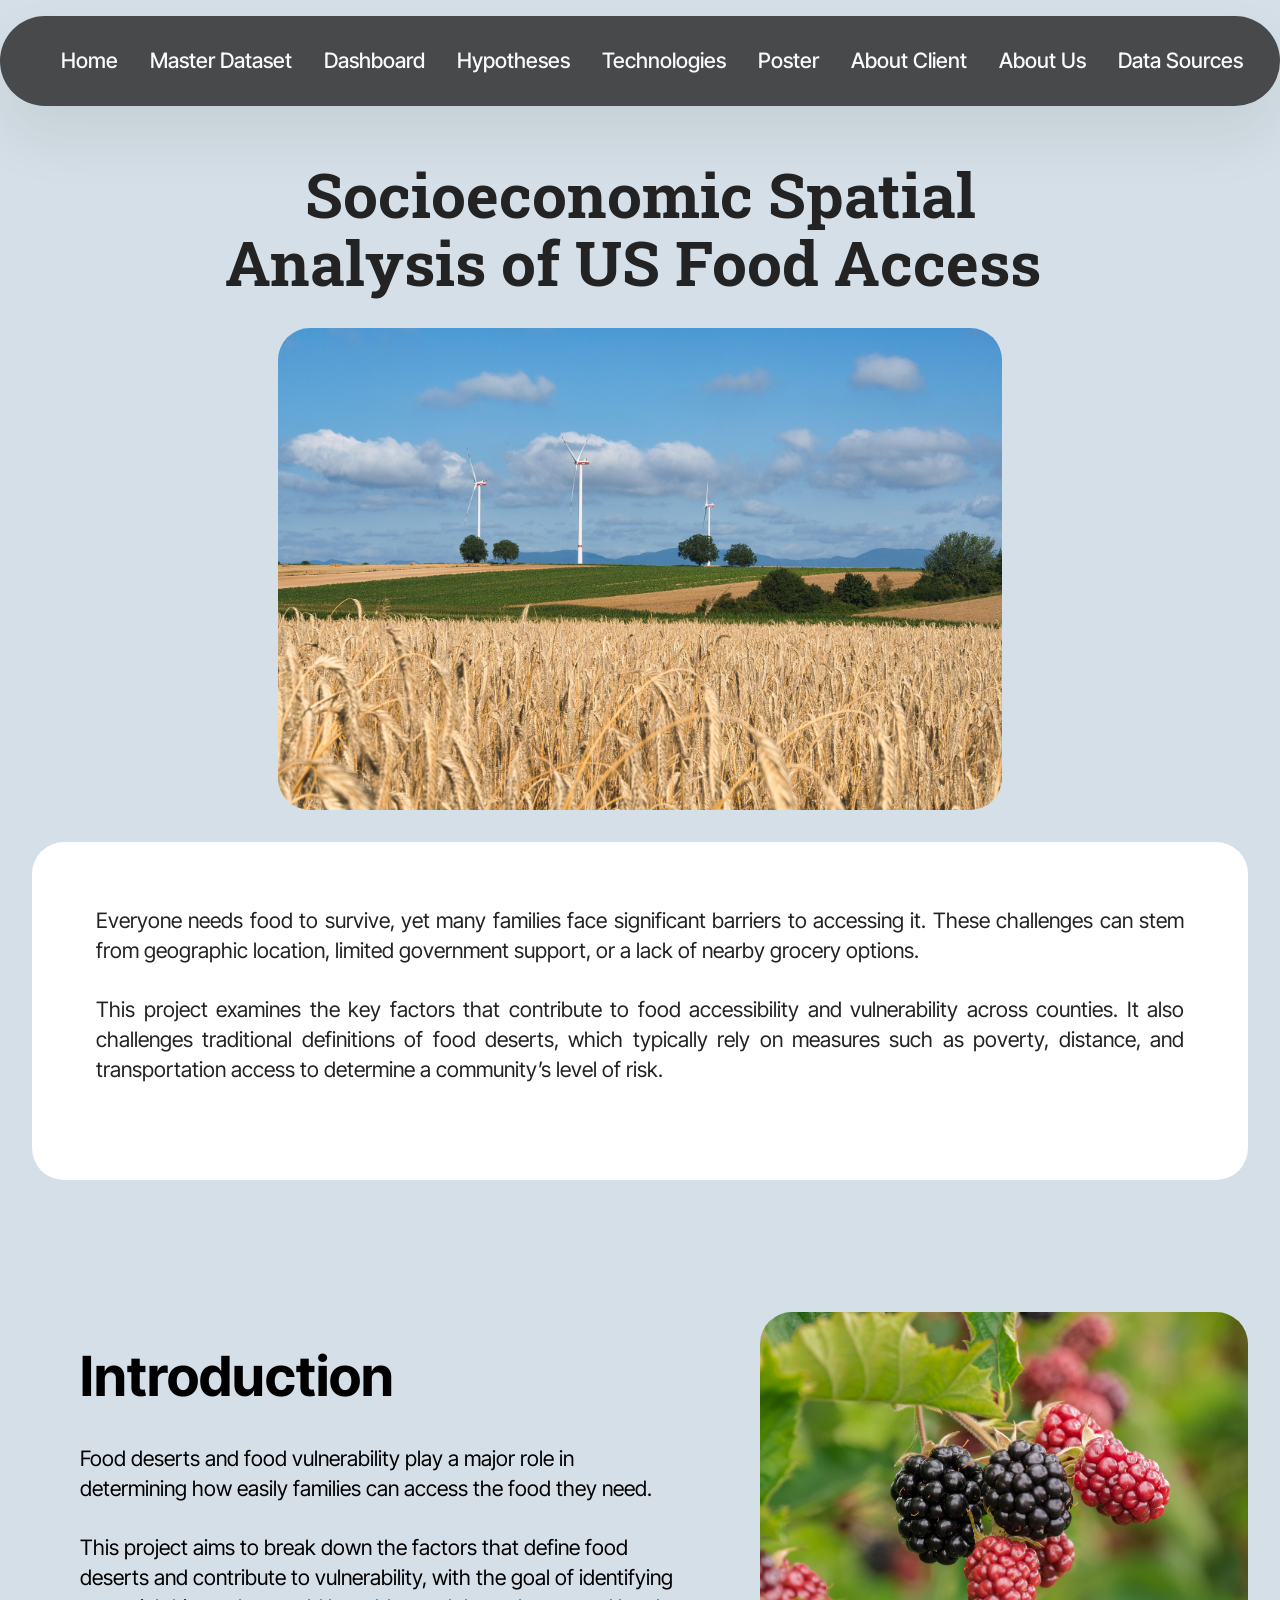
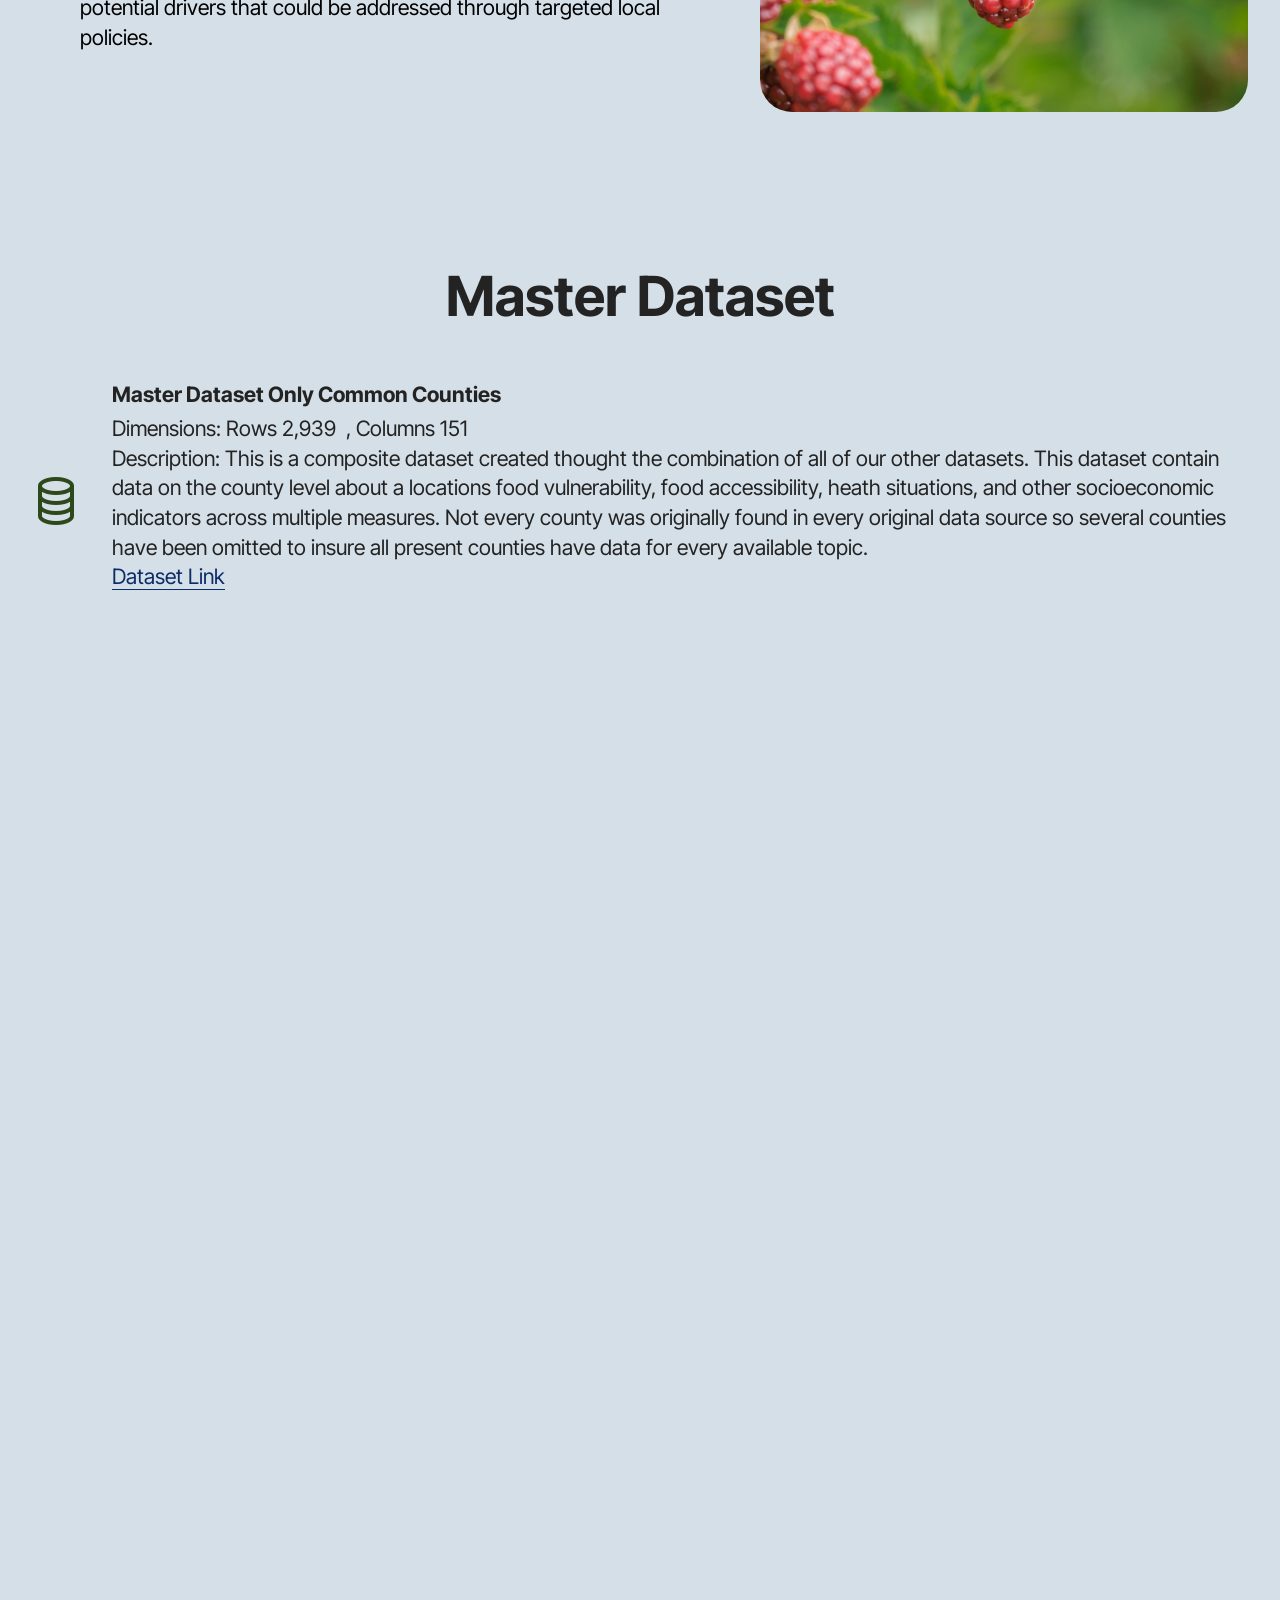
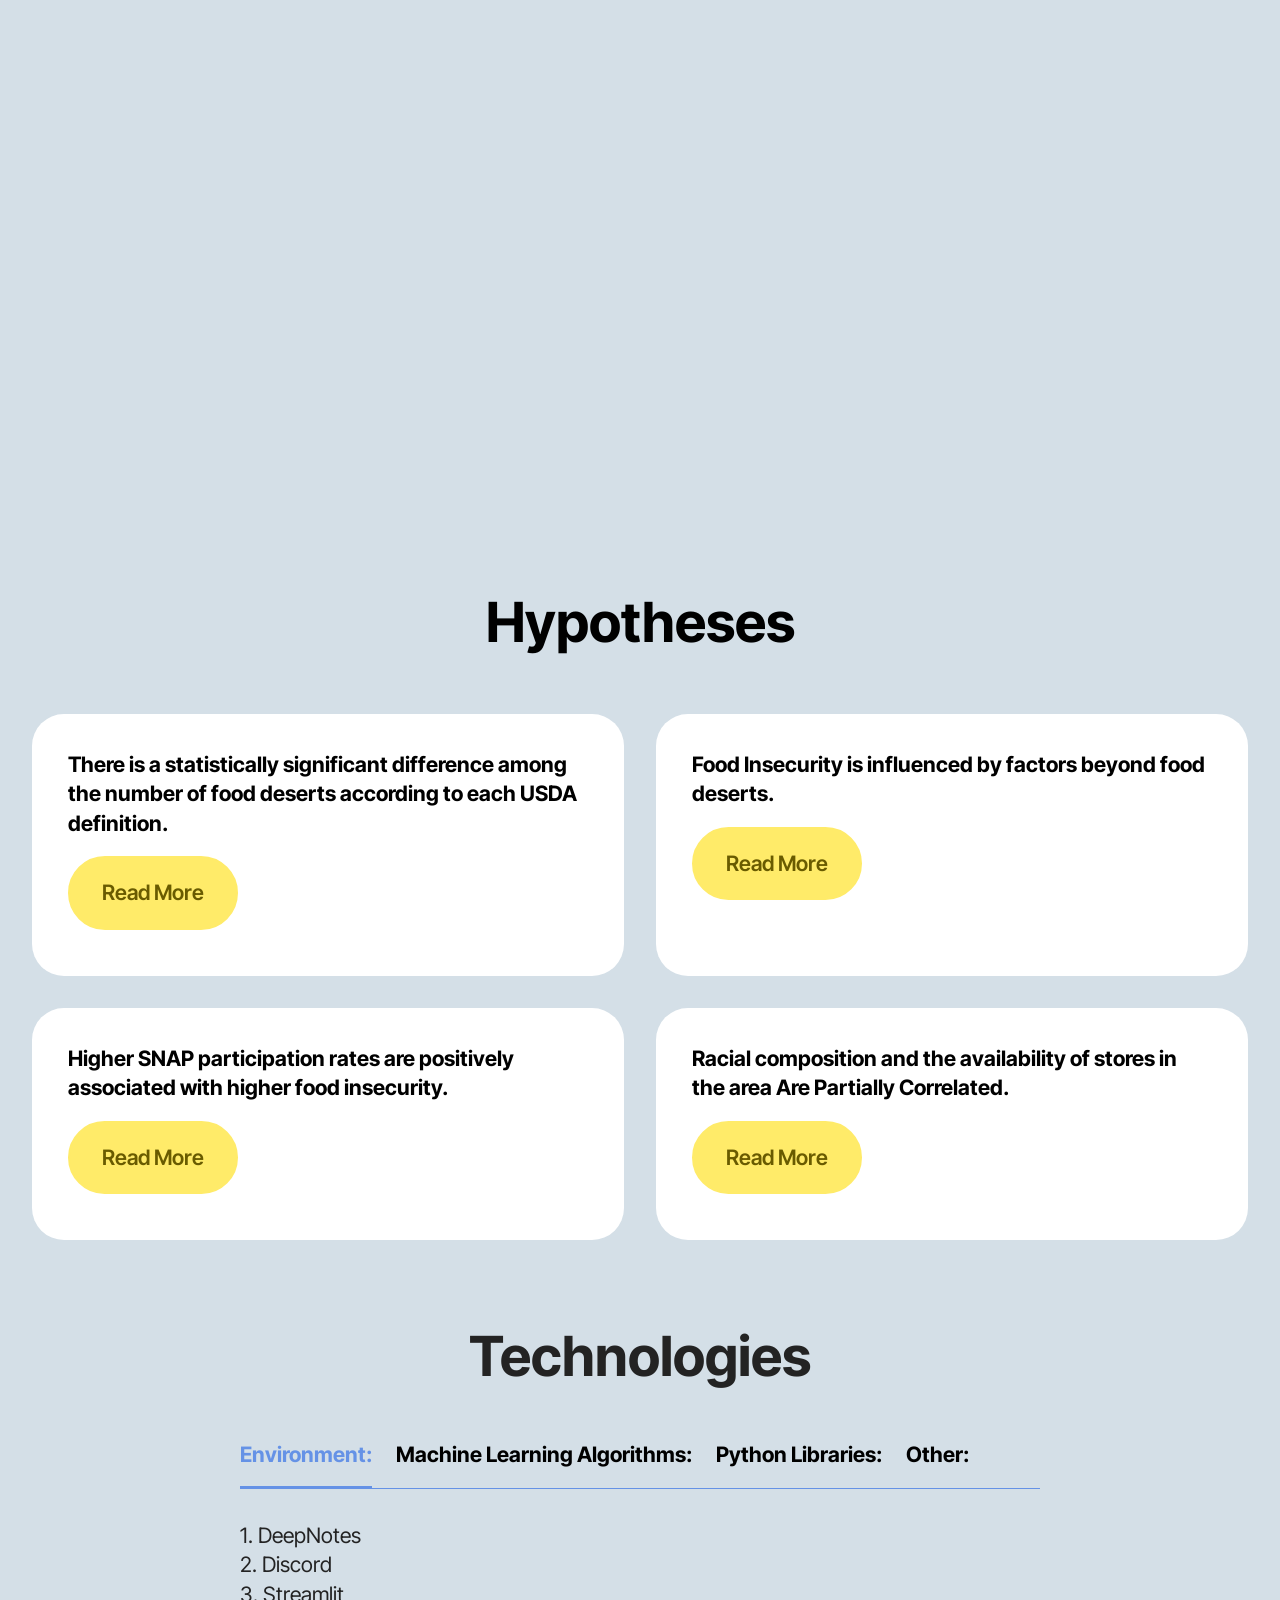
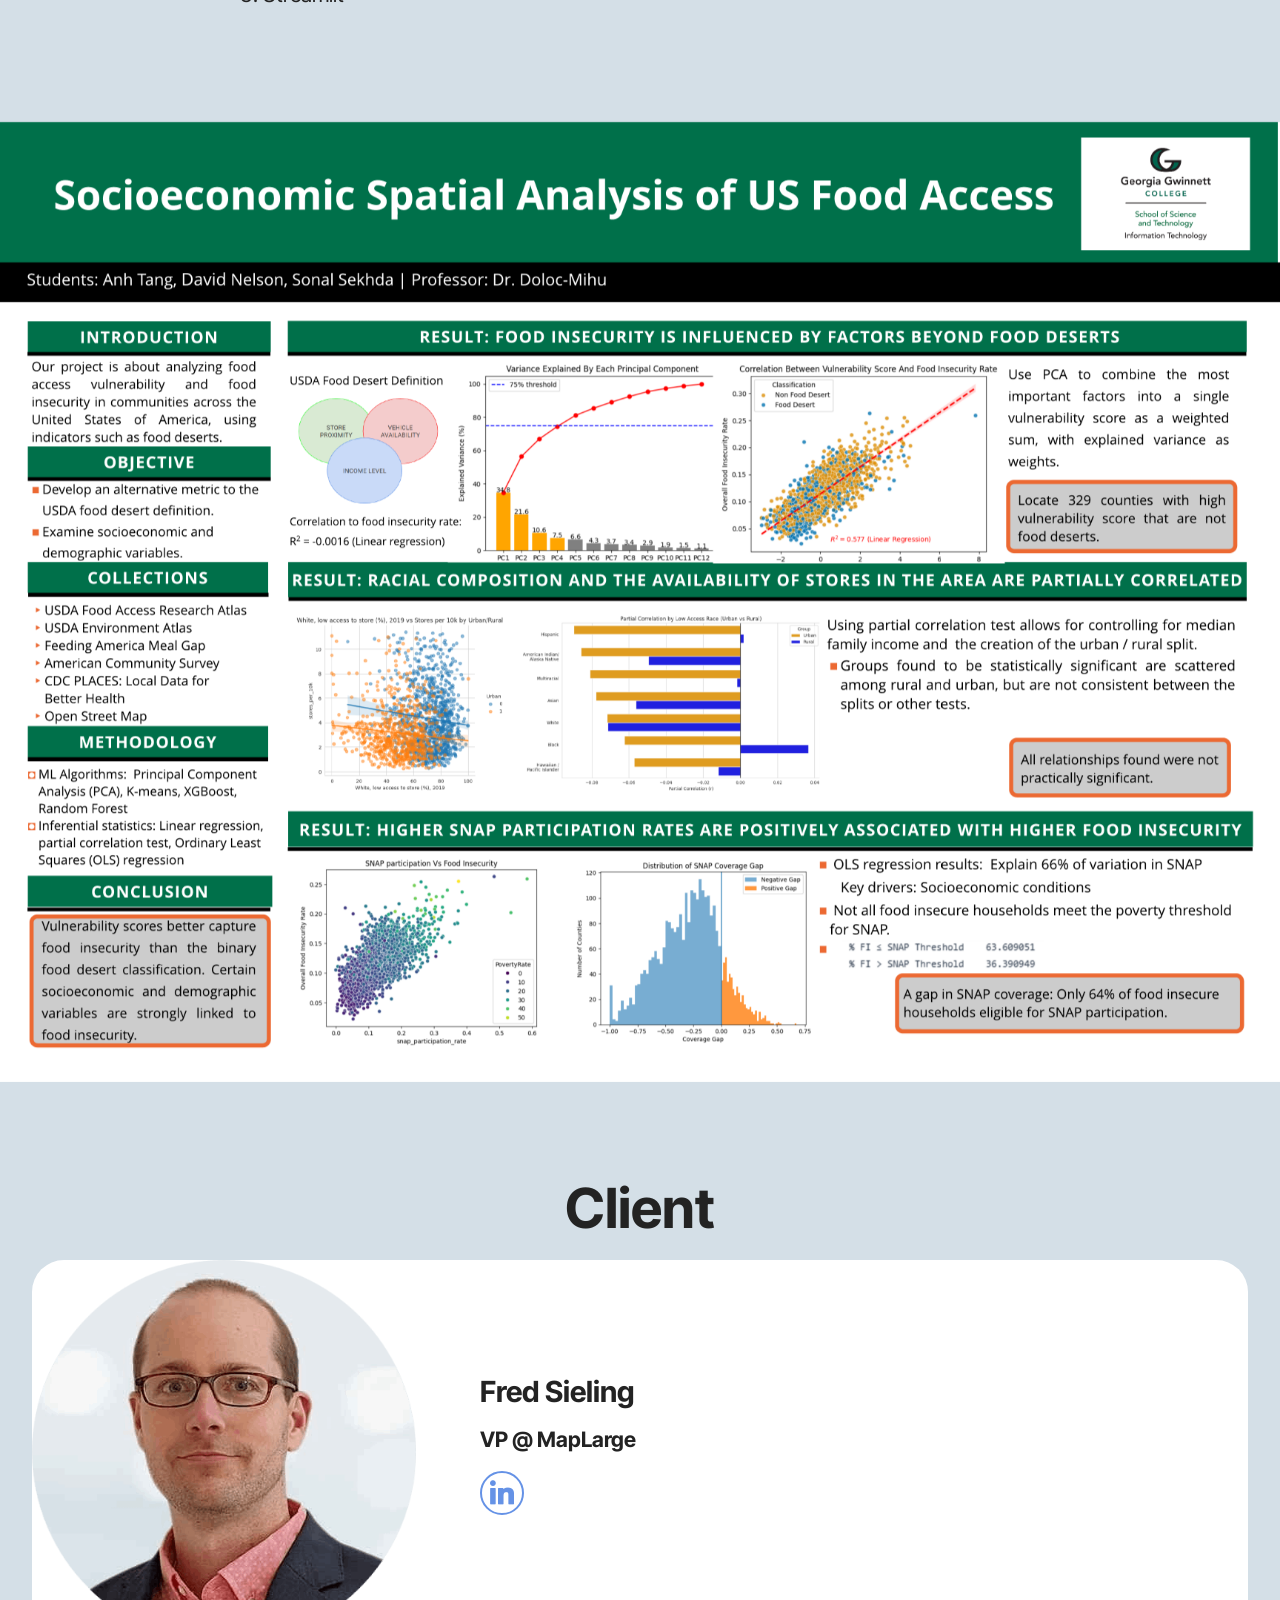
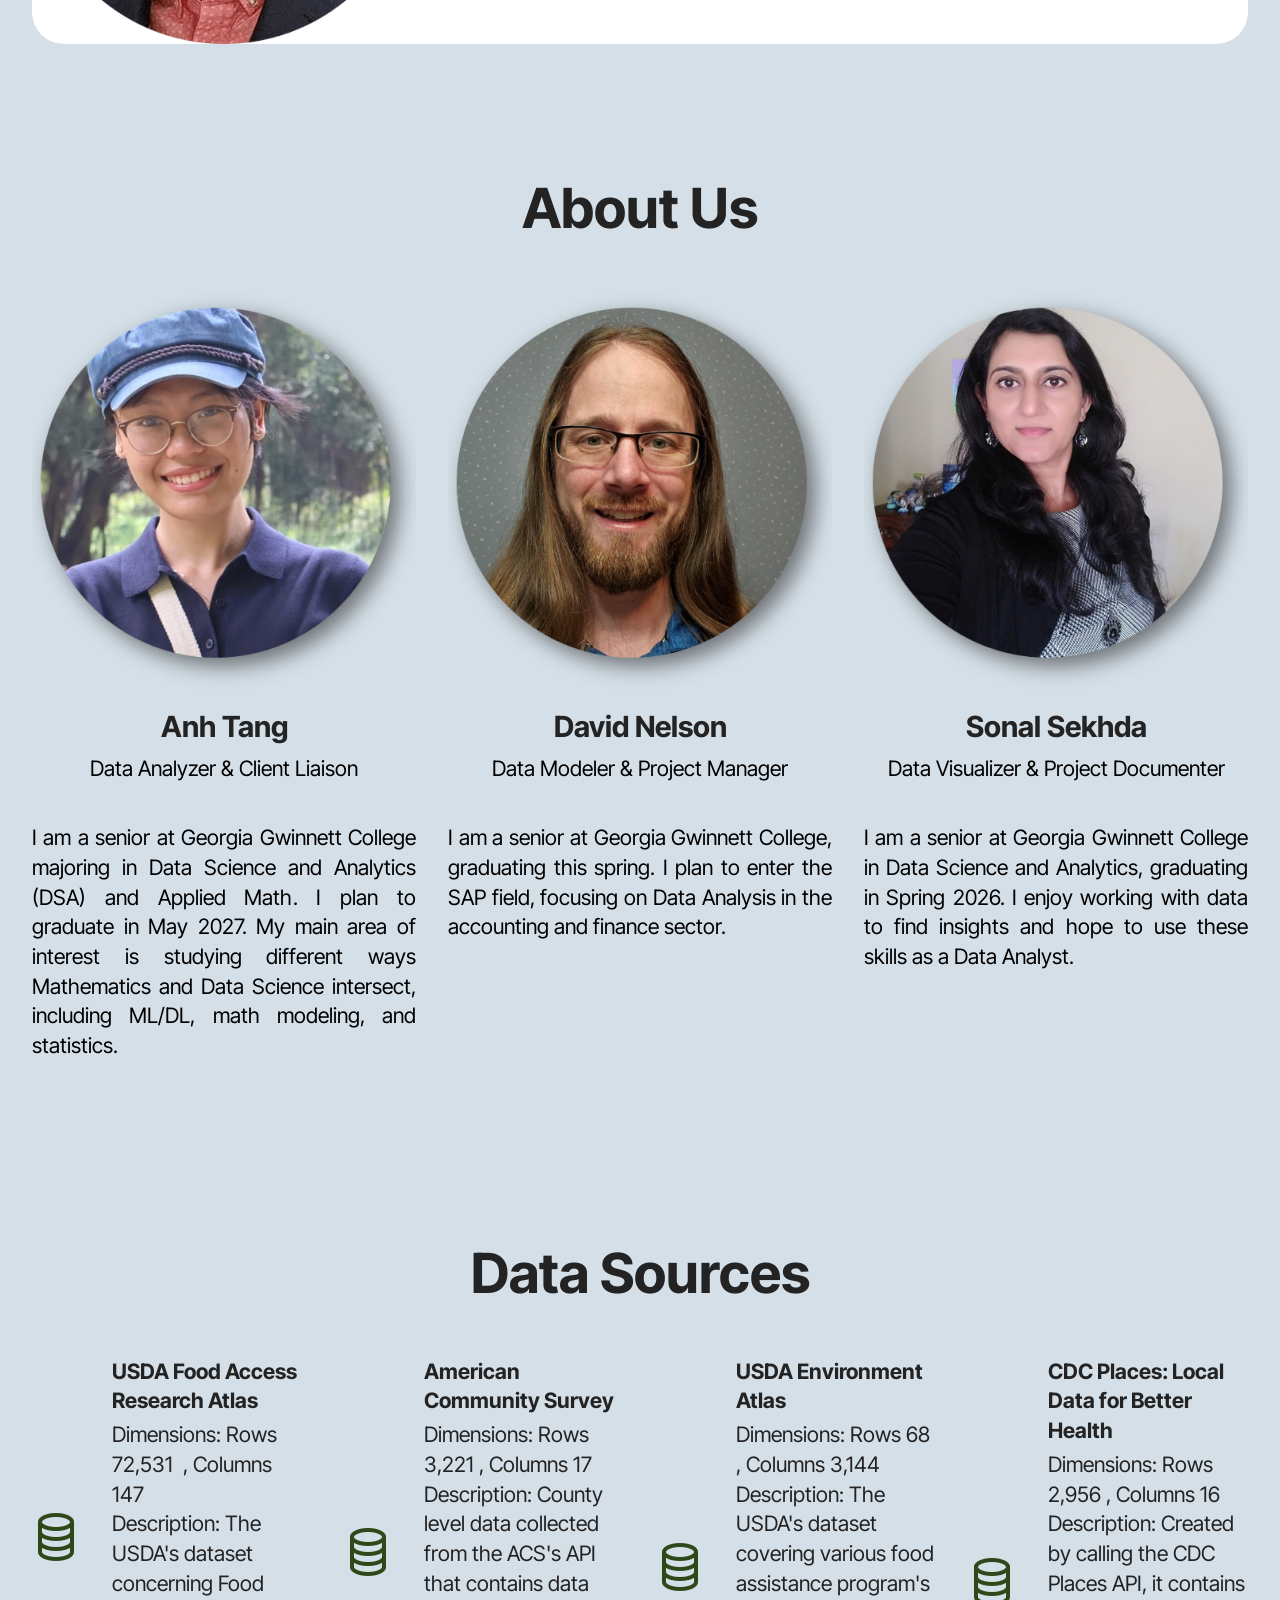
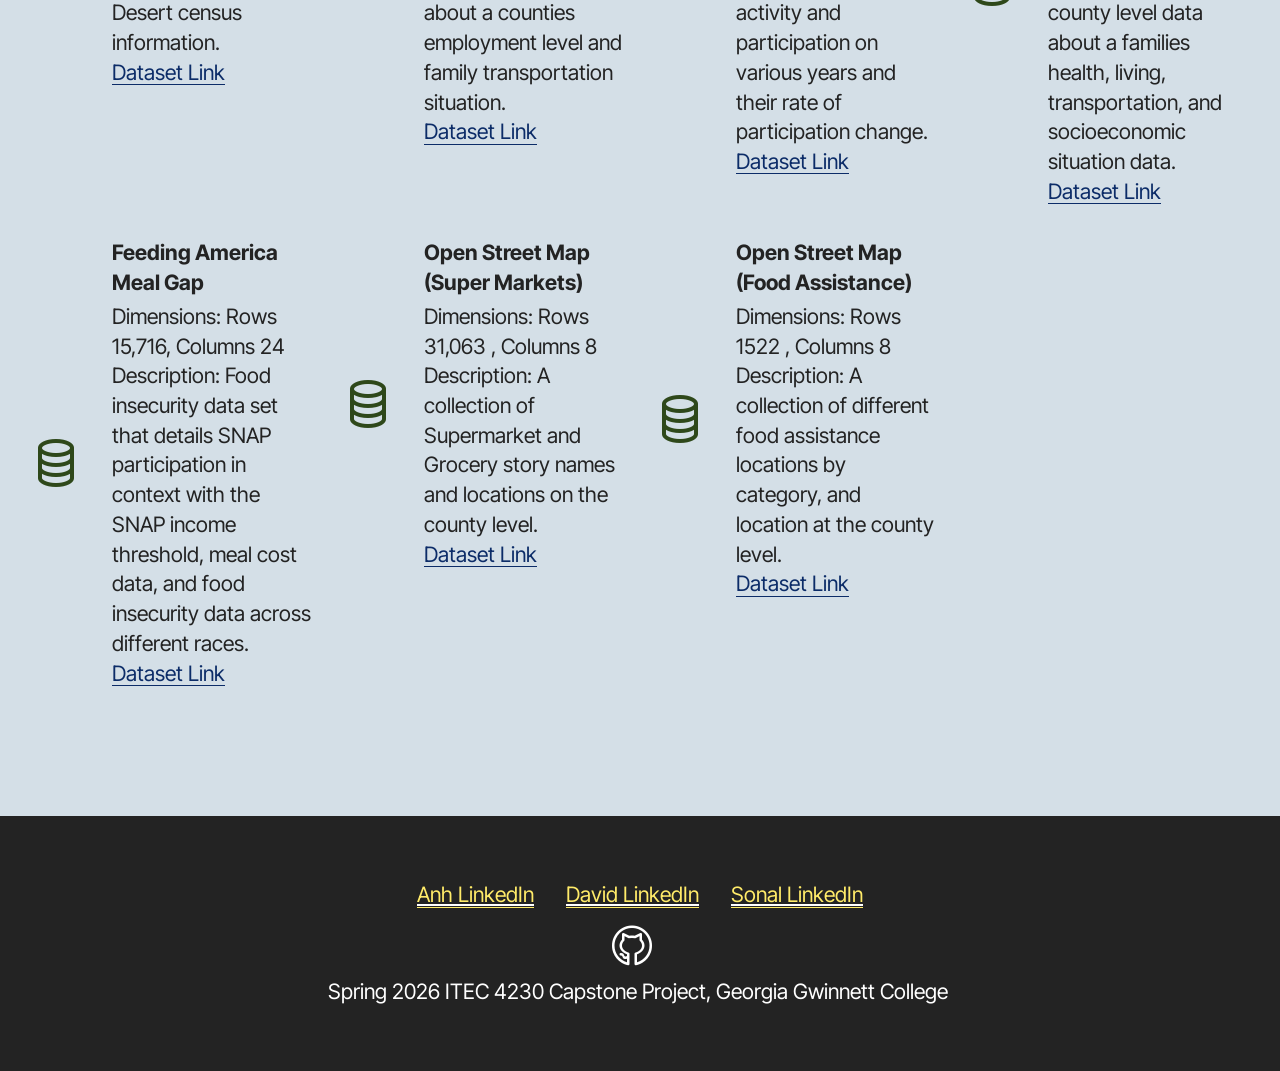
<file: index.html>
<!DOCTYPE html>
<html  >
<head>
  
  <meta charset="UTF-8">
  <meta http-equiv="X-UA-Compatible" content="IE=edge">
  
  <meta name="viewport" content="width=device-width, initial-scale=1, minimum-scale=1">
  <link rel="shortcut icon" href="assets/images/logo.png" type="image/x-icon">
  <meta name="description" content="">
  
  
  <title>Home</title>
  <link rel="stylesheet" href="assets/web/assets/mobirise-icons2/mobirise2.css">
  <link rel="stylesheet" href="assets/web/assets/mobirise-icons-bold/mobirise-icons-bold.css">
  <link rel="stylesheet" href="assets/bootstrap/css/bootstrap.min.css">
  <link rel="stylesheet" href="assets/animatecss/animate.css">
  <link rel="stylesheet" href="assets/dropdown/css/style.css">
  <link rel="stylesheet" href="assets/socicon/css/styles.css">
  <link rel="stylesheet" href="assets/theme/css/style.css">
  <link rel="preload" href="https://fonts.googleapis.com/css?family=Roboto+Slab:100,200,300,400,500,600,700,800,900&display=swap" as="style" onload="this.onload=null;this.rel='stylesheet'">
  <noscript><link rel="stylesheet" href="https://fonts.googleapis.com/css?family=Roboto+Slab:100,200,300,400,500,600,700,800,900&display=swap"></noscript>
  <link rel="preload" href="https://fonts.googleapis.com/css?family=Inter+Tight:100,200,300,400,500,600,700,800,900,100i,200i,300i,400i,500i,600i,700i,800i,900i&display=swap" as="style" onload="this.onload=null;this.rel='stylesheet'">
  <noscript><link rel="stylesheet" href="https://fonts.googleapis.com/css?family=Inter+Tight:100,200,300,400,500,600,700,800,900,100i,200i,300i,400i,500i,600i,700i,800i,900i&display=swap"></noscript>
  <link rel="preload" as="style" href="assets/mobirise/css/mbr-additional.css?v=1D4MXG"><link rel="stylesheet" href="assets/mobirise/css/mbr-additional.css?v=1D4MXG" type="text/css">

  
  
  
</head>
<body>
  
  <section data-bs-version="5.1" class="menu menu1 cid-vgHZ4jY2QE" once="menu" id="menu01-9">
	

	<nav class="navbar navbar-dropdown navbar-fixed-top navbar-expand-lg">
		<div class="container">
			<div class="navbar-brand">
				
				
			</div>
			<button class="navbar-toggler" type="button" data-toggle="collapse" data-bs-toggle="collapse" data-target="#navbarSupportedContent" data-bs-target="#navbarSupportedContent" aria-controls="navbarNavAltMarkup" aria-expanded="false" aria-label="Toggle navigation">
				<div class="hamburger">
					<span></span>
					<span></span>
					<span></span>
					<span></span>
				</div>
			</button>
			<div class="collapse navbar-collapse" id="navbarSupportedContent">
				<ul class="navbar-nav nav-dropdown nav-right navbar-nav-top-padding" data-app-modern-menu="true"><li class="nav-item">
						<a class="nav-link link text-white text-primary display-4" href="index.html#header10-1p">Home</a>
					</li>
					
					<li class="nav-item">
						<a class="nav-link link text-white text-primary display-4" href="index.html#social02-5b">Master Dataset</a>
					</li><li class="nav-item"><a class="nav-link link text-white text-primary display-4" href="index.html#custom-html-5j">Dashboard</a></li><li class="nav-item"><a class="nav-link link text-white text-primary display-4" href="index.html#features026-1x">Hypotheses</a></li><li class="nav-item"><a class="nav-link link text-white text-primary display-4" href="index.html#tabs1-18">Technologies</a></li><li class="nav-item"><a class="nav-link link text-white text-primary display-4" href="index.html#image04-1f">Poster</a></li><li class="nav-item">
						<a class="nav-link link text-white text-primary display-4" href="index.html#team2-4u" aria-expanded="false">About Client</a>
					</li><li class="nav-item"><a class="nav-link link text-white text-primary display-4" href="index.html#people03-k">About Us</a></li><li class="nav-item"><a class="nav-link link text-white text-primary display-4" href="index.html#social02-1k">Data Sources</a></li></ul>
				
				
			</div>
		</div>
	</nav>
</section>

<section data-bs-version="5.1" class="header10 cid-vgUjaOVuVR" id="header10-1p">

    

    
    

    <div class="align-center container-fluid">
        <div class="row justify-content-center">
            <div class="col-md-12 col-lg-9">
                <h1 class="mbr-section-title mbr-fonts-style mb-3 display-1"><strong>Socioeconomic Spatial Analysis of US Food Access&nbsp;</strong></h1>
                
                
                <div class="image-wrap mt-4">
                    <img src="assets/images/mbr-7.jpg" alt="" title="">
                </div>
            </div>
        </div>
    </div>
</section>

<section data-bs-version="5.1" class="header14 cid-vgZqYHCZOK" id="header14-2e">
	

	
	
	<div class="container">
		<div class="row justify-content-center">
			<div class="card col-12 col-md-12 col-lg-12">
				<div class="card-wrapper">
					<div class="card-box align-center">
						
						<p class="mbr-text mbr-fonts-style mb-4 display-7">Everyone needs food to survive, yet many families face significant barriers to accessing it. These challenges can stem from geographic location, limited government support, or a lack of nearby grocery options.<br><br>This project examines the key factors that contribute to food accessibility and vulnerability across counties. It also challenges traditional definitions of food deserts, which typically rely on measures such as poverty, distance, and transportation access to determine a community’s level of risk.</p>
						
					</div>
				</div>
			</div>
		</div>
	</div>
</section>

<section data-bs-version="5.1" class="start article05 cid-vgI6yWr86Y" id="article05-f">
  

  
  

  <div class="container">
    <div class="row justify-content-center align-items-center">
      <div class="col-12">
        <div class="card-wrapper">
          <div class="row">
            <div class="col-12 col-md-12 col-lg-5 image-wrapper">
              <img class="w-100" src="assets/images/mbr-9.jpg" alt="">
            </div>
            <div class="col-12 col-lg col-md-12">
              <div class="text-wrapper align-left">
                <h1 class="mbr-section-title mbr-fonts-style mb-4 display-2">
                  <strong>Introduction</strong></h1>
                <p class="mbr-text mbr-fonts-style mb-4 display-7">Food deserts and food vulnerability play a major role in determining how easily families can access the food they need.<br><br>This project aims to break down the factors that define food deserts and contribute to vulnerability, with the goal of identifying potential drivers that could be addressed through targeted local policies.<br>
                </p>
                
              </div>
            </div>
          </div>
        </div>
      </div>
    </div>
  </div>
</section>

<section data-bs-version="5.1" class="social02 cid-vhRPvIqbJY" id="social02-5b">
	

	
	
	<div class="container">
		<div class="row justify-content-center">
			<div class="col-12 content-head">
				<div class="mb-5">
					<h5 class="mbr-section-title mbr-fonts-style align-center mb-0 display-2">
						<strong>Master Dataset</strong></h5>
					
				</div>
			</div>
		</div>
		<div class="row">
			<div class="item features-without-image col-12 col-md-6 col-lg-12 active">
				<div class="item-wrapper">
					<span class="mbr-iconfont m-auto mobi-mbri-database mobi-mbri"></span>
					<div class="card-box">
						<h4 class="card-title mbr-fonts-style mb-1 display-7">
							<strong>Master Dataset Only Common Counties</strong></h4>
						<h5 class="card-text mbr-fonts-style display-7">Dimensions: Rows 2,939&nbsp; , Columns 151&nbsp;<br>Description: This is a composite dataset created thought the combination of all of our other datasets. This dataset contain data on the county level about a locations food vulnerability, food accessibility, heath situations, and other socioeconomic indicators across multiple measures. Not every county was originally found in every original data source so several counties have been omitted to insure all present counties have data for every available topic.&nbsp;<br><a href="https://github.com/GGC-DSA/SSA-Food/blob/main/code/master_dataset_only_common_counties.csv" class="text-danger">Dataset Link</a>&nbsp;<br><br></h5>
					</div>
				</div>
			</div>
			
			
			
			
			
		</div>
	</div>
</section>

<div id="custom-html-5j"><div class="dashboard-wrapper">
  <div class="dashboard-inner">
    <iframe src="https://food-analysis-btuv6yshbzhlzrejuwccwe.streamlit.app/?embed=true">
    </iframe>
  </div>
</div></div>

<section data-bs-version="5.1" class="features026 cid-vgUkQR6ysO" id="features026-1x">
	

	
	
	<div class="container">
		<div class="row mb-5 justify-content-center">
			<div class="col-12 mb-0 content-head">
				<h3 class="mbr-section-title mbr-fonts-style align-center display-2">
					<strong>Hypotheses</strong>
				</h3>
				
			</div>
		</div>
		<div class="row">
			<div class="item features-without-image col-12 col-md-6 col-lg-6 item-mb">
				<div class="item-wrapper">
					<div class="card-box align-left">
						
						<h5 class="card-title mbr-fonts-style display-7"><strong>There is a statistically significant difference among the number of food deserts according to each USDA definition.</strong></h5>
						
						
						<div class="mbr-section-btn mt-auto"><a class="btn btn-lg btn-primary display-7" href="page4.html#header6-3s">Read More</a></div>
					</div>
				</div>
			</div>
			<div class="item features-without-image col-12 col-md-6 col-lg-6 item-mb">
				<div class="item-wrapper">
					<div class="card-box align-left">
						
						<h5 class="card-title mbr-fonts-style display-7"><strong>Food Insecurity is influenced by factors beyond food deserts.</strong></h5>
						
						
						<div class="mbr-section-btn mt-auto"><a class="btn btn-lg btn-primary display-7" href="page3.html#header13-3a">Read More</a></div>
					</div>
				</div>
			</div>
			<div class="item features-without-image col-12 col-md-6 col-lg-6 item-mb">
				<div class="item-wrapper">
					<div class="card-box align-left">
						
						<h5 class="card-title mbr-fonts-style display-7"><strong>Higher SNAP participation rates are positively associated with higher food insecurity.</strong></h5>
						
						
						<div class="mbr-section-btn mt-auto"><a class="btn btn-lg btn-primary display-7" href="page2.html#header09-3d">Read More</a></div>
					</div>
				</div>
			</div>
			<div class="item features-without-image col-12 col-md-6 col-lg-6 item-mb">
				<div class="item-wrapper">
					<div class="card-box align-left">
						
						<h5 class="card-title mbr-fonts-style display-7"><strong>Racial composition and the availability of stores in the area Are Partially Correlated.</strong></h5>
						
						
						<div class="mbr-section-btn mt-auto"><a class="btn btn-lg btn-primary display-7" href="page1.html#article04-1i">Read More</a></div>
					</div>
				</div>
			</div>
		</div>
	</div>
</section>

<section data-bs-version="5.1" class="tabs content18 cid-vgT50v0sKL" id="tabs1-18">

    

    
    
    <div class="container">
        <div class="row justify-content-center">
            <div class="col-12 col-md-8">
                <h3 class="mbr-section-title mb-0 mbr-fonts-style display-2">
                    <strong>Technologies</strong></h3>
                
            </div>
        </div>
        <div class="row justify-content-center mt-4">
            <div class="col-12 col-md-8">
                <ul class="nav nav-tabs mb-4" role="tablist">
                    <li class="nav-item first mbr-fonts-style"><a class="nav-link mbr-fonts-style show active display-7" role="tab" data-toggle="tab" data-bs-toggle="tab" href="#tabs1-18_tab0" aria-selected="true"><strong>Environment:</strong></a></li>
                    <li class="nav-item"><a class="nav-link mbr-fonts-style active display-7" role="tab" data-toggle="tab" data-bs-toggle="tab" href="#tabs1-18_tab1" aria-selected="true"><strong>Machine Learning Algorithms:</strong></a></li>
                    <li class="nav-item"><a class="nav-link mbr-fonts-style active display-7" role="tab" data-toggle="tab" data-bs-toggle="tab" href="#tabs1-18_tab2" aria-selected="true"><strong>Python Libraries:</strong></a></li>
                    <li class="nav-item"><a class="nav-link mbr-fonts-style active display-7" role="tab" data-toggle="tab" data-bs-toggle="tab" href="#tabs1-18_tab3" aria-selected="true"><strong>Other:</strong></a></li>
                    
                    
                </ul>
                <div class="tab-content">
                    <div id="tab1" class="tab-pane in active" role="tabpanel">
                        <div class="row">
                            <div class="col-md-12">
                                <p class="mbr-text mbr-fonts-style display-7">1. DeepNotes
<br>2. Discord
<br>3. Streamlit</p>
                            </div>
                        </div>
                    </div>
                    <div id="tab2" class="tab-pane" role="tabpanel">
                        <div class="row">
                            <div class="col-md-12">
                                <p class="mbr-text mbr-fonts-style display-7">1. Principle Component Analysis
<br>2. Linear Regression
<br>3. KMeans
<br>4. XGBoost
<br>5. Random Forest
<br>6. Gradient Boosting</p>
                            </div>
                        </div>
                    </div>
                    <div id="tab3" class="tab-pane" role="tabpanel">
                        <div class="row">
                            <div class="col-md-12">
                                <p class="mbr-text mbr-fonts-style display-7">1. Scipy
<br>2. SKLearn
<br>3. Matplotlib
<br>4. SeaBorn
<br>5. Plotly</p>
                            </div>
                        </div>
                    </div>
                    <div id="tab4" class="tab-pane" role="tabpanel">
                        <div class="row">
                            <div class="col-md-12">
                                <p class="mbr-text mbr-fonts-style display-7">1. Google Slides
<br>2. APIs
<br>3. Python
<br>4. Markdown</p>
                            </div>
                        </div>
                    </div>
                    
                    
                </div>
            </div>
        </div>
    </div>
</section>

<section data-bs-version="5.1" class="image03 cid-vgTiqw8buE" id="image04-1f">
    

    <div class="image-block m-auto">
        <img src="assets/images/research.png" alt="">
        
    </div>
</section>

<section data-bs-version="5.1" class="article11 cid-vhyDPUov5L" id="article11-4t">
    

    
    
    <div class="container">
        <div class="row justify-content-center">
            <div class="title col-md-12 col-lg-10">
                <h3 class="mbr-section-title mbr-fonts-style align-center mt-0 mb-0 display-2">
                <strong>Client</strong></h3>
                
                
            </div>
        </div>
    </div>
</section>

<section data-bs-version="5.1" class="team2 cid-vhyEeDlwgU" xmlns="http://www.w3.org/1999/html" id="team2-4u">
    

    
    
    <div class="container">
        <div class="item features-image">
            <div class="item-wrapper">
                <div class="row align-items-center">
                    <div class="col-12 col-md-4">
                        <div class="image-wrapper">
                            <img src="assets/images/picture9-472x472.png" alt="">
                        </div>
                    </div>
                    <div class="col-12 col-md">
                        <div class="card-box">
                            <h5 class="card-title mbr-fonts-style m-0 mb-3 display-5">
                                <strong>Fred Sieling</strong></h5>
                            <h6 class="card-subtitle mbr-fonts-style mb-3 display-4">
                                <strong>VP @ MapLarge</strong></h6>
                            
                            <div class="social-row display-7">
                                <div class="soc-item">
                                    <a href="https://www.linkedin.com/in/fredsieling/" target="_blank">
                                        <span class="mbr-iconfont socicon-linkedin socicon"></span>
                                    </a>
                                </div>
                                
                                
                                
                                
                            </div>
                        </div>
                    </div>
                </div>
            </div>
        </div>
        
        
    </div>
</section>

<section data-bs-version="5.1" class="people03 cid-vgI9QtdBQG" id="people03-k">
	
	
	<div class="container">
		<div class="row justify-content-center">
			<div class="col-12 content-head">
				<div class="mbr-section-head mb-5">
					<h4 class="mbr-section-title mbr-fonts-style align-center mb-0 display-2">
						<strong>About Us</strong></h4>
					
				</div>
			</div>
		</div>
		<div class="row">
			<div class="item features-image col-12 col-md-6 col-lg-4">
				<div class="item-wrapper">
					<div class="item-img mb-3">
						<img src="assets/images/anh.png" alt="Anh Tang" title="">
					</div>
					<div class="item-content align-left">
						<h5 class="item-title mbr-fonts-style display-5"><strong>Anh Tang</strong></h5>
						<h6 class="item-subtitle mbr-fonts-style mb-3 display-7">Data Analyzer &amp; Client Liaison<br><br></h6>
						<p class="mbr-text mbr-fonts-style mt-3 display-7"> I am a senior at Georgia Gwinnett College majoring in Data Science and Analytics (DSA) and Applied Math. I plan to graduate in May 2027. My main area of interest is studying different ways Mathematics and Data Science intersect, including ML/DL, math modeling, and statistics.</p>
					</div>
					
				</div>
			</div>
			<div class="item features-image col-12 col-md-6 col-lg-4">
				<div class="item-wrapper">
					<div class="item-img mb-3">
						<img src="assets/images/david.png" alt="David Nelson" title="">
					</div>
					<div class="item-content align-left">
						<h5 class="item-title mbr-fonts-style display-5"><strong>David Nelson</strong></h5>
						<h6 class="item-subtitle mbr-fonts-style mb-3 display-7">Data Modeler &amp; Project Manager<br><br></h6>
						<p class="mbr-text mbr-fonts-style mt-3 display-7">I am a senior at Georgia Gwinnett College, graduating this spring. I plan to enter the SAP field, focusing on Data Analysis in the accounting and finance sector. </p>
					</div>
					
				</div>
			</div>
			<div class="item features-image col-12 col-md-6 col-lg-4">
				<div class="item-wrapper">
					<div class="item-img mb-3">
						<img src="assets/images/sonel.png" alt="Sonal Sekhda" title="">
					</div>
					<div class="item-content align-left">
						<h5 class="item-title mbr-fonts-style display-5"><strong>Sonal Sekhda</strong></h5>
						<h6 class="item-subtitle mbr-fonts-style mb-3 display-7">Data Visualizer &amp; Project Documenter<br><br></h6>
						<p class="mbr-text mbr-fonts-style mt-3 display-7">I am a senior at Georgia Gwinnett College in Data Science and Analytics, graduating in Spring 2026. I enjoy working with data to find insights and hope to use these skills as a Data Analyst.<br>
						</p>
					</div>
					
				</div>
			</div>
		</div>
	</div>
</section>

<section data-bs-version="5.1" class="social02 cid-vgUd14wXmh" id="social02-1k">
	

	
	
	<div class="container-fluid">
		<div class="row justify-content-center">
			<div class="col-12 content-head">
				<div class="mb-5">
					<h5 class="mbr-section-title mbr-fonts-style align-center mb-0 display-2">
						<strong>Data Sources</strong></h5>
					
				</div>
			</div>
		</div>
		<div class="row">
			<div class="item features-without-image col-12 col-md-6 col-lg-3 active">
				<div class="item-wrapper">
					<span class="mbr-iconfont m-auto mobi-mbri-database mobi-mbri"></span>
					<div class="card-box">
						<h4 class="card-title mbr-fonts-style mb-1 display-7">
							<strong>USDA Food Access Research Atlas</strong></h4>
						<h5 class="card-text mbr-fonts-style display-7">Dimensions: Rows 72,531&nbsp; , Columns 147&nbsp;<br>Description: The USDA's dataset concerning Food Desert census information.&nbsp;<br><a href="https://www.ers.usda.gov/data-products/food-access-research-atlas" class="text-danger">Dataset Link</a>&nbsp;<br><br></h5>
					</div>
				</div>
			</div>
			<div class="item features-without-image col-12 col-md-6 col-lg-3">
				<div class="item-wrapper">
					<span class="mbr-iconfont m-auto mobi-mbri-database mobi-mbri"></span>
					<div class="card-box">
						<h4 class="card-title mbr-fonts-style mb-1 display-7">
							<strong>American Community Survey</strong></h4>
						<h5 class="card-text mbr-fonts-style display-7">
							Dimensions: Rows 3,221 , Columns 17<div>Description: County level data collected from the ACS's API that contains data about a counties employment level and family transportation situation.&nbsp;<br><a href="https://www.census.gov/programs-surveys/acs.html" class="text-danger">Dataset Link</a></div></h5>
					</div>
				</div>
			</div>
			<div class="item features-without-image col-12 col-md-6 col-lg-3">
				<div class="item-wrapper">
					<span class="mbr-iconfont m-auto mobi-mbri-database mobi-mbri"></span>
					<div class="card-box">
						<h4 class="card-title mbr-fonts-style mb-1 display-7">
							<strong>USDA Environment Atlas</strong></h4>
						<h5 class="card-text mbr-fonts-style display-7">
							Dimensions: Rows 68 , Columns 3,144<div>Description: The USDA's dataset covering various food assistance program's activity and participation on various years and their rate of participation change.<br><a href="https://www.ers.usda.gov/data-products/food-environment-atlas" class="text-danger">Dataset Link</a></div></h5>
					</div>
				</div>
			</div>
			<div class="item features-without-image col-12 col-md-6 col-lg-3">
				<div class="item-wrapper">
					<span class="mbr-iconfont m-auto mobi-mbri-database mobi-mbri"></span>
					<div class="card-box">
						<h4 class="card-title mbr-fonts-style mb-1 display-7">
							<strong>CDC Places: Local Data for Better Health</strong></h4>
						<h5 class="card-text mbr-fonts-style display-7">
							Dimensions: Rows 2,956 , Columns 16<div>Description: Created by calling the CDC Places API, it contains county level data about a families health, living, transportation, and socioeconomic situation data.&nbsp;<br><a href="https://www.cdc.gov/places/index.html" class="text-danger">Dataset Link</a></div></h5>
					</div>
				</div>
			</div>
			<div class="item features-without-image col-12 col-md-6 col-lg-3">
				<div class="item-wrapper">
					<span class="mbr-iconfont m-auto mobi-mbri-database mobi-mbri"></span>
					<div class="card-box">
						<h4 class="card-title mbr-fonts-style mb-1 display-7">
							<strong>Feeding America Meal Gap</strong></h4>
						<h5 class="card-text mbr-fonts-style display-7">
							Dimensions: Rows 15,716, Columns 24<div>Description: Food insecurity data set that details SNAP participation in context with the SNAP income threshold, meal cost data, and food insecurity data across different races.&nbsp;<br><a href="https://map.feedingamerica.org/" class="text-danger">Dataset Link</a></div></h5>
					</div>
				</div>
			</div><div class="item features-without-image col-12 col-md-6 col-lg-3">
				<div class="item-wrapper">
					<span class="mbr-iconfont m-auto mobi-mbri-database mobi-mbri"></span>
					<div class="card-box">
						<h4 class="card-title mbr-fonts-style mb-1 display-7">
							<strong>Open Street Map (Super Markets)</strong></h4>
						<h5 class="card-text mbr-fonts-style display-7">
							Dimensions: Rows 31,063 , Columns 8<div>Description: A collection of Supermarket and Grocery story names and locations on the county level.&nbsp;<a href="https://www.openstreetmap.org/#map=13/45.11079/-93.09557&layers=VNDG" class="text-primary"><br></a><a href="https://www.openstreetmap.org/#map=13/45.11079/-93.09557&layers=VNDG" class="text-danger">Dataset Link</a></div></h5>
					</div>
				</div>
			</div><div class="item features-without-image col-12 col-md-6 col-lg-3">
				<div class="item-wrapper">
					<span class="mbr-iconfont m-auto mobi-mbri-database mobi-mbri"></span>
					<div class="card-box">
						<h4 class="card-title mbr-fonts-style mb-1 display-7">
							<strong>Open Street Map (Food Assistance)</strong></h4>
						<h5 class="card-text mbr-fonts-style display-7">
							Dimensions: Rows 1522 , Columns 8<div>Description: A collection of different food assistance locations by category, and location at the county level.&nbsp;<a href="https://www.openstreetmap.org/#map=13/45.11079/-93.09557&layers=VNDG" class="text-primary"><br></a><a href="https://www.openstreetmap.org/#map=13/45.11079/-93.09557&layers=VNDG" class="text-danger">Dataset Link</a></div></h5>
					</div>
				</div>
			</div>
			
		</div>
	</div>
</section>

<section data-bs-version="5.1" class="footer3 cid-vgT35dvvEi" once="footers" id="footer3-17">

    

    

    <div class="container">
        <div class="media-container-row align-center mbr-white">
            <div class="row row-links">
                <ul class="foot-menu">
                    
                    
                    
                    
                    
                <li class="foot-menu-item mbr-fonts-style display-7"><u><a href="https://www.linkedin.com/in/anh-tang-50a4a32ba/" class="text-primary">Anh LinkedIn</a></u></li><li class="foot-menu-item mbr-fonts-style display-7"><u><a href="https://www.linkedin.com/in/david-nelson-43a820298/" class="text-primary">David LinkedIn</a></u></li><li class="foot-menu-item mbr-fonts-style display-7"><u><a href="https://www.linkedin.com/in/sonal-sekhda-14427a347/" class="text-primary">Sonal LinkedIn</a></u></li></ul>
            </div>
            <div class="row social-row">
                <div class="social-list align-right pb-2">
                    
                    
                    
                    
                    
                    
                <div class="soc-item">
                        <a href="https://github.com/GGC-DSA/SSA-Food" target="_blank">
                            <span class="mbr-iconfont mbr-iconfont-social mbrib-github" style="font-size: 40px;"></span>
                        </a>
                    </div></div>
            </div>
            <div class="row row-copirayt">
                <p class="mbr-text mb-0 mbr-fonts-style mbr-white align-center display-7">
                    Spring 2026 ITEC 4230 Capstone Project, Georgia Gwinnett College&nbsp;</p>
            </div>
        </div>
    </div>
</section>


<script src="assets/bootstrap/js/bootstrap.bundle.min.js"></script>
  <script src="assets/smoothscroll/smooth-scroll.js"></script>
  <script src="assets/ytplayer/index.js"></script>
  <script src="assets/dropdown/js/navbar-dropdown.js"></script>
  <script src="assets/mbr-tabs/mbr-tabs.js"></script>
  <script src="assets/theme/js/script.js"></script>
  
  
  
 <div id="scrollToTop" class="scrollToTop mbr-arrow-up"><a style="text-align: center;"><i class="mbr-arrow-up-icon mbr-arrow-up-icon-cm cm-icon cm-icon-smallarrow-up"></i></a></div>
    <input name="animation" type="hidden">
  </body>
</html>
</file>
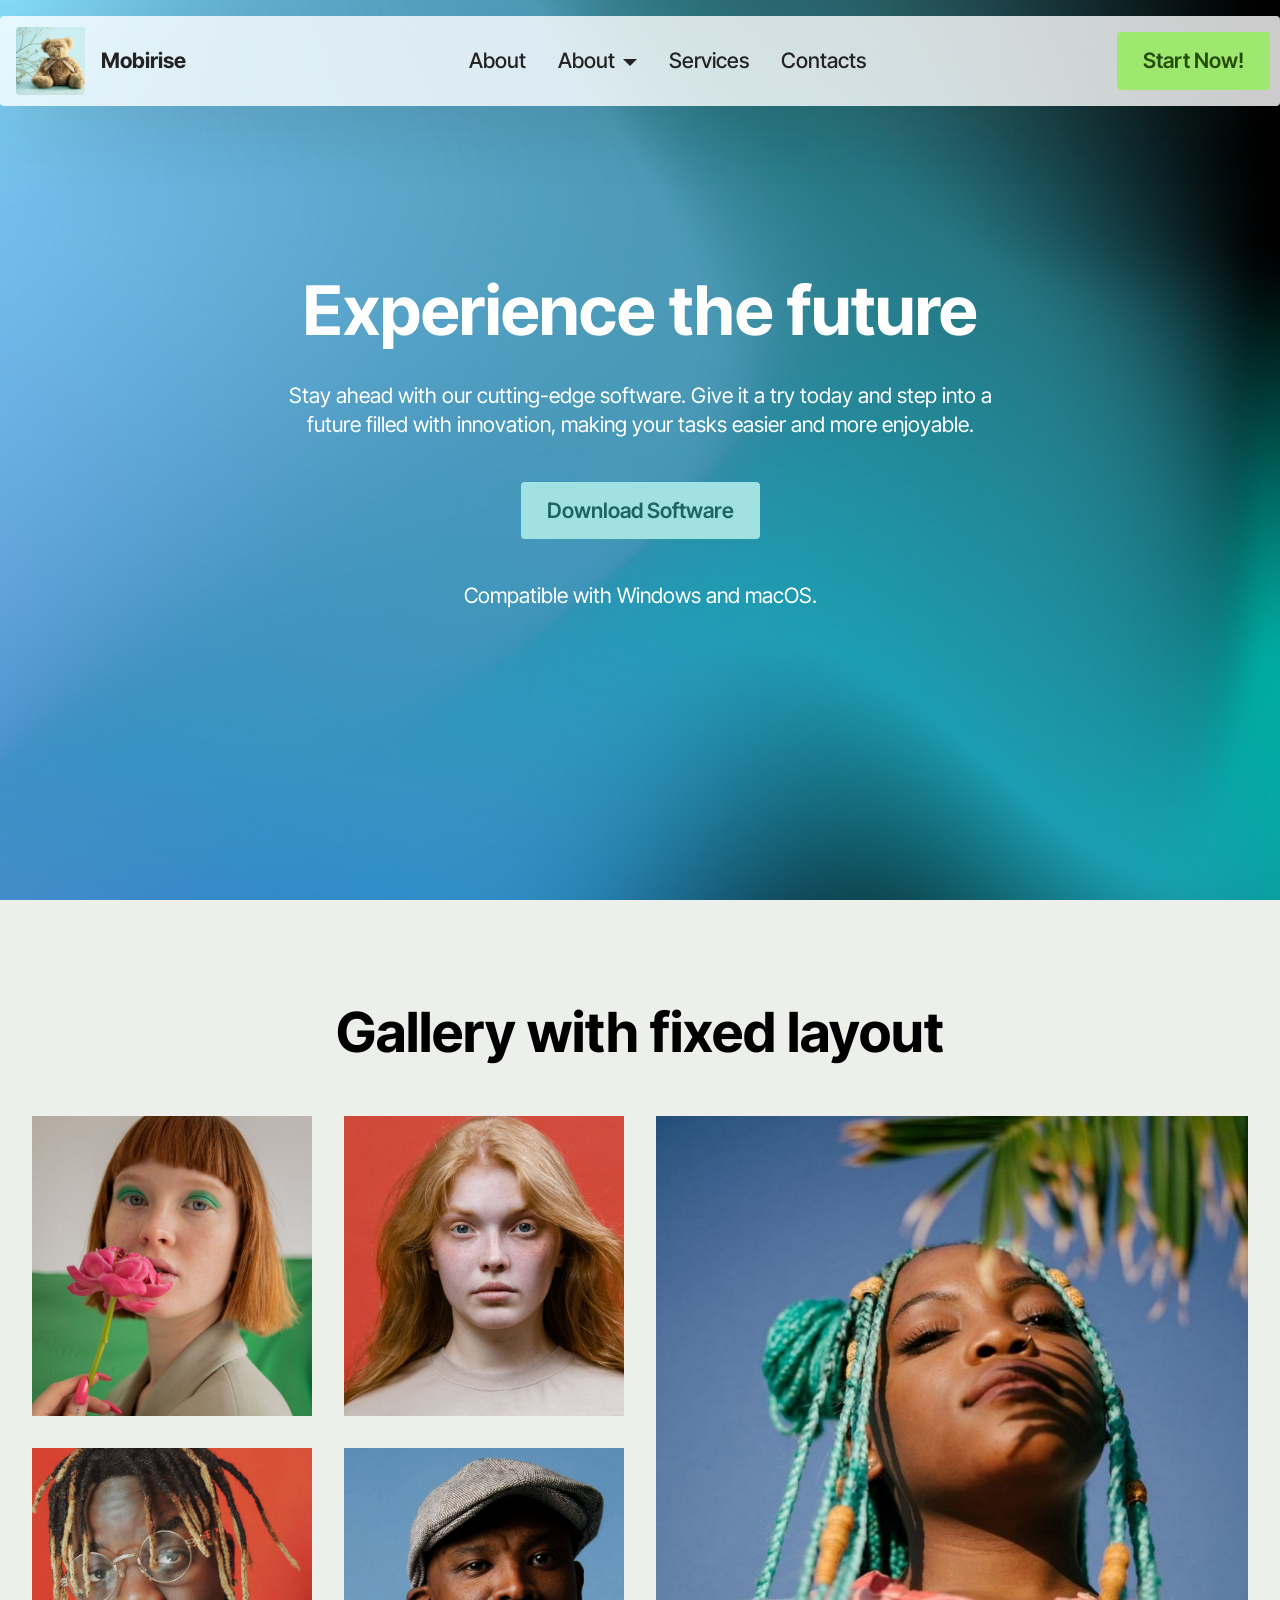
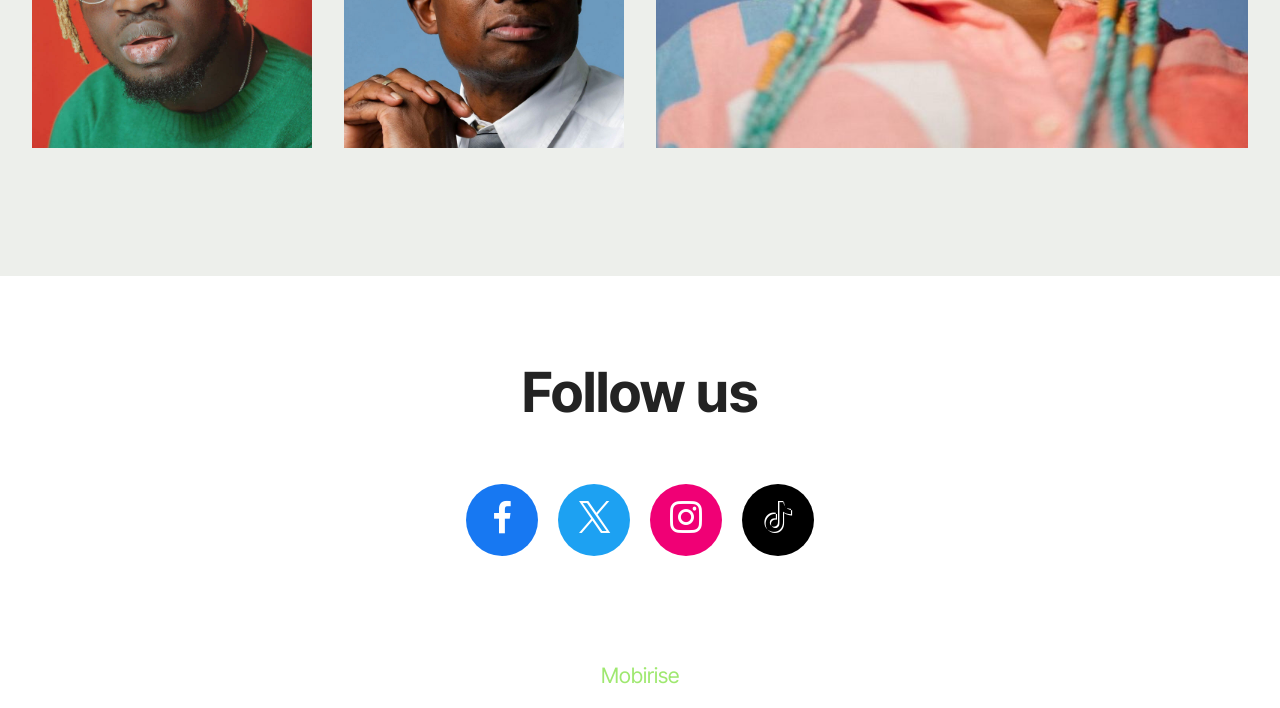
<file: website/index.html>
<!DOCTYPE html>
<html  >
<head>
  <!-- Site made with Mobirise Website Builder v6.1.12, https://mobirise.com -->
  <meta charset="UTF-8">
  <meta http-equiv="X-UA-Compatible" content="IE=edge">
  <meta name="generator" content="Mobirise v6.1.12, mobirise.com">
  <meta name="viewport" content="width=device-width, initial-scale=1, minimum-scale=1">
  <link rel="shortcut icon" href="assets/images/shop3.jpg" type="image/x-icon">
  <meta name="description" content="">
  
  
  <title>Home</title>
  <link rel="stylesheet" href="assets/bootstrap/css/bootstrap.min.css">
  <link rel="stylesheet" href="assets/socicon/css/styles.css">
  <link rel="stylesheet" href="assets/dropdown/css/style.css">
  <link rel="stylesheet" href="assets/theme/css/style.css">
  <link rel="preload" href="https://fonts.googleapis.com/css2?family=Inter+Tight:wght@400;700&display=swap&display=swap" as="style" onload="this.onload=null;this.rel='stylesheet'">
  <noscript><link rel="stylesheet" href="https://fonts.googleapis.com/css2?family=Inter+Tight:wght@400;700&display=swap&display=swap"></noscript>
  <link rel="preload" as="style" href="assets/mobirise/css/mbr-additional.css?v=eO94YC"><link rel="stylesheet" href="assets/mobirise/css/mbr-additional.css?v=eO94YC" type="text/css">

  
  
  
</head>
<body>
  
  <section data-bs-version="5.1" class="menu menu5 cid-vgeD3M16Cp" once="menu" id="menu05-6">
	

	<nav class="navbar navbar-dropdown navbar-fixed-top navbar-expand-lg">
		<div class="container">
			<div class="navbar-brand">
				<span class="navbar-logo">
					<a href="https://mobiri.se">
						<img src="assets/images/shop3.jpg" alt="Mobirise Website Builder" style="height: 4.3rem;">
					</a>
				</span>
				<span class="navbar-caption-wrap"><a class="navbar-caption text-black display-4" href="https://mobiri.se">Mobirise</a></span>
			</div>
			<button class="navbar-toggler" type="button" data-toggle="collapse" data-bs-toggle="collapse" data-target="#navbarSupportedContent" data-bs-target="#navbarSupportedContent" aria-controls="navbarNavAltMarkup" aria-expanded="false" aria-label="Toggle navigation">
				<div class="hamburger">
					<span></span>
					<span></span>
					<span></span>
					<span></span>
				</div>
			</button>
			<div class="collapse navbar-collapse" id="navbarSupportedContent">
				<ul class="navbar-nav nav-dropdown" data-app-modern-menu="true"><li class="nav-item">
						<a class="nav-link link text-black display-4" href="https://mobiri.se">About</a>
					</li><li class="nav-item dropdown"><a class="nav-link link text-black dropdown-toggle display-4" href="https://mobiri.se" data-toggle="dropdown-submenu" data-bs-toggle="dropdown" data-bs-auto-close="outside">About</a><div class="dropdown-menu" data-bs-popper="none" aria-labelledby="dropdown-835"><a class="text-black dropdown-item display-4" href="https://mobiri.se">New Item</a></div></li>
					<li class="nav-item">
						<a class="nav-link link text-black display-4" href="https://mobiri.se" aria-expanded="false">Services</a>
					</li>
					<li class="nav-item">
						<a class="nav-link link text-black display-4" href="https://mobiri.se">Contacts</a>
					</li></ul>
				<div class="navbar-buttons mbr-section-btn">
					<a class="btn btn-primary display-4" href="https://mobiri.se"> Start Now!</a>
				</div>
			</div>
		</div>
	</nav>
</section>

<section data-bs-version="5.1" class="header19 cid-vgeBH131Uy mbr-fullscreen" id="header19-2">
  

  
  
  <div class="container">
    <div class="row">
      <div class="content-wrap col-12 col-md-8">
        <h1 class="mbr-section-title mbr-fonts-style mb-4 display-1">
          <strong>Experience the future</strong>
        </h1>
        <p class="mbr-fonts-style mbr-text mb-4 display-7">
          Stay ahead with our cutting-edge software. Give it a try today and step into a future filled with innovation,
          making your tasks easier and more enjoyable.
        </p>
        <div class="mbr-section-btn">
          <a class="btn btn-warning display-7" href="https://mobiri.se">
            Download Software
          </a>
        </div>
        <p class="mbr-fonts-style mbr-description mt-4 display-7">
          Compatible with Windows and macOS.
        </p>
      </div>
    </div>
  </div>
</section>

<section data-bs-version="5.1" class="gallery05 cid-vgeNjB43Nn" id="gallery05-7">
    

    
    
    <div class="container">
        <div class="row justify-content-center">
            <div class="col-md-12 content-head mb-5">
                <h1 class="mbr-section-title mbr-fonts-style mb-0 display-2">
                    <strong>Gallery with fixed layout</strong>
                </h1>
                
            </div>
        </div>
        <div class="row justify-content-center  blockContent">
            <div class="col-12 col-lg-6">
                <div class="row">
                    <div class="col-xs-12 col-sm-12 col-md-6 col-lg-6 active">
                        <div class="item-wrapper">
                            <div class="item-img">
                                <img src="assets/images/team2.jpg" alt="Mobirise Website Builder" title="" data-slide-to="0" data-bs-slide-to="0" class="smallImage">
                            </div>

                        </div>
                    </div>
                    <div class="col-md-6 col-xs-12 col-sm-12 col-lg-6">
                        <div class="item-wrapper">
                            <div class="item-img">
                                <img src="assets/images/team4.jpg" alt="Mobirise Website Builder" title="" data-slide-to="1" data-bs-slide-to="1" class="smallImage">
                            </div>

                        </div>
                    </div>
                    <div class="col-xs-12 col-sm-12 col-md-6 col-lg-6">
                        <div class="item-wrapper">
                            <div class="item-img">
                                <img src="assets/images/team6.jpg" alt="Mobirise Website Builder" title="" data-slide-to="2" data-bs-slide-to="2" class="smallImage">
                            </div>
                        </div>
                    </div>
                    <div class="col-xs-12 col-sm-12 col-md-6 col-lg-6">
                        <div class="item-wrapper">
                            <div class="item-img">
                                <img src="assets/images/team3.jpg" alt="Mobirise Website Builder" title="" data-slide-to="3" data-bs-slide-to="3" class="smallImage">
                            </div>
                        </div>
                    </div>
                </div>
            </div>
            <div class="col-12 col-lg-6">
                <div class="item-wrapper">
                    <div class="item-img ">
                        <img class="w-100 largeImage" src="assets/images/team5.jpg" alt="Mobirise Website Builder" data-slide-to="3" data-bs-slide-to="3">
                    </div>

                </div>
            </div>
        </div>
    </div>
</section>

<section data-bs-version="5.1" class="social4 cid-vgeBXro9L7" id="social04-3">
    
    
    

    <div class="container">
        <div class="media-container-row">
            <div class="col-12">
                <h3 class="mbr-section-title align-center mb-5 mbr-fonts-style display-2">
                    <strong>Follow us</strong>
                </h3>
                <div class="social-list align-center">
                    <a class="iconfont-wrapper bg-facebook m-2 " target="_blank" href="https://mobiri.se">
                        <span class="socicon-facebook socicon"></span>
                    </a>
                    <a class="iconfont-wrapper bg-twitter m-2" href="https://mobiri.se" target="_blank">
                        <span class="socicon-twitter socicon"></span>
                    </a>
                    <a class="iconfont-wrapper bg-instagram m-2" href="https://mobiri.se" target="_blank">
                        <span class="socicon-instagram socicon"></span>
                    </a>
                    
                    
                    
                    
                    
                    <a class="iconfont-wrapper bg-tiktok m-2" href="https://mobiri.se" target="_blank">
                        <span class="socicon-tiktok socicon"></span>
                    </a>
                    
                    
                </div>
            </div>
        </div>
    </div>
</section><section class="display-7" style="padding: 0;align-items: center;justify-content: center;flex-wrap: wrap;    align-content: center;display: flex;position: relative;height: 4rem;"><a href="https://mobiri.se/4659937" style="flex: 1 1;height: 4rem;position: absolute;width: 100%;z-index: 1;"><img alt="" style="height: 4rem;" src="[data-uri]"></a><p style="margin: 0;text-align: center;" class="display-7">&#8204;</p><a style="z-index:1" href="https://mobirise.com">Mobirise </a></section><script src="assets/bootstrap/js/bootstrap.bundle.min.js"></script>  <script src="assets/smoothscroll/smooth-scroll.js"></script>  <script src="assets/ytplayer/index.js"></script>  <script src="assets/dropdown/js/navbar-dropdown.js"></script>  <script src="assets/theme/js/script.js"></script>  
  
  
 <div id="scrollToTop" class="scrollToTop mbr-arrow-up"><a style="text-align: center;"><i class="mbr-arrow-up-icon mbr-arrow-up-icon-cm cm-icon cm-icon-smallarrow-up"></i></a></div>
  </body>
</html>
</file>
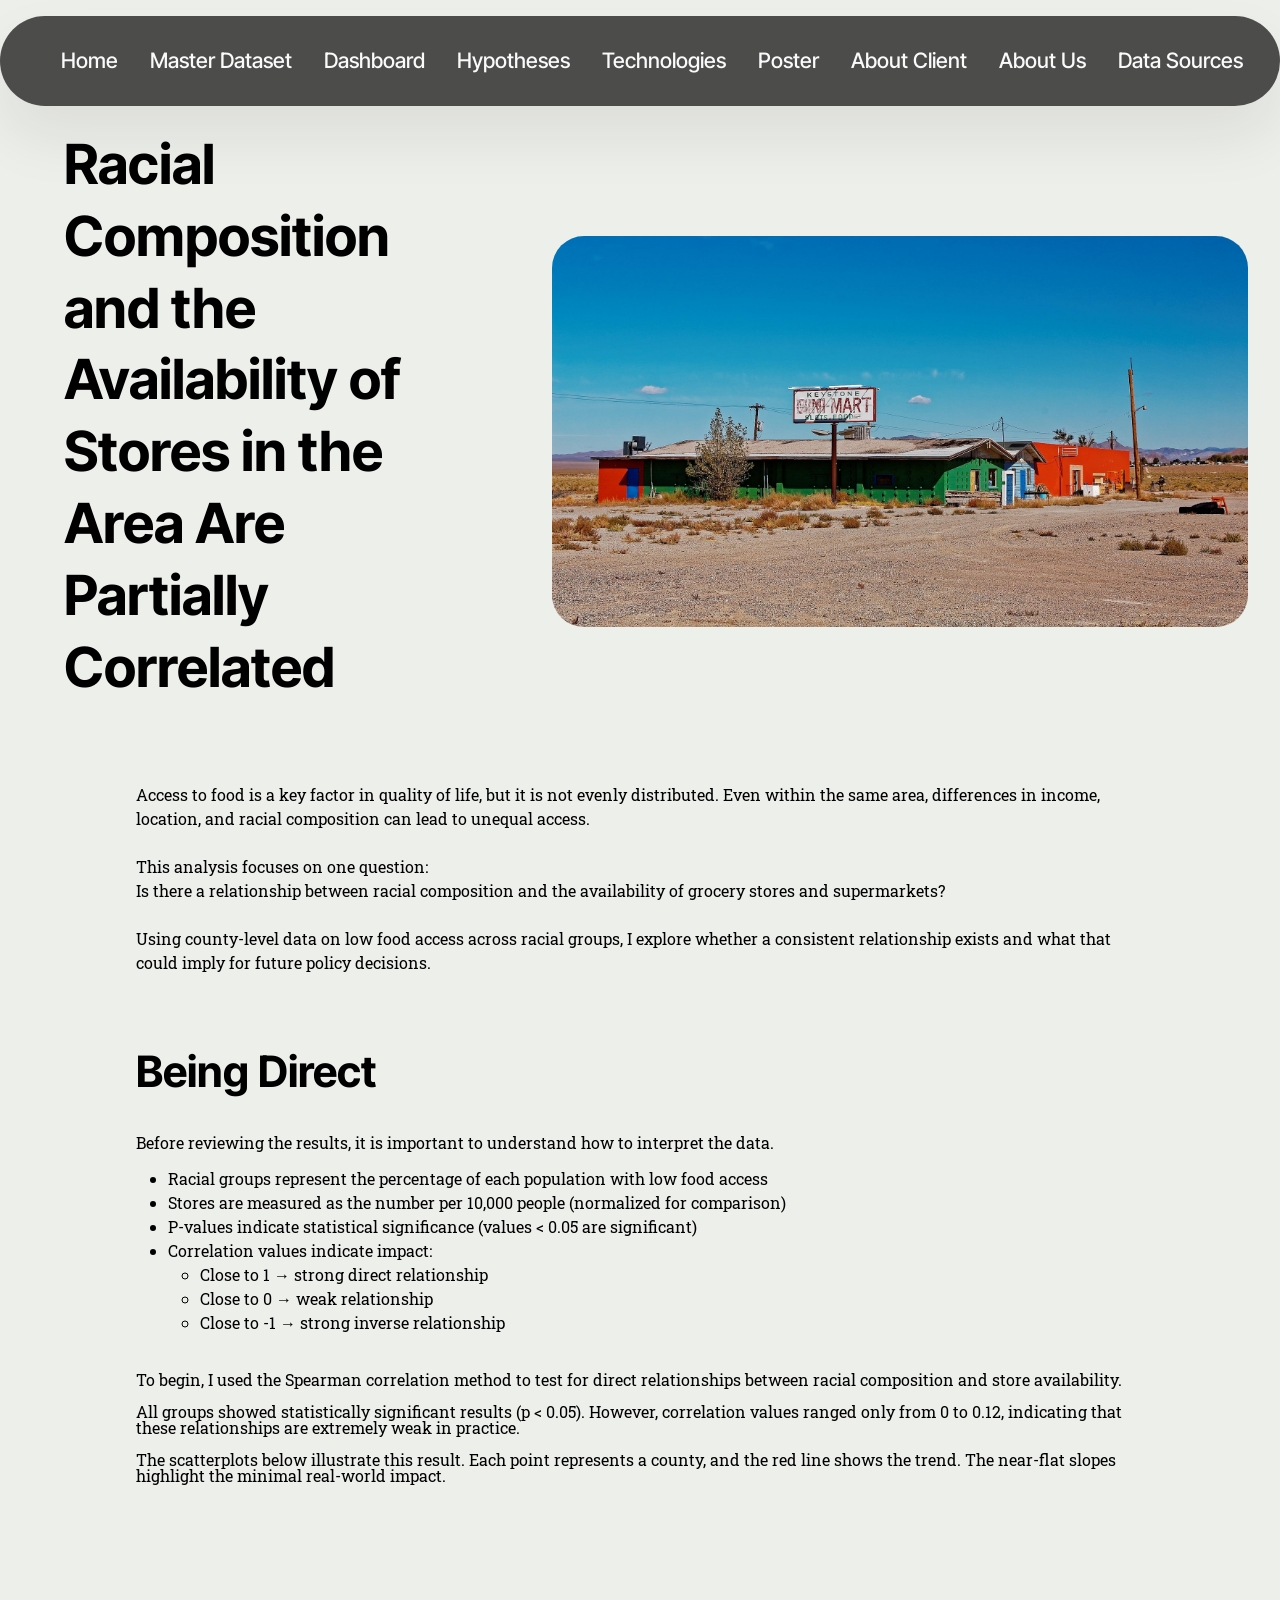
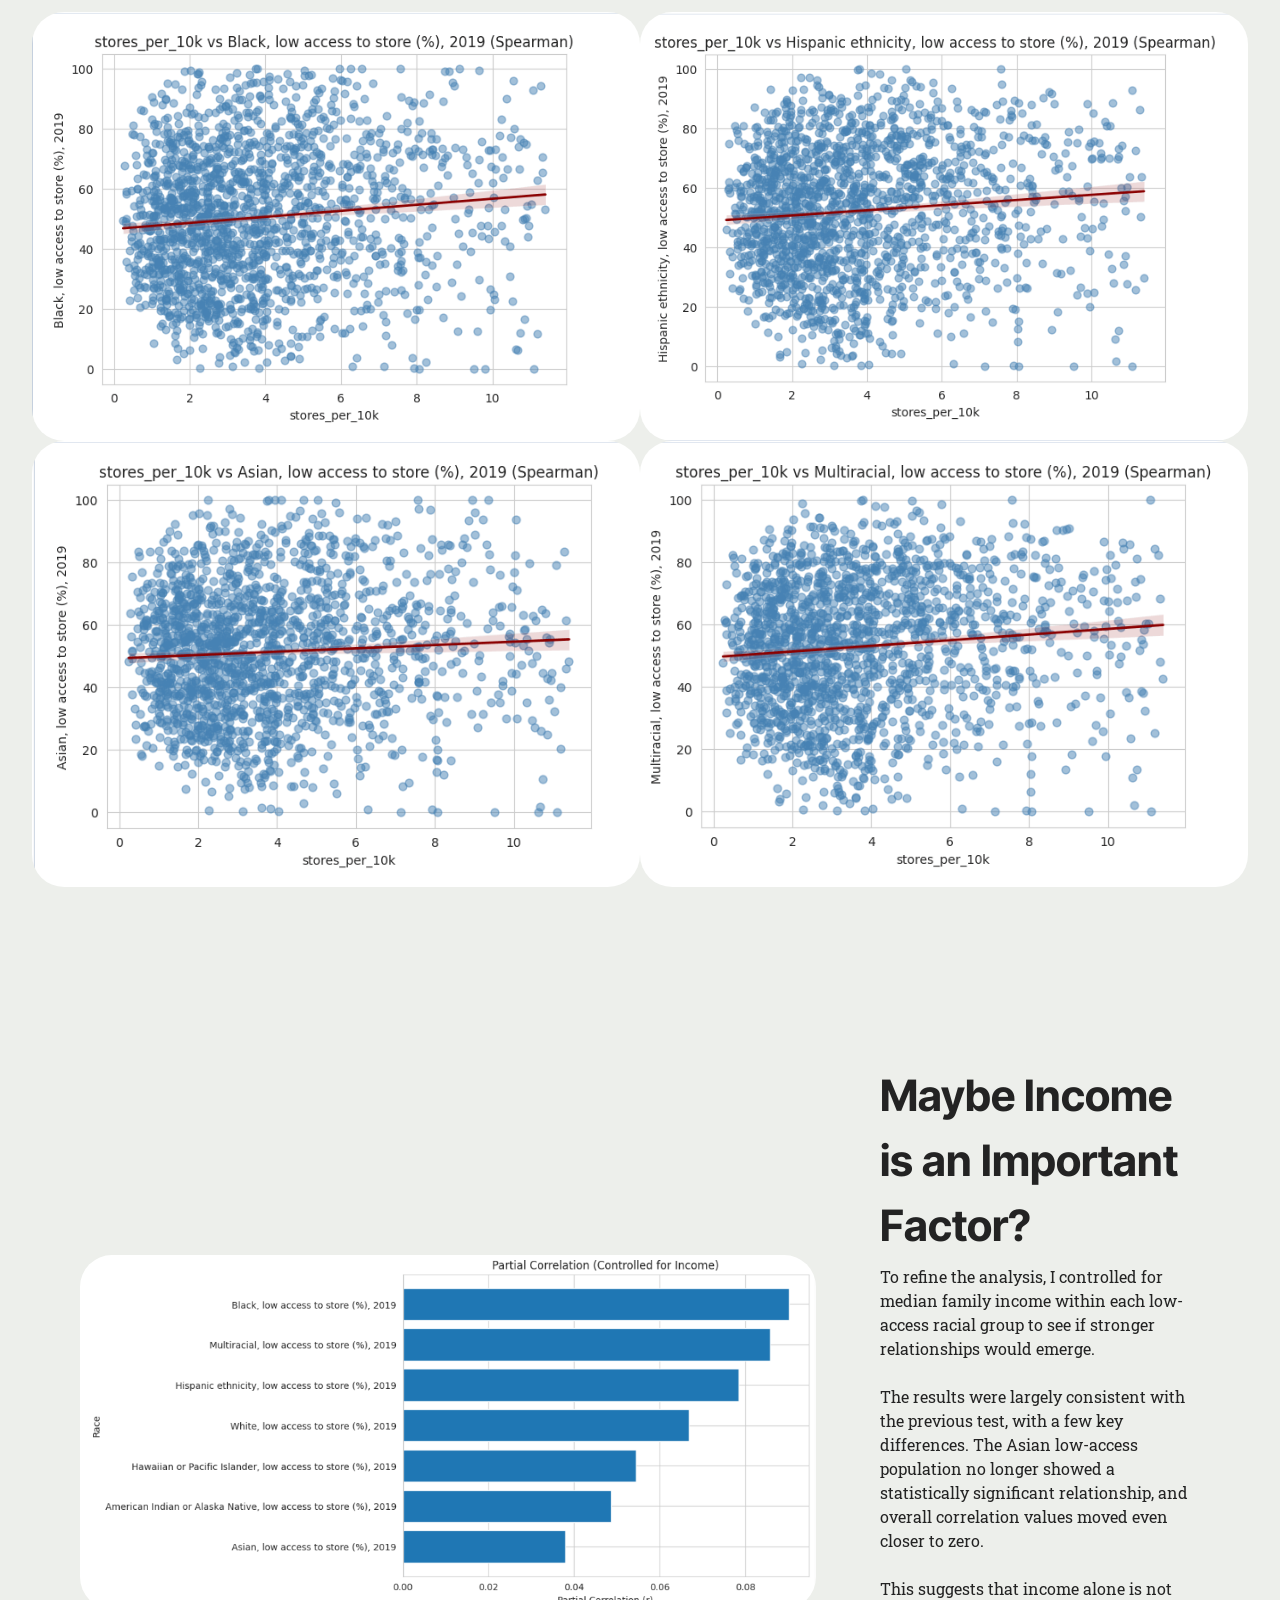
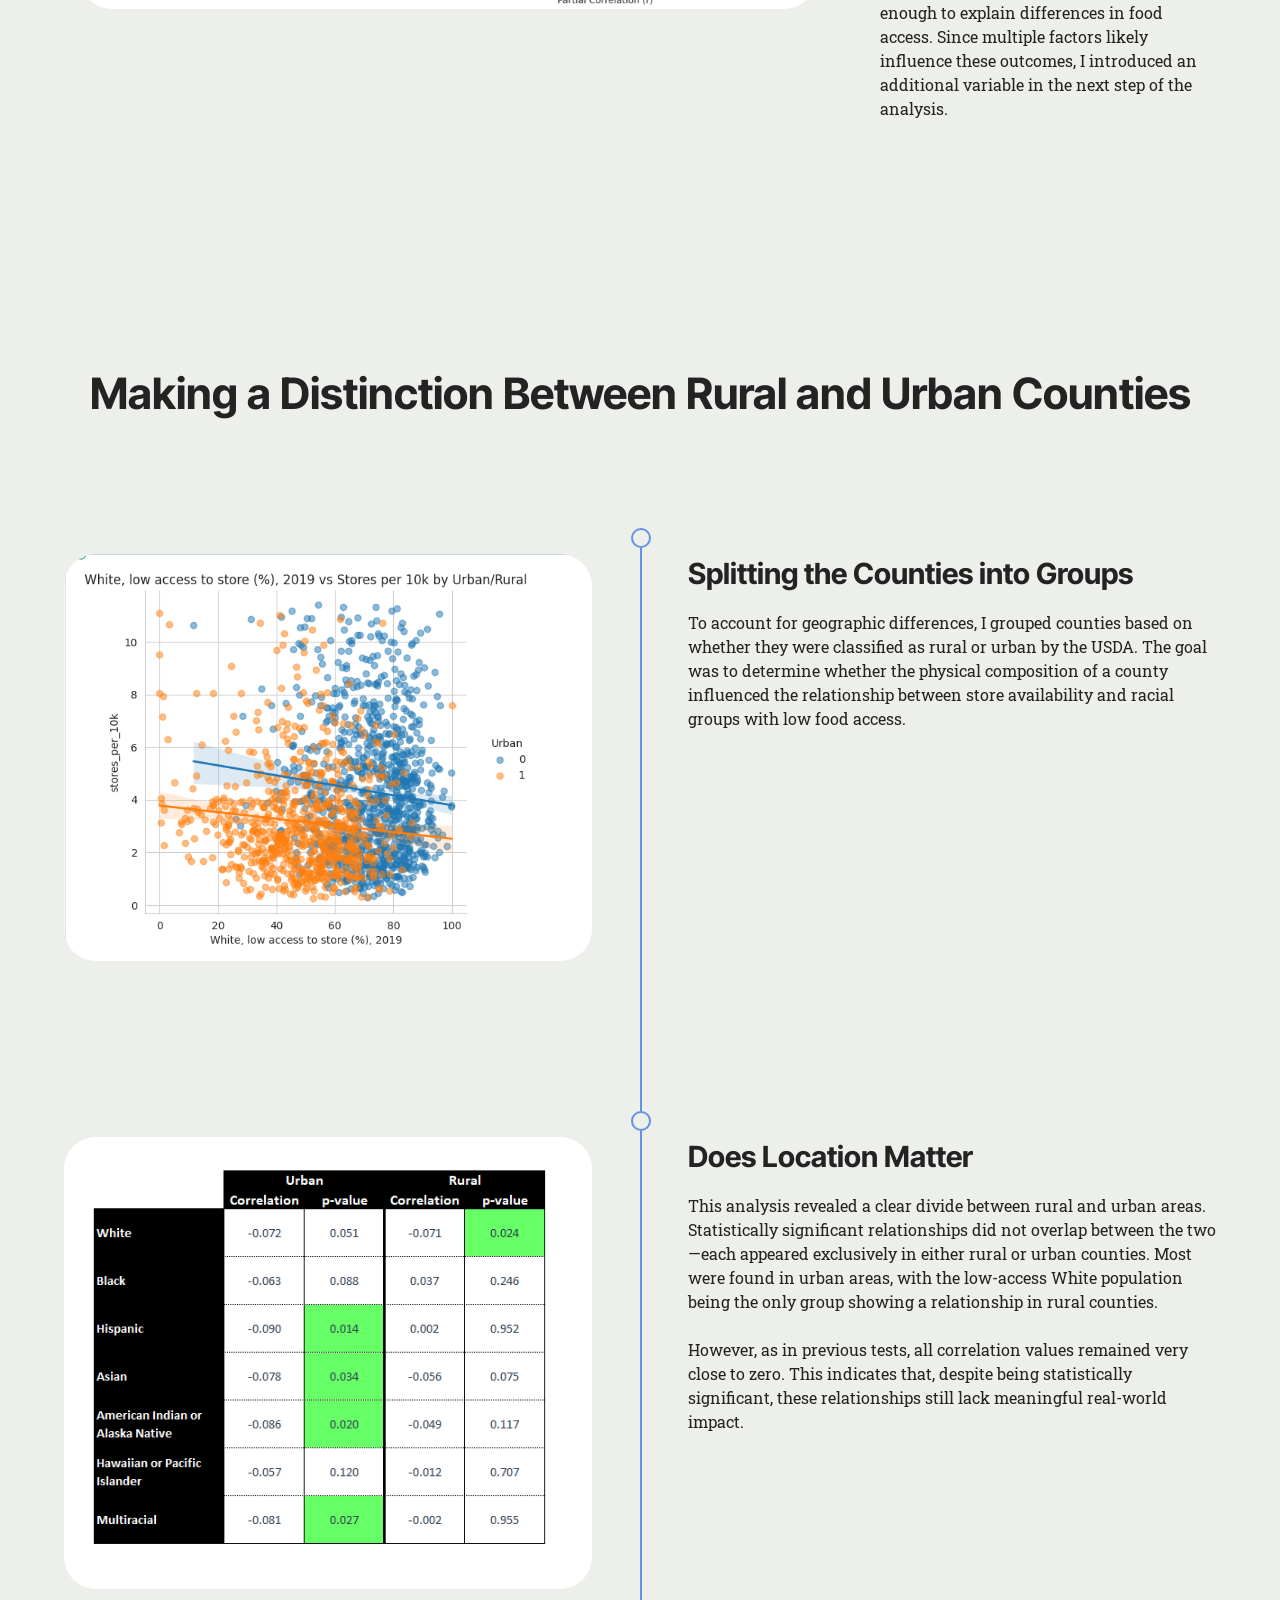
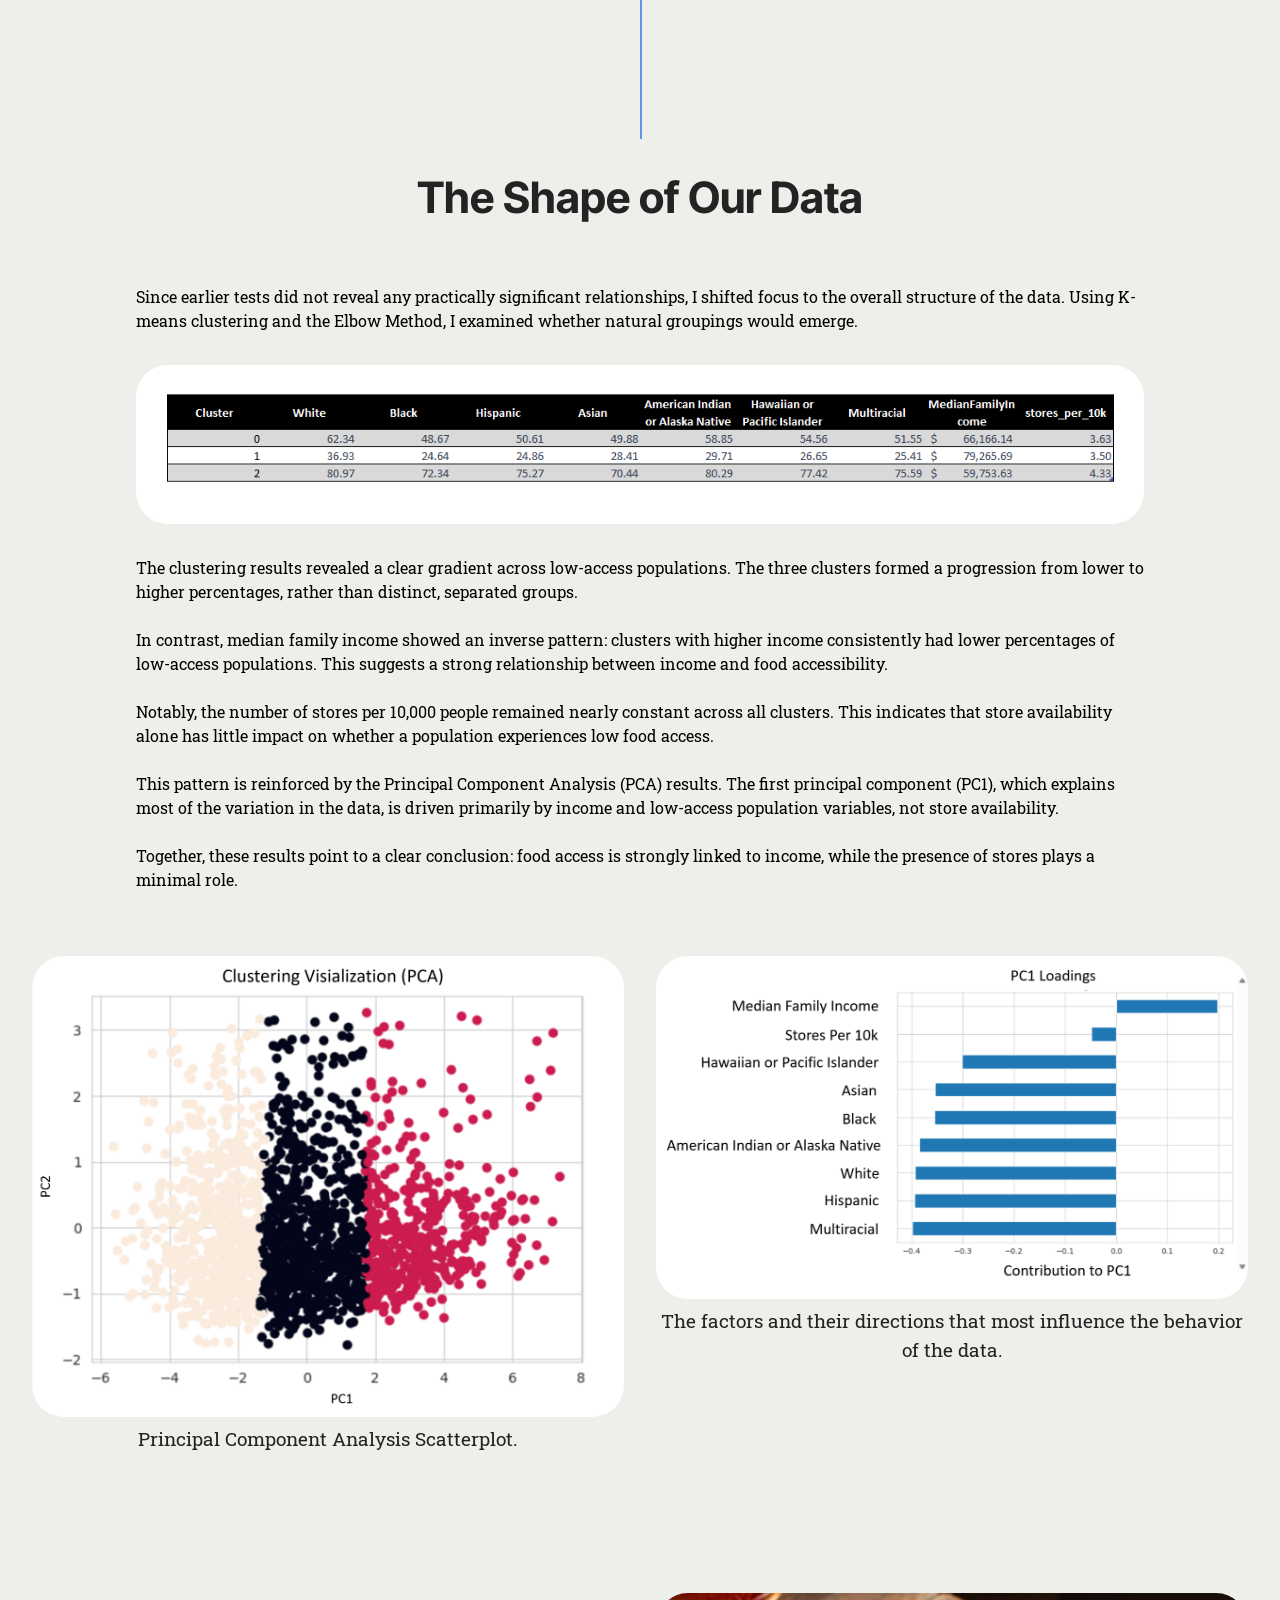
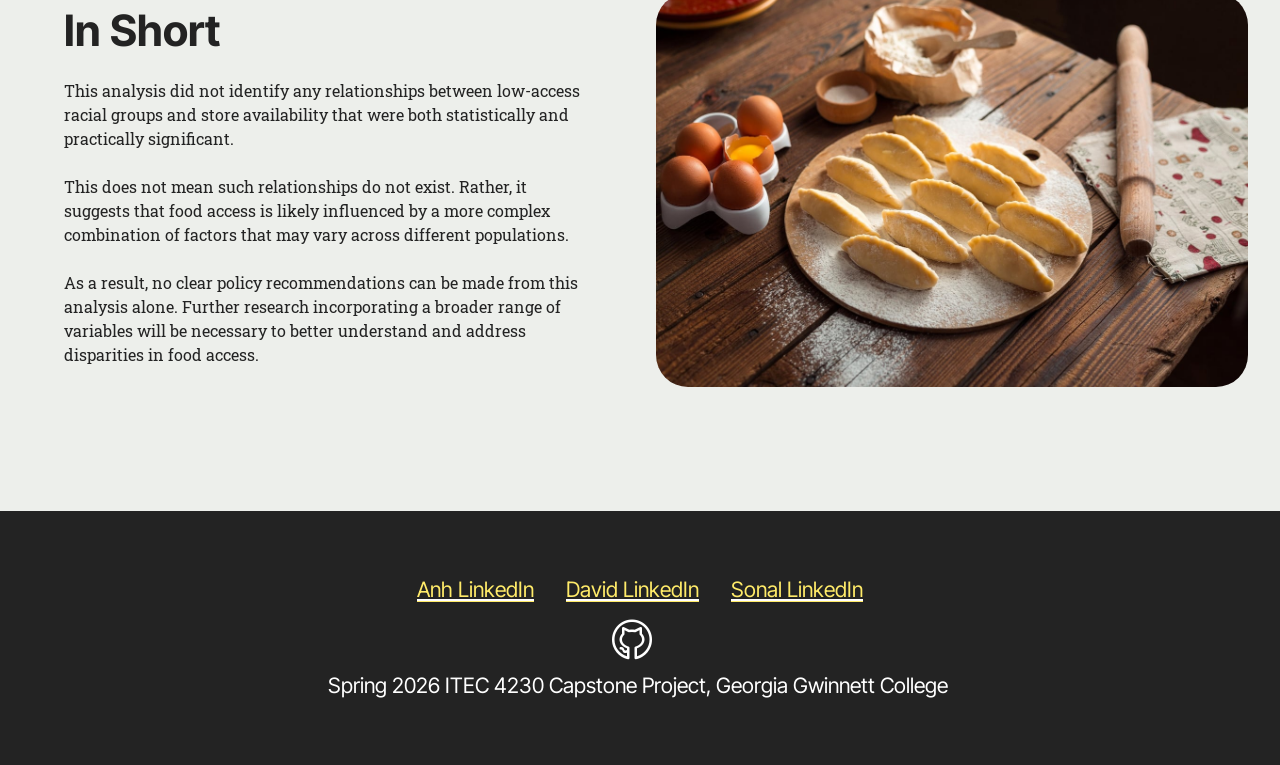
<file: page1.html>
<!DOCTYPE html>
<html  >
<head>
  
  <meta charset="UTF-8">
  <meta http-equiv="X-UA-Compatible" content="IE=edge">
  
  <meta name="viewport" content="width=device-width, initial-scale=1, minimum-scale=1">
  <link rel="shortcut icon" href="assets/images/logo.png" type="image/x-icon">
  <meta name="description" content="">
  
  
  <title>Page 1</title>
  <link rel="stylesheet" href="assets/web/assets/mobirise-icons2/mobirise2.css">
  <link rel="stylesheet" href="assets/web/assets/mobirise-icons-bold/mobirise-icons-bold.css">
  <link rel="stylesheet" href="assets/bootstrap/css/bootstrap.min.css">
  <link rel="stylesheet" href="assets/animatecss/animate.css">
  <link rel="stylesheet" href="assets/dropdown/css/style.css">
  <link rel="stylesheet" href="assets/theme/css/style.css">
  <link rel="preload" href="https://fonts.googleapis.com/css?family=Roboto+Slab:100,200,300,400,500,600,700,800,900&display=swap" as="style" onload="this.onload=null;this.rel='stylesheet'">
  <noscript><link rel="stylesheet" href="https://fonts.googleapis.com/css?family=Roboto+Slab:100,200,300,400,500,600,700,800,900&display=swap"></noscript>
  <link rel="preload" href="https://fonts.googleapis.com/css?family=Inter+Tight:100,200,300,400,500,600,700,800,900,100i,200i,300i,400i,500i,600i,700i,800i,900i&display=swap" as="style" onload="this.onload=null;this.rel='stylesheet'">
  <noscript><link rel="stylesheet" href="https://fonts.googleapis.com/css?family=Inter+Tight:100,200,300,400,500,600,700,800,900,100i,200i,300i,400i,500i,600i,700i,800i,900i&display=swap"></noscript>
  <link rel="preload" as="style" href="assets/mobirise/css/mbr-additional.css?v=biY2q7"><link rel="stylesheet" href="assets/mobirise/css/mbr-additional.css?v=biY2q7" type="text/css">

  
  
  
</head>
<body>
  
  <section data-bs-version="5.1" class="menu menu1 cid-vgHZ4jY2QE" once="menu" id="menu01-1g">
	

	<nav class="navbar navbar-dropdown navbar-fixed-top navbar-expand-lg">
		<div class="container">
			<div class="navbar-brand">
				
				
			</div>
			<button class="navbar-toggler" type="button" data-toggle="collapse" data-bs-toggle="collapse" data-target="#navbarSupportedContent" data-bs-target="#navbarSupportedContent" aria-controls="navbarNavAltMarkup" aria-expanded="false" aria-label="Toggle navigation">
				<div class="hamburger">
					<span></span>
					<span></span>
					<span></span>
					<span></span>
				</div>
			</button>
			<div class="collapse navbar-collapse" id="navbarSupportedContent">
				<ul class="navbar-nav nav-dropdown nav-right navbar-nav-top-padding" data-app-modern-menu="true"><li class="nav-item">
						<a class="nav-link link text-white text-primary display-4" href="index.html#header10-1p">Home</a>
					</li>
					
					<li class="nav-item">
						<a class="nav-link link text-white text-primary display-4" href="index.html#social02-5b">Master Dataset</a>
					</li><li class="nav-item"><a class="nav-link link text-white text-primary display-4" href="index.html#custom-html-5j">Dashboard</a></li><li class="nav-item"><a class="nav-link link text-white text-primary display-4" href="index.html#features026-1x">Hypotheses</a></li><li class="nav-item"><a class="nav-link link text-white text-primary display-4" href="index.html#tabs1-18">Technologies</a></li><li class="nav-item"><a class="nav-link link text-white text-primary display-4" href="index.html#image04-1f">Poster</a></li><li class="nav-item">
						<a class="nav-link link text-white text-primary display-4" href="index.html#team2-4u" aria-expanded="false">About Client</a>
					</li><li class="nav-item"><a class="nav-link link text-white text-primary display-4" href="index.html#people03-k">About Us</a></li><li class="nav-item"><a class="nav-link link text-white text-primary display-4" href="index.html#social02-1k">Data Sources</a></li></ul>
				
				
			</div>
		</div>
	</nav>
</section>

<section data-bs-version="5.1" class="start article4 cid-vgTjZMWC1r" id="article04-1i">
	

	
	

	<div class="container">
		<div class="row justify-content-center">
			<div class="col-12 col-md-12 col-lg-7 image-wrapper">
				<img class="w-100" src="assets/images/mbr.jpg" alt="">
			</div>
			<div class="col-12 col-md-12 col-lg">
				<div class="text-wrapper align-left">
					<h1 class="mbr-section-title mbr-fonts-style mb-4 display-2"><strong>Racial Composition and the Availability of Stores in the Area Are Partially Correlated</strong></h1>
					
					
				</div>
			</div>
		</div>
	</div>
</section>

<section data-bs-version="5.1" class="article12 cid-vhyBDVaef6" id="article12-4j">    
    
    <div class="container">
        <div class="row justify-content-center">
            <div class="col-md-12 col-lg-10">
                
                
                <p class="mbr-text mbr-fonts-style anh-text">Access to food is a key factor in quality of life, but it is not evenly distributed. Even within the same area, differences in income, location, and racial composition can lead to unequal access.<br><br>This analysis focuses on one question:<br>Is there a relationship between racial composition and the availability of grocery stores and supermarkets?<br><br>Using county-level data on low food access across racial groups, I explore whether a consistent relationship exists and what that could imply for future policy decisions.</p>
            </div>
        </div>
    </div>
</section>

<section data-bs-version="5.1" class="article12 cid-vgYsUHDiGy" id="article12-25">    
    
    <div class="container">
        <div class="row justify-content-center">
            <div class="col-md-12 col-lg-10">
                <h3 class="mbr-section-title mbr-fonts-style mb-4 mt-0 anh-med-title">
                <strong>Being Direct</strong></h3>
                
                
                <div class="mbr-text mbr-fonts-style anh-text">
                    <p>Before reviewing the results, it is important to understand how to interpret the data.</p>
                    <ul>
                        <li>Racial groups represent the percentage of each population with low food access</li>
                        <li>Stores are measured as the number per 10,000 people (normalized for comparison)</li>
                        <li>P-values indicate statistical significance (values &lt; 0.05 are significant)</li>
                        <li>Correlation values indicate impact:
                            <ul>
                                <li>Close to 1 → strong direct relationship</li>
                                <li>Close to 0 → weak relationship</li>
                                <li>Close to -1 → strong inverse relationship</li>
                            </ul>
                        </li>
                    </ul>
                    <p>To begin, I used the Spearman correlation method to test for direct relationships between racial composition and store availability.</p>
                    <p>All groups showed statistically significant results (p &lt; 0.05). However, correlation values ranged only from 0 to 0.12, indicating that these relationships are extremely weak in practice.</p>
                    <p>The scatterplots below illustrate this result. Each point represents a county, and the red line shows the trend. The near-flat slopes highlight the minimal real-world impact.</p>
                </div>
            
            </div>
        </div>
    </div>
</section>

<section data-bs-version="5.1" class="gallery4 mbr-gallery cid-vhtYRQak0m" id="gallery4-48">
    

    
    

    <div class="container">
        
        <div class="row mbr-gallery mt-4">
            <div class="col-12 col-md-6 col-lg-6 item gallery-image">
                <div class="item-wrapper" data-toggle="modal" data-bs-toggle="modal" data-target="#vijTIu9iMA-modal" data-bs-target="#vijTIu9iMA-modal">
                    <img class="w-100" src="assets/images/screenshot202026-04-2120201855-710x500.png" alt="" data-slide-to="0" data-bs-slide-to="0" data-target="#lb-vijTIu9iMA" data-bs-target="#lb-vijTIu9iMA">
                    <div class="icon-wrapper">
                        <span class="mobi-mbri mobi-mbri-search mbr-iconfont mbr-iconfont-btn"></span>
                    </div>
                </div>
                
            </div>
            <div class="col-12 col-md-6 col-lg-6 item gallery-image">
                <div class="item-wrapper" data-toggle="modal" data-bs-toggle="modal" data-target="#vijTIu9iMA-modal" data-bs-target="#vijTIu9iMA-modal">
                    <img class="w-100" src="assets/images/screenshot202026-04-2120201915-732x505.png" alt="" data-slide-to="1" data-bs-slide-to="1" data-target="#lb-vijTIu9iMA" data-bs-target="#lb-vijTIu9iMA">
                    <div class="icon-wrapper">
                        <span class="mobi-mbri mobi-mbri-search mbr-iconfont mbr-iconfont-btn"></span>
                    </div>
                </div>
                
            </div>
            <div class="col-12 col-md-6 col-lg-6 item gallery-image">
                <div class="item-wrapper" data-toggle="modal" data-bs-toggle="modal" data-target="#vijTIu9iMA-modal" data-bs-target="#vijTIu9iMA-modal">
                    <img class="w-100" src="assets/images/screenshot202026-04-2120201930-681x500.png" alt="" data-slide-to="2" data-bs-slide-to="2" data-target="#lb-vijTIu9iMA" data-bs-target="#lb-vijTIu9iMA">
                    <div class="icon-wrapper">
                        <span class="mobi-mbri mobi-mbri-search mbr-iconfont mbr-iconfont-btn"></span>
                    </div>
                </div>
                
            </div>
            <div class="col-12 col-md-6 col-lg-6 item gallery-image">
                <div class="item-wrapper" data-toggle="modal" data-bs-toggle="modal" data-target="#vijTIu9iMA-modal" data-bs-target="#vijTIu9iMA-modal">
                    <img class="w-100" src="assets/images/screenshot202026-04-2120202028-706x501.png" alt="" data-slide-to="3" data-bs-slide-to="3" data-target="#lb-vijTIu9iMA" data-bs-target="#lb-vijTIu9iMA">
                    <div class="icon-wrapper">
                        <span class="mobi-mbri mobi-mbri-search mbr-iconfont mbr-iconfont-btn"></span>
                    </div>
                </div>
                
            </div>
        </div>

        <div class="modal mbr-slider" tabindex="-1" role="dialog" aria-hidden="true" id="vijTIu9iMA-modal">
            <div class="modal-dialog" role="document">
                <div class="modal-content">
                    <div class="modal-body">
                        <div class="carousel slide" id="lb-vijTIu9iMA" data-interval="5000" data-bs-interval="5000">
                            <div class="carousel-inner">
                                <div class="carousel-item active">
                                    <img class="d-block w-100" src="assets/images/screenshot202026-04-2120201855-710x500.png" alt="">
                                </div>
                                <div class="carousel-item">
                                    <img class="d-block w-100" src="assets/images/screenshot202026-04-2120201915-732x505.png" alt="">
                                </div>
                                <div class="carousel-item">
                                    <img class="d-block w-100" src="assets/images/screenshot202026-04-2120201930-681x500.png" alt="">
                                </div>
                                <div class="carousel-item">
                                    <img class="d-block w-100" src="assets/images/screenshot202026-04-2120202028-706x501.png" alt="">
                                </div>
                            </div>
                            <ol class="carousel-indicators">
                                <li data-slide-to="0" data-bs-slide-to="0" class="active" data-target="#lb-vijTIu9iMA" data-bs-target="#lb-vijTIu9iMA"></li>
                                <li data-slide-to="1" data-bs-slide-to="1" data-target="#lb-vijTIu9iMA" data-bs-target="#lb-vijTIu9iMA"></li>
                                <li data-slide-to="2" data-bs-slide-to="2" data-target="#lb-vijTIu9iMA" data-bs-target="#lb-vijTIu9iMA"></li>
                                <li data-slide-to="3" data-bs-slide-to="3" data-target="#lb-vijTIu9iMA" data-bs-target="#lb-vijTIu9iMA"></li>
                            </ol>
                            <a role="button" href="" class="close" data-dismiss="modal" data-bs-dismiss="modal" aria-label="Close">
                            </a>
                            <a class="carousel-control-prev carousel-control" role="button" data-slide="prev" data-bs-slide="prev" href="#lb-vijTIu9iMA">
                                <span class="mobi-mbri mobi-mbri-arrow-prev" aria-hidden="true"></span>
                                <span class="sr-only visually-hidden">Previous</span>
                            </a>
                            <a class="carousel-control-next carousel-control" role="button" data-slide="next" data-bs-slide="next" href="#lb-vijTIu9iMA">
                                <span class="mobi-mbri mobi-mbri-arrow-next" aria-hidden="true"></span>
                                <span class="sr-only visually-hidden">Next</span>
                            </a>
                        </div>
                    </div>
                </div>
            </div>
        </div>
    </div>
</section>

<section data-bs-version="5.1" class="features17 cid-vhu2uM0Aol" id="features17-4d">
    

    
    
    <div class="container-fluid">
        <div class="content-wrapper">
            <div class="row align-items-center">
                <div class="col-12 col-lg-8">
                    <div class="image-wrapper">
                        <img src="assets/images/screenshot202026-04-1520161150-1016x489.png" alt="">
                    </div>
                </div>
                <div class="col-12 col-lg">
                    <div class="text-wrapper">
                        <h6 class="card-title mbr-fonts-style anh-med-title">
                            <strong>Maybe Income is an Important Factor?</strong></h6>
                        <p class="mbr-text mbr-fonts-style mb-4 anh-text">To refine the analysis, I controlled for median family income within each low-access racial group to see if stronger relationships would emerge.<br><br>The results were largely consistent with the previous test, with a few key differences. The Asian low-access population no longer showed a statistically significant relationship, and overall correlation values moved even closer to zero.<br><br>This suggests that income alone is not enough to explain differences in food access. Since multiple factors likely influence these outcomes, I introduced an additional variable in the next step of the analysis.<br><br>&nbsp;</p>
                        
                    </div>
                </div>
            </div>
        </div>
    </div>
</section>

<section data-bs-version="5.1" class="timeline3 cid-vhtZwGsI9G" id="timeline3-4a">
    

    
    
    <div class="container">
        <div class="mbr-section-head">
            <h3 class="mbr-section-title mbr-fonts-style align-center mb-0 anh-med-title"><strong>Making a Distinction Between Rural and Urban Counties</strong></h3>
            
        </div>
        <div class="timelines-container mt-4">
            <div class="row timeline-element first-separline mb-5">
                <div class="timeline-date col-12">
                    <div class="timeline-date-wrapper">
                        
                    </div>
                </div>
                <span class="iconBackground"></span>
                <div class="col-12 col-md-6">
                    <div class="image-wrapper">
                        <img src="assets/images/screenshot202026-04-2120202149-698x538.png" alt="" title="">
                    </div>
                </div>
                <div class="col-12 col-md-6">
                    <div class="timeline-text-wrapper">
                        <h4 class="mbr-timeline-title mbr-fonts-style mb-0 display-5">
                            <strong>Splitting the Counties into Groups</strong></h4>
                        <p class="mbr-text mbr-fonts-style mt-3 mb-0 anh-text">To account for geographic differences, I grouped counties based on whether they were classified as rural or urban by the USDA. The goal was to determine whether the physical composition of a county influenced the relationship between store availability and racial groups with low food access.  </p>
                    </div>
                </div>
            </div>
            <div class="row timeline-element first-separline mb-5">
                <div class="timeline-date col-12">
                    <div class="timeline-date-wrapper">
                        
                    </div>
                </div>
                <span class="iconBackground"></span>
                <div class="col-12 col-md-6">
                    <div class="image-wrapper">
                        <img src="assets/images/screenshot202026-04-2120224532-586x501.png" alt="" title="">
                    </div>
                </div>
                <div class="col-12 col-md-6">
                    <div class="timeline-text-wrapper">
                        <h4 class="mbr-timeline-title mbr-fonts-style mb-0 display-5">
                            <strong>Does Location Matter</strong></h4>
                        <p class="mbr-text mbr-fonts-style mt-3 mb-0 anh-text">This analysis revealed a clear divide between rural and urban areas. Statistically significant relationships did not overlap between the two—each appeared exclusively in either rural or urban counties. Most were found in urban areas, with the low-access White population being the only group showing a relationship in rural counties.<br><br>However, as in previous tests, all correlation values remained very close to zero. This indicates that, despite being statistically significant, these relationships still lack meaningful real-world impact.</p>
                    </div>
                </div>
            </div>
            
            
            
            
            
            
            
            
            
            
        </div>
    </div>
</section>

<section data-bs-version="5.1" class="header13 cid-vgYux50lop" id="header13-2a">
  

  
  

  <div class="align-center container">
    <div class="row justify-content-center">
      <div class="col-md-12 mb-5 content-head">
        <h1 class="mbr-section-title mbr-fonts-style anh-med-title">
          <strong>The Shape of Our Data</strong></h1>
        
        
      </div>
    </div>

    <div class="row justify-content-center">
      
    </div>
  </div>
</section>

<section data-bs-version="5.1" class="article12 cid-vgYuHJFXUy" id="article12-2b">    
    
    <div class="container">
        <div class="row justify-content-center">
            <div class="col-md-12 col-lg-10">
                
                
                <p class="mbr-text mbr-fonts-style anh-text">Since earlier tests did not reveal any practically significant relationships, I shifted focus to the overall structure of the data. Using K-means clustering and the Elbow Method, I examined whether natural groupings would emerge.<br></p>
            </div>
        </div>
    </div>
</section>

<section data-bs-version="5.1" class="image3 cid-vhymOyZB2h" id="image3-4i">
    

    
    

    <div class="container">
        <div class="row justify-content-center">
            <div class="col-12 col-lg-10">
                <div class="image-wrapper">
                    <img src="assets/images/screenshot202026-04-2120203512-1172x184.png" alt="">
                    
                </div>
            </div>
        </div>
    </div>
</section>

<section data-bs-version="5.1" class="article12 cid-vhymLG5fQG" id="article12-4h">    
    
    <div class="container">
        <div class="row justify-content-center">
            <div class="col-md-12 col-lg-10">
                
                
                <p class="mbr-text mbr-fonts-style anh-text">The clustering results revealed a clear gradient across low-access populations. The three clusters formed a progression from lower to higher percentages, rather than distinct, separated groups.<br><br>In contrast, median family income showed an inverse pattern: clusters with higher income consistently had lower percentages of low-access populations. This suggests a strong relationship between income and food accessibility.<br><br>Notably, the number of stores per 10,000 people remained nearly constant across all clusters. This indicates that store availability alone has little impact on whether a population experiences low food access.<br><br>This pattern is reinforced by the Principal Component Analysis (PCA) results. The first principal component (PC1), which explains most of the variation in the data, is driven primarily by income and low-access population variables, not store availability.<br><br>Together, these results point to a clear conclusion: food access is strongly linked to income, while the presence of stores plays a minimal role.</p>
            </div>
        </div>
    </div>
</section>

<section data-bs-version="5.1" class="image4 cid-vhu5h9TvgY" id="image4-4f">
    

    
    

    <div class="container">
        <div class="row">
            <div class="col-12 col-lg-6">
                <div class="image-wrapper">
                    <img src="assets/images/picture3-1256x729.png" alt="">
                    <p class="mbr-text mbr-fonts-style mt-2 align-center anh-mini-title">The factors and their directions that most influence the behavior of the data.</p>
                </div>
            </div>
            <div class="col-12 col-lg-6">
                <div class="image-wrapper">
                    <img src="assets/images/picture4-1256x979.png" alt="">
                    <p class="mbr-text mbr-fonts-style mt-2 align-center anh-mini-title">Principal Component Analysis Scatterplot.</p>
                </div>
            </div>
        </div>
    </div>
</section>

<section data-bs-version="5.1" class="image2 cid-vhue3Mlcyp" id="image2-4g">
    

    
    

    <div class="container">
        <div class="row align-items-center">
            <div class="col-12 col-lg-6">
                <div class="image-wrapper">
                    <img src="assets/images/mbr-1256x837.jpg" alt="">
                    
                </div>
            </div>
            <div class="col-12 col-lg">
                <div class="text-wrapper">
                    <h3 class="mbr-section-title mbr-fonts-style mb-3 anh-med-title">
                        <strong>In Short</strong></h3>
                    <p class="mbr-text mbr-fonts-style anh-text">This analysis did not identify any relationships between low-access racial groups and store availability that were both statistically and practically significant.<br><br>This does not mean such relationships do not exist. Rather, it suggests that food access is likely influenced by a more complex combination of factors that may vary across different populations.<br><br>As a result, no clear policy recommendations can be made from this analysis alone. Further research incorporating a broader range of variables will be necessary to better understand and address disparities in food access.</p>
                </div>
            </div>
        </div>
    </div>
</section>

<section data-bs-version="5.1" class="footer3 cid-vgT35dvvEi" once="footers" id="footer3-1h">

    

    

    <div class="container">
        <div class="media-container-row align-center mbr-white">
            <div class="row row-links">
                <ul class="foot-menu">
                    
                    
                    
                    
                    
                <li class="foot-menu-item mbr-fonts-style display-7"><u><a href="https://www.linkedin.com/in/anh-tang-50a4a32ba/" class="text-primary">Anh LinkedIn</a></u></li><li class="foot-menu-item mbr-fonts-style display-7"><u><a href="https://www.linkedin.com/in/david-nelson-43a820298/" class="text-primary">David LinkedIn</a></u></li><li class="foot-menu-item mbr-fonts-style display-7"><u><a href="https://www.linkedin.com/in/sonal-sekhda-14427a347/" class="text-primary">Sonal LinkedIn</a></u></li></ul>
            </div>
            <div class="row social-row">
                <div class="social-list align-right pb-2">
                    
                    
                    
                    
                    
                    
                <div class="soc-item">
                        <a href="https://github.com/GGC-DSA/SSA-Food" target="_blank">
                            <span class="mbr-iconfont mbr-iconfont-social mbrib-github" style="font-size: 40px;"></span>
                        </a>
                    </div></div>
            </div>
            <div class="row row-copirayt">
                <p class="mbr-text mb-0 mbr-fonts-style mbr-white align-center display-7">
                    Spring 2026 ITEC 4230 Capstone Project, Georgia Gwinnett College&nbsp;</p>
            </div>
        </div>
    </div>
</section>


<script src="assets/bootstrap/js/bootstrap.bundle.min.js"></script>
  <script src="assets/smoothscroll/smooth-scroll.js"></script>
  <script src="assets/ytplayer/index.js"></script>
  <script src="assets/dropdown/js/navbar-dropdown.js"></script>
  <script src="assets/theme/js/script.js"></script>
  
  
  
 <div id="scrollToTop" class="scrollToTop mbr-arrow-up"><a style="text-align: center;"><i class="mbr-arrow-up-icon mbr-arrow-up-icon-cm cm-icon cm-icon-smallarrow-up"></i></a></div>
    <input name="animation" type="hidden">
  </body>
</html>
</file>
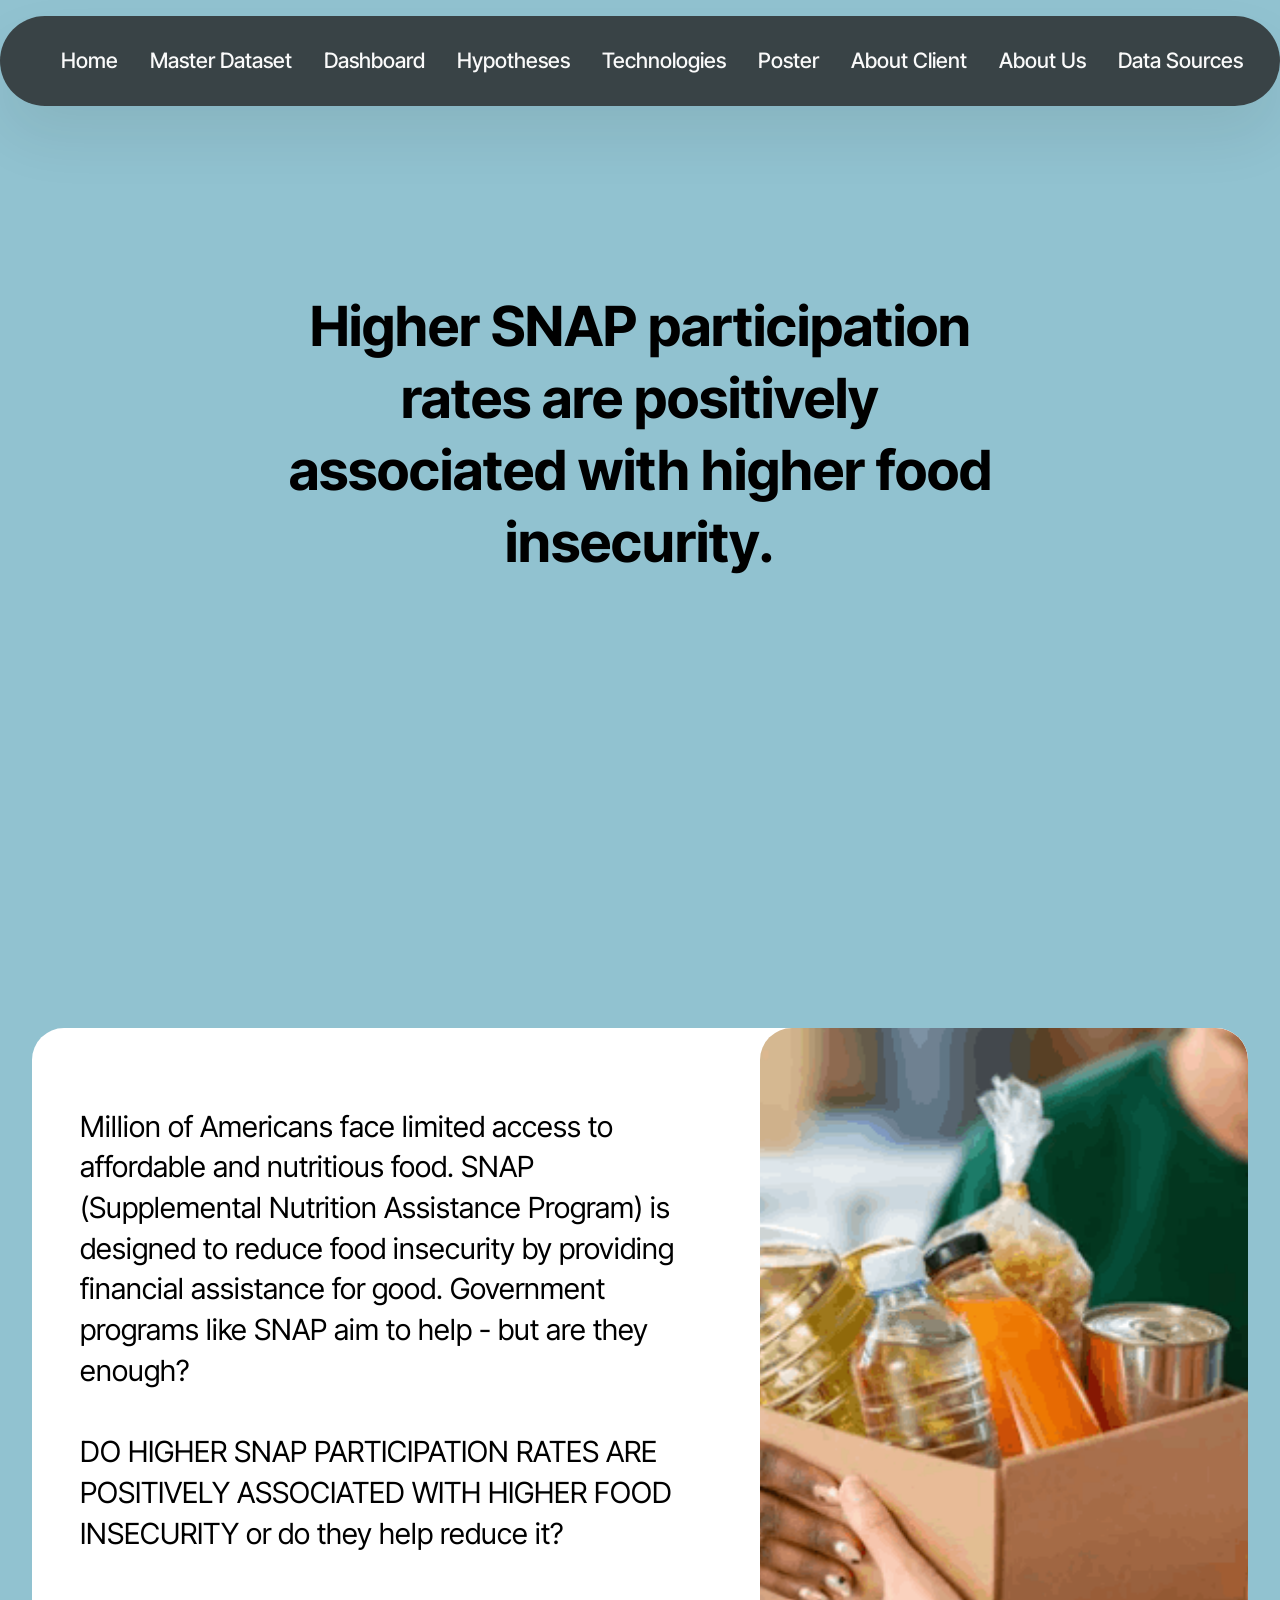
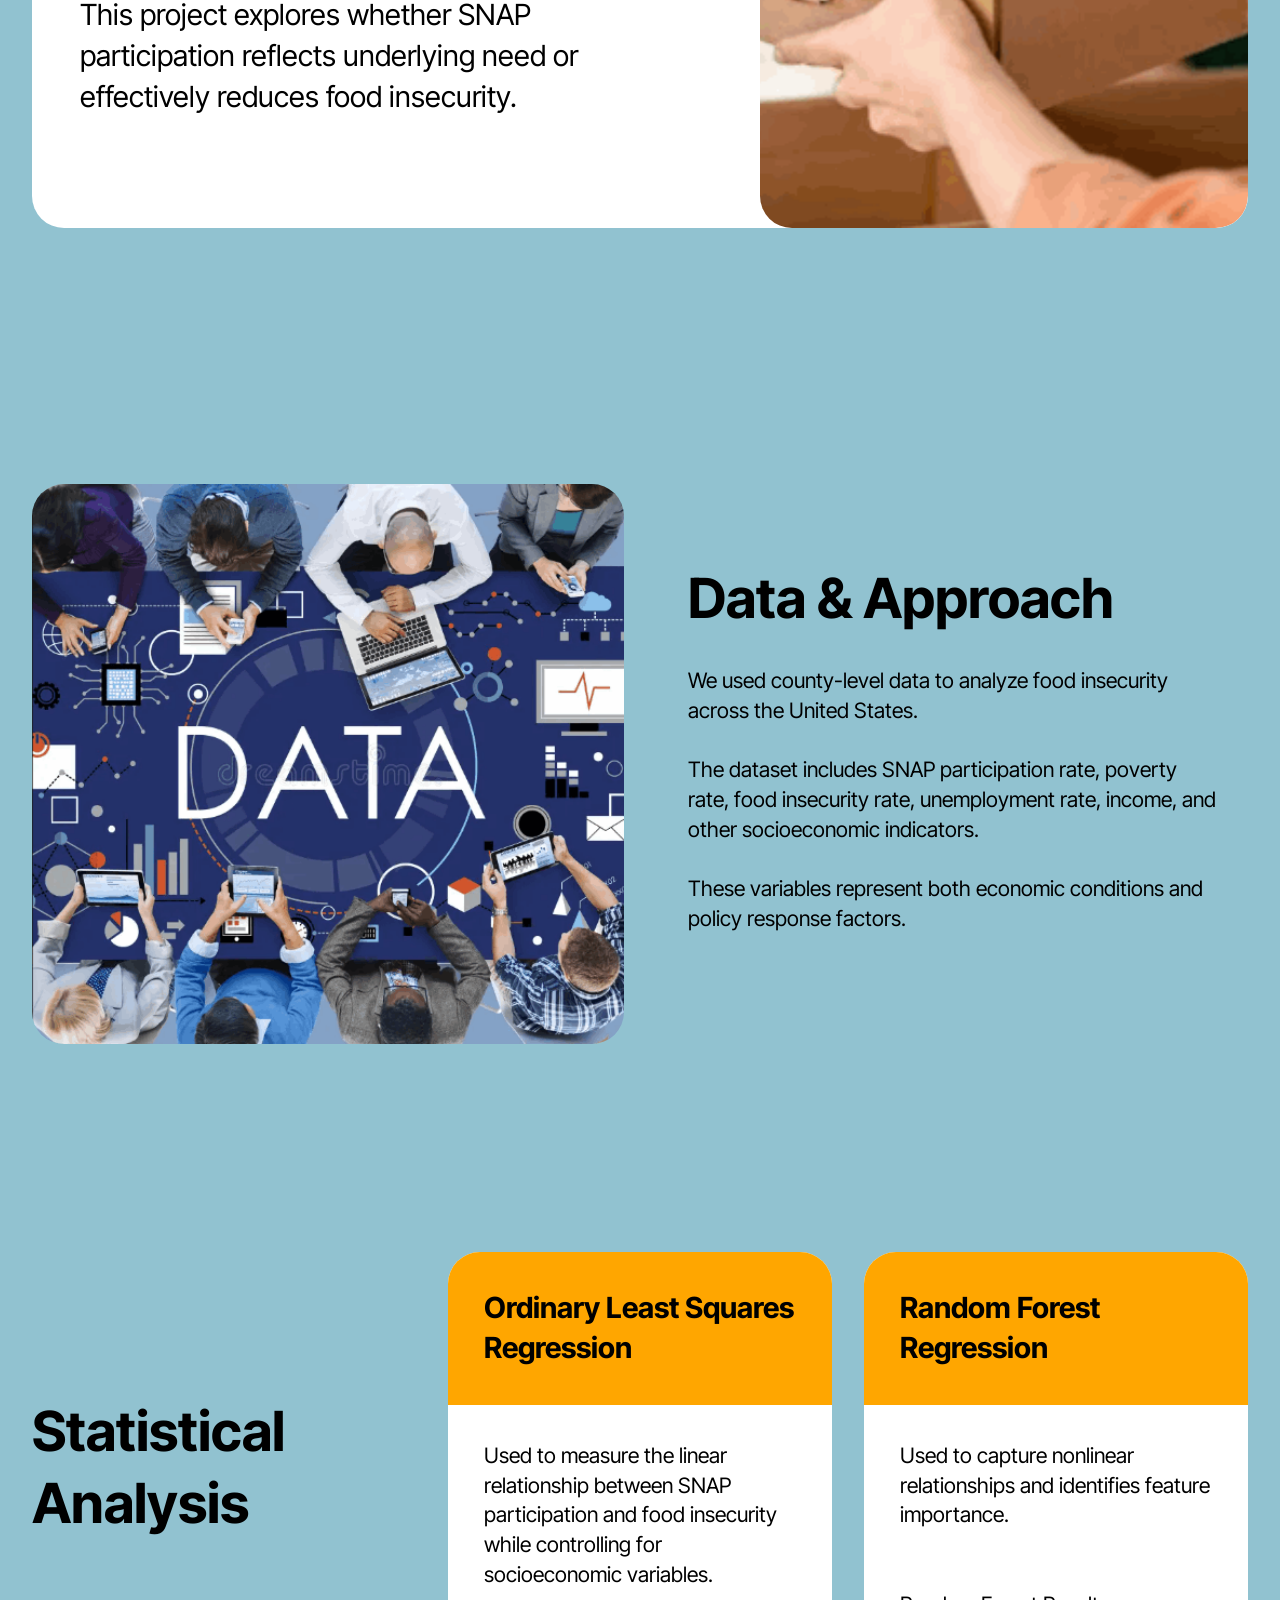
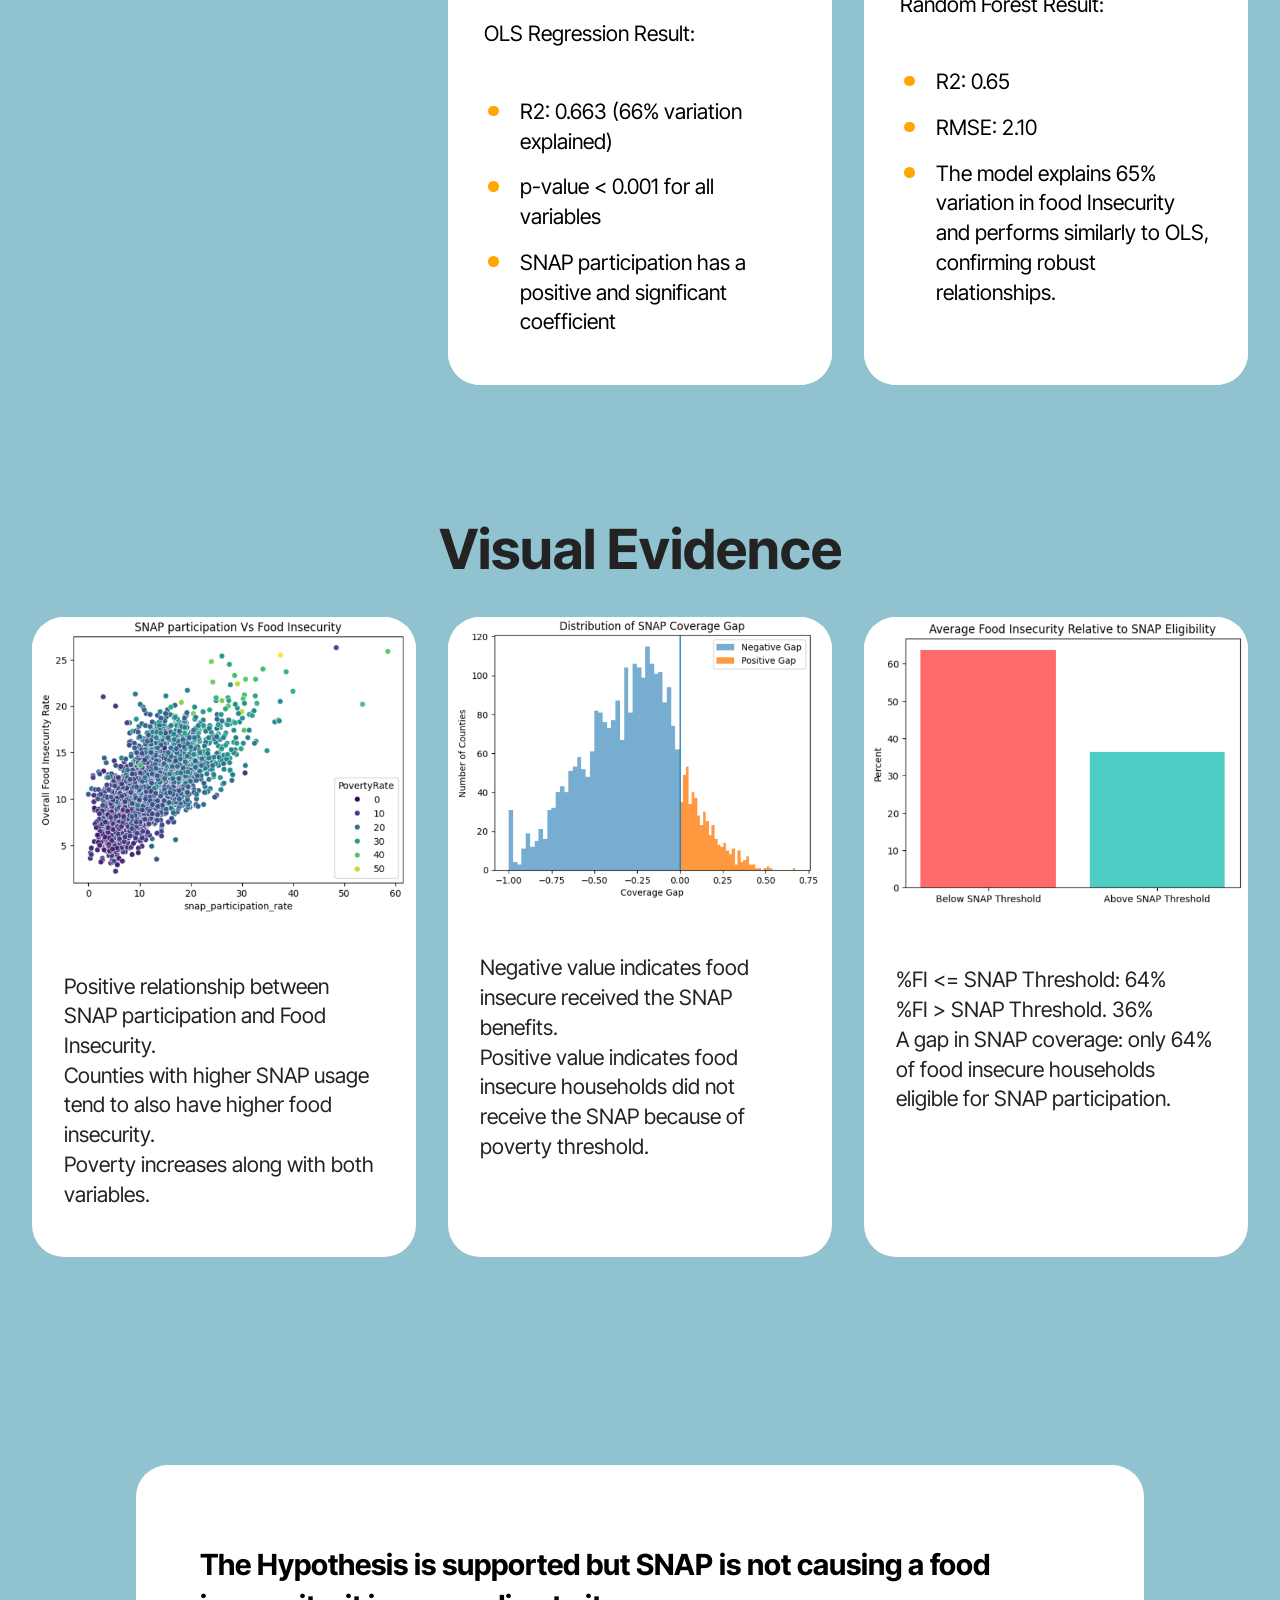
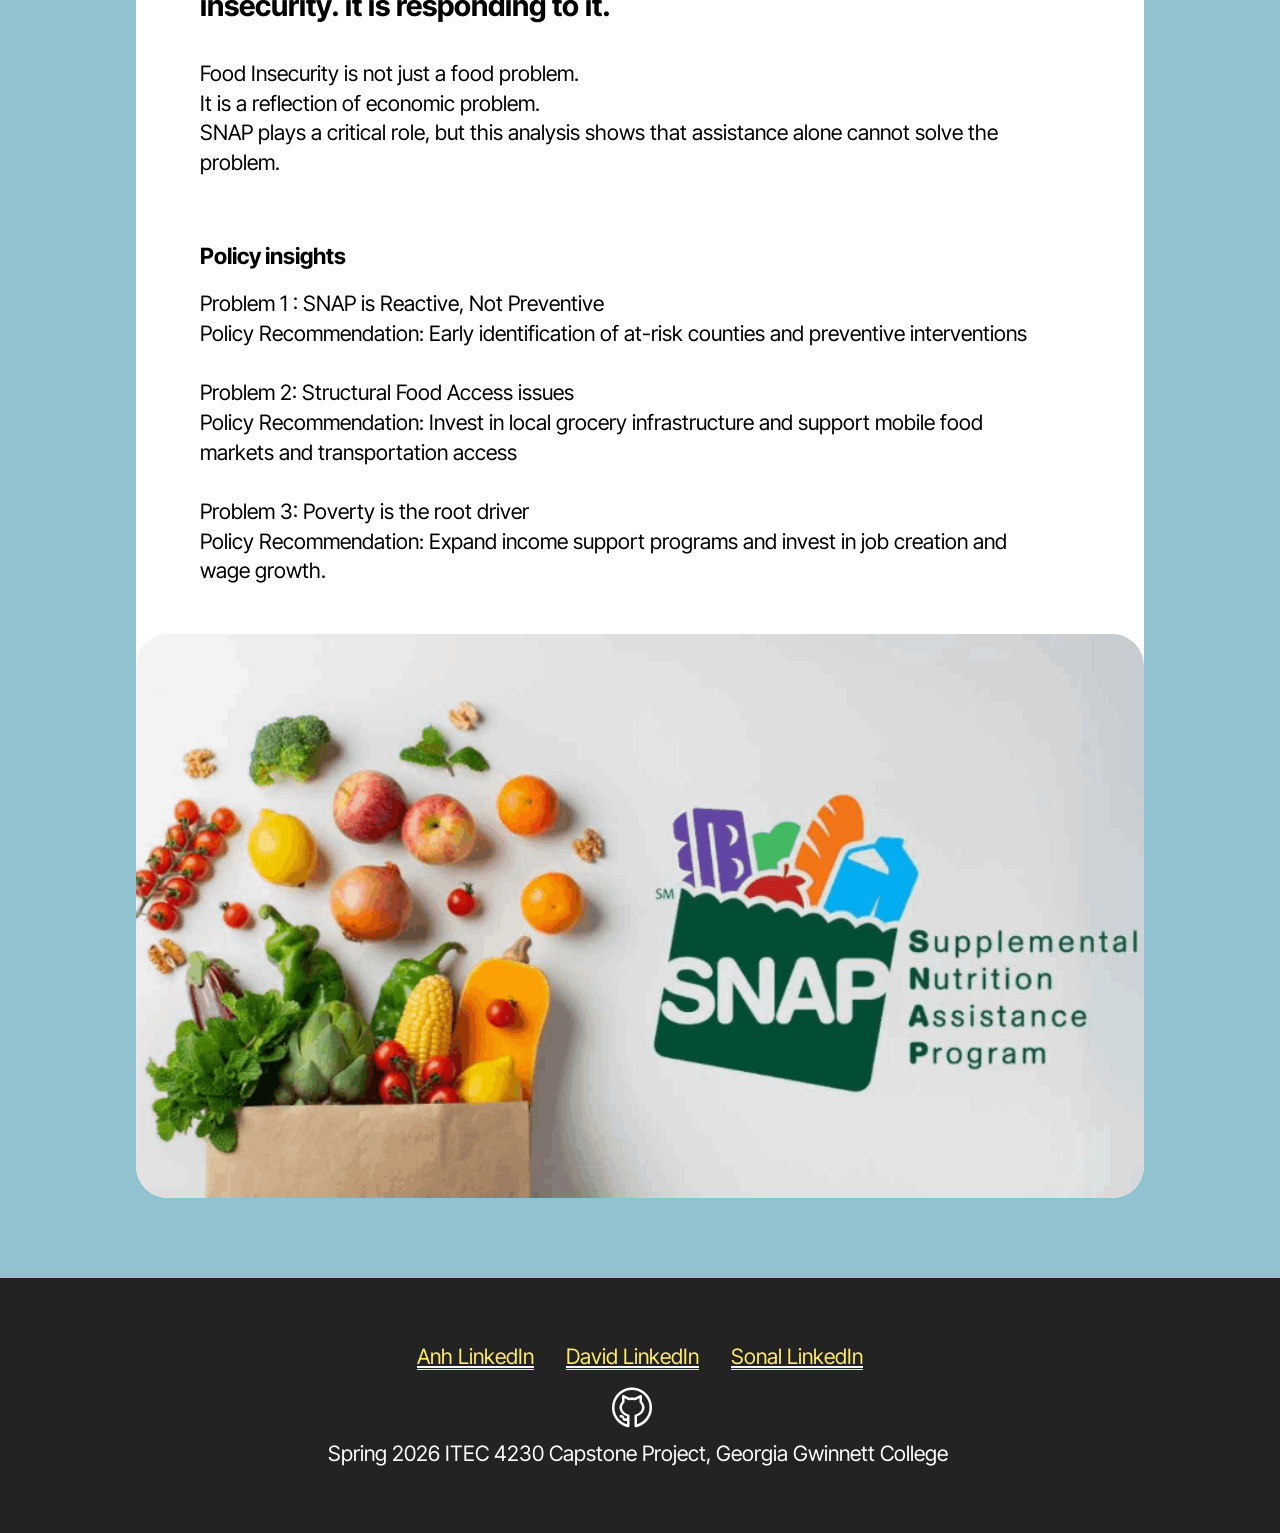
<file: page2.html>
<!DOCTYPE html>
<html  >
<head>
  
  <meta charset="UTF-8">
  <meta http-equiv="X-UA-Compatible" content="IE=edge">
  
  <meta name="viewport" content="width=device-width, initial-scale=1, minimum-scale=1">
  <link rel="shortcut icon" href="assets/images/logo.png" type="image/x-icon">
  <meta name="description" content="">
  
  
  <title>Page 2</title>
  <link rel="stylesheet" href="assets/web/assets/mobirise-icons2/mobirise2.css">
  <link rel="stylesheet" href="assets/web/assets/mobirise-icons-bold/mobirise-icons-bold.css">
  <link rel="stylesheet" href="assets/bootstrap/css/bootstrap.min.css">
  <link rel="stylesheet" href="assets/animatecss/animate.css">
  <link rel="stylesheet" href="assets/dropdown/css/style.css">
  <link rel="stylesheet" href="assets/theme/css/style.css">
  <link rel="preload" href="https://fonts.googleapis.com/css?family=Roboto+Slab:100,200,300,400,500,600,700,800,900&display=swap" as="style" onload="this.onload=null;this.rel='stylesheet'">
  <noscript><link rel="stylesheet" href="https://fonts.googleapis.com/css?family=Roboto+Slab:100,200,300,400,500,600,700,800,900&display=swap"></noscript>
  <link rel="preload" href="https://fonts.googleapis.com/css?family=Inter+Tight:100,200,300,400,500,600,700,800,900,100i,200i,300i,400i,500i,600i,700i,800i,900i&display=swap" as="style" onload="this.onload=null;this.rel='stylesheet'">
  <noscript><link rel="stylesheet" href="https://fonts.googleapis.com/css?family=Inter+Tight:100,200,300,400,500,600,700,800,900,100i,200i,300i,400i,500i,600i,700i,800i,900i&display=swap"></noscript>
  <link rel="preload" as="style" href="assets/mobirise/css/mbr-additional.css?v=Yjj55y"><link rel="stylesheet" href="assets/mobirise/css/mbr-additional.css?v=Yjj55y" type="text/css">

  
  
  
</head>
<body>
  
  <section data-bs-version="5.1" class="menu menu1 cid-vgHZ4jY2QE" once="menu" id="menu01-1y">
	

	<nav class="navbar navbar-dropdown navbar-fixed-top navbar-expand-lg">
		<div class="container">
			<div class="navbar-brand">
				
				
			</div>
			<button class="navbar-toggler" type="button" data-toggle="collapse" data-bs-toggle="collapse" data-target="#navbarSupportedContent" data-bs-target="#navbarSupportedContent" aria-controls="navbarNavAltMarkup" aria-expanded="false" aria-label="Toggle navigation">
				<div class="hamburger">
					<span></span>
					<span></span>
					<span></span>
					<span></span>
				</div>
			</button>
			<div class="collapse navbar-collapse" id="navbarSupportedContent">
				<ul class="navbar-nav nav-dropdown nav-right navbar-nav-top-padding" data-app-modern-menu="true"><li class="nav-item">
						<a class="nav-link link text-white text-primary display-4" href="index.html#header10-1p">Home</a>
					</li>
					
					<li class="nav-item">
						<a class="nav-link link text-white text-primary display-4" href="index.html#social02-5b">Master Dataset</a>
					</li><li class="nav-item"><a class="nav-link link text-white text-primary display-4" href="index.html#custom-html-5j">Dashboard</a></li><li class="nav-item"><a class="nav-link link text-white text-primary display-4" href="index.html#features026-1x">Hypotheses</a></li><li class="nav-item"><a class="nav-link link text-white text-primary display-4" href="index.html#tabs1-18">Technologies</a></li><li class="nav-item"><a class="nav-link link text-white text-primary display-4" href="index.html#image04-1f">Poster</a></li><li class="nav-item">
						<a class="nav-link link text-white text-primary display-4" href="index.html#team2-4u" aria-expanded="false">About Client</a>
					</li><li class="nav-item"><a class="nav-link link text-white text-primary display-4" href="index.html#people03-k">About Us</a></li><li class="nav-item"><a class="nav-link link text-white text-primary display-4" href="index.html#social02-1k">Data Sources</a></li></ul>
				
				
			</div>
		</div>
	</nav>
</section>

<section data-bs-version="5.1" class="header09 startm5 cid-vhmJ6iupNJ mbr-fullscreen" id="header09-3d">	
    
	
	
	<div class="container-fluid">
		<div class="row">
			<div class="content-wrap col-12 col-md-8">
				<h1 class="mbr-section-title mbr-fonts-style mbr-white mb-4 display-2"><strong>Higher SNAP participation rates are positively associated with higher food insecurity.</strong></h1>
				
				
				
			</div>
		</div>
	</div>
</section>

<section data-bs-version="5.1" class="features025 cid-vhmKnlMko2" id="features025-3g">
  

  
  

  <div class="container-fluid">
    <div class="row justify-content-center align-items-center">
      <div class="col-12">
        <div class="card-wrapper">
          <div class="row">
            <div class="col-12 col-md-12 col-lg-5 image-wrapper">
              <img class="w-100" src="assets/images/foodinsecurity-562x398.png" alt="">
            </div>
            <div class="col-12 col-lg col-md-12">
              <div class="text-wrapper align-left">
                
                
                <p class="mbr-text mbr-fonts-style mb-4 display-5">Million of Americans face limited access to affordable and nutritious food. SNAP (Supplemental Nutrition Assistance Program) is designed to reduce food insecurity by providing financial assistance for good. Government programs like SNAP aim to help - but are they enough?
<br>
<br>DO HIGHER SNAP PARTICIPATION RATES ARE POSITIVELY ASSOCIATED WITH HIGHER FOOD INSECURITY or do they help reduce it?
<br>
<br>This project explores whether SNAP participation reflects underlying need or effectively reduces food insecurity.<br>
                </p>
                
              </div>
            </div>
          </div>
        </div>
      </div>
    </div>
  </div>
</section>

<section data-bs-version="5.1" class="start article2 cid-vhRCbKlJZ6" id="article02-50">
	

	
	

	<div class="container">
		<div class="row justify-content-center">
			<div class="col-12 col-md-12 col-lg-6 image-wrapper">
				<img class="w-100" src="assets/images/screenshot202026-04-2320124346-548x518.png" alt="">
			</div>
			<div class="col-12 col-md-12 col-lg">
				<div class="text-wrapper align-left">
					<h1 class="mbr-section-title mbr-fonts-style mb-4 display-2"><strong>Data &amp; Approach</strong></h1>
					<p class="mbr-text align-left mbr-fonts-style mb-4 display-7">We used county-level data to analyze food insecurity across the United States.
<br>
<br>The dataset includes SNAP participation rate, poverty rate, food insecurity rate, unemployment rate, income, and other socioeconomic indicators.
<br>
<br>These variables represent both economic conditions and policy response factors.</p>
					
				</div>
			</div>
		</div>
	</div>
</section>

<section data-bs-version="5.1" class="pricing04 startm5 cid-vhRDxPuQWP" id="pricing04-54">
  
  
  
  <div class="container-fluid">
    <div class="row justify-content-center">
      <div class="col-lg-4">
        <div class="col-12 col-md-12">
          <h5 class="mbr-section-title mbr-fonts-style mt-0 mb-4 display-2"><strong><br></strong><br><strong>Statistical Analysis</strong></h5>
          
         
        </div>
      </div>

      <div class="col-lg-8 side-features">
        <div class="item features-without-image col-12 col-md-6 col-lg-6 item-mb active">
          <div class="item-wrapper">
            <div class="item-head">
              <h5 class="item-title mbr-fonts-style mb-0 display-5"><strong>Ordinary Least Squares Regression</strong></h5>
              
            </div>
            <div class="item-content">
              <p class="mbr-text mbr-fonts-style display-7">Used to measure the linear relationship between SNAP participation and food insecurity while controlling for socioeconomic variables.
<br>
<br>OLS Regression Result:</p>
              <div class="mb-4">
              </div>
              <div class="counter-container mbr-text mbr-fonts-style display-7">
                <ul>
                  <li>R2: 0.663 (66% variation explained)
</li><li>p-value &lt; 0.001 for all variables
</li><li>SNAP participation has a positive and significant coefficient</li>
                </ul>
              </div>
            </div>
            
          </div>
        </div>
        <div class="item features-without-image col-12 col-md-6 col-lg-6 item-mb">
          <div class="item-wrapper">
            <div class="item-head">
              <h5 class="item-title mbr-fonts-style mb-0 display-5"><strong>Random Forest  Regression</strong></h5>
              
            </div>
            <div class="item-content">
              <p class="mbr-text mbr-fonts-style display-7">Used to capture nonlinear relationships and identifies feature importance.
<br>
<br>
<br>Random Forest Result:</p>
              <div class="mb-4">
                </div>
              <div class="counter-container mbr-text mbr-fonts-style display-7">
                <ul>
                  <li>R2: 0.65
</li><li>RMSE: 2.10
</li><li>The model explains 65% variation in food Insecurity and performs similarly to OLS, confirming robust relationships.</li>
                </ul>
              </div>
            </div>
            
          </div>
        </div>
      </div>
    </div>
  </div>
</section>

<section data-bs-version="5.1" class="gallery3 cid-vgUuhJE30c" id="gallery3-20">
    
    
    <div class="container-fluid">
        <div class="mbr-section-head">
            <h4 class="mbr-section-title mbr-fonts-style align-center mb-0 display-2"><strong>Visual Evidence</strong></h4>
            
        </div>
        <div class="row mt-4">
            <div class="item features-image col-12 col-md-6 col-lg-4">
                <div class="item-wrapper">
                    <div class="item-img">
                        <img src="assets/images/screenshot202026-04-1520204429-636x508.png" alt="">
                    </div>
                    <div class="item-content">
                        
                        
                        <p class="mbr-text mbr-fonts-style mt-3 display-7">Positive relationship between SNAP participation and Food Insecurity.
<br>Counties with higher SNAP usage tend to also have higher food insecurity.
<br>Poverty increases along with both variables.<br></p>
                    </div>
                    
                </div>
            </div>
            <div class="item features-image col-12 col-md-6 col-lg-4">
                <div class="item-wrapper">
                    <div class="item-img">
                        <img src="assets/images/screenshot202026-04-1520204450-664x499.png" alt="">
                    </div>
                    <div class="item-content">
                        
                        
                        <p class="mbr-text mbr-fonts-style mt-3 display-7">Negative value indicates food insecure received the SNAP benefits.
<br>Positive value indicates food insecure households did not receive the SNAP because of poverty threshold.<br></p>
                    </div>
                    
                </div>
            </div>
            <div class="item features-image col-12 col-md-6 col-lg-4">
                <div class="item-wrapper">
                    <div class="item-img">
                        <img src="assets/images/screenshot202026-04-1520204505-626x490.png" alt="">
                    </div>
                    <div class="item-content">
                        
                        
                        <p class="mbr-text mbr-fonts-style mt-3 display-7">%FI &lt;= SNAP Threshold: 64%
<br>%FI &gt; SNAP Threshold. 36%
<br>A gap in SNAP coverage: only 64% of food insecure households eligible for SNAP participation.<br></p>
                    </div>
                    
                </div>
            </div>
            
        </div>
    </div>
</section>

<section data-bs-version="5.1" class="article9 cid-vhRExqRw81" id="article09-56">
  

  
  
  <div class="container-fluid">
    <div class="row justify-content-center">
      <div class="card col-md-12 col-lg-10">
        <div class="card-wrapper">
          <div class="card-content-text">
            <h3 class="card-title mbr-fonts-style mbr-white mt-3 mb-4 display-5"><strong>The Hypothesis is supported but SNAP is not causing a food insecurity. it is responding to it.</strong></h3>
          <div class="row card-box align-left">
            <div class="item features-without-image col-12">
              <div class="item-wrapper">
                <h4 class="mbr-section-subtitle mbr-fonts-style mb-3 display-7">Food Insecurity is not just a food problem.
<div>It is a reflection of economic problem.
</div><div>SNAP plays a critical role, but this analysis shows that assistance alone cannot solve the problem.</div></h4>
                <p class="mbr-text mbr-fonts-style display-7"><br>
                </p>
              </div>
            </div>
            <div class="item features-without-image col-12">
              <div class="item-wrapper">
                <h4 class="mbr-section-subtitle mbr-fonts-style mb-3 hypothesis"><strong>Policy insights</strong></h4>
                <p class="mbr-text mbr-fonts-style display-7">Problem 1 : SNAP is Reactive, Not Preventive
<br>Policy Recommendation: Early identification of at-risk counties and preventive interventions
<br>
<br>Problem 2: Structural Food Access issues
<br>Policy Recommendation: Invest in local grocery infrastructure and support mobile food markets and transportation access
<br>
<br>Problem 3: Poverty is the root driver
<br>Policy Recommendation: Expand income support programs and invest in job creation and wage growth.<br>
                </p>
              </div>
            </div>
            
          </div>
          </div>
          <div class="image-wrapper d-flex justify-content-center mt-3">
            <img src="assets/images/screenshot202026-04-2320160729-824x461.png" alt="">
          </div>
        </div>
      </div>
    </div>
  </div>
</section>

<section data-bs-version="5.1" class="footer3 cid-vgT35dvvEi" once="footers" id="footer3-1z">

    

    

    <div class="container">
        <div class="media-container-row align-center mbr-white">
            <div class="row row-links">
                <ul class="foot-menu">
                    
                    
                    
                    
                    
                <li class="foot-menu-item mbr-fonts-style display-7"><u><a href="https://www.linkedin.com/in/anh-tang-50a4a32ba/" class="text-primary">Anh LinkedIn</a></u></li><li class="foot-menu-item mbr-fonts-style display-7"><u><a href="https://www.linkedin.com/in/david-nelson-43a820298/" class="text-primary">David LinkedIn</a></u></li><li class="foot-menu-item mbr-fonts-style display-7"><u><a href="https://www.linkedin.com/in/sonal-sekhda-14427a347/" class="text-primary">Sonal LinkedIn</a></u></li></ul>
            </div>
            <div class="row social-row">
                <div class="social-list align-right pb-2">
                    
                    
                    
                    
                    
                    
                <div class="soc-item">
                        <a href="https://github.com/GGC-DSA/SSA-Food" target="_blank">
                            <span class="mbr-iconfont mbr-iconfont-social mbrib-github" style="font-size: 40px;"></span>
                        </a>
                    </div></div>
            </div>
            <div class="row row-copirayt">
                <p class="mbr-text mb-0 mbr-fonts-style mbr-white align-center display-7">
                    Spring 2026 ITEC 4230 Capstone Project, Georgia Gwinnett College&nbsp;</p>
            </div>
        </div>
    </div>
</section>


<script src="assets/bootstrap/js/bootstrap.bundle.min.js"></script>
  <script src="assets/smoothscroll/smooth-scroll.js"></script>
  <script src="assets/ytplayer/index.js"></script>
  <script src="assets/dropdown/js/navbar-dropdown.js"></script>
  <script src="assets/theme/js/script.js"></script>
  
  
  
 <div id="scrollToTop" class="scrollToTop mbr-arrow-up"><a style="text-align: center;"><i class="mbr-arrow-up-icon mbr-arrow-up-icon-cm cm-icon cm-icon-smallarrow-up"></i></a></div>
    <input name="animation" type="hidden">
  </body>
</html>
</file>
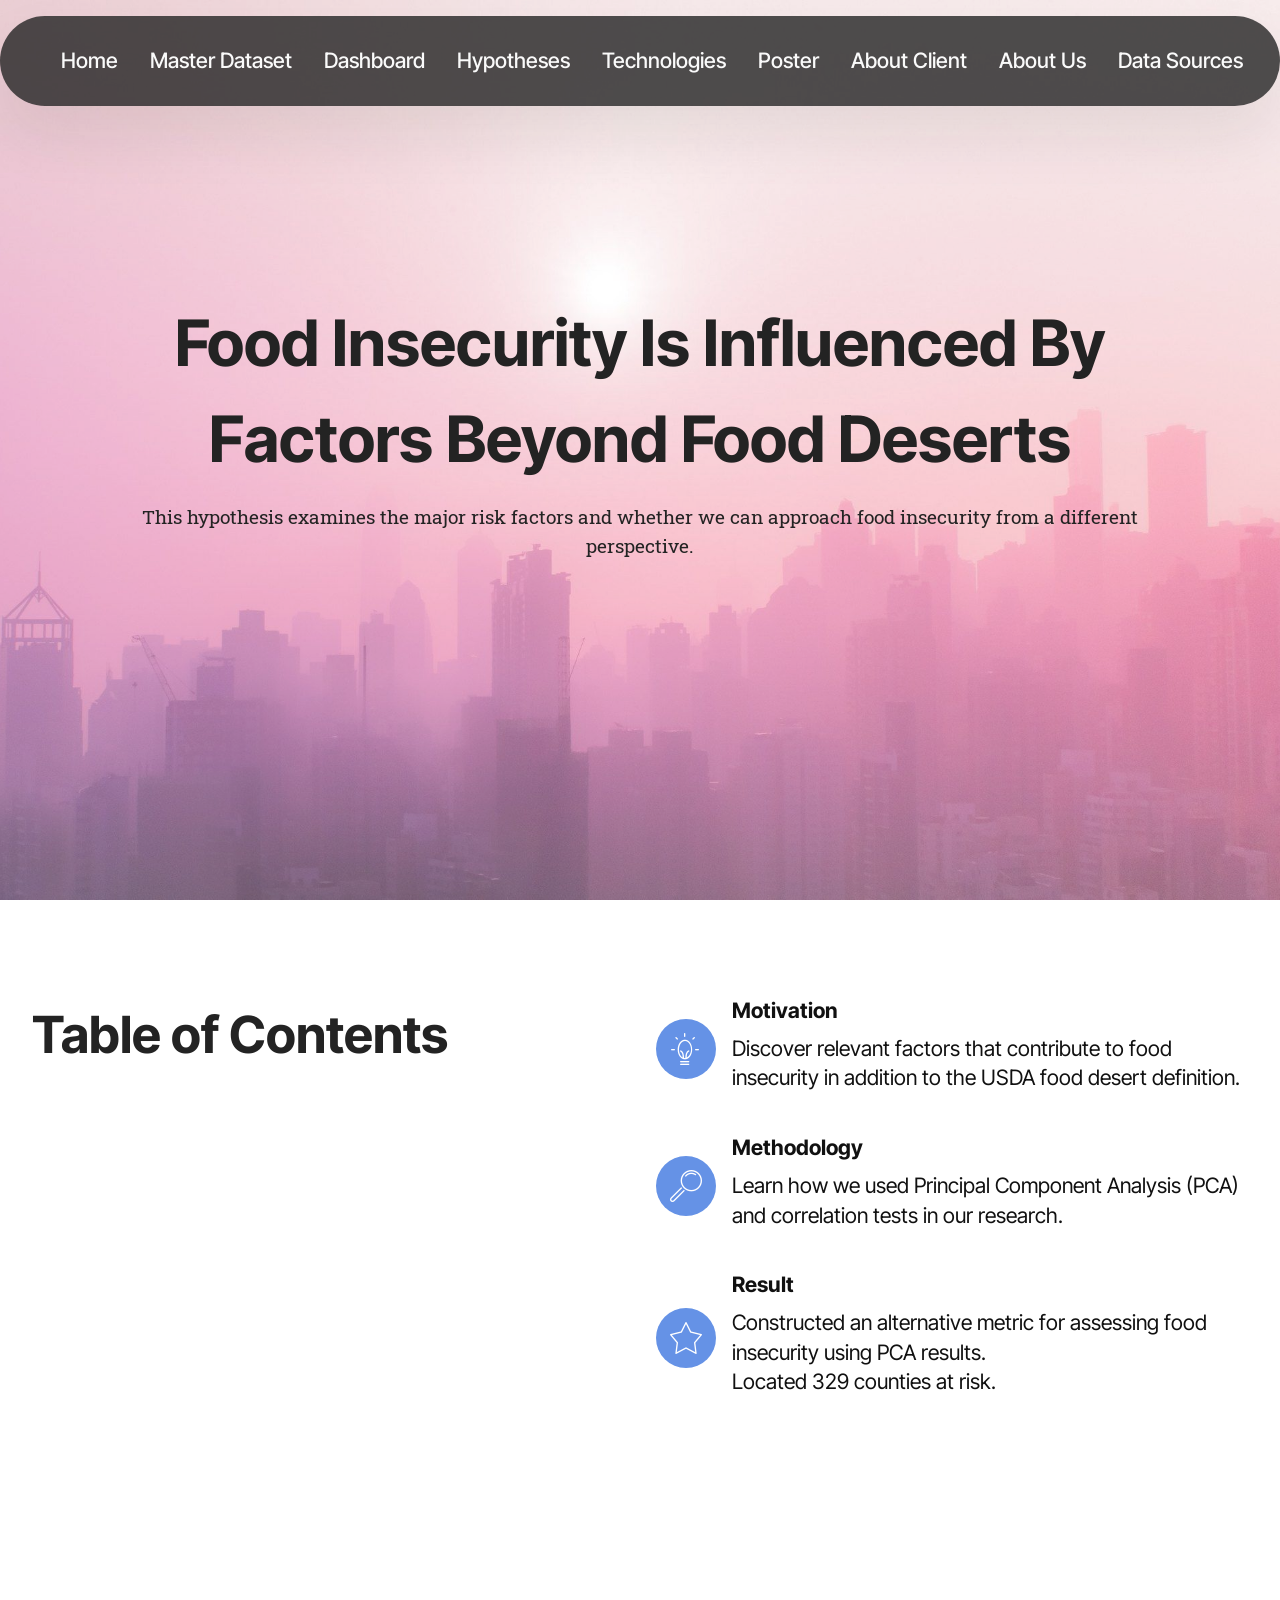
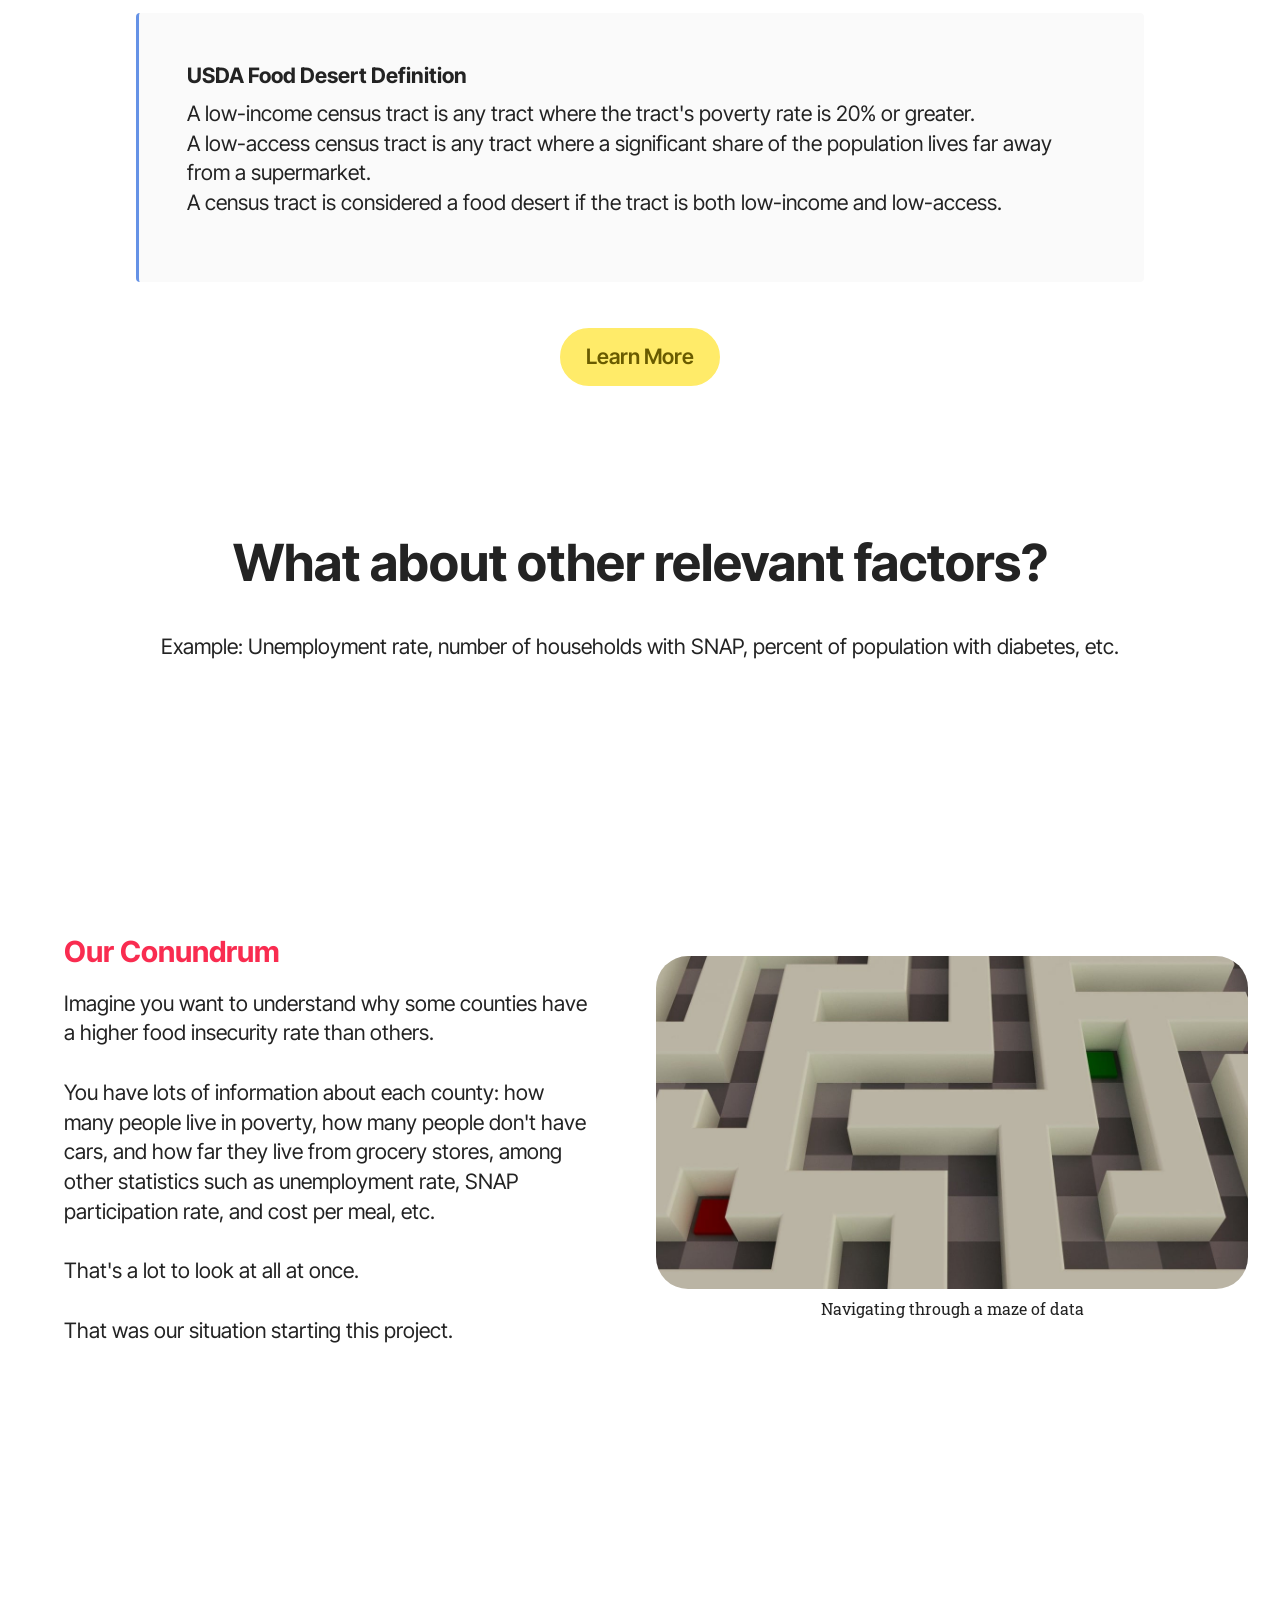
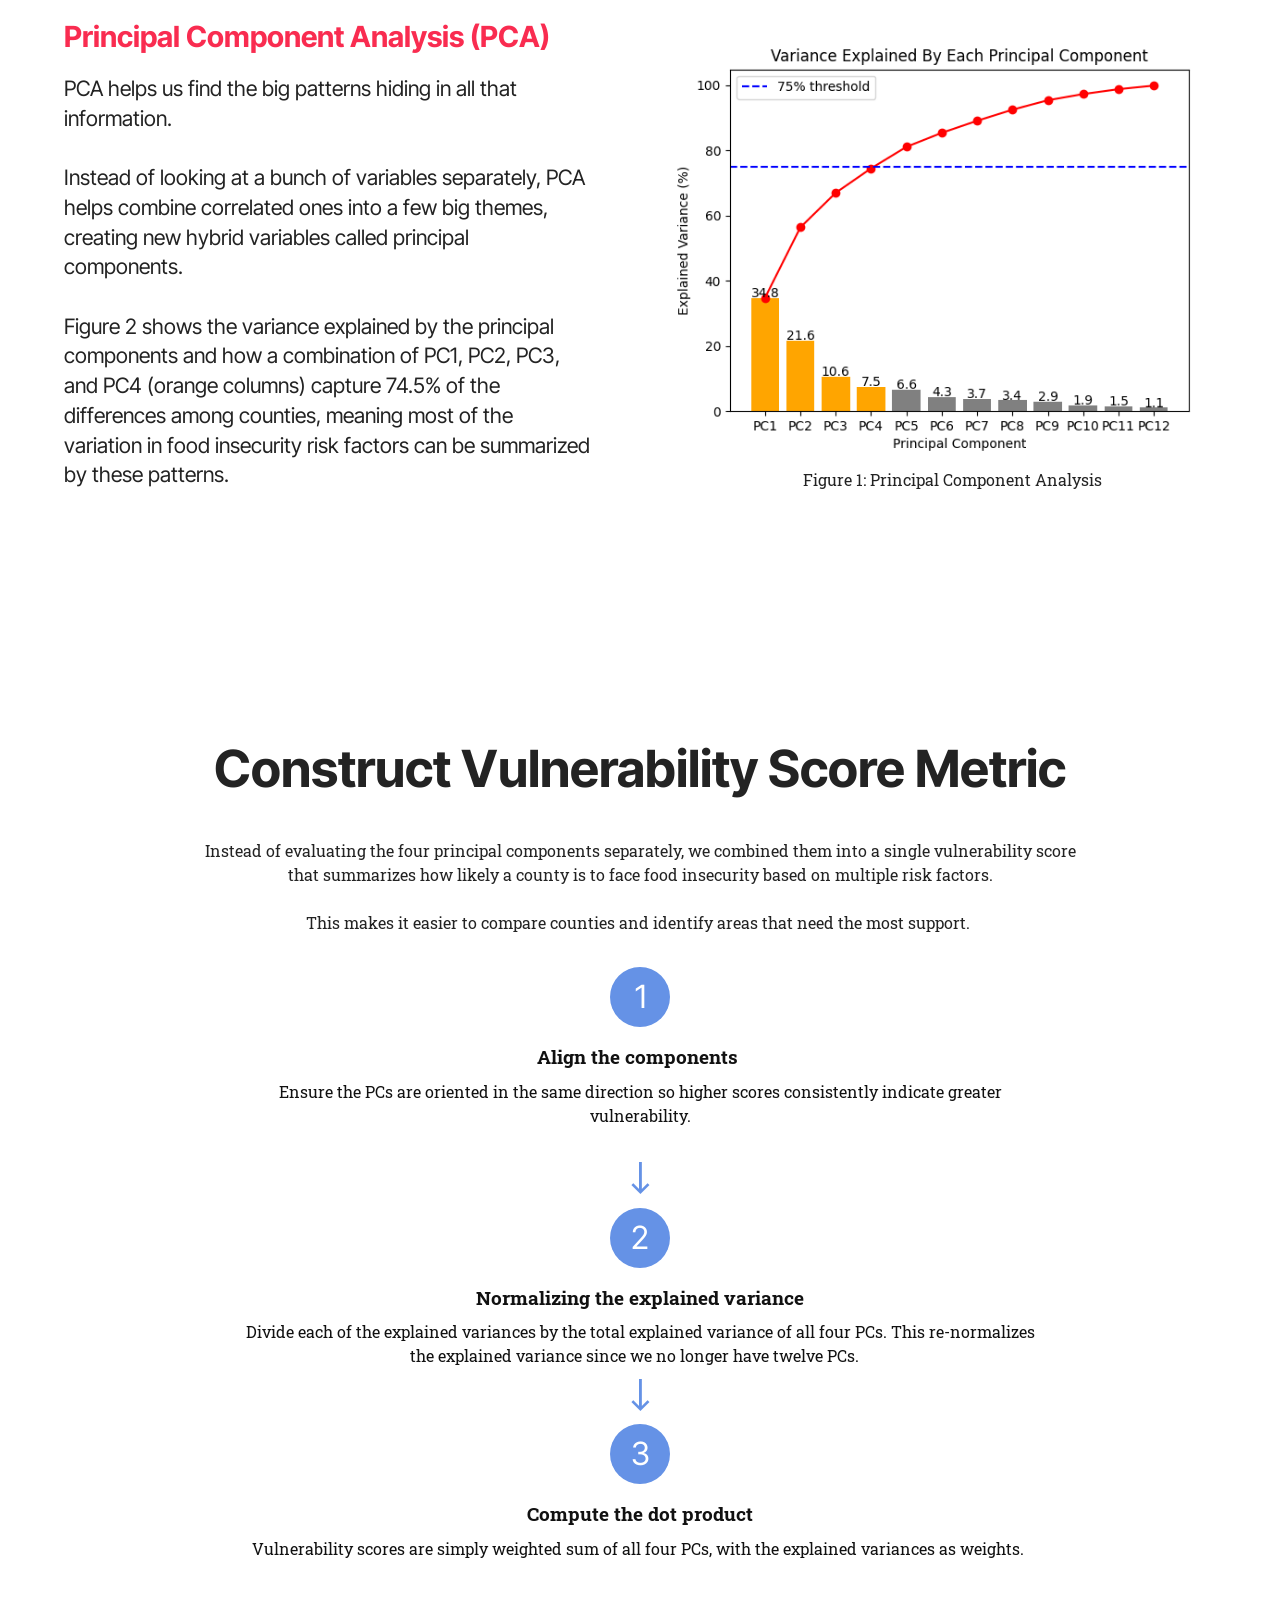
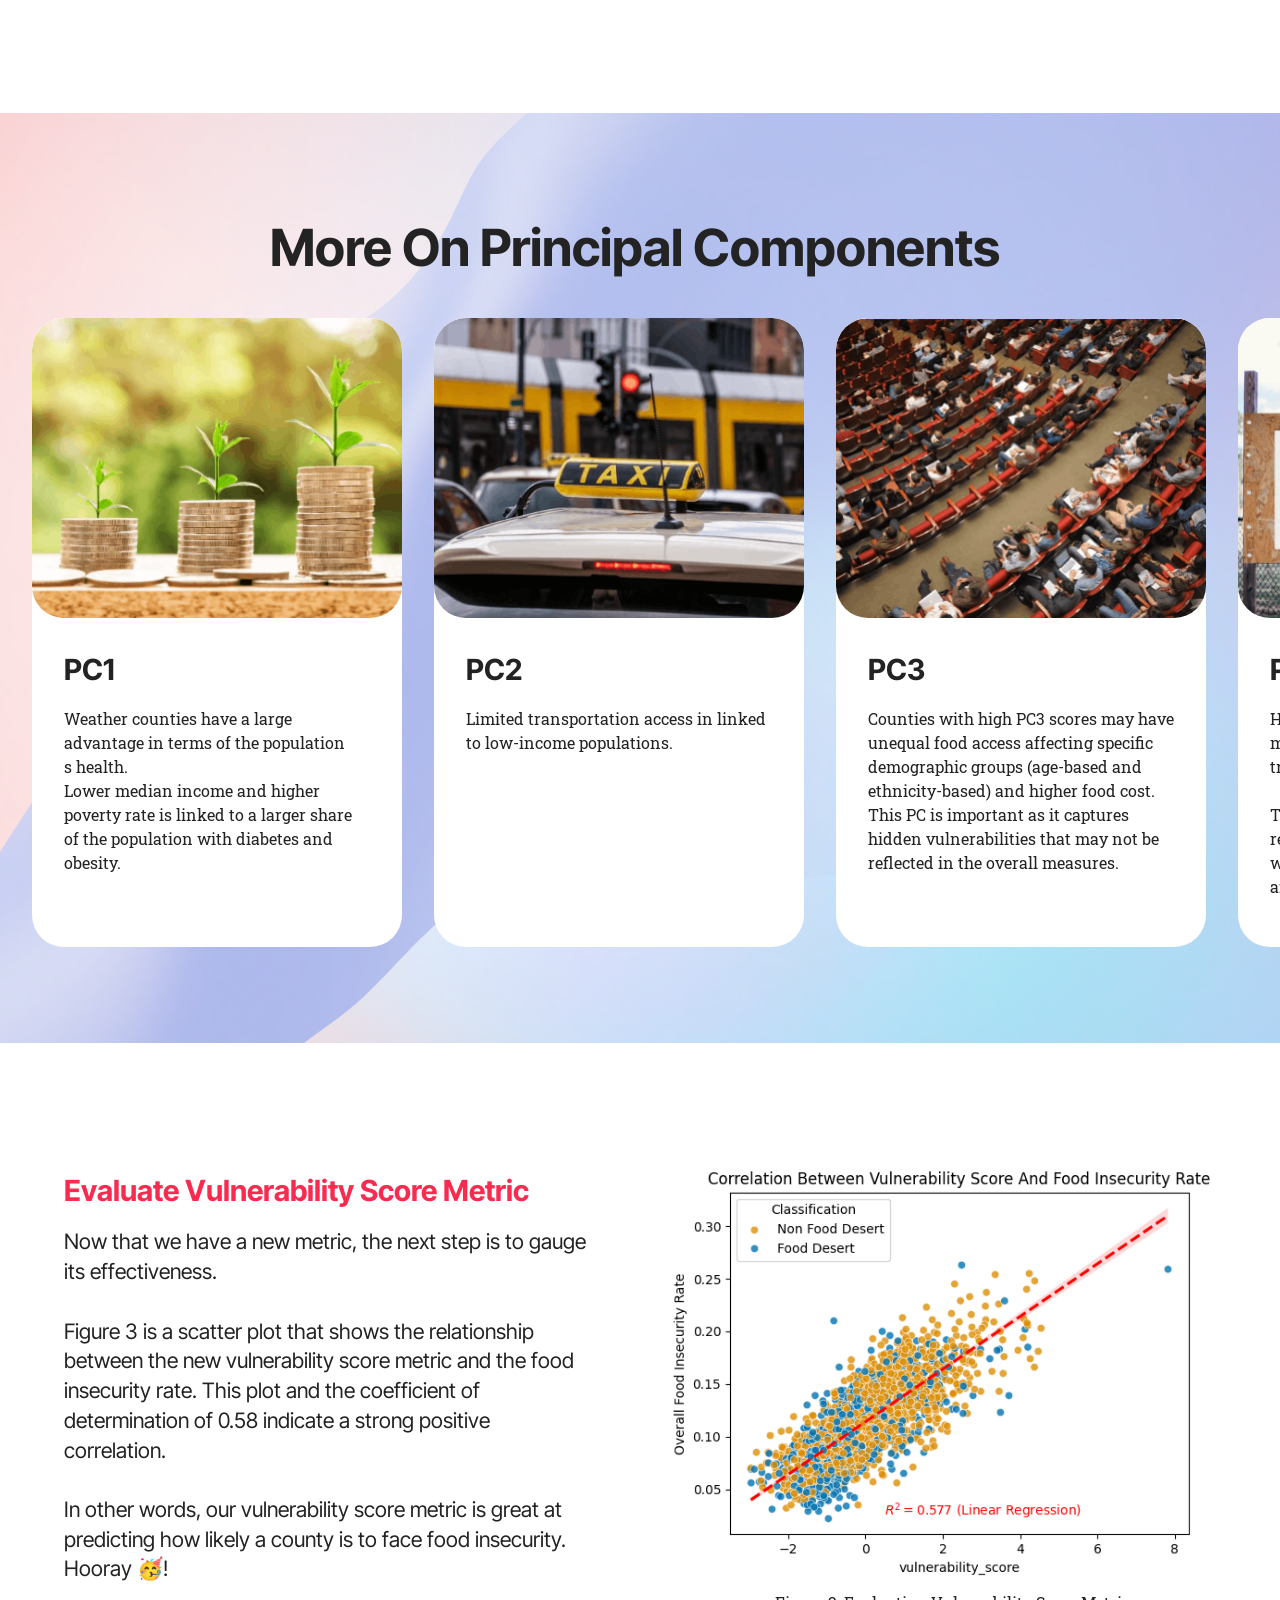
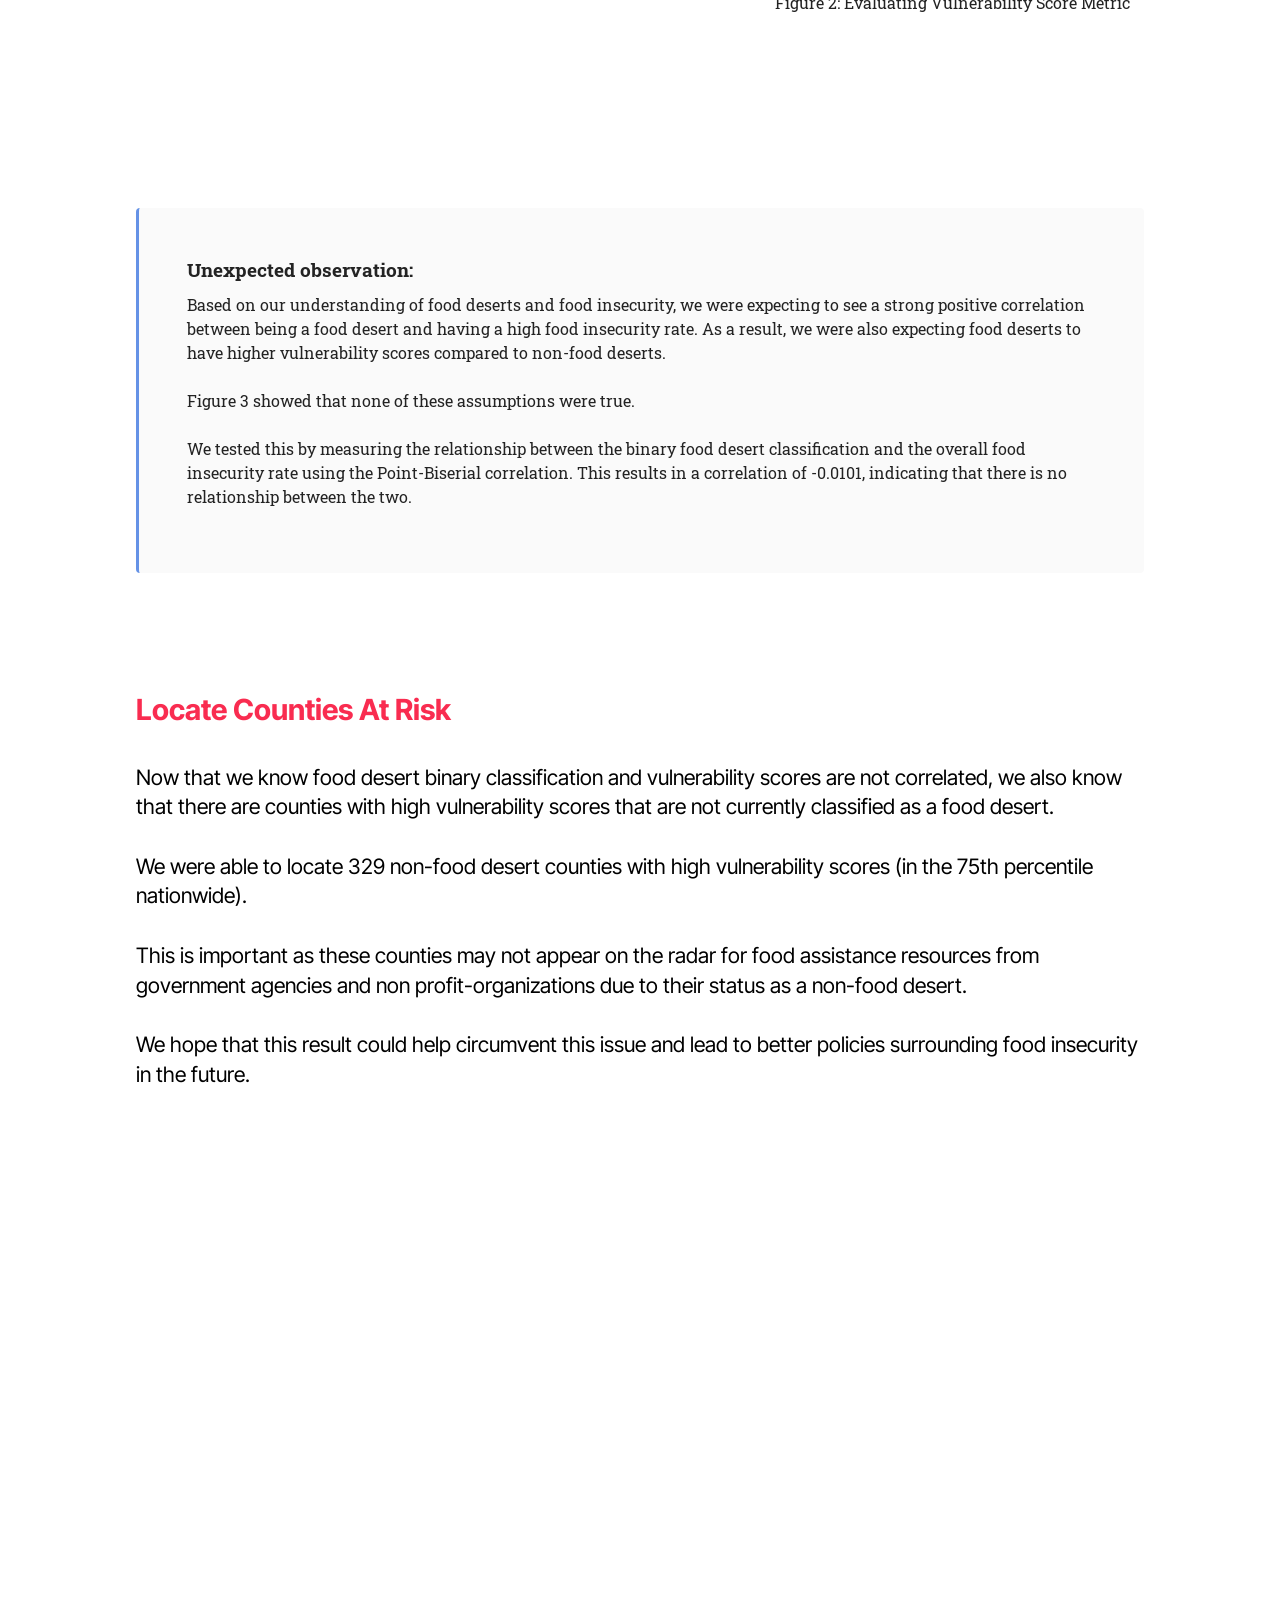
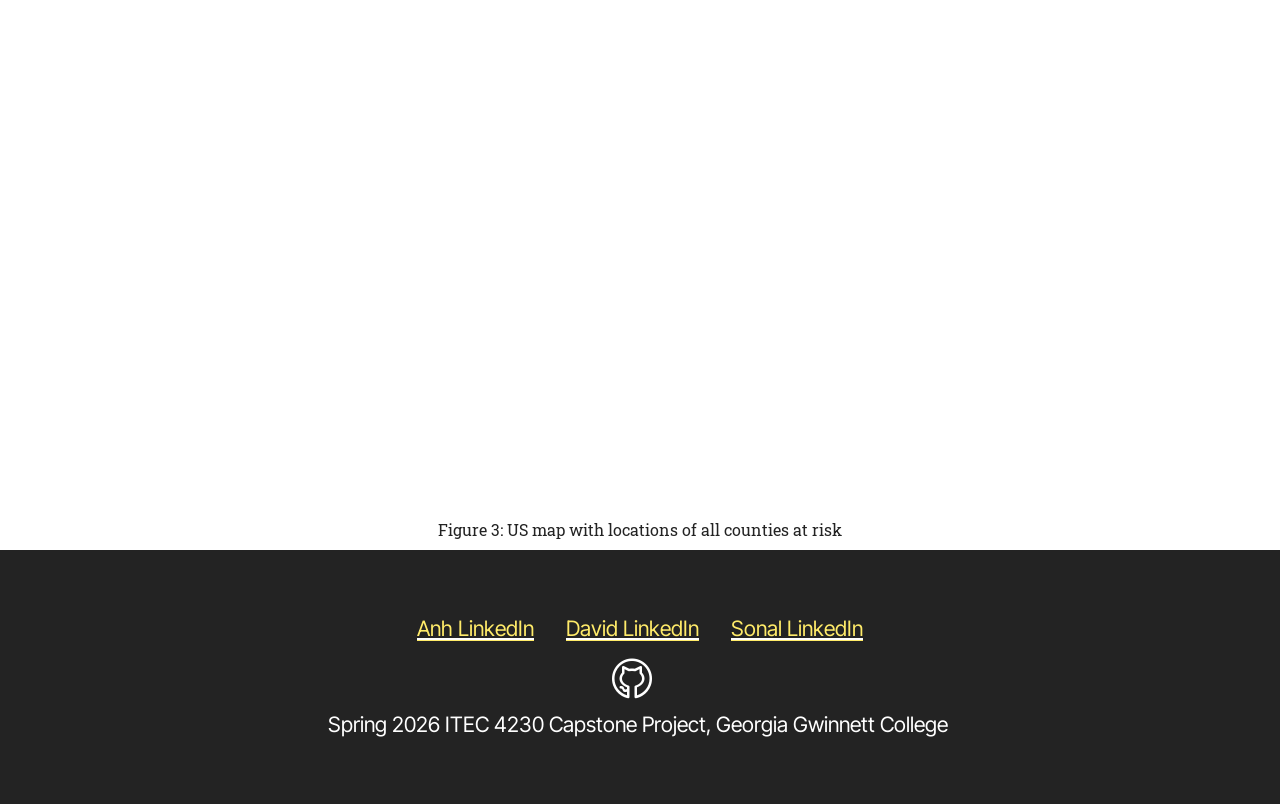
<file: page3.html>
<!DOCTYPE html>
<html  >
<head>
  
  <meta charset="UTF-8">
  <meta http-equiv="X-UA-Compatible" content="IE=edge">
  
  <meta name="viewport" content="width=device-width, initial-scale=1, minimum-scale=1">
  <link rel="shortcut icon" href="assets/images/logo.png" type="image/x-icon">
  <meta name="description" content="">
  
  
  <title>Page 3</title>
  <link rel="stylesheet" href="assets/web/assets/mobirise-icons2/mobirise2.css">
  <link rel="stylesheet" href="assets/web/assets/mobirise-icons/mobirise-icons.css">
  <link rel="stylesheet" href="assets/web/assets/mobirise-icons-bold/mobirise-icons-bold.css">
  <link rel="stylesheet" href="assets/bootstrap/css/bootstrap.min.css">
  <link rel="stylesheet" href="assets/animatecss/animate.css">
  <link rel="stylesheet" href="assets/dropdown/css/style.css">
  <link rel="stylesheet" href="assets/socicon/css/styles.css">
  <link rel="stylesheet" href="assets/theme/css/style.css">
  <link rel="preload" href="https://fonts.googleapis.com/css?family=Roboto+Slab:100,200,300,400,500,600,700,800,900&display=swap" as="style" onload="this.onload=null;this.rel='stylesheet'">
  <noscript><link rel="stylesheet" href="https://fonts.googleapis.com/css?family=Roboto+Slab:100,200,300,400,500,600,700,800,900&display=swap"></noscript>
  <link rel="preload" href="https://fonts.googleapis.com/css?family=Inter+Tight:100,200,300,400,500,600,700,800,900,100i,200i,300i,400i,500i,600i,700i,800i,900i&display=swap" as="style" onload="this.onload=null;this.rel='stylesheet'">
  <noscript><link rel="stylesheet" href="https://fonts.googleapis.com/css?family=Inter+Tight:100,200,300,400,500,600,700,800,900,100i,200i,300i,400i,500i,600i,700i,800i,900i&display=swap"></noscript>
  <link rel="preload" as="style" href="assets/mobirise/css/mbr-additional.css?v=taPmRC"><link rel="stylesheet" href="assets/mobirise/css/mbr-additional.css?v=taPmRC" type="text/css">

  
  
  
</head>
<body>
  
  <section data-bs-version="5.1" class="menu menu1 cid-vgHZ4jY2QE" once="menu" id="menu01-2s">
	

	<nav class="navbar navbar-dropdown navbar-fixed-top navbar-expand-lg">
		<div class="container">
			<div class="navbar-brand">
				
				
			</div>
			<button class="navbar-toggler" type="button" data-toggle="collapse" data-bs-toggle="collapse" data-target="#navbarSupportedContent" data-bs-target="#navbarSupportedContent" aria-controls="navbarNavAltMarkup" aria-expanded="false" aria-label="Toggle navigation">
				<div class="hamburger">
					<span></span>
					<span></span>
					<span></span>
					<span></span>
				</div>
			</button>
			<div class="collapse navbar-collapse" id="navbarSupportedContent">
				<ul class="navbar-nav nav-dropdown nav-right navbar-nav-top-padding" data-app-modern-menu="true"><li class="nav-item">
						<a class="nav-link link text-white text-primary display-4" href="index.html#header10-1p">Home</a>
					</li>
					
					<li class="nav-item">
						<a class="nav-link link text-white text-primary display-4" href="index.html#social02-5b">Master Dataset</a>
					</li><li class="nav-item"><a class="nav-link link text-white text-primary display-4" href="index.html#custom-html-5j">Dashboard</a></li><li class="nav-item"><a class="nav-link link text-white text-primary display-4" href="index.html#features026-1x">Hypotheses</a></li><li class="nav-item"><a class="nav-link link text-white text-primary display-4" href="index.html#tabs1-18">Technologies</a></li><li class="nav-item"><a class="nav-link link text-white text-primary display-4" href="index.html#image04-1f">Poster</a></li><li class="nav-item">
						<a class="nav-link link text-white text-primary display-4" href="index.html#team2-4u" aria-expanded="false">About Client</a>
					</li><li class="nav-item"><a class="nav-link link text-white text-primary display-4" href="index.html#people03-k">About Us</a></li><li class="nav-item"><a class="nav-link link text-white text-primary display-4" href="index.html#social02-1k">Data Sources</a></li></ul>
				
				
			</div>
		</div>
	</nav>
</section>

<section data-bs-version="5.1" class="header13 cid-vhi4b6Nn7b mbr-fullscreen" id="header13-3a">

    

    
    <div class="mbr-overlay" style="opacity: 0.2; background-color: rgb(255, 255, 255);"></div>

    <div class="align-center container">
        <div class="row justify-content-center">
            <div class="col-12 col-lg-10">
                <h1 class="mbr-section-title mbr-fonts-style mb-3 anh-main-title"><strong>Food Insecurity Is Influenced By Factors Beyond Food Deserts</strong></h1>
                
                <p class="mbr-text mbr-fonts-style mb-3 anh-mini-title">This hypothesis examines the major risk factors and whether we can approach food insecurity from a different perspective.
<br>
<br></p>
                
                
            </div>
        </div>
    </div>
</section>

<section data-bs-version="5.1" class="features13 cid-vhhZ47Zscg" id="features13-2y">

    

    
    
    <div class="container">
        <div class="row justify-content-center">
            <div class="col-12 col-lg-6">
                <div class="card-wrapper">
                    <div class="card-box align-left">
                        <h4 class="card-title mbr-fonts-style mb-4 anh-titles"><strong>Table of Contents
</strong><div><strong><br></strong></div></h4>
                        
                        
                    </div>
                </div>
            </div>
            <div class="col-12 col-lg-6">
                <div class="item features-without-image">
                    <div class="item-wrapper mbr-flex">
                        <div class="icon-box">
                            <span class="mbr-iconfont mbri-idea"></span>
                        </div>
                        <div class="text-box">
                            <h4 class="icon-title mbr-black mbr-fonts-style display-7"><strong>Motivation&nbsp; &nbsp;</strong></h4>
                            <h5 class="icon-text mbr-black mbr-fonts-style display-4">Discover relevant factors that contribute to food insecurity in addition to the USDA food desert definition.&nbsp;</h5>
                        </div>
                    </div>
                </div>
                <div class="item features-without-image">
                    <div class="item-wrapper mbr-flex">
                        <div class="icon-box">
                            <span class="mbr-iconfont mbri-search"></span>
                        </div>
                        <div class="text-box">
                            <h4 class="icon-title mbr-black mbr-fonts-style display-7">
                                <strong>Methodology</strong></h4>
                            <h5 class="icon-text mbr-black mbr-fonts-style display-4">Learn how we used Principal Component Analysis (PCA) and correlation tests in our research.&nbsp;</h5>
                        </div>
                    </div>
                </div>
                <div class="item features-without-image">
                    <div class="item-wrapper mbr-flex">
                        <div class="icon-box">
                            <span class="mbr-iconfont mbri-star"></span>
                        </div>
                        <div class="text-box">
                            <h4 class="icon-title mbr-black mbr-fonts-style display-7"><strong>Result&nbsp;</strong></h4>
                            <h5 class="icon-text mbr-black mbr-fonts-style display-4">Constructed an alternative metric for assessing food insecurity using PCA results. 
<div>Located 329 counties at risk.&nbsp;</div></h5>
                        </div>
                    </div>
                </div>
            </div>
        </div>
    </div>
</section>

<section data-bs-version="5.1" class="content7 cid-vhi0OjOfGC" id="content7-31">
    
    <div class="container">
        <div class="row justify-content-center">
            <div class="col-12 col-md-10">
                <blockquote>
                <h5 class="mbr-section-title mbr-fonts-style mb-2 display-7"><strong>USDA Food Desert Definition</strong></h5>
                <p class="mbr-text mbr-fonts-style display-4">A low-income census tract is any tract where the tract's poverty rate is 20% or greater. 
<br>A low-access census tract is any tract where a significant share of the population lives far away from a supermarket. 
<br>A census tract is considered a food desert if the tract is both low-income and low-access.&nbsp;</p></blockquote>
            </div>
        </div>
    </div>
</section>

<section data-bs-version="5.1" class="info1 cid-vhi0XYgJud" id="info1-32">
    

    
    
    <div class="align-center container">
        <div class="row justify-content-center">
            <div class="col-12 col-lg-8">
                
                
                <div class="mbr-section-btn"><a class="btn btn-primary display-4" href="page4.html#header6-3s">Learn More</a></div>
            </div>
        </div>
    </div>
</section>

<section data-bs-version="5.1" class="content4 cid-vhi1j9iIOa" id="content4-33">
    

    
    
    <div class="container">
        <div class="row justify-content-center">
            <div class="title col-md-12 col-lg-10">
                <h3 class="mbr-section-title mbr-fonts-style align-center mb-4 anh-titles"><strong>What about other relevant factors?</strong></h3>
                <h4 class="mbr-section-subtitle align-center mbr-fonts-style mb-4 display-7">Example: Unemployment rate, number of households with SNAP, percent of population with diabetes, etc.
<div><br></div></h4>
                
            </div>
        </div>
    </div>
</section>

<section data-bs-version="5.1" class="image2 cid-vhi26WIRbm" id="image2-35">
    

    
    

    <div class="container">
        <div class="row align-items-center">
            <div class="col-12 col-lg-6">
                <div class="image-wrapper">
                    <img src="assets/images/mbr-1256x707.jpg" alt="">
                    <p class="mbr-description mbr-fonts-style mt-2 align-center anh-text">Navigating through a maze of data  </p>
                </div>
            </div>
            <div class="col-12 col-lg">
                <div class="text-wrapper">
                    <h3 class="mbr-section-title mbr-fonts-style mb-3 display-5"><strong>Our Conundrum&nbsp;</strong></h3>
                    <p class="mbr-text mbr-fonts-style display-7">Imagine you want to understand why some counties have a higher food insecurity rate than others. 
<br>
<br>You have lots of information about each county: how many people live in poverty, how many people don't have cars, and how far they live from grocery stores, among other statistics such as unemployment rate, SNAP participation rate, and cost per meal, etc. 
<br>
<br>That's a lot to look at all at once. 
<br>
<br>That was our situation starting this project.&nbsp;</p>
                </div>
            </div>
        </div>
    </div>
</section>

<section data-bs-version="5.1" class="image2 cid-vhi2HDOVRx" id="image2-36">
    

    
    

    <div class="container">
        <div class="row align-items-center">
            <div class="col-12 col-lg-6">
                <div class="image-wrapper">
                    <img src="assets/images/content-640x480.png" alt="">
                    <p class="mbr-description mbr-fonts-style mt-2 align-center anh-text">
                        Figure 1: Principal Component Analysis   </p>
                </div>
            </div>
            <div class="col-12 col-lg">
                <div class="text-wrapper">
                    <h3 class="mbr-section-title mbr-fonts-style mb-3 display-5"><strong>Principal Component Analysis (PCA)</strong></h3>
                    <p class="mbr-text mbr-fonts-style display-7">PCA helps us find the big patterns hiding in all that information.
<br>
<br>Instead of looking at a bunch of variables separately, PCA helps combine correlated ones into a few big themes, creating new hybrid variables called principal components. 
<br>
<br>Figure 2 shows the variance explained by the principal components and how a combination of PC1, PC2, PC3, and PC4 (orange columns) capture 74.5% of the differences among counties, meaning most of the variation in food insecurity risk factors can be summarized by these patterns.&nbsp;</p>
                </div>
            </div>
        </div>
    </div>
</section>

<section data-bs-version="5.1" class="features21 cid-vhi4WJQw3P" id="features21-3b">

    

    
    
    <div class="container">
        <div class="row justify-content-center">
            <div class="col-md-12 col-lg-9">
                <div class="card-wrapper mb-4">
                    <div class="card-box align-center">
                        <h4 class="card-title mbr-fonts-style mb-4 anh-titles"><strong>Construct Vulnerability Score Metric</strong></h4>
                        <p class="mbr-text mbr-fonts-style mb-4 anh-text">Instead of evaluating the four principal components separately, we combined them into a single vulnerability score that summarizes how likely a county is to face food insecurity based on multiple risk factors. 
<br>
<br>This makes it easier to compare counties and identify areas that need the most support.&nbsp;</p>
                        
                    </div>
                </div>
            </div>
            <div class="col-12 col-md-8">
                <div class="item mbr-flex">
                    <div class="icon-wrap w-100">
                        <div class="icon-box">
                            <span class="step-number mbr-fonts-style display-5">1</span>
                        </div>
                    </div>
                    <div class="text-box">
                        <h4 class="icon-title card-title mbr-black mbr-fonts-style anh-mini-title"><strong>Align the components&nbsp;</strong></h4>
                        <h5 class="icon-text mbr-black mbr-fonts-style anh-text">Ensure the PCs are oriented in the same direction so higher scores consistently indicate greater vulnerability.
<div><br></div></h5>
                    </div>
                </div>
                <div class="item mbr-flex">
                    <div class="icon-wrap w-100">
                        <div class="icon-box">
                            <span class="step-number mbr-fonts-style display-5">2</span>
                        </div>
                    </div>
                    <div class="text-box">
                        <h4 class="icon-title card-title mbr-black mbr-fonts-style anh-mini-title"><strong>Normalizing the explained variance</strong></h4>
                        <h5 class="icon-text mbr-black mbr-fonts-style anh-text">Divide each of the explained variances by the total explained variance of all four PCs. This re-normalizes the explained variance since we no longer have twelve PCs.&nbsp; &nbsp;</h5>
                    </div>
                </div>
                <div class="item mbr-flex last">
                    <div class="icon-wrap w-100">
                        <div class="icon-box">
                            <span class="step-number mbr-fonts-style display-5">3</span>
                        </div>
                    </div>
                    <div class="text-box">
                        <h4 class="icon-title card-title mbr-black mbr-fonts-style anh-mini-title"><strong>Compute the dot product</strong></h4>
                        <h5 class="icon-text mbr-black mbr-fonts-style anh-text">Vulnerability scores are simply weighted sum of all four PCs, with the explained variances as weights.&nbsp;</h5>
                    </div>
                </div>
                
                
                
                
                
                
                
            </div>
        </div>
    </div>
</section>

<section data-bs-version="5.1" class="slider5 mbr-embla cid-vhi5JCVH4s" id="slider5-3c">
    
    <div class="mbr-overlay"></div>
    <div class="position-relative">
        <div class="mbr-section-head">
            <h4 class="mbr-section-title mbr-fonts-style align-center mb-0 anh-titles"><strong>More On Principal Components&nbsp;</strong></h4>
            
        </div>
        <div class="embla mt-4" data-skip-snaps="true" data-align="center" data-contain-scroll="trimSnaps" data-auto-play-interval="5" data-draggable="true">
            <div class="embla__viewport container-fluid">
                <div class="embla__container">
                    <div class="embla__slide slider-image item" style="margin-left: 1rem; margin-right: 1rem;">
                        <div class="slide-content">
                            <div class="item-img">
                                <div class="item-wrapper">
                                    <img src="assets/images/plant-368x297.png" alt="" title="">
                                </div>
                            </div>
                            <div class="item-content">
                                <h5 class="item-title mbr-fonts-style display-5"><strong>PC1</strong></h5>
                                
                                <p class="mbr-text mbr-fonts-style mt-3 anh-text">Weather counties have a large advantage in terms of the population<br>s health.&nbsp;<br>Lower median income and higher poverty rate is linked to a larger share of the population with diabetes and obesity.</p>
                            </div>
                            
                        </div>
                    </div>
                    <div class="embla__slide slider-image item" style="margin-left: 1rem; margin-right: 1rem;">
                        <div class="slide-content">
                            <div class="item-img">
                                <div class="item-wrapper">
                                    <img src="assets/images/taxi-368x297.png" alt="" title="">
                                </div>
                            </div>
                            <div class="item-content">
                                <h5 class="item-title mbr-fonts-style display-5"><strong>PC2</strong></h5>
                                
                                <p class="mbr-text mbr-fonts-style mt-3 anh-text">Limited transportation access in linked to low-income populations.</p>
                            </div>
                            
                        </div>
                    </div>
                    <div class="embla__slide slider-image item" style="margin-left: 1rem; margin-right: 1rem;">
                        <div class="slide-content">
                            <div class="item-img">
                                <div class="item-wrapper">
                                    <img src="assets/images/college-369x301.png" alt="" title="">
                                </div>
                            </div>
                            <div class="item-content">
                                <h5 class="item-title mbr-fonts-style display-5"><strong>PC3</strong></h5>
                                
                                <p class="mbr-text mbr-fonts-style mt-3 anh-text">Counties with high PC3 scores may have unequal food access affecting specific demographic groups (age-based and ethnicity-based) and higher food cost. This PC is important as it captures hidden vulnerabilities that may not be reflected in the overall measures.&nbsp;<br></p>
                            </div>
                            
                        </div>
                    </div>
                    <div class="embla__slide slider-image item" style="margin-left: 1rem; margin-right: 1rem;">
                        <div class="slide-content">
                            <div class="item-img">
                                <div class="item-wrapper">
                                    <img src="assets/images/food20bank-368x299.png" alt="" title="">
                                </div>
                            </div>
                            <div class="item-content">
                                <h5 class="item-title mbr-fonts-style display-5"><strong>PC4</strong></h5>
                                
                                <p class="mbr-text mbr-fonts-style mt-3 anh-text">High PC4 scores mean more food banks, more SNAP households, and less transportation barriers.&nbsp;<br><br>This PC reflects whether an area receives food assistance resources and whether people have the means to go and obtain those resources.&nbsp;</p>
                            </div>
                            
                        </div>
                    </div>
                </div>
            </div>
            <button class="embla__button embla__button--prev">
                <span class="mobi-mbri mobi-mbri-arrow-prev mbr-iconfont" aria-hidden="true"></span>
                <span class="sr-only visually-hidden visually-hidden">Previous</span>
            </button>
            <button class="embla__button embla__button--next">
                <span class="mobi-mbri mobi-mbri-arrow-next mbr-iconfont" aria-hidden="true"></span>
                <span class="sr-only visually-hidden visually-hidden">Next</span>
            </button>
        </div>
    </div>
</section>

<section data-bs-version="5.1" class="image2 cid-vhi2I2GG3u" id="image2-37">
    

    
    

    <div class="container">
        <div class="row align-items-center">
            <div class="col-12 col-lg-6">
                <div class="image-wrapper">
                    <img src="assets/images/content201-640x480.png" alt="">
                    <p class="mbr-description mbr-fonts-style mt-2 align-center anh-text">
                        Figure 2: Evaluating Vulnerability Score Metric  </p>
                </div>
            </div>
            <div class="col-12 col-lg">
                <div class="text-wrapper">
                    <h3 class="mbr-section-title mbr-fonts-style mb-3 display-5"><strong>Evaluate Vulnerability Score Metric&nbsp;</strong></h3>
                    <p class="mbr-text mbr-fonts-style display-7">Now that we have a new metric, the next step is to gauge its effectiveness. 
<br>
<br>Figure 3 is a scatter plot that shows the relationship between the new vulnerability score metric and the food insecurity rate. This plot and the coefficient of determination of 0.58 indicate a strong positive correlation. 
<br>
<br>In other words, our vulnerability score metric is great at predicting how likely a county is to face food insecurity. Hooray 🥳!&nbsp;</p>
                </div>
            </div>
        </div>
    </div>
</section>

<section data-bs-version="5.1" class="content7 cid-vhi3ByScO8" id="content7-39">
    
    <div class="container">
        <div class="row justify-content-center">
            <div class="col-12 col-md-10">
                <blockquote>
                <h5 class="mbr-section-title mbr-fonts-style mb-2 anh-mini-title"><strong>Unexpected observation:</strong></h5>
                <p class="mbr-text mbr-fonts-style anh-text">Based on our understanding of food deserts and food insecurity, we were expecting to see a strong positive correlation between being a food desert and having a high food insecurity rate. As a result, we were also expecting food deserts to have higher vulnerability scores compared to non-food deserts. 
<br>
<br>Figure 3 showed that none of these assumptions were true. 
<br>
<br>We tested this by measuring the relationship between the binary food desert classification and the overall food insecurity rate using the Point-Biserial correlation. This results in a correlation of -0.0101, indicating that there is no relationship between the two.&nbsp;&nbsp;</p></blockquote>
            </div>
        </div>
    </div>
</section>

<section data-bs-version="5.1" class="article12 cid-vi28KMS0cX" id="article12-5g">    
    
    <div class="container">
        <div class="row justify-content-center">
            <div class="col-md-12 col-lg-10">
                <h3 class="mbr-section-title mbr-fonts-style mb-4 mt-0 display-5"><strong>Locate Counties At Risk</strong></h3>
                
                <p class="mbr-text mbr-fonts-style display-7">Now that we know food desert binary classification and vulnerability scores are not correlated, we also know that there are counties with high vulnerability scores that are not currently classified as a food desert.
<br>
<br>We were able to locate 329 non-food desert counties with high vulnerability scores (in the 75th percentile nationwide).
<br>
<br>This is important as these counties may not appear on the radar for food assistance resources from government agencies and non profit-organizations due to their status as a non-food desert.
<br>
<br>We hope that this result could help circumvent this issue and lead to better policies surrounding food insecurity in the future.&nbsp;</p>
            </div>
        </div>
    </div>
</section>

<div id="custom-html-5e"><div class="dashboard-wrapper">
  <div class="dashboard-inner">
    <iframe src="https://ssafoodwebsite-hbqtqqwhzfdxnognyfm2xz.streamlit.app/?embed=true">
    </iframe>
  </div>
</div>
</div>

<section data-bs-version="5.1" class="article11 cid-vi2sbn3vjf" id="article11-5h">
    

    
    
    <div class="container">
        <div class="row justify-content-center">
            <div class="title col-md-12 col-lg-10">
                
                <h4 class="mbr-section-subtitle align-center mbr-fonts-style mt-4 anh-text">Figure 3: US map with locations of all counties at risk</h4>
                
            </div>
        </div>
    </div>
</section>

<section data-bs-version="5.1" class="footer3 cid-vgT35dvvEi" once="footers" id="footer3-2t">

    

    

    <div class="container">
        <div class="media-container-row align-center mbr-white">
            <div class="row row-links">
                <ul class="foot-menu">
                    
                    
                    
                    
                    
                <li class="foot-menu-item mbr-fonts-style display-7"><u><a href="https://www.linkedin.com/in/anh-tang-50a4a32ba/" class="text-primary">Anh LinkedIn</a></u></li><li class="foot-menu-item mbr-fonts-style display-7"><u><a href="https://www.linkedin.com/in/david-nelson-43a820298/" class="text-primary">David LinkedIn</a></u></li><li class="foot-menu-item mbr-fonts-style display-7"><u><a href="https://www.linkedin.com/in/sonal-sekhda-14427a347/" class="text-primary">Sonal LinkedIn</a></u></li></ul>
            </div>
            <div class="row social-row">
                <div class="social-list align-right pb-2">
                    
                    
                    
                    
                    
                    
                <div class="soc-item">
                        <a href="https://github.com/GGC-DSA/SSA-Food" target="_blank">
                            <span class="mbr-iconfont mbr-iconfont-social mbrib-github" style="font-size: 40px;"></span>
                        </a>
                    </div></div>
            </div>
            <div class="row row-copirayt">
                <p class="mbr-text mb-0 mbr-fonts-style mbr-white align-center display-7">
                    Spring 2026 ITEC 4230 Capstone Project, Georgia Gwinnett College&nbsp;</p>
            </div>
        </div>
    </div>
</section>


<script src="assets/bootstrap/js/bootstrap.bundle.min.js"></script>
  <script src="assets/smoothscroll/smooth-scroll.js"></script>
  <script src="assets/ytplayer/index.js"></script>
  <script src="assets/dropdown/js/navbar-dropdown.js"></script>
  <script src="assets/embla/embla.min.js"></script>
  <script src="assets/embla/script.js"></script>
  <script src="assets/theme/js/script.js"></script>
  
  
  
 <div id="scrollToTop" class="scrollToTop mbr-arrow-up"><a style="text-align: center;"><i class="mbr-arrow-up-icon mbr-arrow-up-icon-cm cm-icon cm-icon-smallarrow-up"></i></a></div>
    <input name="animation" type="hidden">
  </body>
</html>
</file>
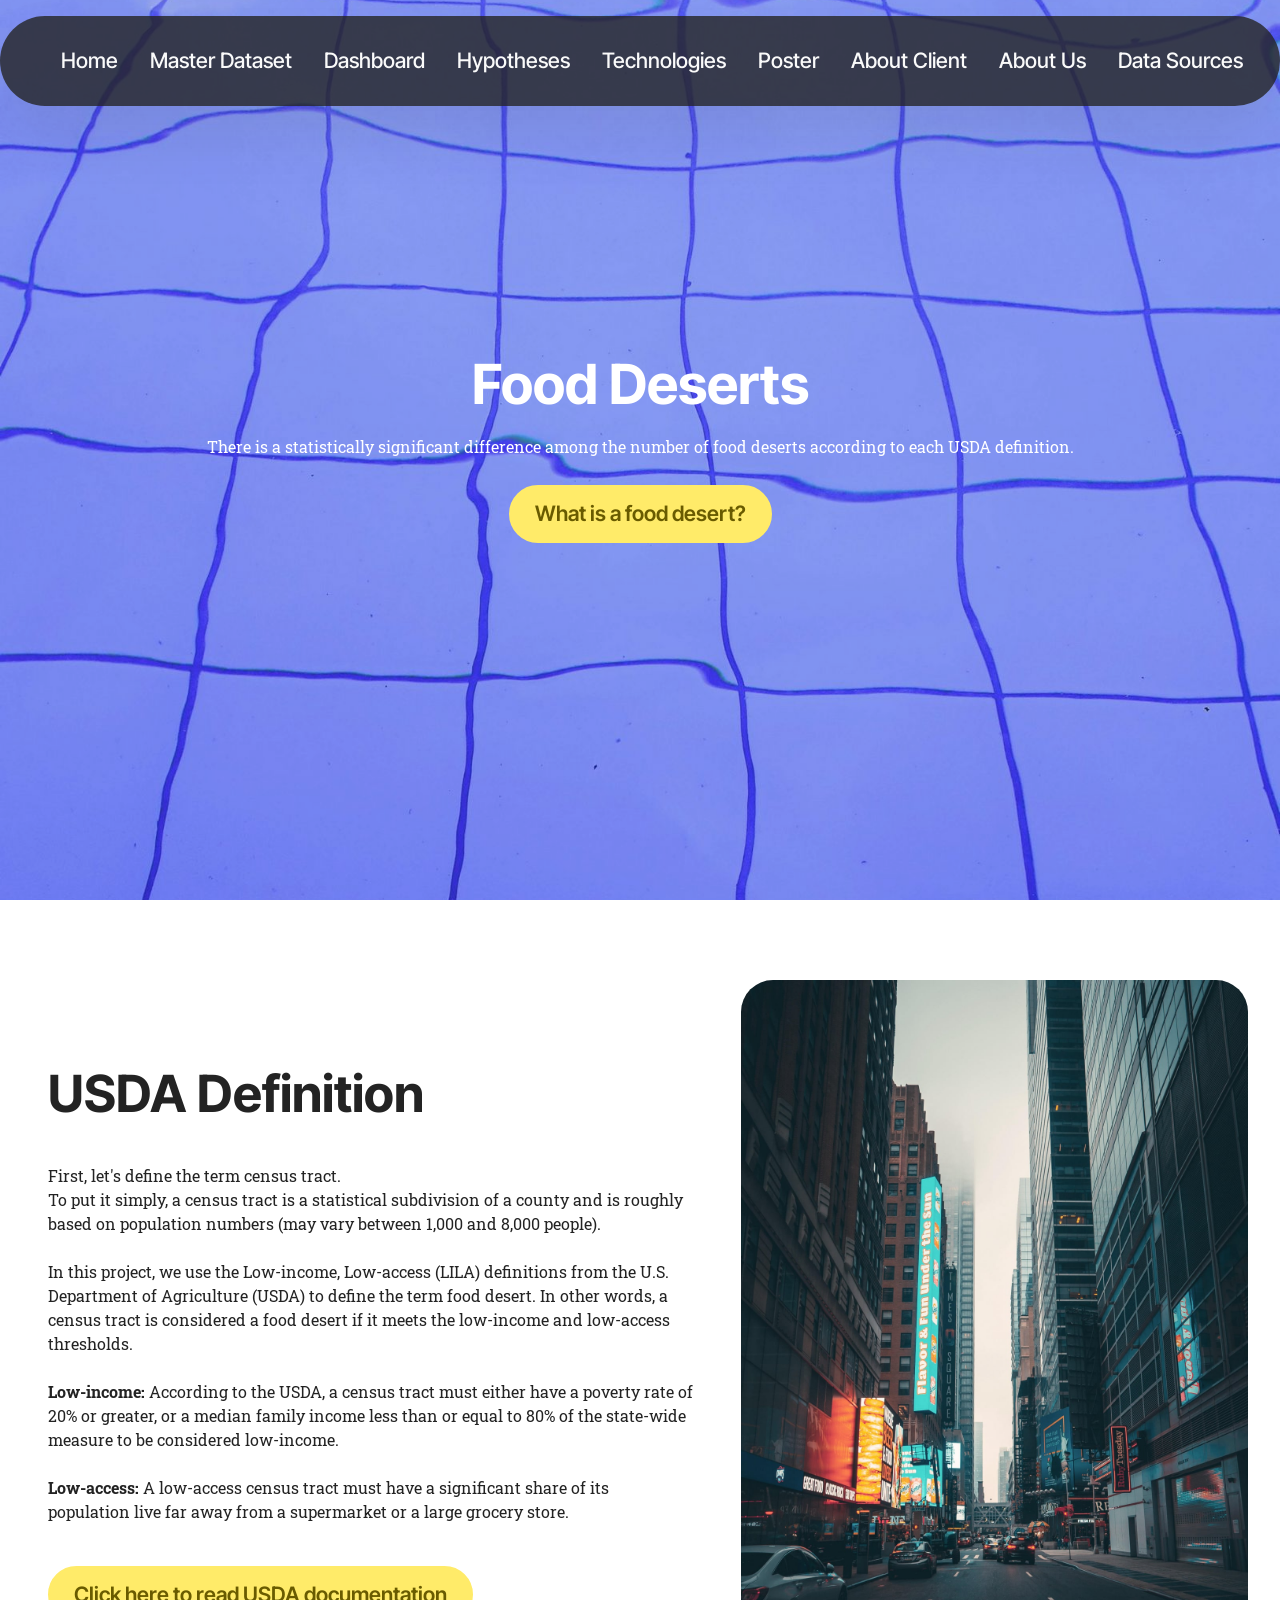
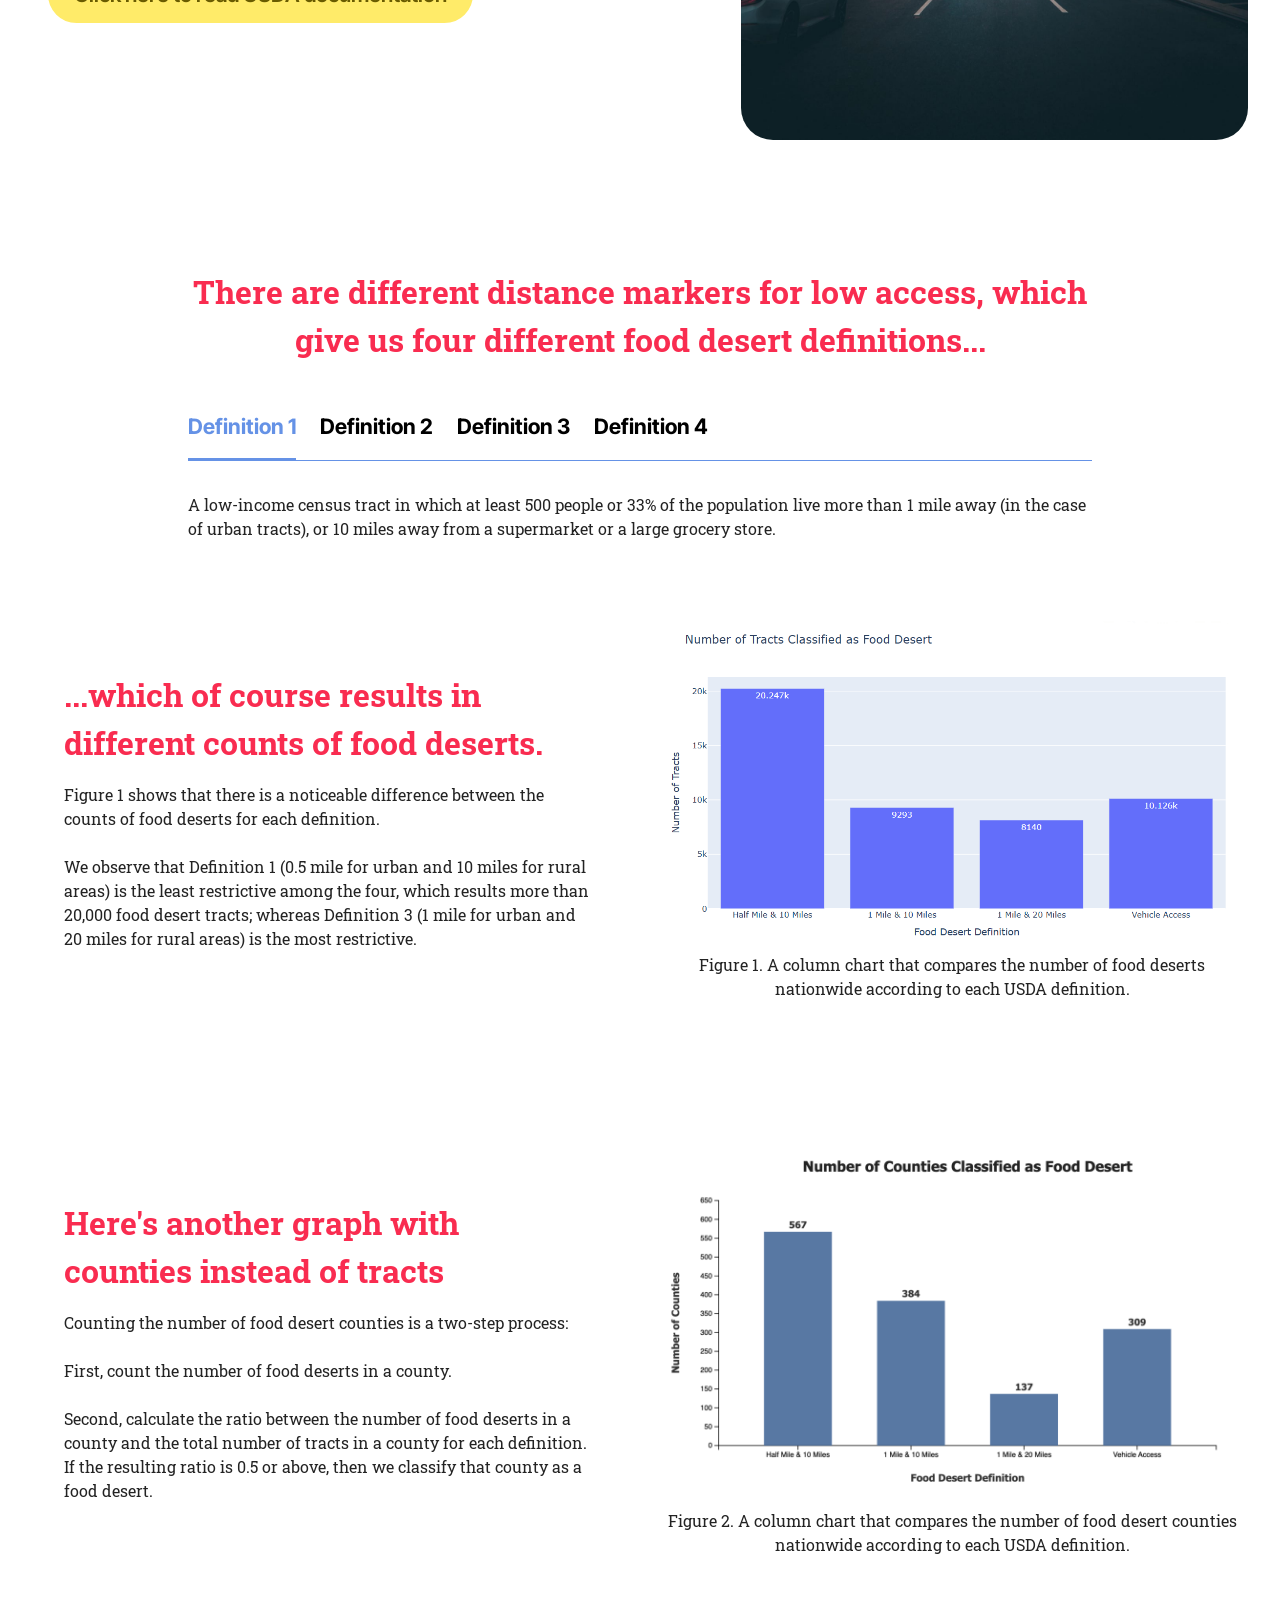
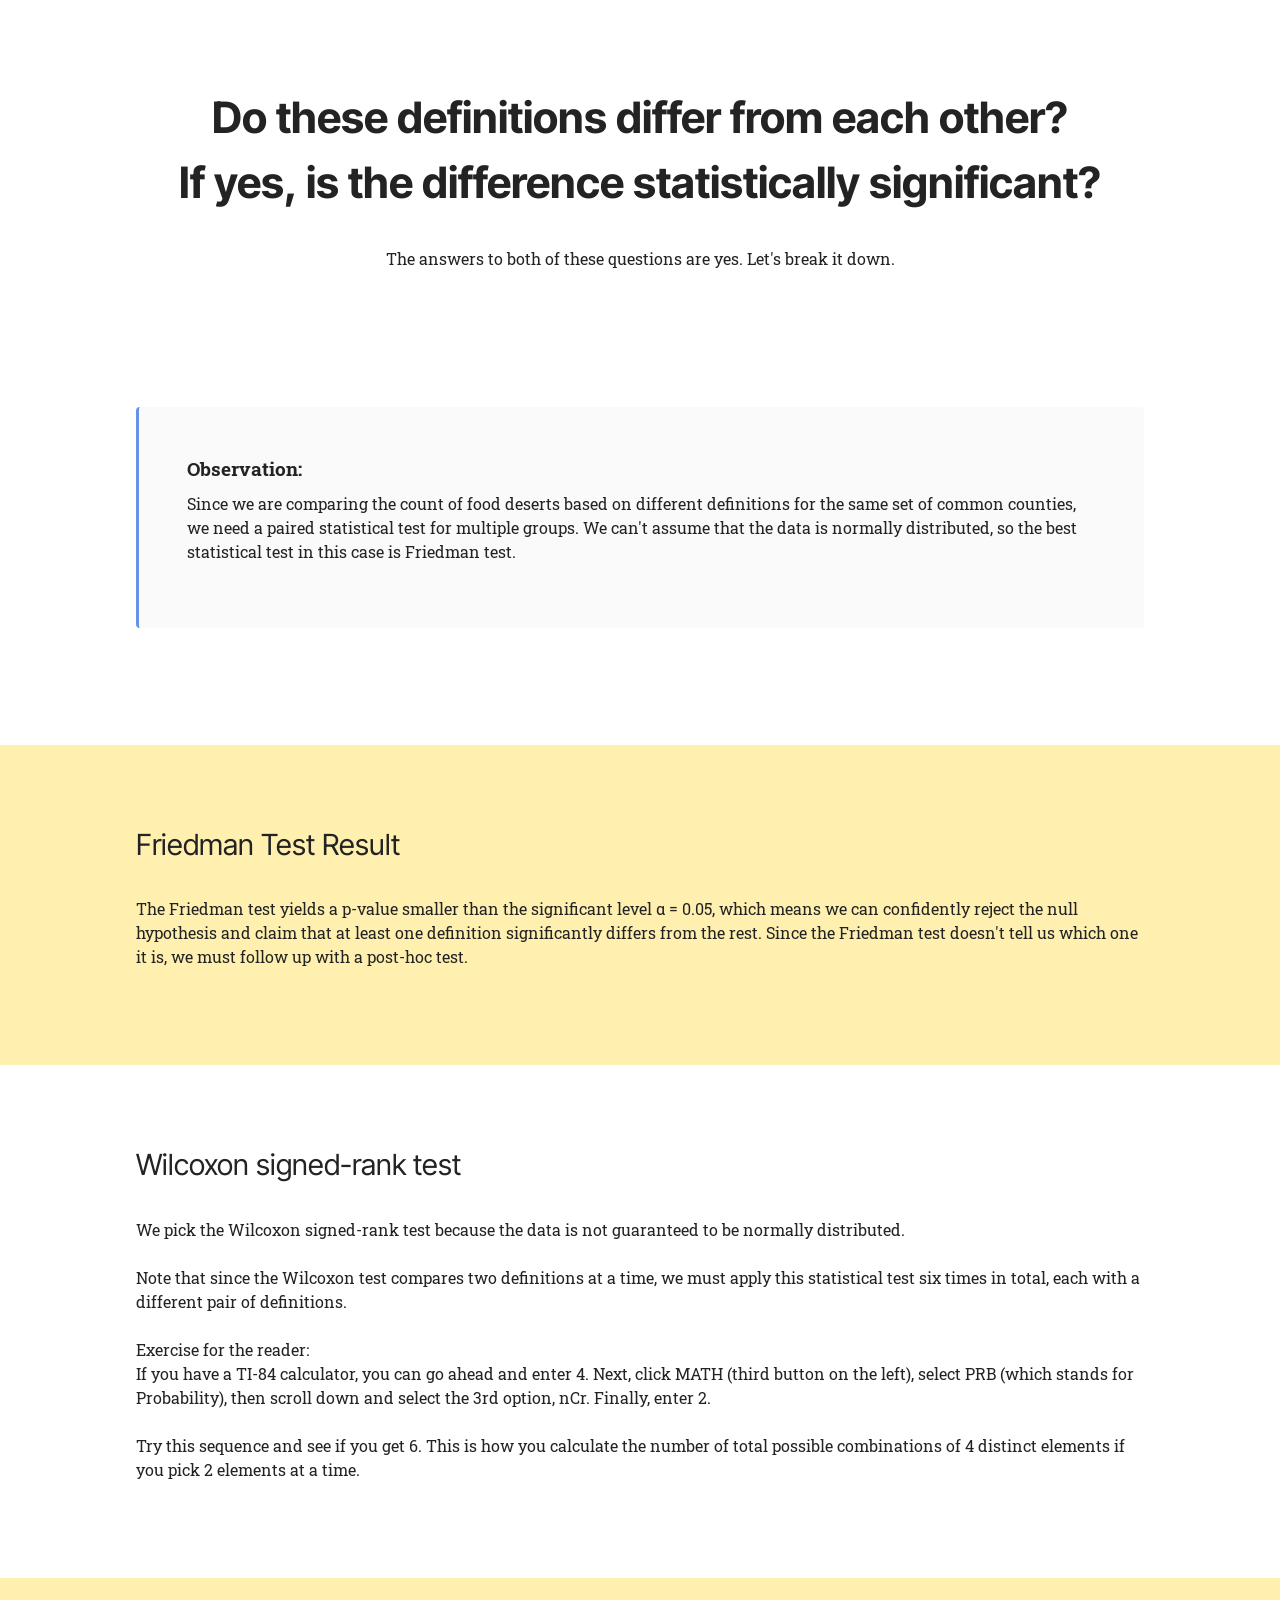
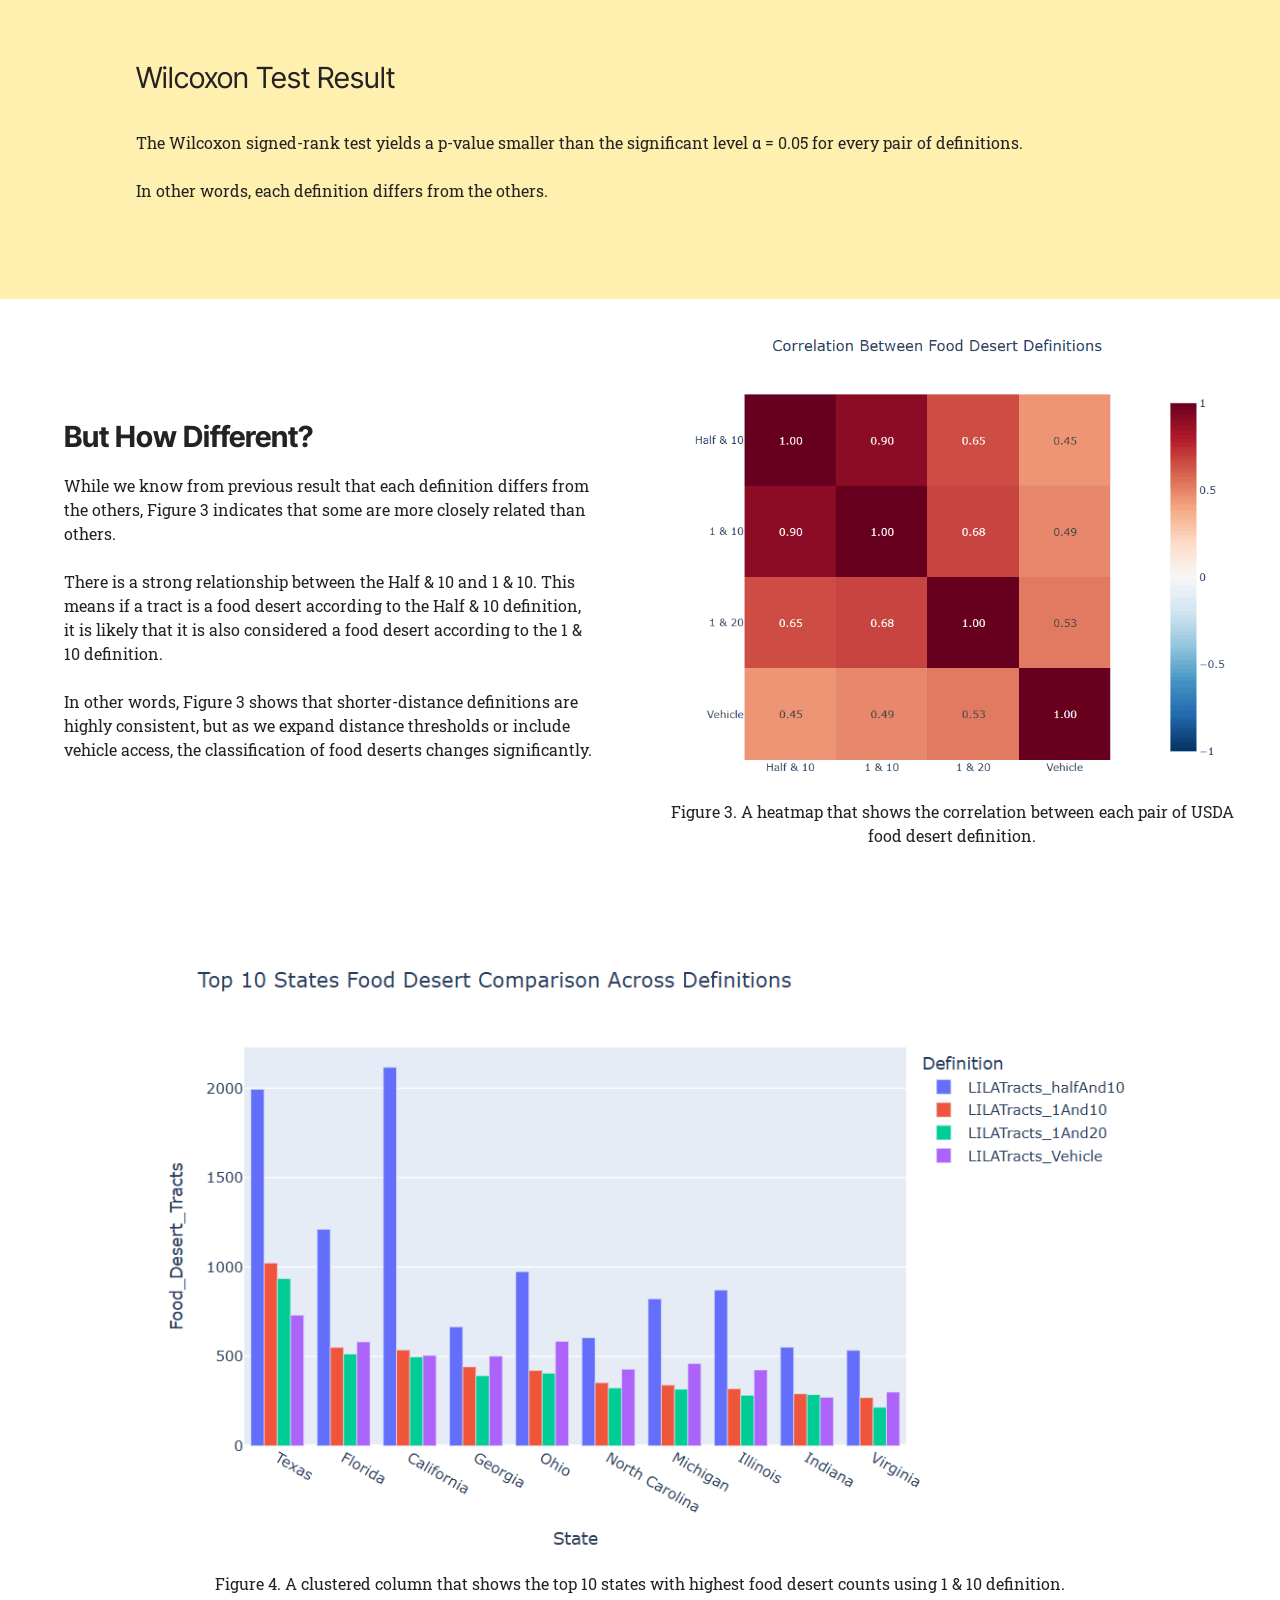
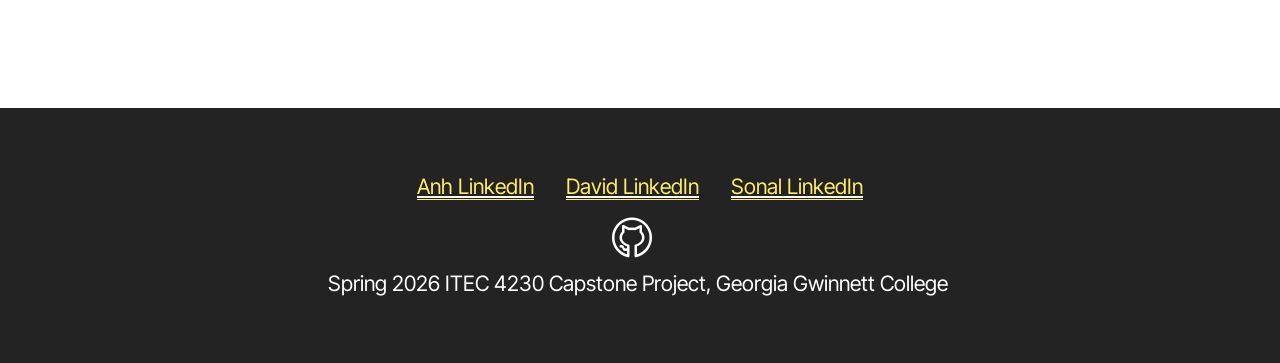
<file: page4.html>
<!DOCTYPE html>
<html  >
<head>
  
  <meta charset="UTF-8">
  <meta http-equiv="X-UA-Compatible" content="IE=edge">
  
  <meta name="viewport" content="width=device-width, initial-scale=1, minimum-scale=1">
  <link rel="shortcut icon" href="assets/images/logo.png" type="image/x-icon">
  <meta name="description" content="">
  
  
  <title>Page 4</title>
  <link rel="stylesheet" href="assets/web/assets/mobirise-icons2/mobirise2.css">
  <link rel="stylesheet" href="assets/web/assets/mobirise-icons-bold/mobirise-icons-bold.css">
  <link rel="stylesheet" href="assets/bootstrap/css/bootstrap.min.css">
  <link rel="stylesheet" href="assets/animatecss/animate.css">
  <link rel="stylesheet" href="assets/dropdown/css/style.css">
  <link rel="stylesheet" href="assets/theme/css/style.css">
  <link rel="preload" href="https://fonts.googleapis.com/css?family=Roboto+Slab:100,200,300,400,500,600,700,800,900&display=swap" as="style" onload="this.onload=null;this.rel='stylesheet'">
  <noscript><link rel="stylesheet" href="https://fonts.googleapis.com/css?family=Roboto+Slab:100,200,300,400,500,600,700,800,900&display=swap"></noscript>
  <link rel="preload" href="https://fonts.googleapis.com/css?family=Inter+Tight:100,200,300,400,500,600,700,800,900,100i,200i,300i,400i,500i,600i,700i,800i,900i&display=swap" as="style" onload="this.onload=null;this.rel='stylesheet'">
  <noscript><link rel="stylesheet" href="https://fonts.googleapis.com/css?family=Inter+Tight:100,200,300,400,500,600,700,800,900,100i,200i,300i,400i,500i,600i,700i,800i,900i&display=swap"></noscript>
  <link rel="preload" as="style" href="assets/mobirise/css/mbr-additional.css?v=jOG1sY"><link rel="stylesheet" href="assets/mobirise/css/mbr-additional.css?v=jOG1sY" type="text/css">

  
  
  
</head>
<body>
  
  <section data-bs-version="5.1" class="menu menu1 cid-vgHZ4jY2QE" once="menu" id="menu01-3q">
	

	<nav class="navbar navbar-dropdown navbar-fixed-top navbar-expand-lg">
		<div class="container">
			<div class="navbar-brand">
				
				
			</div>
			<button class="navbar-toggler" type="button" data-toggle="collapse" data-bs-toggle="collapse" data-target="#navbarSupportedContent" data-bs-target="#navbarSupportedContent" aria-controls="navbarNavAltMarkup" aria-expanded="false" aria-label="Toggle navigation">
				<div class="hamburger">
					<span></span>
					<span></span>
					<span></span>
					<span></span>
				</div>
			</button>
			<div class="collapse navbar-collapse" id="navbarSupportedContent">
				<ul class="navbar-nav nav-dropdown nav-right navbar-nav-top-padding" data-app-modern-menu="true"><li class="nav-item">
						<a class="nav-link link text-white text-primary display-4" href="index.html#header10-1p">Home</a>
					</li>
					
					<li class="nav-item">
						<a class="nav-link link text-white text-primary display-4" href="index.html#social02-5b">Master Dataset</a>
					</li><li class="nav-item"><a class="nav-link link text-white text-primary display-4" href="index.html#custom-html-5j">Dashboard</a></li><li class="nav-item"><a class="nav-link link text-white text-primary display-4" href="index.html#features026-1x">Hypotheses</a></li><li class="nav-item"><a class="nav-link link text-white text-primary display-4" href="index.html#tabs1-18">Technologies</a></li><li class="nav-item"><a class="nav-link link text-white text-primary display-4" href="index.html#image04-1f">Poster</a></li><li class="nav-item">
						<a class="nav-link link text-white text-primary display-4" href="index.html#team2-4u" aria-expanded="false">About Client</a>
					</li><li class="nav-item"><a class="nav-link link text-white text-primary display-4" href="index.html#people03-k">About Us</a></li><li class="nav-item"><a class="nav-link link text-white text-primary display-4" href="index.html#social02-1k">Data Sources</a></li></ul>
				
				
			</div>
		</div>
	</nav>
</section>

<section data-bs-version="5.1" class="header6 cid-vhnNIUe8uA mbr-fullscreen" id="header6-3s">

    

    
    <div class="mbr-overlay" style="opacity: 0.2; background-color: rgb(68, 121, 217);"></div>

    <div class="align-center container">
        <div class="row justify-content-center">
            <div class="col-12 col-lg-10">
                <h1 class="mbr-section-title mbr-fonts-style mbr-white mb-3 display-2"><strong>Food Deserts</strong></h1>
                
                <p class="mbr-text mbr-white mbr-fonts-style anh-text">There is a statistically significant difference among the number of food deserts according to each USDA definition.<br></p>
                <div class="mbr-section-btn mt-3"><a class="btn btn-primary display-4" href="page4.html#features12-3t">What is a food desert?</a></div>
            </div>
        </div>
    </div>
</section>

<section data-bs-version="5.1" class="features12 cid-vhnNMlm0Ko" id="features12-3t">

    

    
    
    <div class="container">
        <div class="m-0 row align-items-center">
            <div class="col-12 col-lg">
                <div class="card-wrapper">
                    <div class="card-box">
                        <h4 class="card-title mbr-fonts-style mb-4 anh-titles"><strong>USDA Definition</strong></h4>
                        <p class="mbr-text mbr-fonts-style mb-4 anh-text">First, let's define the term census tract. 
<br>To put it simply, a census tract is a statistical subdivision of a county and is roughly based on population numbers (may vary between 1,000 and 8,000 people).
<br>
<br>In this project, we use the Low-income, Low-access (LILA) definitions from the U.S. Department of Agriculture (USDA) to define the term food desert. In other words, a census tract is considered a food desert if it meets the low-income and low-access thresholds. 
<br>
<br><strong>Low-income:</strong> According to the USDA, a census tract must either have a poverty rate of 20% or greater, or a median family income less than or equal to 80% of the state-wide measure to be considered low-income. 
<br>
<br><strong>Low-access:</strong> A low-access census tract must have a significant share of its population live far away from a supermarket or a large grocery store.&nbsp;</p>
                        
                        <div class="mbr-section-btn mb-4"><a class="btn btn-primary display-4" href="https://www.ers.usda.gov/data-products/food-access-research-atlas/documentation">Click here to read USDA documentation</a></div>
                    </div>
                </div>
            </div>
            <div class="p-0 col-12 col-lg-5 md-pb">
                <div class="image-wrapper">
                    <img src="assets/images/lenzatic-street-5832394-1288x1932.jpg" alt="">
                </div>
            </div>
        </div>
    </div>
</section>

<section data-bs-version="5.1" class="tabs content18 cid-vhnNSHgtfz" id="tabs1-3u">

    

    
    
    <div class="container">
        <div class="row justify-content-center">
            <div class="col-12 col-md-9">
                <h3 class="mbr-section-title mb-0 mbr-fonts-style sonal-title"><strong>There are different distance markers for low access, which give us four different food desert definitions...</strong></h3>
                
            </div>
        </div>
        <div class="row justify-content-center mt-4">
            <div class="col-12 col-md-9">
                <ul class="nav nav-tabs mb-4" role="tablist">
                    <li class="nav-item first mbr-fonts-style"><a class="nav-link mbr-fonts-style show active display-7" role="tab" data-toggle="tab" data-bs-toggle="tab" href="#tabs1-3u_tab0" aria-selected="true"><strong>Definition 1</strong></a></li>
                    <li class="nav-item"><a class="nav-link mbr-fonts-style active display-7" role="tab" data-toggle="tab" data-bs-toggle="tab" href="#tabs1-3u_tab1" aria-selected="true"><strong>Definition 2</strong></a></li>
                    <li class="nav-item"><a class="nav-link mbr-fonts-style active display-7" role="tab" data-toggle="tab" data-bs-toggle="tab" href="#tabs1-3u_tab2" aria-selected="true"><strong>Definition 3</strong></a></li>
                    <li class="nav-item"><a class="nav-link mbr-fonts-style active display-7" role="tab" data-toggle="tab" data-bs-toggle="tab" href="#tabs1-3u_tab3" aria-selected="true"><strong>Definition 4</strong></a></li>
                    
                    
                </ul>
                <div class="tab-content">
                    <div id="tab1" class="tab-pane in active" role="tabpanel">
                        <div class="row">
                            <div class="col-md-12">
                                <p class="mbr-text mbr-fonts-style anh-text">
                                    A low-income census tract in which at least 500 people or 33% of the population live more than 1 mile away (in the case of urban tracts), or 10 miles away from a supermarket or a large grocery store.  
                                </p>
                            </div>
                        </div>
                    </div>
                    <div id="tab2" class="tab-pane" role="tabpanel">
                        <div class="row">
                            <div class="col-md-12">
                                <p class="mbr-text mbr-fonts-style anh-text">
                                    A low-income census tract in which at least 500 people or 33% of the population live more than 0.5 mile away (in the case of urban tracts), or 10 miles away from a supermarket or a large grocery store.   </p>
                            </div>
                        </div>
                    </div>
                    <div id="tab3" class="tab-pane" role="tabpanel">
                        <div class="row">
                            <div class="col-md-12">
                                <p class="mbr-text mbr-fonts-style anh-text">
                                    A low-income census tract in which at least 500 people or 33% of the population live more than 1 mile away (in the case of urban tracts), or 20 miles away from a supermarket or a large grocery store.  
                                </p>
                            </div>
                        </div>
                    </div>
                    <div id="tab4" class="tab-pane" role="tabpanel">
                        <div class="row">
                            <div class="col-md-12">
                                <p class="mbr-text mbr-fonts-style anh-text">A low-income tract in which at least 100 households live 0.5 mile away from the nearest supermarket or large grocery store and have <strong>no access to vehicle</strong>; or at least 500 people or 33% of the population live more than 20 miles from the nearest supermarket, regardless of vehicle access.</p>
                            </div>
                        </div>
                    </div>
                    
                    
                </div>
            </div>
        </div>
    </div>
</section>

<section data-bs-version="5.1" class="image2 cid-vhnO4vdX8n" id="image2-3v">
    

    
    

    <div class="container">
        <div class="row align-items-center">
            <div class="col-12 col-lg-6">
                <div class="image-wrapper">
                    <img src="assets/images/food-desert-count-1100x603.png" alt="">
                    <p class="mbr-description mbr-fonts-style mt-2 align-center anh-text">
                        Figure 1. A column chart that compares the number of food deserts nationwide according to each USDA definition.</p>
                </div>
            </div>
            <div class="col-12 col-lg">
                <div class="text-wrapper">
                    <h3 class="mbr-section-title mbr-fonts-style mb-3 sonal-title"><strong>...which of course results in different counts of food deserts.</strong></h3>
                    <p class="mbr-text mbr-fonts-style anh-text">Figure 1 shows that there is a noticeable difference between the counts of food deserts for each definition. 
<br>
<br>We observe that Definition 1 (0.5 mile for urban and 10 miles for rural areas) is the least restrictive among the four, which results more than 20,000 food desert tracts; whereas Definition 3 (1 mile for urban and 20 miles for rural areas) is the most restrictive.&nbsp;</p>
                </div>
            </div>
        </div>
    </div>
</section>

<section data-bs-version="5.1" class="image2 cid-vhRHgGMydd" id="image2-57">
    

    
    

    <div class="container">
        <div class="row align-items-center">
            <div class="col-12 col-lg-6">
                <div class="image-wrapper">
                    <img src="assets/images/image.webp" alt="">
                    <p class="mbr-description mbr-fonts-style mt-2 align-center anh-text">
                        Figure 2. A column chart that compares the number of food desert counties nationwide according to each USDA definition.</p>
                </div>
            </div>
            <div class="col-12 col-lg">
                <div class="text-wrapper">
                    <h3 class="mbr-section-title mbr-fonts-style mb-3 sonal-title"><strong>Here's another graph with counties instead of tracts</strong></h3>
                    <p class="mbr-text mbr-fonts-style anh-text">Counting the number of food desert counties is a two-step process: 
<br>
<br>First, count the number of food deserts in a county.
<br>
<br>Second, calculate the ratio between the number of food deserts in a county and the total number of tracts in a county for each definition. 
<br>If the resulting ratio is 0.5 or above, then we classify that county as a food desert.&nbsp;</p>
                </div>
            </div>
        </div>
    </div>
</section>

<section data-bs-version="5.1" class="content4 cid-vhnOa7dAed" id="content4-3x">
    

    
    
    <div class="container">
        <div class="row justify-content-center">
            <div class="title col-md-12 col-lg-10">
                <h3 class="mbr-section-title mbr-fonts-style align-center mb-4 anh-med-title"><strong>Do these definitions differ from each other? 
</strong><div><strong>If yes, is the difference statistically significant?</strong></div></h3>
                <h4 class="mbr-section-subtitle align-center mbr-fonts-style mb-4 anh-text">The answers to both of these questions are yes. Let's break it down. 
<div><br></div></h4>
                
            </div>
        </div>
    </div>
</section>

<section data-bs-version="5.1" class="content7 cid-vhnO9u7GIN" id="content7-3w">
    
    <div class="container">
        <div class="row justify-content-center">
            <div class="col-12 col-md-10">
                <blockquote>
                <h5 class="mbr-section-title mbr-fonts-style mb-2 anh-mini-title"><strong>Observation:&nbsp;</strong></h5>
                <p class="mbr-text mbr-fonts-style anh-text">Since we are comparing the count of food deserts based on different definitions for the same set of common counties, we need a paired statistical test for multiple groups. We can't assume that the data is normally distributed, so the best statistical test in this case is Friedman test.  </p></blockquote>
            </div>
        </div>
    </div>
</section>

<section data-bs-version="5.1" class="content5 cid-vhnOf1RblM" id="content5-3y">
    
    <div class="container">
        <div class="row justify-content-center">
            <div class="col-md-12 col-lg-10">
                
                <h4 class="mbr-section-subtitle mbr-fonts-style mb-4 display-5">Friedman Test Result&nbsp;</h4>
                <p class="mbr-text mbr-fonts-style anh-text">
                    The Friedman test yields a p-value smaller than the significant level α = 0.05, which means we can confidently reject the null hypothesis and claim that at least one definition significantly differs from the rest. Since the Friedman test doesn't tell us which one it is, we must follow up with a post-hoc test.  </p>
            </div>
        </div>
    </div>
</section>

<section data-bs-version="5.1" class="content5 cid-vhnOf4mvs9" id="content5-3z">
    
    <div class="container">
        <div class="row justify-content-center">
            <div class="col-md-12 col-lg-10">
                
                <h4 class="mbr-section-subtitle mbr-fonts-style mb-4 display-5">Wilcoxon signed-rank test&nbsp;</h4>
                <p class="mbr-text mbr-fonts-style anh-text">We pick the Wilcoxon signed-rank test because the data is not guaranteed to be normally distributed.
<br>
<br>Note that since the Wilcoxon test compares two definitions at a time, we must apply this statistical test six times in total, each with a different pair of definitions. 
<br>
<br>Exercise for the reader:
<br>If you have a TI-84 calculator, you can go ahead and enter 4. Next, click MATH (third button on the left), select PRB (which stands for Probability), then scroll down and select the 3rd option, nCr. Finally, enter 2. 
<br>
<br>Try this sequence and see if you get 6. This is how you calculate the number of total possible combinations of 4 distinct elements if you pick 2 elements at a time.&nbsp;</p>
            </div>
        </div>
    </div>
</section>

<section data-bs-version="5.1" class="content5 cid-vhnOfmmHH1" id="content5-40">
    
    <div class="container">
        <div class="row justify-content-center">
            <div class="col-md-12 col-lg-10">
                
                <h4 class="mbr-section-subtitle mbr-fonts-style mb-4 display-5">Wilcoxon Test Result&nbsp;</h4>
                <p class="mbr-text mbr-fonts-style anh-text">The Wilcoxon signed-rank test yields a p-value smaller than the significant level α = 0.05 for every pair of definitions. 
<br>
<br>In other words, each definition differs from the others.&nbsp;</p>
            </div>
        </div>
    </div>
</section>

<section data-bs-version="5.1" class="image2 cid-vhRI7yoZ4k" id="image2-59">
    

    
    

    <div class="container">
        <div class="row align-items-center">
            <div class="col-12 col-lg-6">
                <div class="image-wrapper">
                    <img src="assets/images/correlation2-850x662.png" alt="">
                    <p class="mbr-description mbr-fonts-style mt-2 align-center anh-text">
                        Figure 3. A heatmap that shows the correlation between each pair of USDA food desert definition. </p>
                </div>
            </div>
            <div class="col-12 col-lg">
                <div class="text-wrapper">
                    <h3 class="mbr-section-title mbr-fonts-style mb-3 display-5"><strong>But How Different?</strong></h3>
                    <p class="mbr-text mbr-fonts-style anh-text">While we know from previous result that each definition differs from the others, Figure 3 indicates that some are more closely related than others. 
<br>
<br>There is a strong relationship between the Half &amp; 10 and 1 &amp; 10. This means if a tract is a food desert according to the Half &amp; 10 definition, it is likely that it is also considered a food desert according to the 1 &amp; 10 definition.
<br>
<br>In other words, Figure 3 shows that shorter-distance definitions are highly consistent, but as we expand distance thresholds or include vehicle access, the classification of food deserts changes significantly.</p>
                </div>
            </div>
        </div>
    </div>
</section>

<section data-bs-version="5.1" class="image3 cid-vhRIasQXxG" id="image3-5a">
    

    
    

    <div class="container">
        <div class="row justify-content-center">
            <div class="col-12 col-lg-10">
                <div class="image-wrapper">
                    <img src="assets/images/top10state-1043x642.png" alt="">
                    <p class="mbr-description mbr-fonts-style mt-2 align-center anh-text">
                        Figure 4. A clustered column that shows the top 10 states with highest food desert counts using 1 &amp; 10 definition. </p>
                </div>
            </div>
        </div>
    </div>
</section>

<section data-bs-version="5.1" class="footer3 cid-vgT35dvvEi" once="footers" id="footer3-3r">

    

    

    <div class="container">
        <div class="media-container-row align-center mbr-white">
            <div class="row row-links">
                <ul class="foot-menu">
                    
                    
                    
                    
                    
                <li class="foot-menu-item mbr-fonts-style display-7"><u><a href="https://www.linkedin.com/in/anh-tang-50a4a32ba/" class="text-primary">Anh LinkedIn</a></u></li><li class="foot-menu-item mbr-fonts-style display-7"><u><a href="https://www.linkedin.com/in/david-nelson-43a820298/" class="text-primary">David LinkedIn</a></u></li><li class="foot-menu-item mbr-fonts-style display-7"><u><a href="https://www.linkedin.com/in/sonal-sekhda-14427a347/" class="text-primary">Sonal LinkedIn</a></u></li></ul>
            </div>
            <div class="row social-row">
                <div class="social-list align-right pb-2">
                    
                    
                    
                    
                    
                    
                <div class="soc-item">
                        <a href="https://github.com/GGC-DSA/SSA-Food" target="_blank">
                            <span class="mbr-iconfont mbr-iconfont-social mbrib-github" style="font-size: 40px;"></span>
                        </a>
                    </div></div>
            </div>
            <div class="row row-copirayt">
                <p class="mbr-text mb-0 mbr-fonts-style mbr-white align-center display-7">
                    Spring 2026 ITEC 4230 Capstone Project, Georgia Gwinnett College&nbsp;</p>
            </div>
        </div>
    </div>
</section>


<script src="assets/bootstrap/js/bootstrap.bundle.min.js"></script>
  <script src="assets/smoothscroll/smooth-scroll.js"></script>
  <script src="assets/ytplayer/index.js"></script>
  <script src="assets/dropdown/js/navbar-dropdown.js"></script>
  <script src="assets/mbr-tabs/mbr-tabs.js"></script>
  <script src="assets/theme/js/script.js"></script>
  
  
  
 <div id="scrollToTop" class="scrollToTop mbr-arrow-up"><a style="text-align: center;"><i class="mbr-arrow-up-icon mbr-arrow-up-icon-cm cm-icon cm-icon-smallarrow-up"></i></a></div>
    <input name="animation" type="hidden">
  </body>
</html>
</file>
<file: assets/web/assets/mobirise-icons2/mobirise2.css>
@font-face {
  font-family: 'Moririse2';
  font-display: swap;
  src:  url('mobirise2.eot?f2bix4');
  src:  url('mobirise2.eot?f2bix4#iefix') format('embedded-opentype'),
    url('mobirise2.woff2?f2bix4') format('woff2'),
    url('mobirise2.woff?f2bix4') format('woff'),
    url('mobirise2.ttf?f2bix4') format('truetype'),
    url('mobirise2.svg?f2bix4#mobirise2') format('svg');
  font-weight: normal;
  font-style: normal;
}

[class^="mobi-"], [class*=" mobi-"] {
  /* use !important to prevent issues with browser extensions that change fonts */
  font-family: 'Moririse2' !important;
  speak: none;
  font-style: normal;
  font-weight: normal;
  font-variant: normal;
  text-transform: none;
  line-height: 1;

  /* Better Font Rendering =========== */
  -webkit-font-smoothing: antialiased;
  -moz-osx-font-smoothing: grayscale;
}

.mobi-mbri-add-submenu:before {
  content: "\e900";
}
.mobi-mbri-alert:before {
  content: "\e901";
}
.mobi-mbri-align-center:before {
  content: "\e902";
}
.mobi-mbri-align-justify:before {
  content: "\e903";
}
.mobi-mbri-align-left:before {
  content: "\e904";
}
.mobi-mbri-align-right:before {
  content: "\e905";
}
.mobi-mbri-android:before {
  content: "\e906";
}
.mobi-mbri-apple:before {
  content: "\e907";
}
.mobi-mbri-arrow-down:before {
  content: "\e908";
}
.mobi-mbri-arrow-next:before {
  content: "\e909";
}
.mobi-mbri-arrow-prev:before {
  content: "\e90a";
}
.mobi-mbri-arrow-up:before {
  content: "\e90b";
}
.mobi-mbri-bold:before {
  content: "\e90c";
}
.mobi-mbri-bookmark:before {
  content: "\e90d";
}
.mobi-mbri-bootstrap:before {
  content: "\e90e";
}
.mobi-mbri-briefcase:before {
  content: "\e90f";
}
.mobi-mbri-browse:before {
  content: "\e910";
}
.mobi-mbri-bulleted-list:before {
  content: "\e911";
}
.mobi-mbri-calendar:before {
  content: "\e912";
}
.mobi-mbri-camera:before {
  content: "\e913";
}
.mobi-mbri-cart-add:before {
  content: "\e914";
}
.mobi-mbri-cart-full:before {
  content: "\e915";
}
.mobi-mbri-cash:before {
  content: "\e916";
}
.mobi-mbri-change-style:before {
  content: "\e917";
}
.mobi-mbri-chat:before {
  content: "\e918";
}
.mobi-mbri-clock:before {
  content: "\e919";
}
.mobi-mbri-close:before {
  content: "\e91a";
}
.mobi-mbri-cloud:before {
  content: "\e91b";
}
.mobi-mbri-code:before {
  content: "\e91c";
}
.mobi-mbri-contact-form:before {
  content: "\e91d";
}
.mobi-mbri-credit-card:before {
  content: "\e91e";
}
.mobi-mbri-cursor-click:before {
  content: "\e91f";
}
.mobi-mbri-cust-feedback:before {
  content: "\e920";
}
.mobi-mbri-database:before {
  content: "\e921";
}
.mobi-mbri-delivery:before {
  content: "\e922";
}
.mobi-mbri-desktop:before {
  content: "\e923";
}
.mobi-mbri-devices:before {
  content: "\e924";
}
.mobi-mbri-down:before {
  content: "\e925";
}
.mobi-mbri-download-2:before {
  content: "\e926";
}
.mobi-mbri-download:before {
  content: "\e927";
}
.mobi-mbri-drag-n-drop-2:before {
  content: "\e928";
}
.mobi-mbri-drag-n-drop:before {
  content: "\e929";
}
.mobi-mbri-edit-2:before {
  content: "\e92a";
}
.mobi-mbri-edit:before {
  content: "\e92b";
}
.mobi-mbri-error:before {
  content: "\e92c";
}
.mobi-mbri-extension:before {
  content: "\e92d";
}
.mobi-mbri-features:before {
  content: "\e92e";
}
.mobi-mbri-file:before {
  content: "\e92f";
}
.mobi-mbri-flag:before {
  content: "\e930";
}
.mobi-mbri-folder:before {
  content: "\e931";
}
.mobi-mbri-gift:before {
  content: "\e932";
}
.mobi-mbri-github:before {
  content: "\e933";
}
.mobi-mbri-globe-2:before {
  content: "\e934";
}
.mobi-mbri-globe:before {
  content: "\e935";
}
.mobi-mbri-growing-chart:before {
  content: "\e936";
}
.mobi-mbri-hearth:before {
  content: "\e937";
}
.mobi-mbri-help:before {
  content: "\e938";
}
.mobi-mbri-home:before {
  content: "\e939";
}
.mobi-mbri-hot-cup:before {
  content: "\e93a";
}
.mobi-mbri-idea:before {
  content: "\e93b";
}
.mobi-mbri-image-gallery:before {
  content: "\e93c";
}
.mobi-mbri-image-slider:before {
  content: "\e93d";
}
.mobi-mbri-info:before {
  content: "\e93e";
}
.mobi-mbri-italic:before {
  content: "\e93f";
}
.mobi-mbri-key:before {
  content: "\e940";
}
.mobi-mbri-laptop:before {
  content: "\e941";
}
.mobi-mbri-layers:before {
  content: "\e942";
}
.mobi-mbri-left-right:before {
  content: "\e943";
}
.mobi-mbri-left:before {
  content: "\e944";
}
.mobi-mbri-letter:before {
  content: "\e945";
}
.mobi-mbri-like:before {
  content: "\e946";
}
.mobi-mbri-link:before {
  content: "\e947";
}
.mobi-mbri-lock:before {
  content: "\e948";
}
.mobi-mbri-login:before {
  content: "\e949";
}
.mobi-mbri-logout:before {
  content: "\e94a";
}
.mobi-mbri-magic-stick:before {
  content: "\e94b";
}
.mobi-mbri-map-pin:before {
  content: "\e94c";
}
.mobi-mbri-menu:before {
  content: "\e94d";
}
.mobi-mbri-mobile-2:before {
  content: "\e94e";
}
.mobi-mbri-mobile-horizontal:before {
  content: "\e94f";
}
.mobi-mbri-mobile:before {
  content: "\e950";
}
.mobi-mbri-mobirise:before {
  content: "\e951";
}
.mobi-mbri-more-horizontal:before {
  content: "\e952";
}
.mobi-mbri-more-vertical:before {
  content: "\e953";
}
.mobi-mbri-music:before {
  content: "\e954";
}
.mobi-mbri-new-file:before {
  content: "\e955";
}
.mobi-mbri-numbered-list:before {
  content: "\e956";
}
.mobi-mbri-opened-folder:before {
  content: "\e957";
}
.mobi-mbri-pages:before {
  content: "\e958";
}
.mobi-mbri-paper-plane:before {
  content: "\e959";
}
.mobi-mbri-paperclip:before {
  content: "\e95a";
}
.mobi-mbri-phone:before {
  content: "\e95b";
}
.mobi-mbri-photo:before {
  content: "\e95c";
}
.mobi-mbri-photos:before {
  content: "\e95d";
}
.mobi-mbri-pin:before {
  content: "\e95e";
}
.mobi-mbri-play:before {
  content: "\e95f";
}
.mobi-mbri-plus:before {
  content: "\e960";
}
.mobi-mbri-preview:before {
  content: "\e961";
}
.mobi-mbri-print:before {
  content: "\e962";
}
.mobi-mbri-protect:before {
  content: "\e963";
}
.mobi-mbri-question:before {
  content: "\e964";
}
.mobi-mbri-quote-left:before {
  content: "\e965";
}
.mobi-mbri-quote-right:before {
  content: "\e966";
}
.mobi-mbri-redo:before {
  content: "\e967";
}
.mobi-mbri-refresh:before {
  content: "\e968";
}
.mobi-mbri-responsive-2:before {
  content: "\e969";
}
.mobi-mbri-responsive:before {
  content: "\e96a";
}
.mobi-mbri-right:before {
  content: "\e96b";
}
.mobi-mbri-rocket:before {
  content: "\e96c";
}
.mobi-mbri-sad-face:before {
  content: "\e96d";
}
.mobi-mbri-sale:before {
  content: "\e96e";
}
.mobi-mbri-save:before {
  content: "\e96f";
}
.mobi-mbri-search:before {
  content: "\e970";
}
.mobi-mbri-setting-2:before {
  content: "\e971";
}
.mobi-mbri-setting-3:before {
  content: "\e972";
}
.mobi-mbri-setting:before {
  content: "\e973";
}
.mobi-mbri-share:before {
  content: "\e974";
}
.mobi-mbri-shopping-bag:before {
  content: "\e975";
}
.mobi-mbri-shopping-basket:before {
  content: "\e976";
}
.mobi-mbri-shopping-cart:before {
  content: "\e977";
}
.mobi-mbri-sites:before {
  content: "\e978";
}
.mobi-mbri-smile-face:before {
  content: "\e979";
}
.mobi-mbri-speed:before {
  content: "\e97a";
}
.mobi-mbri-star:before {
  content: "\e97b";
}
.mobi-mbri-success:before {
  content: "\e97c";
}
.mobi-mbri-sun:before {
  content: "\e97d";
}
.mobi-mbri-sun2:before {
  content: "\e97e";
}
.mobi-mbri-tablet-vertical:before {
  content: "\e97f";
}
.mobi-mbri-tablet:before {
  content: "\e980";
}
.mobi-mbri-target:before {
  content: "\e981";
}
.mobi-mbri-timer:before {
  content: "\e982";
}
.mobi-mbri-to-ftp:before {
  content: "\e983";
}
.mobi-mbri-to-local-drive:before {
  content: "\e984";
}
.mobi-mbri-touch-swipe:before {
  content: "\e985";
}
.mobi-mbri-touch:before {
  content: "\e986";
}
.mobi-mbri-trash:before {
  content: "\e987";
}
.mobi-mbri-underline:before {
  content: "\e988";
}
.mobi-mbri-undo:before {
  content: "\e989";
}
.mobi-mbri-unlink:before {
  content: "\e98a";
}
.mobi-mbri-unlock:before {
  content: "\e98b";
}
.mobi-mbri-up-down:before {
  content: "\e98c";
}
.mobi-mbri-up:before {
  content: "\e98d";
}
.mobi-mbri-update:before {
  content: "\e98e";
}
.mobi-mbri-upload-2:before {
  content: "\e98f";
}
.mobi-mbri-upload:before {
  content: "\e990";
}
.mobi-mbri-user-2:before {
  content: "\e991";
}
.mobi-mbri-user:before {
  content: "\e992";
}
.mobi-mbri-users:before {
  content: "\e993";
}
.mobi-mbri-video-play:before {
  content: "\e994";
}
.mobi-mbri-video:before {
  content: "\e995";
}
.mobi-mbri-watch:before {
  content: "\e996";
}
.mobi-mbri-website-theme-2:before {
  content: "\e997";
}
.mobi-mbri-website-theme:before {
  content: "\e998";
}
.mobi-mbri-wifi:before {
  content: "\e999";
}
.mobi-mbri-windows:before {
  content: "\e99a";
}
.mobi-mbri-zoom-in:before {
  content: "\e99b";
}
.mobi-mbri-zoom-out:before {
  content: "\e99c";
}
</file>
<file: assets/web/assets/mobirise-icons-bold/mobirise-icons-bold.css>
@font-face {
  font-family: 'mobirise-icons-bold';
  font-display: swap;
  src:  url('mobirise-icons-bold.eot?m1l4yr');
  src:  url('mobirise-icons-bold.eot?m1l4yr#iefix') format('embedded-opentype'),
    url('mobirise-icons-bold.woff2?m1l4yr') format('woff2'),
    url('mobirise-icons-bold.woff?m1l4yr') format('woff'),
    url('mobirise-icons-bold.ttf?m1l4yr') format('truetype'),
    url('mobirise-icons-bold.svg?m1l4yr#mobirise-icons-bold') format('svg');
  font-weight: normal;
  font-style: normal;
}

[class^="mbrib-"], [class*="mbrib-"] {
  /* use !important to prevent issues with browser extensions that change fonts */
  font-family: 'mobirise-icons-bold' !important;
  speak: none;
  font-style: normal;
  font-weight: normal;
  font-variant: normal;
  text-transform: none;
  line-height: 1;

  /* Better Font Rendering =========== */
  -webkit-font-smoothing: antialiased;
  -moz-osx-font-smoothing: grayscale;
}

.mbrib-add-submenu:before {
  content: "\e900";
}
.mbrib-alert:before {
  content: "\e901";
}
.mbrib-align-center:before {
  content: "\e902";
}
.mbrib-align-justify:before {
  content: "\e903";
}
.mbrib-align-left:before {
  content: "\e904";
}
.mbrib-align-right:before {
  content: "\e905";
}
.mbrib-android:before {
  content: "\e906";
}
.mbrib-apple:before {
  content: "\e907";
}
.mbrib-arrow-down:before {
  content: "\e908";
}
.mbrib-arrow-next:before {
  content: "\e909";
}
.mbrib-arrow-prev:before {
  content: "\e90a";
}
.mbrib-arrow-up:before {
  content: "\e90b";
}
.mbrib-bold:before {
  content: "\e90c";
}
.mbrib-bookmark:before {
  content: "\e90d";
}
.mbrib-bootstrap:before {
  content: "\e90e";
}
.mbrib-briefcase:before {
  content: "\e90f";
}
.mbrib-browse:before {
  content: "\e910";
}
.mbrib-bulleted-list:before {
  content: "\e911";
}
.mbrib-calendar:before {
  content: "\e912";
}
.mbrib-camera:before {
  content: "\e913";
}
.mbrib-cart-add:before {
  content: "\e914";
}
.mbrib-cart-full:before {
  content: "\e915";
}
.mbrib-cash:before {
  content: "\e916";
}
.mbrib-change-style:before {
  content: "\e917";
}
.mbrib-chat:before {
  content: "\e918";
}
.mbrib-clock:before {
  content: "\e919";
}
.mbrib-close:before {
  content: "\e91a";
}
.mbrib-cloud:before {
  content: "\e91b";
}
.mbrib-code:before {
  content: "\e91c";
}
.mbrib-contact-form:before {
  content: "\e91d";
}
.mbrib-credit-card:before {
  content: "\e91e";
}
.mbrib-cursor-click:before {
  content: "\e91f";
}
.mbrib-cust-feedback:before {
  content: "\e920";
}
.mbrib-database:before {
  content: "\e921";
}
.mbrib-delivery:before {
  content: "\e922";
}
.mbrib-desktop:before {
  content: "\e923";
}
.mbrib-devices:before {
  content: "\e924";
}
.mbrib-down:before {
  content: "\e925";
}
.mbrib-download:before {
  content: "\e926";
}
.mbrib-drag-n-drop:before {
  content: "\e927";
}
.mbrib-drag-n-drop2:before {
  content: "\e928";
}
.mbrib-edit:before {
  content: "\e929";
}
.mbrib-edit2:before {
  content: "\e92a";
}
.mbrib-error:before {
  content: "\e92b";
}
.mbrib-extension:before {
  content: "\e92c";
}
.mbrib-features:before {
  content: "\e92d";
}
.mbrib-file:before {
  content: "\e92e";
}
.mbrib-flag:before {
  content: "\e92f";
}
.mbrib-folder:before {
  content: "\e930";
}
.mbrib-gift:before {
  content: "\e931";
}
.mbrib-github:before {
  content: "\e932";
}
.mbrib-globe-2:before {
  content: "\e933";
}
.mbrib-globe:before {
  content: "\e934";
}
.mbrib-growing-chart:before {
  content: "\e935";
}
.mbrib-hearth:before {
  content: "\e936";
}
.mbrib-help:before {
  content: "\e937";
}
.mbrib-home:before {
  content: "\e938";
}
.mbrib-hot-cup:before {
  content: "\e939";
}
.mbrib-idea:before {
  content: "\e93a";
}
.mbrib-image-gallery:before {
  content: "\e93b";
}
.mbrib-image-slider:before {
  content: "\e93c";
}
.mbrib-info:before {
  content: "\e93d";
}
.mbrib-italic:before {
  content: "\e93e";
}
.mbrib-key:before {
  content: "\e93f";
}
.mbrib-laptop:before {
  content: "\e940";
}
.mbrib-layers:before {
  content: "\e941";
}
.mbrib-left-right:before {
  content: "\e942";
}
.mbrib-left:before {
  content: "\e943";
}
.mbrib-letter:before {
  content: "\e944";
}
.mbrib-like:before {
  content: "\e945";
}
.mbrib-link:before {
  content: "\e946";
}
.mbrib-lock:before {
  content: "\e947";
}
.mbrib-login:before {
  content: "\e948";
}
.mbrib-logout:before {
  content: "\e949";
}
.mbrib-magic-stick:before {
  content: "\e94a";
}
.mbrib-map-pin:before {
  content: "\e94b";
}
.mbrib-menu:before {
  content: "\e94c";
}
.mbrib-mobile:before {
  content: "\e94d";
}
.mbrib-mobile2:before {
  content: "\e94e";
}
.mbrib-mobirise:before {
  content: "\e94f";
}
.mbrib-more-horizontal:before {
  content: "\e950";
}
.mbrib-more-vertical:before {
  content: "\e951";
}
.mbrib-music:before {
  content: "\e952";
}
.mbrib-new-file:before {
  content: "\e953";
}
.mbrib-numbered-list:before {
  content: "\e954";
}
.mbrib-opened-folder:before {
  content: "\e955";
}
.mbrib-pages:before {
  content: "\e956";
}
.mbrib-paper-plane:before {
  content: "\e957";
}
.mbrib-paperclip:before {
  content: "\e958";
}
.mbrib-photo:before {
  content: "\e959";
}
.mbrib-photos:before {
  content: "\e95a";
}
.mbrib-pin:before {
  content: "\e95b";
}
.mbrib-play:before {
  content: "\e95c";
}
.mbrib-plus:before {
  content: "\e95d";
}
.mbrib-preview:before {
  content: "\e95e";
}
.mbrib-print:before {
  content: "\e95f";
}
.mbrib-protect:before {
  content: "\e960";
}
.mbrib-question:before {
  content: "\e961";
}
.mbrib-quote-left:before {
  content: "\e962";
}
.mbrib-quote-right:before {
  content: "\e963";
}
.mbrib-redo:before {
  content: "\e964";
}
.mbrib-refresh:before {
  content: "\e965";
}
.mbrib-responsive:before {
  content: "\e966";
}
.mbrib-right:before {
  content: "\e967";
}
.mbrib-rocket:before {
  content: "\e968";
}
.mbrib-sad-face:before {
  content: "\e969";
}
.mbrib-sale:before {
  content: "\e96a";
}
.mbrib-save:before {
  content: "\e96b";
}
.mbrib-search:before {
  content: "\e96c";
}
.mbrib-setting:before {
  content: "\e96d";
}
.mbrib-setting2:before {
  content: "\e96e";
}
.mbrib-setting3:before {
  content: "\e96f";
}
.mbrib-share:before {
  content: "\e970";
}
.mbrib-shopping-bag:before {
  content: "\e971";
}
.mbrib-shopping-basket:before {
  content: "\e972";
}
.mbrib-shopping-cart:before {
  content: "\e973";
}
.mbrib-sites:before {
  content: "\e974";
}
.mbrib-smile-face:before {
  content: "\e975";
}
.mbrib-speed:before {
  content: "\e976";
}
.mbrib-star:before {
  content: "\e977";
}
.mbrib-success:before {
  content: "\e978";
}
.mbrib-sun:before {
  content: "\e979";
}
.mbrib-sun2:before {
  content: "\e97a";
}
.mbrib-tablet-vertical:before {
  content: "\e97b";
}
.mbrib-tablet:before {
  content: "\e97c";
}
.mbrib-target:before {
  content: "\e97d";
}
.mbrib-timer:before {
  content: "\e97e";
}
.mbrib-to-ftp:before {
  content: "\e97f";
}
.mbrib-to-local-drive:before {
  content: "\e980";
}
.mbrib-touch-swipe:before {
  content: "\e981";
}
.mbrib-touch:before {
  content: "\e982";
}
.mbrib-trash:before {
  content: "\e983";
}
.mbrib-underline:before {
  content: "\e984";
}
.mbrib-undo:before {
  content: "\e985";
}
.mbrib-unlink:before {
  content: "\e986";
}
.mbrib-unlock:before {
  content: "\e987";
}
.mbrib-up-down:before {
  content: "\e988";
}
.mbrib-up:before {
  content: "\e989";
}
.mbrib-update:before {
  content: "\e98a";
}
.mbrib-upload:before {
  content: "\e98b";
}
.mbrib-user:before {
  content: "\e98c";
}
.mbrib-user2:before {
  content: "\e98d";
}
.mbrib-users:before {
  content: "\e98e";
}
.mbrib-video-play:before {
  content: "\e98f";
}
.mbrib-video:before {
  content: "\e990";
}
.mbrib-watch:before {
  content: "\e991";
}
.mbrib-website-theme:before {
  content: "\e992";
}
.mbrib-wifi:before {
  content: "\e993";
}
.mbrib-windows:before {
  content: "\e994";
}
.mbrib-zoom-out:before {
  content: "\e995";
}
</file>
<file: assets/dropdown/css/style.css>
.navbar-dropdown {
  left: 0;
  padding: 0;
  position: absolute;
  right: 0;
  top: 0;
  transition: all 0.45s ease;
  z-index: 1030;
  background: #282828; }
  .navbar-dropdown .navbar-logo {
    margin-right: 0.8rem;
    transition: margin 0.3s ease-in-out;
    vertical-align: middle; }
    .navbar-dropdown .navbar-logo img {
      height: 3.125rem;
      transition: all 0.3s ease-in-out; }
    .navbar-dropdown .navbar-logo.mbr-iconfont {
      font-size: 3.125rem;
      line-height: 3.125rem; }
  .navbar-dropdown .navbar-caption {
    font-weight: 700;
    white-space: normal;
    vertical-align: -4px;
    line-height: 3.125rem !important; }
    .navbar-dropdown .navbar-caption, .navbar-dropdown .navbar-caption:hover {
      color: inherit;
      text-decoration: none; }
  .navbar-dropdown .mbr-iconfont + .navbar-caption {
    vertical-align: -1px; }
  .navbar-dropdown.navbar-fixed-top {
    position: fixed; }
  .navbar-dropdown .navbar-brand span {
    vertical-align: -4px; }
  .navbar-dropdown.bg-color.transparent {
    background: none; }
  .navbar-dropdown.navbar-short .navbar-brand {
    padding: 0.625rem 0; }
    .navbar-dropdown.navbar-short .navbar-brand span {
      vertical-align: -1px; }
  .navbar-dropdown.navbar-short .navbar-caption {
    line-height: 2.375rem !important;
    vertical-align: -2px; }
  .navbar-dropdown.navbar-short .navbar-logo {
    margin-right: 0.5rem; }
    .navbar-dropdown.navbar-short .navbar-logo img {
      height: 2.375rem; }
    .navbar-dropdown.navbar-short .navbar-logo.mbr-iconfont {
      font-size: 2.375rem;
      line-height: 2.375rem; }
  .navbar-dropdown.navbar-short .mbr-table-cell {
    height: 3.625rem; }
  .navbar-dropdown .navbar-close {
    left: 0.6875rem;
    position: fixed;
    top: 0.75rem;
    z-index: 1000; }
  .navbar-dropdown .hamburger-icon {
    content: "";
    display: inline-block;
    vertical-align: middle;
    width: 16px;
    -webkit-box-shadow: 0 -6px 0 1px #282828,0 0 0 1px #282828,0 6px 0 1px #282828;
    -moz-box-shadow: 0 -6px 0 1px #282828,0 0 0 1px #282828,0 6px 0 1px #282828;
    box-shadow: 0 -6px 0 1px #282828,0 0 0 1px #282828,0 6px 0 1px #282828; }

.dropdown-menu .dropdown-toggle[data-toggle="dropdown-submenu"]::after {
  border-bottom: 0.35em solid transparent;
  border-left: 0.35em solid;
  border-right: 0;
  border-top: 0.35em solid transparent;
  margin-left: 0.3rem; }

.dropdown-menu .dropdown-item:focus {
  outline: 0; }

.nav-dropdown {
  font-size: 0.75rem;
  font-weight: 500;
  height: auto !important; }
  .nav-dropdown .nav-btn {
    padding-left: 1rem; }
  .nav-dropdown .link {
    margin: .667em 1.667em;
    font-weight: 500;
    padding: 0;
    transition: color .2s ease-in-out; }
    .nav-dropdown .link.dropdown-toggle {
      margin-right: 2.583em; }
      .nav-dropdown .link.dropdown-toggle::after {
        margin-left: .25rem;
        border-top: 0.35em solid;
        border-right: 0.35em solid transparent;
        border-left: 0.35em solid transparent;
        border-bottom: 0; }
      .nav-dropdown .link.dropdown-toggle[aria-expanded="true"] {
        margin: 0;
        padding: 0.667em 3.263em  0.667em 1.667em; }
  .nav-dropdown .link::after,
  .nav-dropdown .dropdown-item::after {
    color: inherit; }
  .nav-dropdown .btn {
    font-size: 0.75rem;
    font-weight: 700;
    letter-spacing: 0;
    margin-bottom: 0;
    padding-left: 1.25rem;
    padding-right: 1.25rem; }
  .nav-dropdown .dropdown-menu {
    border-radius: 0;
    border: 0;
    left: 0;
    margin: 0;
    padding-bottom: 1.25rem;
    padding-top: 1.25rem;
    position: relative; }
  .nav-dropdown .dropdown-submenu {
    margin-left: 0.125rem;
    top: 0; }
  .nav-dropdown .dropdown-item {
    font-weight: 500;
    line-height: 2;
    padding: 0.3846em 4.615em 0.3846em 1.5385em;
    position: relative;
    transition: color .2s ease-in-out, background-color .2s ease-in-out; }
    .nav-dropdown .dropdown-item::after {
      margin-top: -0.3077em;
      position: absolute;
      right: 1.1538em;
      top: 50%; }
    .nav-dropdown .dropdown-item:focus, .nav-dropdown .dropdown-item:hover {
      background: none; }

@media (max-width: 767px) {
  .nav-dropdown.navbar-toggleable-sm {
    bottom: 0;
    display: none;
    left: 0;
    overflow-x: hidden;
    position: fixed;
    top: 0;
    transform: translateX(-100%);
    -ms-transform: translateX(-100%);
    -webkit-transform: translateX(-100%);
    width: 18.75rem;
    z-index: 999; } }
.nav-dropdown.navbar-toggleable-xl {
  bottom: 0;
  display: none;
  left: 0;
  overflow-x: hidden;
  position: fixed;
  top: 0;
  transform: translateX(-100%);
  -ms-transform: translateX(-100%);
  -webkit-transform: translateX(-100%);
  width: 18.75rem;
  z-index: 999; }

.nav-dropdown-sm {
  display: block !important;
  overflow-x: hidden;
  overflow: auto;
  padding-top: 3.875rem; }
  .nav-dropdown-sm::after {
    content: "";
    display: block;
    height: 3rem;
    width: 100%; }
  .nav-dropdown-sm.collapse.in ~ .navbar-close {
    display: block !important; }
  .nav-dropdown-sm.collapsing, .nav-dropdown-sm.collapse.in {
    transform: translateX(0);
    -ms-transform: translateX(0);
    -webkit-transform: translateX(0);
    transition: all 0.25s ease-out;
    -webkit-transition: all 0.25s ease-out;
    background: #282828; }
  .nav-dropdown-sm.collapsing[aria-expanded="false"] {
    transform: translateX(-100%);
    -ms-transform: translateX(-100%);
    -webkit-transform: translateX(-100%); }
  .nav-dropdown-sm .nav-item {
    display: block;
    margin-left: 0 !important;
    padding-left: 0; }
  .nav-dropdown-sm .link,
  .nav-dropdown-sm .dropdown-item {
    border-top: 1px dotted rgba(255, 255, 255, 0.1);
    font-size: 0.8125rem;
    line-height: 1.6;
    margin: 0 !important;
    padding: 0.875rem 2.4rem 0.875rem 1.5625rem !important;
    position: relative;
    white-space: normal; }
    .nav-dropdown-sm .link:focus, .nav-dropdown-sm .link:hover,
    .nav-dropdown-sm .dropdown-item:focus,
    .nav-dropdown-sm .dropdown-item:hover {
      background: rgba(0, 0, 0, 0.2) !important;
      color: #c0a375; }
  .nav-dropdown-sm .nav-btn {
    position: relative;
    padding: 1.5625rem 1.5625rem 0 1.5625rem; }
    .nav-dropdown-sm .nav-btn::before {
      border-top: 1px dotted rgba(255, 255, 255, 0.1);
      content: "";
      left: 0;
      position: absolute;
      top: 0;
      width: 100%; }
    .nav-dropdown-sm .nav-btn + .nav-btn {
      padding-top: 0.625rem; }
      .nav-dropdown-sm .nav-btn + .nav-btn::before {
        display: none; }
  .nav-dropdown-sm .btn {
    padding: 0.625rem 0; }
  .nav-dropdown-sm .dropdown-toggle[data-toggle="dropdown-submenu"]::after {
    margin-left: .25rem;
    border-top: 0.35em solid;
    border-right: 0.35em solid transparent;
    border-left: 0.35em solid transparent;
    border-bottom: 0; }
  .nav-dropdown-sm .dropdown-toggle[data-toggle="dropdown-submenu"][aria-expanded="true"]::after {
    border-top: 0;
    border-right: 0.35em solid transparent;
    border-left: 0.35em solid transparent;
    border-bottom: 0.35em solid; }
  .nav-dropdown-sm .dropdown-menu {
    margin: 0;
    padding: 0;
    position: relative;
    top: 0;
    left: 0;
    width: 100%;
    border: 0;
    float: none;
    border-radius: 0;
    background: none; }
  .nav-dropdown-sm .dropdown-submenu {
    left: 100%;
    margin-left: 0.125rem;
    margin-top: -1.25rem;
    top: 0; }

.navbar-toggleable-sm .nav-dropdown .dropdown-menu {
  position: absolute; }

.navbar-toggleable-sm .nav-dropdown .dropdown-submenu {
  left: 100%;
  margin-left: 0.125rem;
  margin-top: -1.25rem;
  top: 0; }

.navbar-toggleable-sm.opened .nav-dropdown .dropdown-menu {
  position: relative; }

.navbar-toggleable-sm.opened .nav-dropdown .dropdown-submenu {
  left: 0;
  margin-left: 00rem;
  margin-top: 0rem;
  top: 0; }

.is-builder .nav-dropdown.collapsing {
  transition: none !important; }
</file>
<file: assets/socicon/css/styles.css>
@charset "UTF-8";

@font-face {
  font-family: 'Socicon';
  src:  url('../fonts/socicon.eot');
  src:  url('../fonts/socicon.eot?#iefix') format('embedded-opentype'),
    url('../fonts/socicon.woff2') format('woff2'),
    url('../fonts/socicon.ttf') format('truetype'),
    url('../fonts/socicon.woff') format('woff'),
    url('../fonts/socicon.svg#socicon') format('svg');
  font-weight: normal;
  font-style: normal;
  font-display: swap;
}

[data-icon]:before {
  font-family: "socicon" !important;
  content: attr(data-icon);
  font-style: normal !important;
  font-weight: normal !important;
  font-variant: normal !important;
  text-transform: none !important;
  speak: none;
  line-height: 1;
  -webkit-font-smoothing: antialiased;
  -moz-osx-font-smoothing: grayscale;
}

[class^="socicon-"], [class*=" socicon-"] {
  /* use !important to prevent issues with browser extensions that change fonts */
  font-family: 'Socicon' !important;
  speak: none;
  font-style: normal;
  font-weight: normal;
  font-variant: normal;
  text-transform: none;
  line-height: 1;

  /* Better Font Rendering =========== */
  -webkit-font-smoothing: antialiased;
  -moz-osx-font-smoothing: grayscale;
}

.socicon-500px:before {
  content: "\e000";
}
.socicon-8tracks:before {
  content: "\e001";
}
.socicon-airbnb:before {
  content: "\e002";
}
.socicon-alliance:before {
  content: "\e003";
}
.socicon-amazon:before {
  content: "\e004";
}
.socicon-amplement:before {
  content: "\e005";
}
.socicon-android:before {
  content: "\e006";
}
.socicon-angellist:before {
  content: "\e007";
}
.socicon-apple:before {
  content: "\e008";
}
.socicon-appnet:before {
  content: "\e009";
}
.socicon-baidu:before {
  content: "\e00a";
}
.socicon-bandcamp:before {
  content: "\e00b";
}
.socicon-battlenet:before {
  content: "\e00c";
}
.socicon-mixer:before {
  content: "\e00d";
}
.socicon-bebee:before {
  content: "\e00e";
}
.socicon-bebo:before {
  content: "\e00f";
}
.socicon-behance:before {
  content: "\e010";
}
.socicon-blizzard:before {
  content: "\e011";
}
.socicon-blogger:before {
  content: "\e012";
}
.socicon-buffer:before {
  content: "\e013";
}
.socicon-chrome:before {
  content: "\e014";
}
.socicon-coderwall:before {
  content: "\e015";
}
.socicon-curse:before {
  content: "\e016";
}
.socicon-dailymotion:before {
  content: "\e017";
}
.socicon-deezer:before {
  content: "\e018";
}
.socicon-delicious:before {
  content: "\e019";
}
.socicon-deviantart:before {
  content: "\e01a";
}
.socicon-diablo:before {
  content: "\e01b";
}
.socicon-digg:before {
  content: "\e01c";
}
.socicon-discord:before {
  content: "\e01d";
}
.socicon-disqus:before {
  content: "\e01e";
}
.socicon-douban:before {
  content: "\e01f";
}
.socicon-draugiem:before {
  content: "\e020";
}
.socicon-dribbble:before {
  content: "\e021";
}
.socicon-drupal:before {
  content: "\e022";
}
.socicon-ebay:before {
  content: "\e023";
}
.socicon-ello:before {
  content: "\e024";
}
.socicon-endomodo:before {
  content: "\e025";
}
.socicon-envato:before {
  content: "\e026";
}
.socicon-etsy:before {
  content: "\e027";
}
.socicon-facebook:before {
  content: "\e028";
}
.socicon-feedburner:before {
  content: "\e029";
}
.socicon-filmweb:before {
  content: "\e02a";
}
.socicon-firefox:before {
  content: "\e02b";
}
.socicon-flattr:before {
  content: "\e02c";
}
.socicon-flickr:before {
  content: "\e02d";
}
.socicon-formulr:before {
  content: "\e02e";
}
.socicon-forrst:before {
  content: "\e02f";
}
.socicon-foursquare:before {
  content: "\e030";
}
.socicon-friendfeed:before {
  content: "\e031";
}
.socicon-github:before {
  content: "\e032";
}
.socicon-goodreads:before {
  content: "\e033";
}
.socicon-google:before {
  content: "\e034";
}
.socicon-googlescholar:before {
  content: "\e035";
}
.socicon-googlegroups:before {
  content: "\e036";
}
.socicon-googlephotos:before {
  content: "\e037";
}
.socicon-googleplus:before {
  content: "\e038";
}
.socicon-grooveshark:before {
  content: "\e039";
}
.socicon-hackerrank:before {
  content: "\e03a";
}
.socicon-hearthstone:before {
  content: "\e03b";
}
.socicon-hellocoton:before {
  content: "\e03c";
}
.socicon-heroes:before {
  content: "\e03d";
}
.socicon-smashcast:before {
  content: "\e03e";
}
.socicon-horde:before {
  content: "\e03f";
}
.socicon-houzz:before {
  content: "\e040";
}
.socicon-icq:before {
  content: "\e041";
}
.socicon-identica:before {
  content: "\e042";
}
.socicon-imdb:before {
  content: "\e043";
}
.socicon-instagram:before {
  content: "\e044";
}
.socicon-issuu:before {
  content: "\e045";
}
.socicon-istock:before {
  content: "\e046";
}
.socicon-itunes:before {
  content: "\e047";
}
.socicon-keybase:before {
  content: "\e048";
}
.socicon-lanyrd:before {
  content: "\e049";
}
.socicon-lastfm:before {
  content: "\e04a";
}
.socicon-line:before {
  content: "\e04b";
}
.socicon-linkedin:before {
  content: "\e04c";
}
.socicon-livejournal:before {
  content: "\e04d";
}
.socicon-lyft:before {
  content: "\e04e";
}
.socicon-macos:before {
  content: "\e04f";
}
.socicon-mail:before {
  content: "\e050";
}
.socicon-medium:before {
  content: "\e051";
}
.socicon-meetup:before {
  content: "\e052";
}
.socicon-mixcloud:before {
  content: "\e053";
}
.socicon-modelmayhem:before {
  content: "\e054";
}
.socicon-mumble:before {
  content: "\e055";
}
.socicon-myspace:before {
  content: "\e056";
}
.socicon-newsvine:before {
  content: "\e057";
}
.socicon-nintendo:before {
  content: "\e058";
}
.socicon-npm:before {
  content: "\e059";
}
.socicon-odnoklassniki:before {
  content: "\e05a";
}
.socicon-openid:before {
  content: "\e05b";
}
.socicon-opera:before {
  content: "\e05c";
}
.socicon-outlook:before {
  content: "\e05d";
}
.socicon-overwatch:before {
  content: "\e05e";
}
.socicon-patreon:before {
  content: "\e05f";
}
.socicon-paypal:before {
  content: "\e060";
}
.socicon-periscope:before {
  content: "\e061";
}
.socicon-persona:before {
  content: "\e062";
}
.socicon-pinterest:before {
  content: "\e063";
}
.socicon-play:before {
  content: "\e064";
}
.socicon-player:before {
  content: "\e065";
}
.socicon-playstation:before {
  content: "\e066";
}
.socicon-pocket:before {
  content: "\e067";
}
.socicon-qq:before {
  content: "\e068";
}
.socicon-quora:before {
  content: "\e069";
}
.socicon-raidcall:before {
  content: "\e06a";
}
.socicon-ravelry:before {
  content: "\e06b";
}
.socicon-reddit:before {
  content: "\e06c";
}
.socicon-renren:before {
  content: "\e06d";
}
.socicon-researchgate:before {
  content: "\e06e";
}
.socicon-residentadvisor:before {
  content: "\e06f";
}
.socicon-reverbnation:before {
  content: "\e070";
}
.socicon-rss:before {
  content: "\e071";
}
.socicon-sharethis:before {
  content: "\e072";
}
.socicon-skype:before {
  content: "\e073";
}
.socicon-slideshare:before {
  content: "\e074";
}
.socicon-smugmug:before {
  content: "\e075";
}
.socicon-snapchat:before {
  content: "\e076";
}
.socicon-songkick:before {
  content: "\e077";
}
.socicon-soundcloud:before {
  content: "\e078";
}
.socicon-spotify:before {
  content: "\e079";
}
.socicon-stackexchange:before {
  content: "\e07a";
}
.socicon-stackoverflow:before {
  content: "\e07b";
}
.socicon-starcraft:before {
  content: "\e07c";
}
.socicon-stayfriends:before {
  content: "\e07d";
}
.socicon-steam:before {
  content: "\e07e";
}
.socicon-storehouse:before {
  content: "\e07f";
}
.socicon-strava:before {
  content: "\e080";
}
.socicon-streamjar:before {
  content: "\e081";
}
.socicon-stumbleupon:before {
  content: "\e082";
}
.socicon-swarm:before {
  content: "\e083";
}
.socicon-teamspeak:before {
  content: "\e084";
}
.socicon-teamviewer:before {
  content: "\e085";
}
.socicon-technorati:before {
  content: "\e086";
}
.socicon-telegram:before {
  content: "\e087";
}
.socicon-tripadvisor:before {
  content: "\e088";
}
.socicon-tripit:before {
  content: "\e089";
}
.socicon-triplej:before {
  content: "\e08a";
}
.socicon-tumblr:before {
  content: "\e08b";
}
.socicon-twitch:before {
  content: "\e08c";
}
.socicon-twitter:before {
  content: "\e08d";
}
.socicon-uber:before {
  content: "\e08e";
}
.socicon-ventrilo:before {
  content: "\e08f";
}
.socicon-viadeo:before {
  content: "\e090";
}
.socicon-viber:before {
  content: "\e091";
}
.socicon-viewbug:before {
  content: "\e092";
}
.socicon-vimeo:before {
  content: "\e093";
}
.socicon-vine:before {
  content: "\e094";
}
.socicon-vkontakte:before {
  content: "\e095";
}
.socicon-warcraft:before {
  content: "\e096";
}
.socicon-wechat:before {
  content: "\e097";
}
.socicon-weibo:before {
  content: "\e098";
}
.socicon-whatsapp:before {
  content: "\e099";
}
.socicon-wikipedia:before {
  content: "\e09a";
}
.socicon-windows:before {
  content: "\e09b";
}
.socicon-wordpress:before {
  content: "\e09c";
}
.socicon-wykop:before {
  content: "\e09d";
}
.socicon-xbox:before {
  content: "\e09e";
}
.socicon-xing:before {
  content: "\e09f";
}
.socicon-yahoo:before {
  content: "\e0a0";
}
.socicon-yammer:before {
  content: "\e0a1";
}
.socicon-yandex:before {
  content: "\e0a2";
}
.socicon-yelp:before {
  content: "\e0a3";
}
.socicon-younow:before {
  content: "\e0a4";
}
.socicon-youtube:before {
  content: "\e0a5";
}
.socicon-zapier:before {
  content: "\e0a6";
}
.socicon-zerply:before {
  content: "\e0a7";
}
.socicon-zomato:before {
  content: "\e0a8";
}
.socicon-zynga:before {
  content: "\e0a9";
}
.socicon-bluesky:before {
  content: "\e0aa";
}
.socicon-threads:before {
  content: "\e0ab";
}
.socicon-spreadshirt:before {
  content: "\e901";
}
.socicon-gamejolt:before {
  content: "\e902";
}
.socicon-trello:before {
  content: "\e903";
}
.socicon-tunein:before {
  content: "\e904";
}
.socicon-bloglovin:before {
  content: "\e905";
}
.socicon-gamewisp:before {
  content: "\e906";
}
.socicon-messenger:before {
  content: "\e907";
}
.socicon-pandora:before {
  content: "\e908";
}
.socicon-augment:before {
  content: "\e909";
}
.socicon-bitbucket:before {
  content: "\e90a";
}
.socicon-fyuse:before {
  content: "\e90b";
}
.socicon-yt-gaming:before {
  content: "\e90c";
}
.socicon-sketchfab:before {
  content: "\e90d";
}
.socicon-mobcrush:before {
  content: "\e90e";
}
.socicon-microsoft:before {
  content: "\e90f";
}
.socicon-realtor:before {
  content: "\e910";
}
.socicon-tidal:before {
  content: "\e911";
}
.socicon-qobuz:before {
  content: "\e912";
}
.socicon-natgeo:before {
  content: "\e913";
}
.socicon-mastodon:before {
  content: "\e914";
}
.socicon-unsplash:before {
  content: "\e915";
}
.socicon-homeadvisor:before {
  content: "\e916";
}
.socicon-angieslist:before {
  content: "\e917";
}
.socicon-codepen:before {
  content: "\e918";
}
.socicon-slack:before {
  content: "\e919";
}
.socicon-openaigym:before {
  content: "\e91a";
}
.socicon-logmein:before {
  content: "\e91b";
}
.socicon-fiverr:before {
  content: "\e91c";
}
.socicon-gotomeeting:before {
  content: "\e91d";
}
.socicon-aliexpress:before {
  content: "\e91e";
}
.socicon-guru:before {
  content: "\e91f";
}
.socicon-appstore:before {
  content: "\e920";
}
.socicon-homes:before {
  content: "\e921";
}
.socicon-zoom:before {
  content: "\e922";
}
.socicon-alibaba:before {
  content: "\e923";
}
.socicon-craigslist:before {
  content: "\e924";
}
.socicon-wix:before {
  content: "\e925";
}
.socicon-redfin:before {
  content: "\e926";
}
.socicon-googlecalendar:before {
  content: "\e927";
}
.socicon-shopify:before {
  content: "\e928";
}
.socicon-freelancer:before {
  content: "\e929";
}
.socicon-seedrs:before {
  content: "\e92a";
}
.socicon-bing:before {
  content: "\e92b";
}
.socicon-doodle:before {
  content: "\e92c";
}
.socicon-bonanza:before {
  content: "\e92d";
}
.socicon-squarespace:before {
  content: "\e92e";
}
.socicon-toptal:before {
  content: "\e92f";
}
.socicon-gust:before {
  content: "\e930";
}
.socicon-ask:before {
  content: "\e931";
}
.socicon-trulia:before {
  content: "\e932";
}
.socicon-loomly:before {
  content: "\e933";
}
.socicon-ghost:before {
  content: "\e934";
}
.socicon-upwork:before {
  content: "\e935";
}
.socicon-fundable:before {
  content: "\e936";
}
.socicon-booking:before {
  content: "\e937";
}
.socicon-googlemaps:before {
  content: "\e938";
}
.socicon-zillow:before {
  content: "\e939";
}
.socicon-niconico:before {
  content: "\e93a";
}
.socicon-toneden:before {
  content: "\e93b";
}
.socicon-crunchbase:before {
  content: "\e93c";
}
.socicon-homefy:before {
  content: "\e93d";
}
.socicon-calendly:before {
  content: "\e93e";
}
.socicon-livemaster:before {
  content: "\e93f";
}
.socicon-udemy:before {
  content: "\e940";
}
.socicon-codered:before {
  content: "\e941";
}
.socicon-origin:before {
  content: "\e942";
}
.socicon-nextdoor:before {
  content: "\e943";
}
.socicon-portfolio:before {
  content: "\e944";
}
.socicon-instructables:before {
  content: "\e945";
}
.socicon-gitlab:before {
  content: "\e946";
}
.socicon-hackernews:before {
  content: "\e947";
}
.socicon-smashwords:before {
  content: "\e948";
}
.socicon-kobo:before {
  content: "\e949";
}
.socicon-bookbub:before {
  content: "\e94a";
}
.socicon-mailru:before {
  content: "\e94b";
}
.socicon-moddb:before {
  content: "\e94c";
}
.socicon-indiedb:before {
  content: "\e94d";
}
.socicon-traxsource:before {
  content: "\e94e";
}
.socicon-gamefor:before {
  content: "\e94f";
}
.socicon-pixiv:before {
  content: "\e950";
}
.socicon-myanimelist:before {
  content: "\e951";
}
.socicon-blackberry:before {
  content: "\e952";
}
.socicon-wickr:before {
  content: "\e953";
}
.socicon-spip:before {
  content: "\e954";
}
.socicon-napster:before {
  content: "\e955";
}
.socicon-beatport:before {
  content: "\e956";
}
.socicon-hackerone:before {
  content: "\e957";
}
.socicon-internet:before {
  content: "\e958";
}
.socicon-ubuntu:before {
  content: "\e959";
}
.socicon-artstation:before {
  content: "\e95a";
}
.socicon-invision:before {
  content: "\e95b";
}
.socicon-torial:before {
  content: "\e95c";
}
.socicon-collectorz:before {
  content: "\e95d";
}
.socicon-seenthis:before {
  content: "\e95e";
}
.socicon-googleplaymusic:before {
  content: "\e95f";
}
.socicon-debian:before {
  content: "\e960";
}
.socicon-filmfreeway:before {
  content: "\e961";
}
.socicon-gnome:before {
  content: "\e962";
}
.socicon-itchio:before {
  content: "\e963";
}
.socicon-jamendo:before {
  content: "\e964";
}
.socicon-mix:before {
  content: "\e965";
}
.socicon-sharepoint:before {
  content: "\e966";
}
.socicon-tinder:before {
  content: "\e967";
}
.socicon-windguru:before {
  content: "\e968";
}
.socicon-cdbaby:before {
  content: "\e969";
}
.socicon-elementaryos:before {
  content: "\e96a";
}
.socicon-stage32:before {
  content: "\e96b";
}
.socicon-tiktok:before {
  content: "\e96c";
}
.socicon-gitter:before {
  content: "\e96d";
}
.socicon-letterboxd:before {
  content: "\e96e";
}
.socicon-threema:before {
  content: "\e96f";
}
.socicon-splice:before {
  content: "\e970";
}
.socicon-metapop:before {
  content: "\e971";
}
.socicon-naver:before {
  content: "\e972";
}
.socicon-remote:before {
  content: "\e973";
}
.socicon-flipboard:before {
  content: "\e974";
}
.socicon-googlehangouts:before {
  content: "\e975";
}
.socicon-dlive:before {
  content: "\e976";
}
.socicon-vsco:before {
  content: "\e977";
}
.socicon-stitcher:before {
  content: "\e978";
}
.socicon-avvo:before {
  content: "\e979";
}
.socicon-redbubble:before {
  content: "\e97a";
}
.socicon-society6:before {
  content: "\e97b";
}
.socicon-zazzle:before {
  content: "\e97c";
}
.socicon-eitaa:before {
  content: "\e97d";
}
.socicon-soroush:before {
  content: "\e97e";
}
.socicon-bale:before {
  content: "\e97f";
}
</file>
<file: assets/theme/css/style.css>
@charset "UTF-8";
section {
  background-color: #ffffff;
}

body {
  font-style: normal;
  line-height: 1.5;
  font-weight: 400;
  color: #232323;
  position: relative;
}

button {
  background-color: transparent;
  border-color: transparent;
}

.embla__button,
.carousel-control {
  background-color: #edefea !important;
  opacity: 0.8 !important;
  color: #464845 !important;
  border-color: #edefea !important;
}

.carousel .close,
.modalWindow .close {
  background-color: #edefea !important;
  color: #464845 !important;
  border-color: #edefea !important;
  opacity: 0.8 !important;
}

.carousel .close:hover,
.modalWindow .close:hover {
  opacity: 1 !important;
}

.carousel-indicators li {
  background-color: #edefea !important;
  border: 2px solid #464845 !important;
}

.carousel-indicators li:hover,
.carousel-indicators li:active {
  opacity: 0.8 !important;
}

.embla__button:hover,
.carousel-control:hover {
  background-color: #edefea !important;
  opacity: 1 !important;
}

.modalWindow-video-container {
  height: 80%;
}

section,
.container,
.container-fluid {
  position: relative;
  word-wrap: break-word;
}

a.mbr-iconfont:hover {
  text-decoration: none;
}

.article .lead p,
.article .lead ul,
.article .lead ol,
.article .lead pre,
.article .lead blockquote {
  margin-bottom: 0;
}

a {
  font-style: normal;
  font-weight: 400;
  cursor: pointer;
}
a, a:hover {
  text-decoration: none;
}

.mbr-section-title {
  font-style: normal;
  line-height: 1.3;
}

.mbr-section-subtitle {
  line-height: 1.3;
}

.mbr-text {
  font-style: normal;
  line-height: 1.7;
}

h1,
h2,
h3,
h4,
h5,
h6,
.display-1,
.display-2,
.display-4,
.display-5,
.display-7,
span,
p,
a {
  line-height: 1;
  word-break: break-word;
  word-wrap: break-word;
  font-weight: 400;
}

b,
strong {
  font-weight: bold;
}

input:-webkit-autofill, input:-webkit-autofill:hover, input:-webkit-autofill:focus, input:-webkit-autofill:active {
  transition-delay: 9999s;
  -webkit-transition-property: background-color, color;
  transition-property: background-color, color;
}

textarea[type=hidden] {
  display: none;
}

section {
  background-position: 50% 50%;
  background-repeat: no-repeat;
  background-size: cover;
}
section .mbr-background-video,
section .mbr-background-video-preview {
  position: absolute;
  bottom: 0;
  left: 0;
  right: 0;
  top: 0;
}

.hidden {
  visibility: hidden;
}

.mbr-z-index20 {
  z-index: 20;
}

/*! Base colors */
.mbr-white {
  color: #ffffff;
}

.mbr-black {
  color: #111111;
}

.mbr-bg-white {
  background-color: #ffffff;
}

.mbr-bg-black {
  background-color: #000000;
}

/*! Text-aligns */
.align-left {
  text-align: left;
}

.align-center {
  text-align: center;
}

.align-right {
  text-align: right;
}

/*! Font-weight  */
.mbr-light {
  font-weight: 300;
}

.mbr-regular {
  font-weight: 400;
}

.mbr-semibold {
  font-weight: 500;
}

.mbr-bold {
  font-weight: 700;
}

/*! Media  */
.media-content {
  flex-basis: 100%;
}

.media-container-row {
  display: flex;
  flex-direction: row;
  flex-wrap: wrap;
  justify-content: center;
  align-content: center;
  align-items: start;
}
.media-container-row .media-size-item {
  width: 400px;
}

.media-container-column {
  display: flex;
  flex-direction: column;
  flex-wrap: wrap;
  justify-content: center;
  align-content: center;
  align-items: stretch;
}
.media-container-column > * {
  width: 100%;
}

@media (min-width: 992px) {
  .media-container-row {
    flex-wrap: nowrap;
  }
}
figure {
  margin-bottom: 0;
  overflow: hidden;
}

figure[mbr-media-size] {
  transition: width 0.1s;
}

img,
iframe {
  display: block;
  width: 100%;
}

.card {
  background-color: transparent;
  border: none;
}

.card-box {
  width: 100%;
}

.card-img {
  text-align: center;
  flex-shrink: 0;
  -webkit-flex-shrink: 0;
}

.media {
  max-width: 100%;
  margin: 0 auto;
}

.mbr-figure {
  align-self: center;
}

.media-container > div {
  max-width: 100%;
}

.mbr-figure img,
.card-img img {
  width: 100%;
}

@media (max-width: 991px) {
  .media-size-item {
    width: auto !important;
  }
  .media {
    width: auto;
  }
  .mbr-figure {
    width: 100% !important;
  }
}
/*! Buttons */
.mbr-section-btn {
  margin-left: -0.6rem;
  margin-right: -0.6rem;
  font-size: 0;
}

.btn {
  font-weight: 600;
  border-width: 1px;
  font-style: normal;
  margin: 0.6rem 0.6rem;
  white-space: normal;
  transition: all 0.2s ease-in-out;
  display: inline-flex;
  align-items: center;
  justify-content: center;
  word-break: break-word;
}

.btn-sm {
  font-weight: 600;
  letter-spacing: 0px;
  transition: all 0.3s ease-in-out;
}

.btn-md {
  font-weight: 600;
  letter-spacing: 0px;
  transition: all 0.3s ease-in-out;
}

.btn-lg {
  font-weight: 600;
  letter-spacing: 0px;
  transition: all 0.3s ease-in-out;
}

.btn-form {
  margin: 0;
}
.btn-form:hover {
  cursor: pointer;
}

nav .mbr-section-btn {
  margin-left: 0rem;
  margin-right: 0rem;
}

/*! Btn icon margin */
.btn .mbr-iconfont,
.btn.btn-sm .mbr-iconfont {
  order: 1;
  cursor: pointer;
  margin-left: 0.5rem;
  vertical-align: sub;
}

.btn.btn-md .mbr-iconfont,
.btn.btn-md .mbr-iconfont {
  margin-left: 0.8rem;
}

.mbr-regular {
  font-weight: 400;
}

.mbr-semibold {
  font-weight: 500;
}

.mbr-bold {
  font-weight: 700;
}

[type=submit] {
  -webkit-appearance: none;
}

/*! Full-screen */
.mbr-fullscreen .mbr-overlay {
  min-height: 100vh;
}

.mbr-fullscreen {
  display: flex;
  display: -moz-flex;
  display: -ms-flex;
  display: -o-flex;
  align-items: center;
  min-height: 100vh;
  padding-top: 3rem;
  padding-bottom: 3rem;
}

/*! Map */
.map {
  height: 25rem;
  position: relative;
}
.map iframe {
  width: 100%;
  height: 100%;
}

/*! Scroll to top arrow */
.mbr-arrow-up {
  bottom: 25px;
  right: 90px;
  position: fixed;
  text-align: right;
  z-index: 5000;
  color: #ffffff;
  font-size: 22px;
}

.mbr-arrow-up a {
  background: rgba(0, 0, 0, 0.2);
  border-radius: 50%;
  color: #fff;
  display: inline-block;
  height: 60px;
  width: 60px;
  border: 2px solid #fff;
  outline-style: none !important;
  position: relative;
  text-decoration: none;
  transition: all 0.3s ease-in-out;
  cursor: pointer;
  text-align: center;
}
.mbr-arrow-up a:hover {
  background-color: rgba(0, 0, 0, 0.4);
}
.mbr-arrow-up a i {
  line-height: 60px;
}

.mbr-arrow-up-icon {
  display: block;
  color: #fff;
}

.mbr-arrow-up-icon::before {
  content: "›";
  display: inline-block;
  font-family: serif;
  font-size: 22px;
  line-height: 1;
  font-style: normal;
  position: relative;
  top: 6px;
  left: -4px;
  transform: rotate(-90deg);
}

/*! Arrow Down */
.mbr-arrow {
  position: absolute;
  bottom: 45px;
  left: 50%;
  width: 60px;
  height: 60px;
  cursor: pointer;
  background-color: rgba(80, 80, 80, 0.5);
  border-radius: 50%;
  transform: translateX(-50%);
}
@media (max-width: 767px) {
  .mbr-arrow {
    display: none;
  }
}
.mbr-arrow > a {
  display: inline-block;
  text-decoration: none;
  outline-style: none;
  animation: arrowdown 1.7s ease-in-out infinite;
  color: #ffffff;
}
.mbr-arrow > a > i {
  position: absolute;
  top: -2px;
  left: 15px;
  font-size: 2rem;
}

#scrollToTop a i::before {
  content: "";
  position: absolute;
  display: block;
  border-bottom: 2.5px solid #fff;
  border-left: 2.5px solid #fff;
  width: 27.8%;
  height: 27.8%;
  left: 50%;
  top: 51%;
  transform: translateY(-30%) translateX(-50%) rotate(135deg);
}

@keyframes arrowdown {
  0% {
    transform: translateY(0px);
  }
  50% {
    transform: translateY(-5px);
  }
  100% {
    transform: translateY(0px);
  }
}
@media (max-width: 500px) {
  .mbr-arrow-up {
    left: 0;
    right: 0;
    text-align: center;
  }
}
/*Gradients animation*/
@keyframes gradient-animation {
  from {
    background-position: 0% 100%;
    animation-timing-function: ease-in-out;
  }
  to {
    background-position: 100% 0%;
    animation-timing-function: ease-in-out;
  }
}
.bg-gradient {
  background-size: 200% 200%;
  animation: gradient-animation 5s infinite alternate;
  -webkit-animation: gradient-animation 5s infinite alternate;
}

.menu .navbar-brand {
  display: -webkit-flex;
}
.menu .navbar-brand span {
  display: flex;
  display: -webkit-flex;
}
.menu .navbar-brand .navbar-caption-wrap {
  display: -webkit-flex;
}
.menu .navbar-brand .navbar-logo img {
  display: -webkit-flex;
  width: auto;
}
@media (min-width: 768px) and (max-width: 991px) {
  .menu .navbar-toggleable-sm .navbar-nav {
    display: -ms-flexbox;
  }
}
@media (max-width: 991px) {
  .menu .navbar-collapse {
    max-height: 93.5vh;
  }
  .menu .navbar-collapse.show {
    overflow: auto;
  }
}
@media (min-width: 992px) {
  .menu .navbar-nav.nav-dropdown {
    display: -webkit-flex;
  }
  .menu .navbar-toggleable-sm .navbar-collapse {
    display: -webkit-flex !important;
  }
  .menu .collapsed .navbar-collapse {
    max-height: 93.5vh;
  }
  .menu .collapsed .navbar-collapse.show {
    overflow: auto;
  }
}
@media (max-width: 767px) {
  .menu .navbar-collapse {
    max-height: 80vh;
  }
}

.nav-link .mbr-iconfont {
  margin-right: 0.5rem;
}

.navbar {
  display: -webkit-flex;
  -webkit-flex-wrap: wrap;
  -webkit-align-items: center;
  -webkit-justify-content: space-between;
}

.navbar-collapse {
  -webkit-flex-basis: 100%;
  -webkit-flex-grow: 1;
  -webkit-align-items: center;
}

.nav-dropdown .link {
  padding: 0.667em 1.667em !important;
  margin: 0 !important;
}

.nav {
  display: -webkit-flex;
  -webkit-flex-wrap: wrap;
}

.row {
  display: -webkit-flex;
  -webkit-flex-wrap: wrap;
}

.justify-content-center {
  -webkit-justify-content: center;
}

.form-inline {
  display: -webkit-flex;
}

.card-wrapper {
  -webkit-flex: 1;
}

.carousel-control {
  z-index: 10;
  display: -webkit-flex;
}

.carousel-controls {
  display: -webkit-flex;
}

.media {
  display: -webkit-flex;
}

.form-group:focus {
  outline: none;
}

.jq-selectbox__select {
  padding: 7px 0;
  position: relative;
}

.jq-selectbox__dropdown {
  overflow: hidden;
  border-radius: 10px;
  position: absolute;
  top: 100%;
  left: 0 !important;
  width: 100% !important;
}

.jq-selectbox__trigger-arrow {
  right: 0;
  transform: translateY(-50%);
}

.jq-selectbox li {
  padding: 1.07em 0.5em;
}

input[type=range] {
  padding-left: 0 !important;
  padding-right: 0 !important;
}

.modal-dialog,
.modal-content {
  height: 100%;
}

.modal-dialog .carousel-inner {
  height: calc(100vh - 1.75rem);
}
@media (max-width: 575px) {
  .modal-dialog .carousel-inner {
    height: calc(100vh - 1rem);
  }
}

.carousel-item {
  text-align: center;
}

.carousel-item img {
  margin: auto;
}

.navbar-toggler {
  align-self: flex-start;
  padding: 0.25rem 0.75rem;
  font-size: 1.25rem;
  line-height: 1;
  background: transparent;
  border: 1px solid transparent;
  border-radius: 0.25rem;
}

.navbar-toggler:focus,
.navbar-toggler:hover {
  text-decoration: none;
  box-shadow: none;
}

.navbar-toggler-icon {
  display: inline-block;
  width: 1.5em;
  height: 1.5em;
  vertical-align: middle;
  content: "";
  background: no-repeat center center;
  background-size: 100% 100%;
}

.navbar-toggler-left {
  position: absolute;
  left: 1rem;
}

.navbar-toggler-right {
  position: absolute;
  right: 1rem;
}

.card-img {
  width: auto;
}

.menu .navbar.collapsed:not(.beta-menu) {
  flex-direction: column;
}

.carousel-item.active,
.carousel-item-next,
.carousel-item-prev {
  display: flex;
}

.note-air-layout .dropup .dropdown-menu,
.note-air-layout .navbar-fixed-bottom .dropdown .dropdown-menu {
  bottom: initial !important;
}

html,
body {
  height: auto;
  min-height: 100vh;
}

.dropup .dropdown-toggle::after {
  display: none;
}

.form-asterisk {
  font-family: initial;
  position: absolute;
  top: -2px;
  font-weight: normal;
}

.form-control-label {
  position: relative;
  cursor: pointer;
  margin-bottom: 0.357em;
  padding: 0;
}

.alert {
  color: #ffffff;
  border-radius: 0;
  border: 0;
  font-size: 1.1rem;
  line-height: 1.5;
  margin-bottom: 1.875rem;
  padding: 1.25rem;
  position: relative;
  text-align: center;
}
.alert.alert-form::after {
  background-color: inherit;
  bottom: -7px;
  content: "";
  display: block;
  height: 14px;
  left: 50%;
  margin-left: -7px;
  position: absolute;
  transform: rotate(45deg);
  width: 14px;
}

.form-control {
  background-color: #ffffff;
  background-clip: border-box;
  color: #232323;
  line-height: 1rem !important;
  height: auto;
  padding: 1.2rem 2rem;
  transition: border-color 0.25s ease 0s;
  border: 1px solid transparent !important;
  border-radius: 4px;
  box-shadow: rgba(0, 0, 0, 0.07) 0px 1px 1px 0px, rgba(0, 0, 0, 0.07) 0px 1px 3px 0px, rgba(0, 0, 0, 0.03) 0px 0px 0px 1px;
}
.form-active .form-control:invalid {
  border-color: red;
}

.row > * {
  padding-right: 1rem;
  padding-left: 1rem;
}

form .row {
  margin-left: -0.6rem;
  margin-right: -0.6rem;
}
form .row [class*=col] {
  padding-left: 0.6rem;
  padding-right: 0.6rem;
}

form .mbr-section-btn {
  padding-left: 0.6rem;
  padding-right: 0.6rem;
}

form .form-check-input {
  margin-top: 0.5;
}

textarea.form-control {
  line-height: 1.5rem !important;
}

.form-group {
  margin-bottom: 1.2rem;
}

.form-control,
form .btn {
  min-height: 48px;
}

.gdpr-block label span.textGDPR input[name=gdpr] {
  top: 7px;
}

.form-control:focus {
  box-shadow: none;
}

:focus {
  outline: none;
}

.mbr-overlay {
  background-color: #000;
  bottom: 0;
  left: 0;
  opacity: 0.5;
  position: absolute;
  right: 0;
  top: 0;
  z-index: 0;
  pointer-events: none;
}

blockquote {
  font-style: italic;
  padding: 3rem;
  font-size: 1.09rem;
  position: relative;
  border-left: 3px solid;
}

ul,
ol,
pre,
blockquote {
  margin-bottom: 2.3125rem;
}

.mt-4 {
  margin-top: 2rem !important;
}

.mb-4 {
  margin-bottom: 2rem !important;
}

.container,
.container-fluid {
  padding-left: 16px;
  padding-right: 16px;
}

.row {
  margin-left: -16px;
  margin-right: -16px;
}
.row > [class*=col] {
  padding-left: 16px;
  padding-right: 16px;
}

@media (min-width: 992px) {
  .container-fluid {
    padding-left: 32px;
    padding-right: 32px;
  }
}
@media (max-width: 991px) {
  .mbr-container {
    padding-left: 16px;
    padding-right: 16px;
  }
}
.app-video-wrapper > img {
  opacity: 1;
}

.app-video-wrapper {
  background: transparent;
}

.item {
  position: relative;
}

.dropdown-menu .dropdown-menu {
  left: 100%;
}

.dropdown-item + .dropdown-menu {
  display: none;
}

.dropdown-item:hover + .dropdown-menu,
.dropdown-menu:hover {
  display: block;
}

@media (min-aspect-ratio: 16/9) {
  .mbr-video-foreground {
    height: 300% !important;
    top: -100% !important;
  }
}
@media (max-aspect-ratio: 16/9) {
  .mbr-video-foreground {
    width: 300% !important;
    left: -100% !important;
  }
}
</file>
<file: assets/mobirise/css/mbr-additional.css>
.btn {
  border-width: 2px;
}
img,
.card-wrap,
.card-wrapper,
.video-wrapper,
.mbr-figure iframe,
.google-map iframe,
.slide-content,
.plan,
.card,
.item-wrapper,
.item-wrapper .mbr-overlay {
  border-radius: 2rem !important;
}
.video-wrapper {
  overflow: hidden;
}
body {
  font-family: Inter Tight;
}
.display-1 {
  font-family: 'Roboto Slab', serif;
  font-size: 4.5rem;
  line-height: 1;
}
.display-1 > .mbr-iconfont {
  font-size: 5.625rem;
}
.display-2 {
  font-family: 'Inter Tight', sans-serif;
  font-size: 4rem;
  line-height: 1;
}
.display-2 > .mbr-iconfont {
  font-size: 5rem;
}
.display-4 {
  font-family: 'Inter Tight', sans-serif;
  font-size: 1.4rem;
  line-height: 1.5;
}
.display-4 > .mbr-iconfont {
  font-size: 1.75rem;
}
.display-5 {
  font-family: 'Inter Tight', sans-serif;
  font-size: 2rem;
  line-height: 1.5;
}
.display-5 > .mbr-iconfont {
  font-size: 2.5rem;
}
.display-7 {
  font-family: 'Inter Tight', sans-serif;
  font-size: 1.4rem;
  line-height: 1.3;
}
.display-7 > .mbr-iconfont {
  font-size: 1.75rem;
}
/* ---- Fluid typography for mobile devices ---- */
/* 1.4 - font scale ratio ( bootstrap == 1.42857 ) */
/* 100vw - current viewport width */
/* (48 - 20)  48 == 48rem == 768px, 20 == 20rem == 320px(minimal supported viewport) */
/* 0.65 - min scale variable, may vary */
@media (max-width: 992px) {
  .display-1 {
    font-size: 3.6rem;
  }
}
@media (max-width: 768px) {
  .display-1 {
    font-size: 3.15rem;
    font-size: calc( 2.225rem + (4.5 - 2.225) * ((100vw - 20rem) / (48 - 20)));
    line-height: calc( 1.1 * (2.225rem + (4.5 - 2.225) * ((100vw - 20rem) / (48 - 20))));
  }
  .display-2 {
    font-size: 3.2rem;
    font-size: calc( 2.05rem + (4 - 2.05) * ((100vw - 20rem) / (48 - 20)));
    line-height: calc( 1.3 * (2.05rem + (4 - 2.05) * ((100vw - 20rem) / (48 - 20))));
  }
  .display-4 {
    font-size: 1.12rem;
    font-size: calc( 1.14rem + (1.4 - 1.14) * ((100vw - 20rem) / (48 - 20)));
    line-height: calc( 1.4 * (1.14rem + (1.4 - 1.14) * ((100vw - 20rem) / (48 - 20))));
  }
  .display-5 {
    font-size: 1.6rem;
    font-size: calc( 1.35rem + (2 - 1.35) * ((100vw - 20rem) / (48 - 20)));
    line-height: calc( 1.4 * (1.35rem + (2 - 1.35) * ((100vw - 20rem) / (48 - 20))));
  }
  .display-7 {
    font-size: 1.12rem;
    font-size: calc( 1.14rem + (1.4 - 1.14) * ((100vw - 20rem) / (48 - 20)));
    line-height: calc( 1.4 * (1.14rem + (1.4 - 1.14) * ((100vw - 20rem) / (48 - 20))));
  }
}
@media (min-width: 992px) and (max-width: 1400px) {
  .display-1 {
    font-size: 3.15rem;
    font-size: calc( 2.225rem + (4.5 - 2.225) * ((100vw - 62rem) / (87 - 62)));
    line-height: calc( 1.1 * (2.225rem + (4.5 - 2.225) * ((100vw - 62rem) / (87 - 62))));
  }
  .display-2 {
    font-size: 3.2rem;
    font-size: calc( 2.05rem + (4 - 2.05) * ((100vw - 62rem) / (87 - 62)));
    line-height: calc( 1.3 * (2.05rem + (4 - 2.05) * ((100vw - 62rem) / (87 - 62))));
  }
  .display-4 {
    font-size: 1.12rem;
    font-size: calc( 1.14rem + (1.4 - 1.14) * ((100vw - 62rem) / (87 - 62)));
    line-height: calc( 1.4 * (1.14rem + (1.4 - 1.14) * ((100vw - 62rem) / (87 - 62))));
  }
  .display-5 {
    font-size: 1.6rem;
    font-size: calc( 1.35rem + (2 - 1.35) * ((100vw - 62rem) / (87 - 62)));
    line-height: calc( 1.4 * (1.35rem + (2 - 1.35) * ((100vw - 62rem) / (87 - 62))));
  }
  .display-7 {
    font-size: 1.12rem;
    font-size: calc( 1.14rem + (1.4 - 1.14) * ((100vw - 62rem) / (87 - 62)));
    line-height: calc( 1.4 * (1.14rem + (1.4 - 1.14) * ((100vw - 62rem) / (87 - 62))));
  }
}
/* Buttons */
.btn {
  padding: 1.25rem 2rem;
  border-radius: 4px;
  padding: 0.75rem 1.5rem;
}
.btn-sm {
  padding: 0.6rem 1.2rem;
  border-radius: 4px;
}
.btn-md {
  padding: 0.6rem 1.2rem;
  border-radius: 4px;
}
.btn-lg {
  padding: 1.25rem 2rem;
  border-radius: 4px;
}
.bg-primary {
  background-color: #ffeb69 !important;
}
.bg-success {
  background-color: #3a341c !important;
}
.bg-info {
  background-color: #9fe870 !important;
}
.bg-warning {
  background-color: #a0e2e1 !important;
}
.bg-danger {
  background-color: #0c2c68 !important;
}
.btn-primary,
.btn-primary:active {
  background-color: #ffeb69 !important;
  border-color: #ffeb69 !important;
  color: #695b00 !important;
  box-shadow: none;
}
.btn-primary:hover,
.btn-primary:focus,
.btn-primary.focus,
.btn-primary.active {
  color: inherit;
  background-color: #fff29c !important;
  border-color: #fff29c !important;
  box-shadow: none;
}
.btn-primary.disabled,
.btn-primary:disabled {
  color: #695b00 !important;
  background-color: #fff29c !important;
  border-color: #fff29c !important;
}
.btn-secondary,
.btn-secondary:active {
  background-color: #ffeb69 !important;
  border-color: #ffeb69 !important;
  color: #695b00 !important;
  box-shadow: none;
}
.btn-secondary:hover,
.btn-secondary:focus,
.btn-secondary.focus,
.btn-secondary.active {
  color: inherit;
  background-color: #fff29c !important;
  border-color: #fff29c !important;
  box-shadow: none;
}
.btn-secondary.disabled,
.btn-secondary:disabled {
  color: #695b00 !important;
  background-color: #fff29c !important;
  border-color: #fff29c !important;
}
.btn-info,
.btn-info:active {
  background-color: #9fe870 !important;
  border-color: #9fe870 !important;
  color: #264d0c !important;
  box-shadow: none;
}
.btn-info:hover,
.btn-info:focus,
.btn-info.focus,
.btn-info.active {
  color: inherit;
  background-color: #bcef9c !important;
  border-color: #bcef9c !important;
  box-shadow: none;
}
.btn-info.disabled,
.btn-info:disabled {
  color: #264d0c !important;
  background-color: #bcef9c !important;
  border-color: #bcef9c !important;
}
.btn-success,
.btn-success:active {
  background-color: #3a341c !important;
  border-color: #3a341c !important;
  color: #ffffff !important;
  box-shadow: none;
}
.btn-success:hover,
.btn-success:focus,
.btn-success.focus,
.btn-success.active {
  color: inherit;
  background-color: #5c532d !important;
  border-color: #5c532d !important;
  box-shadow: none;
}
.btn-success.disabled,
.btn-success:disabled {
  color: #ffffff !important;
  background-color: #5c532d !important;
  border-color: #5c532d !important;
}
.btn-warning,
.btn-warning:active {
  background-color: #a0e2e1 !important;
  border-color: #a0e2e1 !important;
  color: #1f6463 !important;
  box-shadow: none;
}
.btn-warning:hover,
.btn-warning:focus,
.btn-warning.focus,
.btn-warning.active {
  color: inherit;
  background-color: #c7eeed !important;
  border-color: #c7eeed !important;
  box-shadow: none;
}
.btn-warning.disabled,
.btn-warning:disabled {
  color: #1f6463 !important;
  background-color: #c7eeed !important;
  border-color: #c7eeed !important;
}
.btn-danger,
.btn-danger:active {
  background-color: #0c2c68 !important;
  border-color: #0c2c68 !important;
  color: #ffffff !important;
  box-shadow: none;
}
.btn-danger:hover,
.btn-danger:focus,
.btn-danger.focus,
.btn-danger.active {
  color: inherit;
  background-color: #113f96 !important;
  border-color: #113f96 !important;
  box-shadow: none;
}
.btn-danger.disabled,
.btn-danger:disabled {
  color: #ffffff !important;
  background-color: #113f96 !important;
  border-color: #113f96 !important;
}
.btn-white,
.btn-white:active {
  background-color: #eff0ec !important;
  border-color: #eff0ec !important;
  color: #757b62 !important;
  box-shadow: none;
}
.btn-white:hover,
.btn-white:focus,
.btn-white.focus,
.btn-white.active {
  color: inherit;
  background-color: #ffffff !important;
  border-color: #ffffff !important;
  box-shadow: none;
}
.btn-white.disabled,
.btn-white:disabled {
  color: #757b62 !important;
  background-color: #ffffff !important;
  border-color: #ffffff !important;
}
.btn-black,
.btn-black:active {
  background-color: #232323 !important;
  border-color: #232323 !important;
  color: #ffffff !important;
  box-shadow: none;
}
.btn-black:hover,
.btn-black:focus,
.btn-black.focus,
.btn-black.active {
  color: inherit;
  background-color: #3d3d3d !important;
  border-color: #3d3d3d !important;
  box-shadow: none;
}
.btn-black.disabled,
.btn-black:disabled {
  color: #ffffff !important;
  background-color: #3d3d3d !important;
  border-color: #3d3d3d !important;
}
.btn-primary-outline,
.btn-primary-outline:active {
  background-color: transparent !important;
  border-color: #ffeb69;
  color: #ffeb69;
}
.btn-primary-outline:hover,
.btn-primary-outline:focus,
.btn-primary-outline.focus,
.btn-primary-outline.active {
  color: #ffdf12 !important;
  background-color: transparent !important;
  border-color: #ffdf12 !important;
  box-shadow: none !important;
}
.btn-primary-outline.disabled,
.btn-primary-outline:disabled {
  color: #695b00 !important;
  background-color: #ffeb69 !important;
  border-color: #ffeb69 !important;
}
.btn-secondary-outline,
.btn-secondary-outline:active {
  background-color: transparent !important;
  border-color: #ffeb69;
  color: #ffeb69;
}
.btn-secondary-outline:hover,
.btn-secondary-outline:focus,
.btn-secondary-outline.focus,
.btn-secondary-outline.active {
  color: #ffdf12 !important;
  background-color: transparent !important;
  border-color: #ffdf12 !important;
  box-shadow: none !important;
}
.btn-secondary-outline.disabled,
.btn-secondary-outline:disabled {
  color: #695b00 !important;
  background-color: #ffeb69 !important;
  border-color: #ffeb69 !important;
}
.btn-info-outline,
.btn-info-outline:active {
  background-color: transparent !important;
  border-color: #9fe870;
  color: #9fe870;
}
.btn-info-outline:hover,
.btn-info-outline:focus,
.btn-info-outline.focus,
.btn-info-outline.active {
  color: #6ddc25 !important;
  background-color: transparent !important;
  border-color: #6ddc25 !important;
  box-shadow: none !important;
}
.btn-info-outline.disabled,
.btn-info-outline:disabled {
  color: #264d0c !important;
  background-color: #9fe870 !important;
  border-color: #9fe870 !important;
}
.btn-success-outline,
.btn-success-outline:active {
  background-color: transparent !important;
  border-color: #3a341c;
  color: #3a341c;
}
.btn-success-outline:hover,
.btn-success-outline:focus,
.btn-success-outline.focus,
.btn-success-outline.active {
  color: #000000 !important;
  background-color: transparent !important;
  border-color: #000000 !important;
  box-shadow: none !important;
}
.btn-success-outline.disabled,
.btn-success-outline:disabled {
  color: #ffffff !important;
  background-color: #3a341c !important;
  border-color: #3a341c !important;
}
.btn-warning-outline,
.btn-warning-outline:active {
  background-color: transparent !important;
  border-color: #a0e2e1;
  color: #a0e2e1;
}
.btn-warning-outline:hover,
.btn-warning-outline:focus,
.btn-warning-outline.focus,
.btn-warning-outline.active {
  color: #5ececc !important;
  background-color: transparent !important;
  border-color: #5ececc !important;
  box-shadow: none !important;
}
.btn-warning-outline.disabled,
.btn-warning-outline:disabled {
  color: #1f6463 !important;
  background-color: #a0e2e1 !important;
  border-color: #a0e2e1 !important;
}
.btn-danger-outline,
.btn-danger-outline:active {
  background-color: transparent !important;
  border-color: #0c2c68;
  color: #0c2c68;
}
.btn-danger-outline:hover,
.btn-danger-outline:focus,
.btn-danger-outline.focus,
.btn-danger-outline.active {
  color: #030b1a !important;
  background-color: transparent !important;
  border-color: #030b1a !important;
  box-shadow: none !important;
}
.btn-danger-outline.disabled,
.btn-danger-outline:disabled {
  color: #ffffff !important;
  background-color: #0c2c68 !important;
  border-color: #0c2c68 !important;
}
.btn-black-outline,
.btn-black-outline:active {
  background-color: transparent !important;
  border-color: #232323;
  color: #232323;
}
.btn-black-outline:hover,
.btn-black-outline:focus,
.btn-black-outline.focus,
.btn-black-outline.active {
  color: #000000 !important;
  background-color: transparent !important;
  border-color: #000000 !important;
  box-shadow: none !important;
}
.btn-black-outline.disabled,
.btn-black-outline:disabled {
  color: #ffffff !important;
  background-color: #232323 !important;
  border-color: #232323 !important;
}
.btn-white-outline,
.btn-white-outline:active {
  background-color: transparent !important;
  border-color: #fafafa;
  color: #fafafa;
}
.btn-white-outline:hover,
.btn-white-outline:focus,
.btn-white-outline.focus,
.btn-white-outline.active {
  color: #cfcfcf !important;
  background-color: transparent !important;
  border-color: #cfcfcf !important;
  box-shadow: none !important;
}
.btn-white-outline.disabled,
.btn-white-outline:disabled {
  color: #7a7a7a !important;
  background-color: #fafafa !important;
  border-color: #fafafa !important;
}
.text-primary {
  color: #ffeb69 !important;
}
.text-secondary {
  color: #ffeb69 !important;
}
.text-success {
  color: #3a341c !important;
}
.text-info {
  color: #9fe870 !important;
}
.text-warning {
  color: #a0e2e1 !important;
}
.text-danger {
  color: #0c2c68 !important;
}
.text-white {
  color: #fafafa !important;
}
.text-black {
  color: #232323 !important;
}
a.text-primary:hover,
a.text-primary:focus,
a.text-primary.active {
  color: #ffdd03 !important;
}
a.text-secondary:hover,
a.text-secondary:focus,
a.text-secondary.active {
  color: #ffdd03 !important;
}
a.text-success:hover,
a.text-success:focus,
a.text-success.active {
  color: #000000 !important;
}
a.text-info:hover,
a.text-info:focus,
a.text-info.active {
  color: #66d022 !important;
}
a.text-warning:hover,
a.text-warning:focus,
a.text-warning.active {
  color: #52cac8 !important;
}
a.text-danger:hover,
a.text-danger:focus,
a.text-danger.active {
  color: #01050d !important;
}
a.text-white:hover,
a.text-white:focus,
a.text-white.active {
  color: #c7c7c7 !important;
}
a.text-black:hover,
a.text-black:focus,
a.text-black.active {
  color: #000000 !important;
}
a[class*="text-"]:not(.nav-link):not(.dropdown-item):not([role]):not(.navbar-caption) {
  transition: 0.2s;
  position: relative;
  background-image: linear-gradient(currentColor 50%, currentColor 50%);
  background-size: 10000px 2px;
  background-repeat: no-repeat;
  background-position: 0 1.2em;
}
.nav-tabs .nav-link.active {
  color: #ffeb69;
}
.nav-tabs .nav-link:not(.active) {
  color: #232323;
}
.alert-success {
  background-color: #70c770;
}
.alert-info {
  background-color: #9fe870;
}
.alert-warning {
  background-color: #a0e2e1;
}
.alert-danger {
  background-color: #0c2c68;
}
.mbr-section-btn .btn:not(.btn-form) {
  border-radius: 100px;
}
.mbr-gallery-filter li a {
  border-radius: 100px !important;
}
.mbr-gallery-filter li.active .btn {
  background-color: #ffeb69;
  border-color: #ffeb69;
  color: #827100;
}
.mbr-gallery-filter li.active .btn:focus {
  box-shadow: none;
}
.nav-tabs .nav-link {
  border-radius: 100px !important;
}
a,
a:hover {
  color: #ffeb69;
}
.mbr-plan-header.bg-primary .mbr-plan-subtitle,
.mbr-plan-header.bg-primary .mbr-plan-price-desc {
  color: #ffffff;
}
.mbr-plan-header.bg-success .mbr-plan-subtitle,
.mbr-plan-header.bg-success .mbr-plan-price-desc {
  color: #c0b27c;
}
.mbr-plan-header.bg-info .mbr-plan-subtitle,
.mbr-plan-header.bg-info .mbr-plan-price-desc {
  color: #ffffff;
}
.mbr-plan-header.bg-warning .mbr-plan-subtitle,
.mbr-plan-header.bg-warning .mbr-plan-price-desc {
  color: #ffffff;
}
.mbr-plan-header.bg-danger .mbr-plan-subtitle,
.mbr-plan-header.bg-danger .mbr-plan-price-desc {
  color: #195cda;
}
/* Scroll to top button*/
#scrollToTop a {
  border-radius: 100px;
}
.form-control {
  font-family: 'Inter Tight', sans-serif;
  font-size: 1.4rem;
  line-height: 1.3;
  font-weight: 400;
  border-radius: 40px !important;
}
.form-control > .mbr-iconfont {
  font-size: 1.75rem;
}
.form-control:hover,
.form-control:focus {
  box-shadow: rgba(0, 0, 0, 0.07) 0px 1px 1px 0px, rgba(0, 0, 0, 0.07) 0px 1px 3px 0px, rgba(0, 0, 0, 0.03) 0px 0px 0px 1px;
  border-color: #ffeb69 !important;
}
.form-control:-webkit-input-placeholder {
  font-family: 'Inter Tight', sans-serif;
  font-size: 1.4rem;
  line-height: 1.3;
  font-weight: 400;
}
.form-control:-webkit-input-placeholder > .mbr-iconfont {
  font-size: 1.75rem;
}
blockquote {
  border-color: #ffeb69;
}
/* Forms */
.mbr-form .input-group-btn .btn {
  border-radius: 100px !important;
}
.mbr-form .input-group-btn .btn:hover {
  box-shadow: 0 10px 40px 0 rgba(0, 0, 0, 0.2);
}
.mbr-form .input-group-btn button[type="submit"] {
  border-radius: 100px !important;
  padding: 1rem 3rem;
}
.mbr-form .input-group-btn button[type="submit"]:hover {
  box-shadow: 0 10px 40px 0 rgba(0, 0, 0, 0.2);
}
.jq-selectbox li:hover,
.jq-selectbox li.selected {
  background-color: #ffeb69;
  color: #000000;
}
.jq-number__spin {
  transition: 0.25s ease;
}
.jq-number__spin:hover {
  border-color: #ffeb69;
}
.jq-selectbox .jq-selectbox__trigger-arrow,
.jq-number__spin.minus:after,
.jq-number__spin.plus:after {
  transition: 0.4s;
  border-top-color: #232323;
  border-bottom-color: #232323;
}
.jq-selectbox:hover .jq-selectbox__trigger-arrow,
.jq-number__spin.minus:hover:after,
.jq-number__spin.plus:hover:after {
  border-top-color: #ffeb69;
  border-bottom-color: #ffeb69;
}
.xdsoft_datetimepicker .xdsoft_calendar td.xdsoft_default,
.xdsoft_datetimepicker .xdsoft_calendar td.xdsoft_current,
.xdsoft_datetimepicker .xdsoft_timepicker .xdsoft_time_box > div > div.xdsoft_current {
  color: #000000 !important;
  background-color: #ffeb69 !important;
  box-shadow: none !important;
}
.xdsoft_datetimepicker .xdsoft_calendar td:hover,
.xdsoft_datetimepicker .xdsoft_timepicker .xdsoft_time_box > div > div:hover {
  color: #000000 !important;
  background: #ffeb69 !important;
  box-shadow: none !important;
}
.lazy-bg {
  background-image: none !important;
}
.lazy-placeholder:not(section),
.lazy-none {
  display: block;
  position: relative;
  padding-bottom: 56.25%;
  width: 100%;
  height: auto;
}
iframe.lazy-placeholder,
.lazy-placeholder:after {
  content: '';
  position: absolute;
  width: 200px;
  height: 200px;
  background: transparent no-repeat center;
  background-size: contain;
  top: 50%;
  left: 50%;
  transform: translateX(-50%) translateY(-50%);
  background-image: url("data:image/svg+xml;charset=UTF-8,%3csvg width='32' height='32' viewBox='0 0 64 64' xmlns='http://www.w3.org/2000/svg' stroke='%23ffeb69' %3e%3cg fill='none' fill-rule='evenodd'%3e%3cg transform='translate(16 16)' stroke-width='2'%3e%3ccircle stroke-opacity='.5' cx='16' cy='16' r='16'/%3e%3cpath d='M32 16c0-9.94-8.06-16-16-16'%3e%3canimateTransform attributeName='transform' type='rotate' from='0 16 16' to='360 16 16' dur='1s' repeatCount='indefinite'/%3e%3c/path%3e%3c/g%3e%3c/g%3e%3c/svg%3e");
}
section.lazy-placeholder:after {
  opacity: 0.5;
}
body {
  overflow-x: hidden;
}
a {
  transition: color 0.6s;
}
@media (max-width: 1400px) {
  .container {
    max-width: 100%;
  }
}
@media (max-width: 1400px) and (min-width: 768px) {
  .container {
    padding-left: 32px;
    padding-right: 32px;
  }
}
@media (max-width: 1400px) and (min-width: 768px) {
  .container-fluid {
    padding-left: 32px;
    padding-right: 32px;
  }
}
@media (max-width: 767px) {
  .container-fluid {
    padding-left: 16px;
    padding-right: 16px;
  }
}
*:focus-visible {
  outline: red solid 2px !important;
  outline-offset: 2px !important;
  transition: outline 0.2s ease-in-out;
}
.hypothesis {
  font-family: 'Inter Tight', sans-serif;
  font-size: 1.4rem;
  line-height: 1.5;
}
.hypothesis > .mbr-iconfont {
  font-size: 1.4rem;
}
.anh-titles {
  font-family: 'Inter Tight', sans-serif;
  font-size: 3.2rem;
  line-height: 1.5;
}
.anh-titles > .mbr-iconfont {
  font-size: 3.2rem;
}
.anh-text {
  font-family: 'Roboto Slab', serif;
  font-size: 1rem;
  line-height: 1.5;
}
.anh-text > .mbr-iconfont {
  font-size: 1rem;
}
.anh-mini-title {
  font-family: 'Roboto Slab', serif;
  font-size: 1.2rem;
  line-height: 1.5;
}
.anh-mini-title > .mbr-iconfont {
  font-size: 1.2rem;
}
.anh-main-title {
  font-family: 'Inter Tight', sans-serif;
  font-size: 4rem;
  line-height: 1.5;
}
.anh-main-title > .mbr-iconfont {
  font-size: 4rem;
}
.sonal-title {
  font-family: 'Roboto Slab', serif;
  font-size: 2rem;
  line-height: 1.5;
}
.sonal-title > .mbr-iconfont {
  font-size: 2rem;
}
.anh-med-title {
  font-family: 'Inter Tight', sans-serif;
  font-size: 2.7rem;
  line-height: 1.5;
}
.anh-med-title > .mbr-iconfont {
  font-size: 2.7rem;
}
.cid-vgHZ4jY2QE {
  z-index: 1000;
  width: 100%;
  position: relative;
}
.cid-vgHZ4jY2QE .dropdown-item:before {
  font-family: Moririse2 !important;
  content: "\e966";
  display: inline-block;
  width: 0;
  position: absolute;
  left: 1rem;
  top: 0.5rem;
  margin-right: 0.5rem;
  line-height: 1;
  font-size: inherit;
  vertical-align: middle;
  text-align: center;
  overflow: hidden;
  transform: scale(0, 1);
  transition: all 0.25s ease-in-out;
}
@media (max-width: 767px) {
  .cid-vgHZ4jY2QE .navbar-toggler {
    transform: scale(0.8);
  }
}
.cid-vgHZ4jY2QE .navbar-brand {
  flex-shrink: 0;
  align-items: center;
  margin-right: 0;
  padding: 10px 0;
  transition: all 0.3s;
  word-break: break-word;
  z-index: 1;
}
.cid-vgHZ4jY2QE .navbar-brand img {
  max-width: 100%;
  max-height: 100%;
  border-radius: 0px !important;
}
.cid-vgHZ4jY2QE .navbar-brand .navbar-caption {
  line-height: inherit !important;
}
.cid-vgHZ4jY2QE .navbar-brand .navbar-logo a {
  outline: none;
}
.cid-vgHZ4jY2QE .navbar-nav {
  margin: auto;
  margin-left: 0;
  margin-left: auto;
}
.cid-vgHZ4jY2QE .navbar-nav .nav-item {
  padding: 0 !important;
  transition: .3s all !important;
}
.cid-vgHZ4jY2QE .navbar-nav .nav-item .nav-link {
  padding: 16px !important;
  margin: 0 !important;
  border-radius: 1rem !important;
  transition: .3s all !important;
}
.cid-vgHZ4jY2QE .navbar-nav .nav-item .nav-link:hover {
  background-color: rgba(27, 31, 10, 0.06);
}
.cid-vgHZ4jY2QE .navbar-nav .open .nav-link::after {
  transform: rotate(180deg);
}
@media (min-width: 992px) {
  .cid-vgHZ4jY2QE .navbar-nav .open .nav-link::before {
    content: "";
    width: 100%;
    height: 20px;
    top: 100%;
    background: transparent;
    position: absolute;
  }
}
.cid-vgHZ4jY2QE .navbar-nav .dropdown-item {
  padding: 12px !important;
  border-radius: 0.5rem !important;
  margin: 0 8px !important;
  transition: .3s all !important;
}
.cid-vgHZ4jY2QE .navbar-nav .dropdown-item:hover {
  background-color: rgba(27, 31, 10, 0.06);
}
@media (min-width: 992px) {
  .cid-vgHZ4jY2QE .navbar-nav {
    padding-left: 1.5rem;
  }
}
@media (min-width: 992px) {
  .cid-vgHZ4jY2QE .navbar-nav {
    padding-left: 1.5rem;
  }
}
.cid-vgHZ4jY2QE .nav-link {
  width: fit-content;
  position: relative;
}
.cid-vgHZ4jY2QE .navbar-logo {
  padding-left: 2rem;
  margin: 0 !important;
}
@media (max-width: 767px) {
  .cid-vgHZ4jY2QE .navbar-logo {
    padding-left: 1rem;
  }
}
.cid-vgHZ4jY2QE .navbar-caption {
  padding-left: 1rem;
  padding-right: .5rem;
}
@media (min-width: 767px) {
  .cid-vgHZ4jY2QE .navbar-caption {
    padding-left: 2rem;
  }
}
@media (max-width: 767px) {
  .cid-vgHZ4jY2QE .nav-dropdown {
    padding-bottom: 0.5rem;
  }
}
.cid-vgHZ4jY2QE .nav-dropdown .link.dropdown-toggle::after {
  margin-left: 0.5rem;
  margin-top: 0.2rem;
  transition: .3s all;
}
.cid-vgHZ4jY2QE .container {
  display: flex;
  height: 90px;
  padding: 0.5rem 0.6rem;
  flex-wrap: nowrap;
  background: rgba(35, 35, 35, 0.8) !important;
  left: 0;
  right: 0;
  -webkit-box-pack: justify;
  -ms-flex-pack: justify;
  justify-content: flex-end;
  -webkit-box-align: center;
  -webkit-align-items: center;
  -ms-flex-align: center;
  align-items: center;
  border-radius: 100vw;
  margin-top: 1rem;
  background-color: #232323;
  box-shadow: 0 30px 60px 0 rgba(27, 31, 10, 0.08);
}
@media (max-width: 992px) {
  .cid-vgHZ4jY2QE .container {
    padding-right: 2rem;
  }
}
@media (max-width: 767px) {
  .cid-vgHZ4jY2QE .container {
    width: 95%;
    height: 56px !important;
    padding-right: 1rem;
    margin-top: 0rem;
  }
}
.cid-vgHZ4jY2QE .iconfont-wrapper {
  color: #000000 !important;
  font-size: 1.5rem;
  padding-right: 0.5rem;
}
.cid-vgHZ4jY2QE .dropdown-menu {
  flex-wrap: wrap;
  flex-direction: column;
  max-width: 100%;
  padding: 12px 4px !important;
  border-radius: 1.5rem;
  transition: .3s all !important;
  min-width: auto;
  background: #232323;
  background: rgba(35, 35, 35, 0.8) !important;
}
.cid-vgHZ4jY2QE .nav-item:focus,
.cid-vgHZ4jY2QE .nav-link:focus {
  outline: none;
}
.cid-vgHZ4jY2QE .dropdown .dropdown-menu .dropdown-item {
  width: auto;
  transition: all 0.25s ease-in-out;
}
.cid-vgHZ4jY2QE .dropdown .dropdown-menu .dropdown-item::after {
  right: 0.5rem;
}
.cid-vgHZ4jY2QE .dropdown .dropdown-menu .dropdown-item .mbr-iconfont {
  margin-right: 0.5rem;
  vertical-align: sub;
}
.cid-vgHZ4jY2QE .dropdown .dropdown-menu .dropdown-item .mbr-iconfont:before {
  display: inline-block;
  transform: scale(1, 1);
  transition: all 0.25s ease-in-out;
}
.cid-vgHZ4jY2QE .collapsed .dropdown-menu .dropdown-item:before {
  display: none;
}
.cid-vgHZ4jY2QE .collapsed .dropdown .dropdown-menu .dropdown-item {
  padding: 0.235em 1.5em 0.235em 1.5em !important;
  transition: none;
  margin: 0 !important;
}
.cid-vgHZ4jY2QE .navbar {
  min-height: 90px;
  transition: all 0.3s;
  border-bottom: 1px solid transparent;
  background: transparent !important;
  padding: 0 !important;
  border: none !important;
  box-shadow: none !important;
  border-radius: 0 !important;
}
.cid-vgHZ4jY2QE .navbar.opened {
  transition: all 0.3s;
}
.cid-vgHZ4jY2QE .navbar .dropdown-item {
  padding: 0.5rem 1.8rem;
}
.cid-vgHZ4jY2QE .navbar .navbar-logo img {
  width: auto;
}
.cid-vgHZ4jY2QE .navbar .navbar-collapse {
  z-index: 1;
  justify-content: flex-end;
}
.cid-vgHZ4jY2QE .navbar.collapsed {
  justify-content: center;
}
.cid-vgHZ4jY2QE .navbar.collapsed .nav-item .nav-link::before {
  display: none;
}
.cid-vgHZ4jY2QE .navbar.collapsed.opened .dropdown-menu {
  top: 0;
}
.cid-vgHZ4jY2QE .navbar.collapsed .dropdown-menu .dropdown-submenu {
  left: 0 !important;
}
.cid-vgHZ4jY2QE .navbar.collapsed .dropdown-menu .dropdown-item:after {
  right: auto;
}
.cid-vgHZ4jY2QE .navbar.collapsed .dropdown-menu .dropdown-toggle[data-toggle="dropdown-submenu"]:after {
  margin-left: 0.5rem;
  margin-top: 0.2rem;
  border-top: 0.35em solid;
  border-right: 0.35em solid transparent;
  border-left: 0.35em solid transparent;
  border-bottom: 0;
  top: 41%;
}
.cid-vgHZ4jY2QE .navbar.collapsed ul.navbar-nav li {
  margin: auto;
}
.cid-vgHZ4jY2QE .navbar.collapsed .dropdown-menu .dropdown-item {
  padding: 0.25rem 1.5rem;
  text-align: center;
}
.cid-vgHZ4jY2QE .navbar.collapsed .icons-menu {
  padding-left: 0;
  padding-right: 0;
  padding-top: 0.5rem;
  padding-bottom: 0.5rem;
}
@media (max-width: 767px) {
  .cid-vgHZ4jY2QE .navbar {
    min-height: 72px;
  }
  .cid-vgHZ4jY2QE .navbar .navbar-logo img {
    height: 2rem !important;
  }
}
@media (max-width: 991px) {
  .cid-vgHZ4jY2QE .navbar .nav-item .nav-link::before {
    display: none;
  }
  .cid-vgHZ4jY2QE .navbar.opened .dropdown-menu {
    top: 0;
  }
  .cid-vgHZ4jY2QE .navbar .dropdown-menu .dropdown-submenu {
    left: 0 !important;
  }
  .cid-vgHZ4jY2QE .navbar .dropdown-menu .dropdown-item:after {
    right: auto;
  }
  .cid-vgHZ4jY2QE .navbar .dropdown-menu .dropdown-toggle[data-toggle="dropdown-submenu"]:after {
    margin-left: 0.5rem;
    margin-top: 0.2rem;
    border-top: 0.35em solid;
    border-right: 0.35em solid transparent;
    border-left: 0.35em solid transparent;
    border-bottom: 0;
    top: 40%;
  }
  .cid-vgHZ4jY2QE .navbar .dropdown-menu .dropdown-item {
    padding: 0.25rem 1.5rem !important;
    text-align: center;
  }
  .cid-vgHZ4jY2QE .navbar .navbar-brand {
    flex-shrink: initial;
    flex-basis: auto;
    word-break: break-word;
    padding-right: 10px;
  }
  .cid-vgHZ4jY2QE .navbar .navbar-toggler {
    flex-basis: auto;
  }
  .cid-vgHZ4jY2QE .navbar .icons-menu {
    padding-left: 0;
    padding-top: 0.5rem;
    padding-bottom: 0.5rem;
  }
}
.cid-vgHZ4jY2QE .navbar.navbar-short .navbar-logo img {
  height: 2rem;
}
.cid-vgHZ4jY2QE .dropdown-item.active,
.cid-vgHZ4jY2QE .dropdown-item:active {
  background-color: transparent;
}
.cid-vgHZ4jY2QE .navbar-expand-lg .navbar-nav .nav-link {
  padding: 0;
}
.cid-vgHZ4jY2QE .nav-dropdown .link.dropdown-toggle {
  margin-right: 1.667em;
}
.cid-vgHZ4jY2QE .nav-dropdown .link.dropdown-toggle[aria-expanded="true"] {
  margin-right: 0;
  padding: 0.667em 1.667em;
}
.cid-vgHZ4jY2QE .navbar.navbar-expand-lg .dropdown .dropdown-menu {
  background: #232323;
}
.cid-vgHZ4jY2QE .navbar.navbar-expand-lg .dropdown .dropdown-menu .dropdown-submenu {
  margin: 0;
  left: 105%;
  transform: none;
  top: -12px;
}
.cid-vgHZ4jY2QE .navbar .dropdown.open > .dropdown-menu {
  display: flex;
}
.cid-vgHZ4jY2QE ul.navbar-nav {
  flex-wrap: wrap;
}
.cid-vgHZ4jY2QE .navbar-buttons {
  text-align: center;
  min-width: 140px;
}
@media (max-width: 992px) {
  .cid-vgHZ4jY2QE .navbar-buttons {
    text-align: left;
  }
}
.cid-vgHZ4jY2QE button.navbar-toggler {
  outline: none;
  width: 31px;
  height: 20px;
  cursor: pointer;
  transition: all 0.2s;
  position: relative;
  align-self: center;
}
.cid-vgHZ4jY2QE button.navbar-toggler .hamburger span {
  position: absolute;
  right: 0;
  width: 30px;
  height: 2px;
  border-right: 5px;
  background-color: #0c2c68;
}
.cid-vgHZ4jY2QE button.navbar-toggler .hamburger span:nth-child(1) {
  top: 0;
  transition: all 0.2s;
}
.cid-vgHZ4jY2QE button.navbar-toggler .hamburger span:nth-child(2) {
  top: 8px;
  transition: all 0.15s;
}
.cid-vgHZ4jY2QE button.navbar-toggler .hamburger span:nth-child(3) {
  top: 8px;
  transition: all 0.15s;
}
.cid-vgHZ4jY2QE button.navbar-toggler .hamburger span:nth-child(4) {
  top: 16px;
  transition: all 0.2s;
}
.cid-vgHZ4jY2QE nav.opened .hamburger span:nth-child(1) {
  top: 8px;
  width: 0;
  opacity: 0;
  right: 50%;
  transition: all 0.2s;
}
.cid-vgHZ4jY2QE nav.opened .hamburger span:nth-child(2) {
  transform: rotate(45deg);
  transition: all 0.25s;
}
.cid-vgHZ4jY2QE nav.opened .hamburger span:nth-child(3) {
  transform: rotate(-45deg);
  transition: all 0.25s;
}
.cid-vgHZ4jY2QE nav.opened .hamburger span:nth-child(4) {
  top: 8px;
  width: 0;
  opacity: 0;
  right: 50%;
  transition: all 0.2s;
}
.cid-vgHZ4jY2QE .navbar-dropdown {
  padding: 0 1rem;
}
.cid-vgHZ4jY2QE a.nav-link {
  display: flex;
  align-items: center;
  justify-content: center;
}
.cid-vgHZ4jY2QE .icons-menu {
  flex-wrap: nowrap;
  display: flex;
  justify-content: center;
  padding-left: 1rem;
  padding-right: 1rem;
  padding-top: 0.3rem;
  text-align: center;
}
@media (max-width: 992px) {
  .cid-vgHZ4jY2QE .icons-menu {
    justify-content: flex-start;
    margin-bottom: .5rem;
  }
}
@media screen and (-ms-high-contrast: active), (-ms-high-contrast: none) {
  .cid-vgHZ4jY2QE .navbar {
    height: 70px;
  }
  .cid-vgHZ4jY2QE .navbar.opened {
    height: auto;
  }
  .cid-vgHZ4jY2QE .nav-item .nav-link:hover::before {
    width: 175%;
    max-width: calc(100% + 2rem);
    left: -1rem;
  }
}
.cid-vgHZ4jY2QE .navbar .dropdown > .dropdown-menu {
  display: none;
  width: max-content;
  max-width: 500px !important;
  transform: translateX(-50%);
  top: calc(100% + 20px);
  left: 50%;
}
.cid-vgHZ4jY2QE .navbar .dropdown > .dropdown-menu .dropdown-item {
  line-height: 1 !important;
}
.cid-vgHZ4jY2QE .navbar .dropdown > .dropdown-menu .dropdown .dropdown-item {
  align-items: center;
  display: flex;
  height: max-content !important;
  min-height: max-content !important;
}
.cid-vgHZ4jY2QE .navbar .dropdown > .dropdown-menu .dropdown .dropdown-item::after {
  display: inline-block;
  position: static;
  margin-left: 0.5rem;
  margin-top: 0;
  margin-right: 0;
  margin-bottom: 0;
  transition: .3s all;
  transform: rotate(-90deg);
}
.cid-vgHZ4jY2QE .navbar .dropdown > .dropdown-menu .dropdown.open .dropdown-item::after {
  transform: rotate(0deg);
}
.cid-vgHZ4jY2QE .mbr-section-btn {
  margin: -0.6rem -0.6rem;
}
.cid-vgHZ4jY2QE .navbar-toggler {
  margin-left: 12px;
  margin-right: 8px;
  order: 1000;
}
@media (max-width: 991px) {
  .cid-vgHZ4jY2QE .navbar-brand {
    margin-right: auto;
  }
  .cid-vgHZ4jY2QE .navbar-collapse {
    z-index: -1 !important;
    position: absolute;
    top: 110%;
    left: 0;
    width: 100%;
    padding: 1rem;
    border-radius: 1.5rem;
    background: #232323;
    opacity: 1;
    border-color: rgba(35, 35, 35, 0.8) !important;
    background: rgba(35, 35, 35, 0.8) !important;
    backdrop-filter: blur(8px);
  }
  .cid-vgHZ4jY2QE .navbar-nav .nav-item .nav-link::after {
    margin-left: 10px;
  }
  .cid-vgHZ4jY2QE .navbar-nav .dropdown-item:hover {
    background-color: rgba(27, 31, 10, 0.06);
  }
  .cid-vgHZ4jY2QE .navbar .dropdown > .dropdown-menu {
    max-width: 100% !important;
    transform: translateX(0);
    top: 10px;
    left: 0;
    padding: 8px !important;
    border-radius: 1rem;
    background-color: rgba(27, 31, 10, 0.04) !important;
  }
  .cid-vgHZ4jY2QE .navbar .dropdown > .dropdown-menu .dropdown-item {
    padding: 8px !important;
    line-height: 1 !important;
    margin-bottom: 4px !important;
  }
  .cid-vgHZ4jY2QE .navbar .dropdown > .dropdown-menu .dropdown .dropdown-item {
    align-items: center;
    display: flex;
    height: max-content !important;
    min-height: max-content !important;
  }
  .cid-vgHZ4jY2QE .navbar .dropdown > .dropdown-menu .dropdown .dropdown-item::after {
    display: inline-block;
    position: static;
    margin-left: 0.5rem;
    margin-top: 0;
    margin-right: 0;
    margin-bottom: 0;
    transition: .3s all;
    transform: rotate(0deg);
  }
  .cid-vgHZ4jY2QE .navbar .dropdown > .dropdown-menu .dropdown.open .dropdown-item::after {
    transform: rotate(180deg);
  }
  .cid-vgHZ4jY2QE .navbar .dropdown > .dropdown-menu .dropdown-submenu {
    position: static;
    width: 100%;
    max-width: 100% !important;
    transform: translateX(0) !important;
    top: 0;
    left: 0;
    padding: 8px !important;
    border-radius: 1rem;
    background-color: rgba(27, 31, 10, 0.04) !important;
  }
  .cid-vgHZ4jY2QE .navbar .dropdown.open > .dropdown-menu {
    display: flex !important;
    flex-direction: column;
    align-items: flex-start;
  }
}
@media (max-width: 575px) {
  .cid-vgHZ4jY2QE .navbar-collapse {
    padding: 1rem;
  }
}
.cid-vgUjaOVuVR {
  padding-top: 10rem;
  padding-bottom: 0rem;
  background-color: #d4dfe7;
}
.cid-vgUjaOVuVR .mbr-fallback-image.disabled {
  display: none;
}
.cid-vgUjaOVuVR .mbr-fallback-image {
  display: block;
  background-size: cover;
  background-position: center center;
  width: 100%;
  height: 100%;
  position: absolute;
  top: 0;
}
.cid-vgUjaOVuVR .image-wrap img {
  width: 100%;
}
@media (min-width: 992px) {
  .cid-vgUjaOVuVR .image-wrap img {
    display: block;
    margin: auto;
    width: 80%;
  }
}
.cid-vgZqYHCZOK {
  padding-top: 2rem;
  padding-bottom: 0rem;
  background-color: #d4dfe7;
}
.cid-vgZqYHCZOK .mbr-fallback-image.disabled {
  display: none;
}
.cid-vgZqYHCZOK .mbr-fallback-image {
  display: block;
  background-size: cover;
  background-position: center center;
  width: 100%;
  height: 100%;
  position: absolute;
  top: 0;
}
.cid-vgZqYHCZOK .card-wrapper {
  background: #ffffff;
}
@media (max-width: 767px) {
  .cid-vgZqYHCZOK .card-wrapper {
    padding: 2rem 1.5rem;
    margin-bottom: 1rem;
  }
}
@media (min-width: 768px) and (max-width: 991px) {
  .cid-vgZqYHCZOK .card-wrapper {
    padding: 2.25rem;
  }
}
@media (min-width: 992px) {
  .cid-vgZqYHCZOK .card-wrapper {
    padding: 4rem;
  }
}
.cid-vgZqYHCZOK .mbr-text,
.cid-vgZqYHCZOK .mbr-section-btn {
  text-align: justify;
}
.cid-vgI6yWr86Y {
  padding-top: 6rem;
  padding-bottom: 5rem;
  background-color: #d4dfe7;
}
.cid-vgI6yWr86Y .mbr-fallback-image.disabled {
  display: none;
}
.cid-vgI6yWr86Y .mbr-fallback-image {
  display: block;
  background-size: cover;
  background-position: center center;
  width: 100%;
  height: 100%;
  position: absolute;
  top: 0;
}
.cid-vgI6yWr86Y .card-wrapper {
  overflow: hidden;
  background: #d4dfe7;
}
.cid-vgI6yWr86Y .text-wrapper {
  padding: 4rem 3rem;
}
@media (min-width: 768px) and (max-width: 991px) {
  .cid-vgI6yWr86Y .text-wrapper {
    padding: 2.25rem;
  }
}
@media (max-width: 767px) {
  .cid-vgI6yWr86Y .text-wrapper {
    padding: 1.5rem;
  }
}
.cid-vgI6yWr86Y .row {
  align-items: center;
  margin-right: -1rem;
  margin-left: -1rem;
}
.cid-vgI6yWr86Y .row {
  flex-direction: row-reverse;
}
.cid-vgI6yWr86Y .image-wrapper {
  padding: 0 1rem;
}
.cid-vgI6yWr86Y img,
.cid-vgI6yWr86Y .image-wrapper {
  height: 400px;
  object-fit: cover;
}
@media (max-width: 767px) {
  .cid-vgI6yWr86Y img,
  .cid-vgI6yWr86Y .image-wrapper {
    max-height: 350px;
  }
}
.cid-vgI6yWr86Y .mbr-section-title {
  color: #000000;
}
.cid-vgI6yWr86Y .mbr-text {
  color: #000000;
}
.cid-vhRPvIqbJY {
  padding-top: 2rem;
  padding-bottom: 0rem;
  background-color: #d4dfe7;
}
.cid-vhRPvIqbJY .mbr-fallback-image.disabled {
  display: none;
}
.cid-vhRPvIqbJY .mbr-fallback-image {
  display: block;
  background-size: cover;
  background-position: center center;
  width: 100%;
  height: 100%;
  position: absolute;
  top: 0;
}
.cid-vhRPvIqbJY .item-wrapper {
  display: flex;
  margin-bottom: 2rem;
  border-radius: 0 !important;
}
@media (max-width: 767px) {
  .cid-vhRPvIqbJY .item-wrapper {
    margin-bottom: 1rem;
  }
}
.cid-vhRPvIqbJY .mbr-iconfont {
  font-size: 3rem;
  color: #2e481a;
  padding-right: 2rem;
}
.cid-vhRPvIqbJY .content-head {
  max-width: 800px;
}
#custom-html-5j .dashboard-wrapper {
  height: 1500px;
  /* same as before */
  background-color: #d4dfe7;
  /* 👈 your background fill */
  display: flex;
  justify-content: center;
  /* center horizontally */
  align-items: flex-start;
  /* align to top */
  overflow: hidden;
}
#custom-html-5j .dashboard-inner {
  transform: scale(0.95);
  /* 👈 adjust this (0.9, 0.85, etc.) */
  transform-origin: top center;
  width: 105%;
  /* 👈 MUST be inverse of scale (1 / 0.8 = 1.25) */
}
#custom-html-5j .dashboard-inner iframe {
  width: 100%;
  height: 1800px;
  border: none;
}
.cid-vgUkQR6ysO {
  padding-top: 2rem;
  padding-bottom: 2rem;
  background-color: #d4dfe7;
}
.cid-vgUkQR6ysO .mbr-fallback-image.disabled {
  display: none;
}
.cid-vgUkQR6ysO .item-wrapper img {
  width: 80px;
  height: 80px;
  object-fit: cover;
  border-radius: 50% !important;
}
.cid-vgUkQR6ysO .item-mb {
  margin-bottom: 2rem;
}
@media (max-width: 767px) {
  .cid-vgUkQR6ysO .item-mb {
    margin-bottom: 1rem;
  }
}
.cid-vgUkQR6ysO .mbr-fallback-image {
  display: block;
  background-size: cover;
  background-position: center center;
  width: 100%;
  height: 100%;
  position: absolute;
  top: 0;
}
.cid-vgUkQR6ysO .item-wrapper {
  background: #ffffff;
  padding: 2.25rem;
  height: 100%;
}
@media (min-width: 992px) and (max-width: 1200px) {
  .cid-vgUkQR6ysO .item-wrapper {
    padding: 2rem 1.5rem;
  }
}
@media (max-width: 767px) {
  .cid-vgUkQR6ysO .item-wrapper {
    padding: 2rem 1.5rem;
  }
}
.cid-vgUkQR6ysO .card-title,
.cid-vgUkQR6ysO .iconfont-wrapper {
  color: #000000;
}
.cid-vgUkQR6ysO .card-text {
  color: #000000;
}
.cid-vgUkQR6ysO .content-head {
  max-width: 800px;
}
.cid-vgUkQR6ysO .mbr-section-title {
  color: #000000;
}
.cid-vgT50v0sKL {
  padding-top: 1rem;
  padding-bottom: 6rem;
  background-color: #d4dfe7;
}
.cid-vgT50v0sKL .mbr-fallback-image.disabled {
  display: none;
}
.cid-vgT50v0sKL .mbr-fallback-image {
  display: block;
  background-size: cover;
  background-position: center center;
  width: 100%;
  height: 100%;
  position: absolute;
  top: 0;
}
.cid-vgT50v0sKL .nav-tabs .nav-item.open .nav-link:focus,
.cid-vgT50v0sKL .nav-tabs .nav-link.active:focus {
  outline: none;
}
.cid-vgT50v0sKL .nav-tabs {
  flex-wrap: wrap;
  border-bottom: 1px solid #6592e6;
}
@media (max-width: 767px) {
  .cid-vgT50v0sKL .nav-item {
    width: 100%;
    margin: 0;
  }
}
.cid-vgT50v0sKL .nav-tabs .nav-link {
  transition: all .5s;
  border: none;
  border-bottom: 3px solid transparent;
  border-radius: 0 !important;
}
.cid-vgT50v0sKL .nav-tabs .nav-link:not(.active) {
  color: #000000;
}
.cid-vgT50v0sKL .nav-tabs .nav-item {
  margin-right: 1.5rem;
}
.cid-vgT50v0sKL .nav-link,
.cid-vgT50v0sKL .nav-link.active {
  padding: 1rem 0;
  background-color: transparent;
}
.cid-vgT50v0sKL .nav-tabs .nav-link.active {
  color: #6592e6;
  border-bottom: 3px solid #6592e6;
}
.cid-vgT50v0sKL .mbr-section-subtitle {
  text-align: center;
}
.cid-vgT50v0sKL .mbr-section-title {
  text-align: center;
}
.cid-vgTiqw8buE {
  background-color: #d4dfe7;
  padding-top: 0px;
  padding-bottom: 90px;
}
.cid-vgTiqw8buE .image-block {
  max-width: 1900px;
  margin: 0 auto;
}
.cid-vgTiqw8buE .image-block img {
  width: 100%;
  height: auto;
  object-fit: contain;
  border-radius: 0 !important;
}
.cid-vhyDPUov5L {
  padding-top: 0rem;
  padding-bottom: 0rem;
  background-color: #d4dfe7;
}
.cid-vhyDPUov5L .mbr-fallback-image.disabled {
  display: none;
}
.cid-vhyDPUov5L .mbr-fallback-image {
  display: block;
  background-size: cover;
  background-position: center center;
  width: 100%;
  height: 100%;
  position: absolute;
  top: 0;
}
.cid-vhyEeDlwgU {
  padding-top: 1rem;
  padding-bottom: 6rem;
  background-color: #d4dfe7;
}
.cid-vhyEeDlwgU .mbr-fallback-image.disabled {
  display: none;
}
.cid-vhyEeDlwgU .mbr-fallback-image {
  display: block;
  background-size: cover;
  background-position: center center;
  width: 100%;
  height: 100%;
  position: absolute;
  top: 0;
}
.cid-vhyEeDlwgU .item:not(:nth-last-child(1)) {
  margin-bottom: 2rem;
}
.cid-vhyEeDlwgU .item-wrapper {
  background-color: #ffffff;
  border-radius: 4px;
}
.cid-vhyEeDlwgU .image-wrapper img {
  width: 100%;
  object-fit: cover;
}
.cid-vhyEeDlwgU .social-row .soc-item {
  display: inline-block;
  text-align: center;
  border-radius: 50%;
  margin-right: 0.6rem;
  margin-bottom: 1rem;
  padding: 0.5rem;
  border: 2px solid #6592e6;
  transition: all 0.3s;
}
.cid-vhyEeDlwgU .social-row .soc-item .mbr-iconfont {
  display: flex;
  justify-content: center;
  align-content: center;
  color: #6592e6;
  font-size: 1.5rem;
  transition: all 0.3s;
}
.cid-vhyEeDlwgU .social-row .soc-item:hover {
  background-color: #6592e6;
}
.cid-vhyEeDlwgU .social-row .soc-item:hover .mbr-iconfont {
  color: #ffffff;
}
@media (max-width: 767px) {
  .cid-vhyEeDlwgU .card-box {
    padding: 1rem;
  }
}
@media (min-width: 768px) {
  .cid-vhyEeDlwgU .card-box {
    padding-right: 2rem;
  }
}
@media (min-width: 992px) {
  .cid-vhyEeDlwgU .card-box {
    padding-left: 2rem;
    padding-right: 4rem;
  }
}
.cid-vgI9QtdBQG {
  padding-top: 2rem;
  padding-bottom: 2rem;
  background-color: #d4dfe7;
}
.cid-vgI9QtdBQG .item-subtitle {
  line-height: 1.2;
  color: #000000;
  text-align: center;
}
.cid-vgI9QtdBQG img,
.cid-vgI9QtdBQG .item-img {
  width: 100%;
  height: 100%;
  height: 400px;
  object-fit: cover;
}
.cid-vgI9QtdBQG .item:focus,
.cid-vgI9QtdBQG span:focus {
  outline: none;
}
.cid-vgI9QtdBQG .item {
  margin-bottom: 2rem;
}
@media (max-width: 767px) {
  .cid-vgI9QtdBQG .item {
    margin-bottom: 1rem;
  }
}
.cid-vgI9QtdBQG .item-wrapper {
  position: relative;
  border-radius: 4px;
  display: flex;
  flex-flow: column nowrap;
}
.cid-vgI9QtdBQG .mbr-section-btn {
  margin-top: auto !important;
}
.cid-vgI9QtdBQG .mbr-section-title {
  color: #232323;
}
.cid-vgI9QtdBQG .mbr-text,
.cid-vgI9QtdBQG .mbr-section-btn {
  color: #000000;
  text-align: justify;
}
.cid-vgI9QtdBQG .item-title {
  color: #232323;
  text-align: center;
}
.cid-vgI9QtdBQG .content-head {
  max-width: 800px;
}
.cid-vgUd14wXmh {
  padding-top: 6rem;
  padding-bottom: 6rem;
  background-color: #d4dfe7;
}
.cid-vgUd14wXmh .mbr-fallback-image.disabled {
  display: none;
}
.cid-vgUd14wXmh .mbr-fallback-image {
  display: block;
  background-size: cover;
  background-position: center center;
  width: 100%;
  height: 100%;
  position: absolute;
  top: 0;
}
.cid-vgUd14wXmh .item-wrapper {
  display: flex;
  margin-bottom: 2rem;
  border-radius: 0 !important;
}
@media (max-width: 767px) {
  .cid-vgUd14wXmh .item-wrapper {
    margin-bottom: 1rem;
  }
}
.cid-vgUd14wXmh .mbr-iconfont {
  font-size: 3rem;
  color: #2e481a;
  padding-right: 2rem;
}
.cid-vgUd14wXmh .content-head {
  max-width: 800px;
}
.cid-vgT35dvvEi {
  padding-top: 4rem;
  padding-bottom: 4rem;
  background-color: #232323;
}
.cid-vgT35dvvEi .row-links {
  width: 100%;
  justify-content: center;
}
.cid-vgT35dvvEi .social-row {
  width: 100%;
  justify-content: center;
}
.cid-vgT35dvvEi .media-container-row {
  flex-direction: column;
  justify-content: center;
  align-items: center;
}
.cid-vgT35dvvEi .media-container-row .foot-menu {
  list-style: none;
  display: flex;
  justify-content: center;
  flex-wrap: wrap;
  padding: 0;
  margin-bottom: 0;
}
.cid-vgT35dvvEi .media-container-row .foot-menu li {
  padding: 0 1rem 1rem 1rem;
}
.cid-vgT35dvvEi .media-container-row .foot-menu li p {
  margin: 0;
}
.cid-vgT35dvvEi .media-container-row .social-list {
  width: auto;
  padding-left: 0;
  margin-bottom: 0;
  list-style: none;
  display: flex;
  flex-wrap: wrap;
  justify-content: flex-end;
}
.cid-vgT35dvvEi .media-container-row .social-list .mbr-iconfont-social {
  font-size: 1.5rem;
  color: #ffffff;
}
.cid-vgT35dvvEi .media-container-row .social-list .soc-item {
  margin: 0 .5rem;
}
.cid-vgT35dvvEi .media-container-row .social-list a {
  margin: 0;
  opacity: .5;
  transition: .2s linear;
}
.cid-vgT35dvvEi .media-container-row .social-list a:hover {
  opacity: 1;
}
@media (max-width: 767px) {
  .cid-vgT35dvvEi .media-container-row .social-list {
    -webkit-justify-content: center;
    justify-content: center;
  }
}
.cid-vgT35dvvEi .media-container-row .row-copirayt {
  word-break: break-word;
  width: 100%;
}
.cid-vgT35dvvEi .media-container-row .row-copirayt p {
  width: 100%;
}
.cid-vgHZ4jY2QE {
  z-index: 1000;
  width: 100%;
  position: relative;
}
.cid-vgHZ4jY2QE .dropdown-item:before {
  font-family: Moririse2 !important;
  content: "\e966";
  display: inline-block;
  width: 0;
  position: absolute;
  left: 1rem;
  top: 0.5rem;
  margin-right: 0.5rem;
  line-height: 1;
  font-size: inherit;
  vertical-align: middle;
  text-align: center;
  overflow: hidden;
  transform: scale(0, 1);
  transition: all 0.25s ease-in-out;
}
@media (max-width: 767px) {
  .cid-vgHZ4jY2QE .navbar-toggler {
    transform: scale(0.8);
  }
}
.cid-vgHZ4jY2QE .navbar-brand {
  flex-shrink: 0;
  align-items: center;
  margin-right: 0;
  padding: 10px 0;
  transition: all 0.3s;
  word-break: break-word;
  z-index: 1;
}
.cid-vgHZ4jY2QE .navbar-brand img {
  max-width: 100%;
  max-height: 100%;
  border-radius: 0px !important;
}
.cid-vgHZ4jY2QE .navbar-brand .navbar-caption {
  line-height: inherit !important;
}
.cid-vgHZ4jY2QE .navbar-brand .navbar-logo a {
  outline: none;
}
.cid-vgHZ4jY2QE .navbar-nav {
  margin: auto;
  margin-left: 0;
  margin-left: auto;
}
.cid-vgHZ4jY2QE .navbar-nav .nav-item {
  padding: 0 !important;
  transition: .3s all !important;
}
.cid-vgHZ4jY2QE .navbar-nav .nav-item .nav-link {
  padding: 16px !important;
  margin: 0 !important;
  border-radius: 1rem !important;
  transition: .3s all !important;
}
.cid-vgHZ4jY2QE .navbar-nav .nav-item .nav-link:hover {
  background-color: rgba(27, 31, 10, 0.06);
}
.cid-vgHZ4jY2QE .navbar-nav .open .nav-link::after {
  transform: rotate(180deg);
}
@media (min-width: 992px) {
  .cid-vgHZ4jY2QE .navbar-nav .open .nav-link::before {
    content: "";
    width: 100%;
    height: 20px;
    top: 100%;
    background: transparent;
    position: absolute;
  }
}
.cid-vgHZ4jY2QE .navbar-nav .dropdown-item {
  padding: 12px !important;
  border-radius: 0.5rem !important;
  margin: 0 8px !important;
  transition: .3s all !important;
}
.cid-vgHZ4jY2QE .navbar-nav .dropdown-item:hover {
  background-color: rgba(27, 31, 10, 0.06);
}
@media (min-width: 992px) {
  .cid-vgHZ4jY2QE .navbar-nav {
    padding-left: 1.5rem;
  }
}
@media (min-width: 992px) {
  .cid-vgHZ4jY2QE .navbar-nav {
    padding-left: 1.5rem;
  }
}
.cid-vgHZ4jY2QE .nav-link {
  width: fit-content;
  position: relative;
}
.cid-vgHZ4jY2QE .navbar-logo {
  padding-left: 2rem;
  margin: 0 !important;
}
@media (max-width: 767px) {
  .cid-vgHZ4jY2QE .navbar-logo {
    padding-left: 1rem;
  }
}
.cid-vgHZ4jY2QE .navbar-caption {
  padding-left: 1rem;
  padding-right: .5rem;
}
@media (min-width: 767px) {
  .cid-vgHZ4jY2QE .navbar-caption {
    padding-left: 2rem;
  }
}
@media (max-width: 767px) {
  .cid-vgHZ4jY2QE .nav-dropdown {
    padding-bottom: 0.5rem;
  }
}
.cid-vgHZ4jY2QE .nav-dropdown .link.dropdown-toggle::after {
  margin-left: 0.5rem;
  margin-top: 0.2rem;
  transition: .3s all;
}
.cid-vgHZ4jY2QE .container {
  display: flex;
  height: 90px;
  padding: 0.5rem 0.6rem;
  flex-wrap: nowrap;
  background: rgba(35, 35, 35, 0.8) !important;
  left: 0;
  right: 0;
  -webkit-box-pack: justify;
  -ms-flex-pack: justify;
  justify-content: flex-end;
  -webkit-box-align: center;
  -webkit-align-items: center;
  -ms-flex-align: center;
  align-items: center;
  border-radius: 100vw;
  margin-top: 1rem;
  background-color: #232323;
  box-shadow: 0 30px 60px 0 rgba(27, 31, 10, 0.08);
}
@media (max-width: 992px) {
  .cid-vgHZ4jY2QE .container {
    padding-right: 2rem;
  }
}
@media (max-width: 767px) {
  .cid-vgHZ4jY2QE .container {
    width: 95%;
    height: 56px !important;
    padding-right: 1rem;
    margin-top: 0rem;
  }
}
.cid-vgHZ4jY2QE .iconfont-wrapper {
  color: #000000 !important;
  font-size: 1.5rem;
  padding-right: 0.5rem;
}
.cid-vgHZ4jY2QE .dropdown-menu {
  flex-wrap: wrap;
  flex-direction: column;
  max-width: 100%;
  padding: 12px 4px !important;
  border-radius: 1.5rem;
  transition: .3s all !important;
  min-width: auto;
  background: #232323;
  background: rgba(35, 35, 35, 0.8) !important;
}
.cid-vgHZ4jY2QE .nav-item:focus,
.cid-vgHZ4jY2QE .nav-link:focus {
  outline: none;
}
.cid-vgHZ4jY2QE .dropdown .dropdown-menu .dropdown-item {
  width: auto;
  transition: all 0.25s ease-in-out;
}
.cid-vgHZ4jY2QE .dropdown .dropdown-menu .dropdown-item::after {
  right: 0.5rem;
}
.cid-vgHZ4jY2QE .dropdown .dropdown-menu .dropdown-item .mbr-iconfont {
  margin-right: 0.5rem;
  vertical-align: sub;
}
.cid-vgHZ4jY2QE .dropdown .dropdown-menu .dropdown-item .mbr-iconfont:before {
  display: inline-block;
  transform: scale(1, 1);
  transition: all 0.25s ease-in-out;
}
.cid-vgHZ4jY2QE .collapsed .dropdown-menu .dropdown-item:before {
  display: none;
}
.cid-vgHZ4jY2QE .collapsed .dropdown .dropdown-menu .dropdown-item {
  padding: 0.235em 1.5em 0.235em 1.5em !important;
  transition: none;
  margin: 0 !important;
}
.cid-vgHZ4jY2QE .navbar {
  min-height: 90px;
  transition: all 0.3s;
  border-bottom: 1px solid transparent;
  background: transparent !important;
  padding: 0 !important;
  border: none !important;
  box-shadow: none !important;
  border-radius: 0 !important;
}
.cid-vgHZ4jY2QE .navbar.opened {
  transition: all 0.3s;
}
.cid-vgHZ4jY2QE .navbar .dropdown-item {
  padding: 0.5rem 1.8rem;
}
.cid-vgHZ4jY2QE .navbar .navbar-logo img {
  width: auto;
}
.cid-vgHZ4jY2QE .navbar .navbar-collapse {
  z-index: 1;
  justify-content: flex-end;
}
.cid-vgHZ4jY2QE .navbar.collapsed {
  justify-content: center;
}
.cid-vgHZ4jY2QE .navbar.collapsed .nav-item .nav-link::before {
  display: none;
}
.cid-vgHZ4jY2QE .navbar.collapsed.opened .dropdown-menu {
  top: 0;
}
.cid-vgHZ4jY2QE .navbar.collapsed .dropdown-menu .dropdown-submenu {
  left: 0 !important;
}
.cid-vgHZ4jY2QE .navbar.collapsed .dropdown-menu .dropdown-item:after {
  right: auto;
}
.cid-vgHZ4jY2QE .navbar.collapsed .dropdown-menu .dropdown-toggle[data-toggle="dropdown-submenu"]:after {
  margin-left: 0.5rem;
  margin-top: 0.2rem;
  border-top: 0.35em solid;
  border-right: 0.35em solid transparent;
  border-left: 0.35em solid transparent;
  border-bottom: 0;
  top: 41%;
}
.cid-vgHZ4jY2QE .navbar.collapsed ul.navbar-nav li {
  margin: auto;
}
.cid-vgHZ4jY2QE .navbar.collapsed .dropdown-menu .dropdown-item {
  padding: 0.25rem 1.5rem;
  text-align: center;
}
.cid-vgHZ4jY2QE .navbar.collapsed .icons-menu {
  padding-left: 0;
  padding-right: 0;
  padding-top: 0.5rem;
  padding-bottom: 0.5rem;
}
@media (max-width: 767px) {
  .cid-vgHZ4jY2QE .navbar {
    min-height: 72px;
  }
  .cid-vgHZ4jY2QE .navbar .navbar-logo img {
    height: 2rem !important;
  }
}
@media (max-width: 991px) {
  .cid-vgHZ4jY2QE .navbar .nav-item .nav-link::before {
    display: none;
  }
  .cid-vgHZ4jY2QE .navbar.opened .dropdown-menu {
    top: 0;
  }
  .cid-vgHZ4jY2QE .navbar .dropdown-menu .dropdown-submenu {
    left: 0 !important;
  }
  .cid-vgHZ4jY2QE .navbar .dropdown-menu .dropdown-item:after {
    right: auto;
  }
  .cid-vgHZ4jY2QE .navbar .dropdown-menu .dropdown-toggle[data-toggle="dropdown-submenu"]:after {
    margin-left: 0.5rem;
    margin-top: 0.2rem;
    border-top: 0.35em solid;
    border-right: 0.35em solid transparent;
    border-left: 0.35em solid transparent;
    border-bottom: 0;
    top: 40%;
  }
  .cid-vgHZ4jY2QE .navbar .dropdown-menu .dropdown-item {
    padding: 0.25rem 1.5rem !important;
    text-align: center;
  }
  .cid-vgHZ4jY2QE .navbar .navbar-brand {
    flex-shrink: initial;
    flex-basis: auto;
    word-break: break-word;
    padding-right: 10px;
  }
  .cid-vgHZ4jY2QE .navbar .navbar-toggler {
    flex-basis: auto;
  }
  .cid-vgHZ4jY2QE .navbar .icons-menu {
    padding-left: 0;
    padding-top: 0.5rem;
    padding-bottom: 0.5rem;
  }
}
.cid-vgHZ4jY2QE .navbar.navbar-short .navbar-logo img {
  height: 2rem;
}
.cid-vgHZ4jY2QE .dropdown-item.active,
.cid-vgHZ4jY2QE .dropdown-item:active {
  background-color: transparent;
}
.cid-vgHZ4jY2QE .navbar-expand-lg .navbar-nav .nav-link {
  padding: 0;
}
.cid-vgHZ4jY2QE .nav-dropdown .link.dropdown-toggle {
  margin-right: 1.667em;
}
.cid-vgHZ4jY2QE .nav-dropdown .link.dropdown-toggle[aria-expanded="true"] {
  margin-right: 0;
  padding: 0.667em 1.667em;
}
.cid-vgHZ4jY2QE .navbar.navbar-expand-lg .dropdown .dropdown-menu {
  background: #232323;
}
.cid-vgHZ4jY2QE .navbar.navbar-expand-lg .dropdown .dropdown-menu .dropdown-submenu {
  margin: 0;
  left: 105%;
  transform: none;
  top: -12px;
}
.cid-vgHZ4jY2QE .navbar .dropdown.open > .dropdown-menu {
  display: flex;
}
.cid-vgHZ4jY2QE ul.navbar-nav {
  flex-wrap: wrap;
}
.cid-vgHZ4jY2QE .navbar-buttons {
  text-align: center;
  min-width: 140px;
}
@media (max-width: 992px) {
  .cid-vgHZ4jY2QE .navbar-buttons {
    text-align: left;
  }
}
.cid-vgHZ4jY2QE button.navbar-toggler {
  outline: none;
  width: 31px;
  height: 20px;
  cursor: pointer;
  transition: all 0.2s;
  position: relative;
  align-self: center;
}
.cid-vgHZ4jY2QE button.navbar-toggler .hamburger span {
  position: absolute;
  right: 0;
  width: 30px;
  height: 2px;
  border-right: 5px;
  background-color: #0c2c68;
}
.cid-vgHZ4jY2QE button.navbar-toggler .hamburger span:nth-child(1) {
  top: 0;
  transition: all 0.2s;
}
.cid-vgHZ4jY2QE button.navbar-toggler .hamburger span:nth-child(2) {
  top: 8px;
  transition: all 0.15s;
}
.cid-vgHZ4jY2QE button.navbar-toggler .hamburger span:nth-child(3) {
  top: 8px;
  transition: all 0.15s;
}
.cid-vgHZ4jY2QE button.navbar-toggler .hamburger span:nth-child(4) {
  top: 16px;
  transition: all 0.2s;
}
.cid-vgHZ4jY2QE nav.opened .hamburger span:nth-child(1) {
  top: 8px;
  width: 0;
  opacity: 0;
  right: 50%;
  transition: all 0.2s;
}
.cid-vgHZ4jY2QE nav.opened .hamburger span:nth-child(2) {
  transform: rotate(45deg);
  transition: all 0.25s;
}
.cid-vgHZ4jY2QE nav.opened .hamburger span:nth-child(3) {
  transform: rotate(-45deg);
  transition: all 0.25s;
}
.cid-vgHZ4jY2QE nav.opened .hamburger span:nth-child(4) {
  top: 8px;
  width: 0;
  opacity: 0;
  right: 50%;
  transition: all 0.2s;
}
.cid-vgHZ4jY2QE .navbar-dropdown {
  padding: 0 1rem;
}
.cid-vgHZ4jY2QE a.nav-link {
  display: flex;
  align-items: center;
  justify-content: center;
}
.cid-vgHZ4jY2QE .icons-menu {
  flex-wrap: nowrap;
  display: flex;
  justify-content: center;
  padding-left: 1rem;
  padding-right: 1rem;
  padding-top: 0.3rem;
  text-align: center;
}
@media (max-width: 992px) {
  .cid-vgHZ4jY2QE .icons-menu {
    justify-content: flex-start;
    margin-bottom: .5rem;
  }
}
@media screen and (-ms-high-contrast: active), (-ms-high-contrast: none) {
  .cid-vgHZ4jY2QE .navbar {
    height: 70px;
  }
  .cid-vgHZ4jY2QE .navbar.opened {
    height: auto;
  }
  .cid-vgHZ4jY2QE .nav-item .nav-link:hover::before {
    width: 175%;
    max-width: calc(100% + 2rem);
    left: -1rem;
  }
}
.cid-vgHZ4jY2QE .navbar .dropdown > .dropdown-menu {
  display: none;
  width: max-content;
  max-width: 500px !important;
  transform: translateX(-50%);
  top: calc(100% + 20px);
  left: 50%;
}
.cid-vgHZ4jY2QE .navbar .dropdown > .dropdown-menu .dropdown-item {
  line-height: 1 !important;
}
.cid-vgHZ4jY2QE .navbar .dropdown > .dropdown-menu .dropdown .dropdown-item {
  align-items: center;
  display: flex;
  height: max-content !important;
  min-height: max-content !important;
}
.cid-vgHZ4jY2QE .navbar .dropdown > .dropdown-menu .dropdown .dropdown-item::after {
  display: inline-block;
  position: static;
  margin-left: 0.5rem;
  margin-top: 0;
  margin-right: 0;
  margin-bottom: 0;
  transition: .3s all;
  transform: rotate(-90deg);
}
.cid-vgHZ4jY2QE .navbar .dropdown > .dropdown-menu .dropdown.open .dropdown-item::after {
  transform: rotate(0deg);
}
.cid-vgHZ4jY2QE .mbr-section-btn {
  margin: -0.6rem -0.6rem;
}
.cid-vgHZ4jY2QE .navbar-toggler {
  margin-left: 12px;
  margin-right: 8px;
  order: 1000;
}
@media (max-width: 991px) {
  .cid-vgHZ4jY2QE .navbar-brand {
    margin-right: auto;
  }
  .cid-vgHZ4jY2QE .navbar-collapse {
    z-index: -1 !important;
    position: absolute;
    top: 110%;
    left: 0;
    width: 100%;
    padding: 1rem;
    border-radius: 1.5rem;
    background: #232323;
    opacity: 1;
    border-color: rgba(35, 35, 35, 0.8) !important;
    background: rgba(35, 35, 35, 0.8) !important;
    backdrop-filter: blur(8px);
  }
  .cid-vgHZ4jY2QE .navbar-nav .nav-item .nav-link::after {
    margin-left: 10px;
  }
  .cid-vgHZ4jY2QE .navbar-nav .dropdown-item:hover {
    background-color: rgba(27, 31, 10, 0.06);
  }
  .cid-vgHZ4jY2QE .navbar .dropdown > .dropdown-menu {
    max-width: 100% !important;
    transform: translateX(0);
    top: 10px;
    left: 0;
    padding: 8px !important;
    border-radius: 1rem;
    background-color: rgba(27, 31, 10, 0.04) !important;
  }
  .cid-vgHZ4jY2QE .navbar .dropdown > .dropdown-menu .dropdown-item {
    padding: 8px !important;
    line-height: 1 !important;
    margin-bottom: 4px !important;
  }
  .cid-vgHZ4jY2QE .navbar .dropdown > .dropdown-menu .dropdown .dropdown-item {
    align-items: center;
    display: flex;
    height: max-content !important;
    min-height: max-content !important;
  }
  .cid-vgHZ4jY2QE .navbar .dropdown > .dropdown-menu .dropdown .dropdown-item::after {
    display: inline-block;
    position: static;
    margin-left: 0.5rem;
    margin-top: 0;
    margin-right: 0;
    margin-bottom: 0;
    transition: .3s all;
    transform: rotate(0deg);
  }
  .cid-vgHZ4jY2QE .navbar .dropdown > .dropdown-menu .dropdown.open .dropdown-item::after {
    transform: rotate(180deg);
  }
  .cid-vgHZ4jY2QE .navbar .dropdown > .dropdown-menu .dropdown-submenu {
    position: static;
    width: 100%;
    max-width: 100% !important;
    transform: translateX(0) !important;
    top: 0;
    left: 0;
    padding: 8px !important;
    border-radius: 1rem;
    background-color: rgba(27, 31, 10, 0.04) !important;
  }
  .cid-vgHZ4jY2QE .navbar .dropdown.open > .dropdown-menu {
    display: flex !important;
    flex-direction: column;
    align-items: flex-start;
  }
}
@media (max-width: 575px) {
  .cid-vgHZ4jY2QE .navbar-collapse {
    padding: 1rem;
  }
}
.cid-vgTjZMWC1r {
  padding-top: 8rem;
  padding-bottom: 0rem;
  background-color: #edefeb;
}
.cid-vgTjZMWC1r .mbr-fallback-image.disabled {
  display: none;
}
.cid-vgTjZMWC1r .mbr-fallback-image {
  display: block;
  background-size: cover;
  background-position: center center;
  width: 100%;
  height: 100%;
  position: absolute;
  top: 0;
}
@media (max-width: 991px) {
  .cid-vgTjZMWC1r .image-wrapper {
    margin-bottom: 1rem;
  }
}
.cid-vgTjZMWC1r .row {
  flex-direction: row-reverse;
}
.cid-vgTjZMWC1r .row {
  align-items: center;
}
@media (max-width: 991px) {
  .cid-vgTjZMWC1r .image-wrapper {
    padding: 1rem;
  }
}
@media (min-width: 992px) {
  .cid-vgTjZMWC1r .text-wrapper {
    padding: 0 2rem;
  }
}
.cid-vgTjZMWC1r .mbr-section-title {
  color: #000000;
}
.cid-vgTjZMWC1r .mbr-text,
.cid-vgTjZMWC1r .mbr-section-btn {
  color: #000000;
}
.cid-vhyBDVaef6 {
  padding-top: 3rem;
  padding-bottom: 0rem;
  background-color: #edefeb;
}
.cid-vhyBDVaef6 .mbr-text {
  color: #000000;
}
.cid-vhyBDVaef6 .mbr-section-subtitle {
  color: #000000;
}
.cid-vhyBDVaef6 .mbr-section-title {
  color: #000000;
}
.cid-vgYsUHDiGy {
  padding-top: 3rem;
  padding-bottom: 4rem;
  background-color: #edefeb;
}
.cid-vgYsUHDiGy .mbr-text {
  color: #000000;
}
.cid-vgYsUHDiGy .mbr-section-subtitle {
  color: #000000;
}
.cid-vgYsUHDiGy .mbr-section-title {
  color: #000000;
}
.cid-vhtYRQak0m {
  padding-top: 1rem;
  padding-bottom: 6rem;
  background-color: #edefeb;
}
.cid-vhtYRQak0m .mbr-fallback-image.disabled {
  display: none;
}
.cid-vhtYRQak0m .mbr-fallback-image {
  display: block;
  background-size: cover;
  background-position: center center;
  width: 100%;
  height: 100%;
  position: absolute;
  top: 0;
}
.cid-vhtYRQak0m .row {
  margin-left: 0;
  margin-right: 0;
}
.cid-vhtYRQak0m .item {
  padding-left: 0;
  padding-right: 0;
}
.cid-vhtYRQak0m .item-wrapper {
  height: 100%;
  position: relative;
}
.cid-vhtYRQak0m .item-wrapper img {
  height: 100%;
  object-fit: cover;
}
.cid-vhtYRQak0m .item-wrapper .icon-wrapper {
  pointer-events: none;
  position: absolute;
  width: 60px;
  height: 60px;
  font-size: 22px;
  left: 50%;
  top: 50%;
  display: flex;
  align-items: center;
  justify-content: center;
  border: 2px solid #ffffff;
  border-radius: 50%;
  opacity: 0;
  color: #ffffff;
  transform: translateX(-50%) translateY(-50%);
  background-color: #1b1b1b;
  transition: 0.2s;
}
.cid-vhtYRQak0m .item-wrapper:hover .icon-wrapper {
  opacity: 0.7;
}
.cid-vhtYRQak0m .carousel-control,
.cid-vhtYRQak0m .close {
  background: #1b1b1b;
}
.cid-vhtYRQak0m .carousel-control-prev {
  margin-left: 2.5rem;
}
.cid-vhtYRQak0m .carousel-control-prev span {
  margin-right: 5px;
}
.cid-vhtYRQak0m .carousel-control-next {
  margin-right: 2.5rem;
}
.cid-vhtYRQak0m .carousel-control-next span {
  margin-left: 5px;
}
.cid-vhtYRQak0m .close {
  position: fixed;
  opacity: 0.5;
  font-size: 22px;
  font-weight: 300;
  width: 60px;
  height: 60px;
  border-radius: 50%;
  color: #fff;
  top: 2.5rem;
  right: 2.5rem;
  border: 2px solid #fff;
  text-shadow: none;
  z-index: 5;
  transition: opacity 0.3s ease;
  font-family: 'Moririse2';
  align-items: center;
  justify-content: center;
  display: flex;
}
.cid-vhtYRQak0m .close::before {
  content: '\e91a';
}
.cid-vhtYRQak0m .close:hover {
  opacity: 1;
  background: #000;
  color: #fff;
}
.cid-vhtYRQak0m .carousel-control {
  display: flex;
  top: 50%;
  width: 60px;
  height: 60px;
  margin-top: -1.5rem;
  font-size: 22px;
  background-color: rgba(0, 0, 0, 0.5);
  border: 2px solid #fff;
  border-radius: 50%;
  transition: all 0.3s;
}
.cid-vhtYRQak0m .carousel-control.carousel-control-prev {
  left: 0;
  margin-left: 2.5rem;
}
.cid-vhtYRQak0m .carousel-control.carousel-control-next {
  right: 0;
  margin-right: 2.5rem;
}
@media (max-width: 767px) {
  .cid-vhtYRQak0m .carousel-control {
    top: auto;
    bottom: 1rem;
  }
}
.cid-vhtYRQak0m .carousel-indicators {
  position: absolute;
  bottom: 0;
  margin-bottom: 3px;
}
.cid-vhtYRQak0m .carousel-indicators li {
  max-width: 15px;
  height: 15px;
  width: 15px;
  max-height: 15px;
  margin: 3px;
  background-color: rgba(0, 0, 0, 0.5);
  border: 2px solid #fff;
  border-radius: 50%;
  opacity: 0.5;
  transition: all 0.3s;
}
.cid-vhtYRQak0m .carousel-indicators li.active,
.cid-vhtYRQak0m .carousel-indicators li:hover {
  opacity: 0.9;
}
.cid-vhtYRQak0m .carousel-indicators li::after,
.cid-vhtYRQak0m .carousel-indicators li::before {
  content: none;
}
.cid-vhtYRQak0m .carousel-indicators.ie-fix {
  left: 50%;
  display: block;
  width: 60%;
  margin-left: -30%;
  text-align: center;
}
@media (max-width: 768px) {
  .cid-vhtYRQak0m .carousel-indicators {
    display: none !important;
  }
}
@media (max-width: 991px) {
  .cid-vhtYRQak0m .carousel-indicators {
    margin-bottom: 3.625rem !important;
    padding-left: 2.5rem;
    padding-right: 2.5rem;
  }
}
@media (max-width: 767px) {
  .cid-vhtYRQak0m .carousel-indicators {
    display: none;
  }
}
.cid-vhtYRQak0m .carousel-inner {
  display: flex;
  align-items: center;
}
.cid-vhtYRQak0m .carousel-inner > .active {
  display: block;
}
.cid-vhtYRQak0m .carousel-control.left {
  left: 0;
  margin-left: 2.5rem;
}
.cid-vhtYRQak0m .carousel-control.right {
  right: 0;
  margin-right: 2.5rem;
}
.cid-vhtYRQak0m .carousel-control:hover {
  background: #1b1b1b;
  color: #fff;
  opacity: 1;
}
@media (max-width: 768px) {
  .cid-vhtYRQak0m .carousel-control,
  .cid-vhtYRQak0m .carousel-indicators,
  .cid-vhtYRQak0m .modal .close {
    position: fixed;
  }
}
@media (max-width: 767px) {
  .cid-vhtYRQak0m .mbr-slider .carousel-control {
    top: auto;
    bottom: 20px;
  }
  .cid-vhtYRQak0m .mbr-slider > .container .carousel-control {
    margin-bottom: 0;
  }
}
.cid-vhtYRQak0m .carousel-indicators .active,
.cid-vhtYRQak0m .carousel-indicators li {
  width: 7px;
  height: 7px;
  margin: 3px;
  background: #000000;
  opacity: 0.5;
  border: 4px solid #000000;
}
.cid-vhtYRQak0m .carousel-indicators .active {
  background: #fff;
}
.cid-vhtYRQak0m .carousel-indicators li {
  max-width: 15px;
  max-height: 15px;
  border-radius: 50%;
}
.cid-vhtYRQak0m .modal {
  padding-left: 0 !important;
  position: fixed;
  overflow: hidden;
  padding-right: 0 !important;
}
.cid-vhtYRQak0m .modal-dialog {
  margin: 0 auto;
  max-width: 100%;
  padding-left: 1rem;
  padding-right: 1rem;
}
.cid-vhtYRQak0m .modal-content {
  border-radius: 0;
  border: none;
  background: transparent;
}
.cid-vhtYRQak0m .modal-body {
  padding: 0;
  display: flex;
  align-items: center;
}
.cid-vhtYRQak0m .modal-body img {
  width: 100%;
  object-fit: contain;
  max-height: calc(100vh - 1.75rem);
}
.cid-vhtYRQak0m .carousel {
  width: 100%;
}
.cid-vhtYRQak0m .modal-backdrop.in {
  opacity: 0.8;
}
.cid-vhtYRQak0m .modal.fade .modal-dialog {
  transition: margin-top 0.3s ease-out;
}
.cid-vhtYRQak0m .modal.fade .modal-dialog,
.cid-vhtYRQak0m .modal.in .modal-dialog {
  transform: none;
}
.cid-vhtYRQak0m .mbr-gallery .item-wrapper {
  cursor: pointer;
}
.cid-vhtYRQak0m H6 {
  text-align: center;
}
.cid-vhu2uM0Aol {
  padding-top: 0rem;
  padding-bottom: 0rem;
  background-color: #edefeb;
}
.cid-vhu2uM0Aol .mbr-fallback-image.disabled {
  display: none;
}
.cid-vhu2uM0Aol .mbr-fallback-image {
  display: block;
  background-size: cover;
  background-position: center center;
  width: 100%;
  height: 100%;
  position: absolute;
  top: 0;
}
.cid-vhu2uM0Aol .content-wrapper {
  background: #edefeb;
}
@media (max-width: 991px) {
  .cid-vhu2uM0Aol .content-wrapper .image-wrapper {
    margin-bottom: 2rem;
  }
}
@media (max-width: 767px) {
  .cid-vhu2uM0Aol .content-wrapper {
    padding: 1rem;
  }
}
@media (min-width: 768px) and (max-width: 991px) {
  .cid-vhu2uM0Aol .content-wrapper {
    padding: 2rem;
  }
}
@media (min-width: 992px) {
  .cid-vhu2uM0Aol .content-wrapper {
    padding: 5rem 3rem;
  }
  .cid-vhu2uM0Aol .content-wrapper .text-wrapper {
    padding-left: 2rem;
  }
}
.cid-vhu2uM0Aol .image-wrapper img {
  width: 100%;
  object-fit: cover;
}
.cid-vhtZwGsI9G {
  padding-top: 5rem;
  padding-bottom: 5rem;
  background-color: #edefeb;
}
.cid-vhtZwGsI9G .mbr-fallback-image.disabled {
  display: none;
}
.cid-vhtZwGsI9G .mbr-fallback-image {
  display: block;
  background-size: cover;
  background-position: center center;
  width: 100%;
  height: 100%;
  position: absolute;
  top: 0;
}
.cid-vhtZwGsI9G .timeline-element {
  position: relative;
}
.cid-vhtZwGsI9G .timelines-container {
  display: flex;
  flex-wrap: wrap;
}
.cid-vhtZwGsI9G .image-wrapper img {
  width: 100%;
  object-fit: cover;
}
.cid-vhtZwGsI9G .mbr-section-title,
.cid-vhtZwGsI9G .mbr-section-subtitle,
.cid-vhtZwGsI9G .timeline-date {
  text-align: center;
}
.cid-vhtZwGsI9G .iconBackground {
  position: absolute;
  width: 20px;
  height: 20px;
  border-radius: 50%;
  border: 2px solid #6592e6;
  margin-left: -9px;
  padding: 0;
}
@media (max-width: 767px) {
  .cid-vhtZwGsI9G .iconBackground {
    left: 15px;
    top: 30px;
  }
}
@media (min-width: 768px) {
  .cid-vhtZwGsI9G .iconBackground {
    top: 70px;
    left: 50%;
  }
}
.cid-vhtZwGsI9G .row:after {
  content: "";
  position: absolute;
  background-color: #6592e6;
  width: 2px;
}
@media (max-width: 767px) {
  .cid-vhtZwGsI9G .row:after {
    height: calc(100% + 30px);
    top: 50px;
    left: 15px;
  }
}
@media (min-width: 768px) {
  .cid-vhtZwGsI9G .row:after {
    height: calc(100% + 28px);
    top: 90px;
    left: 50%;
  }
}
@media (max-width: 767px) {
  .cid-vhtZwGsI9G .timeline-date-wrapper,
  .cid-vhtZwGsI9G .timeline-text-wrapper,
  .cid-vhtZwGsI9G .image-wrapper {
    padding: 0rem;
    padding-left: 2rem;
  }
  .cid-vhtZwGsI9G .mbr-timeline-date {
    text-align: left !important;
  }
  .cid-vhtZwGsI9G .mbr-timeline-title {
    text-align: left;
    margin-top: 1rem;
  }
}
@media (max-width: 991px) and (min-width: 768px) {
  .cid-vhtZwGsI9G .timeline-date-wrapper,
  .cid-vhtZwGsI9G .timeline-text-wrapper {
    padding: 1rem;
  }
}
@media (min-width: 992px) {
  .cid-vhtZwGsI9G .timeline-date-wrapper,
  .cid-vhtZwGsI9G .timeline-text-wrapper,
  .cid-vhtZwGsI9G .image-wrapper {
    padding: 2rem;
  }
}
.cid-vgYux50lop {
  padding-top: 1rem;
  padding-bottom: 0rem;
  background-color: #edefeb;
}
.cid-vgYux50lop .mbr-fallback-image.disabled {
  display: none;
}
.cid-vgYux50lop .mbr-fallback-image {
  display: block;
  background-size: cover;
  background-position: center center;
  width: 100%;
  height: 100%;
  position: absolute;
  top: 0;
}
.cid-vgYux50lop .image-wrap img {
  width: 100%;
}
@media (min-width: 992px) {
  .cid-vgYux50lop .image-wrap img {
    display: block;
    margin: auto;
    width: 120%;
  }
}
.cid-vgYux50lop .row-links {
  width: 100%;
  justify-content: center;
}
.cid-vgYux50lop .header-menu {
  margin-top: 2rem;
  list-style: none;
  display: flex;
  justify-content: center;
  flex-wrap: wrap;
  padding: 0;
  margin-bottom: 0;
}
.cid-vgYux50lop .header-menu li {
  padding: 0 1rem 1rem 1rem;
}
.cid-vgYux50lop .header-menu li p {
  margin: 0;
}
.cid-vgYux50lop .content-head {
  max-width: 800px;
}
.cid-vgYuHJFXUy {
  padding-top: 0rem;
  padding-bottom: 1rem;
  background-color: #edefeb;
}
.cid-vgYuHJFXUy .mbr-text {
  color: #000000;
}
.cid-vgYuHJFXUy .mbr-section-subtitle {
  color: #000000;
}
.cid-vgYuHJFXUy .mbr-section-title {
  color: #000000;
}
.cid-vhymOyZB2h {
  padding-top: 0rem;
  padding-bottom: 1rem;
  background-color: #edefeb;
}
.cid-vhymOyZB2h .mbr-fallback-image.disabled {
  display: none;
}
.cid-vhymOyZB2h .mbr-fallback-image {
  display: block;
  background-size: cover;
  background-position: center center;
  width: 100%;
  height: 100%;
  position: absolute;
  top: 0;
}
@media (max-width: 991px) {
  .cid-vhymOyZB2h .image-wrapper {
    margin-bottom: 1rem;
  }
}
.cid-vhymOyZB2h .row {
  flex-direction: row-reverse;
}
.cid-vhymOyZB2h img {
  width: 100%;
}
.cid-vhymLG5fQG {
  padding-top: 1rem;
  padding-bottom: 1rem;
  background-color: #edefeb;
}
.cid-vhymLG5fQG .mbr-text {
  color: #000000;
}
.cid-vhymLG5fQG .mbr-section-subtitle {
  color: #000000;
}
.cid-vhymLG5fQG .mbr-section-title {
  color: #000000;
}
.cid-vhu5h9TvgY {
  padding-top: 2rem;
  padding-bottom: 6rem;
  background-color: #edefeb;
}
.cid-vhu5h9TvgY .mbr-fallback-image.disabled {
  display: none;
}
.cid-vhu5h9TvgY .mbr-fallback-image {
  display: block;
  background-size: cover;
  background-position: center center;
  width: 100%;
  height: 100%;
  position: absolute;
  top: 0;
}
@media (max-width: 991px) {
  .cid-vhu5h9TvgY .image-wrapper {
    margin-bottom: 1rem;
  }
}
.cid-vhu5h9TvgY .row {
  flex-direction: row-reverse;
}
.cid-vhu5h9TvgY img {
  width: 100%;
}
.cid-vhue3Mlcyp {
  padding-top: 0rem;
  padding-bottom: 6rem;
  background-color: #edefeb;
}
.cid-vhue3Mlcyp .mbr-fallback-image.disabled {
  display: none;
}
.cid-vhue3Mlcyp .mbr-fallback-image {
  display: block;
  background-size: cover;
  background-position: center center;
  width: 100%;
  height: 100%;
  position: absolute;
  top: 0;
}
@media (max-width: 991px) {
  .cid-vhue3Mlcyp .image-wrapper {
    margin-bottom: 1rem;
  }
}
.cid-vhue3Mlcyp .row {
  flex-direction: row-reverse;
}
.cid-vhue3Mlcyp img {
  width: 100%;
}
@media (min-width: 992px) {
  .cid-vhue3Mlcyp .text-wrapper {
    padding: 2rem;
  }
}
.cid-vgT35dvvEi {
  padding-top: 4rem;
  padding-bottom: 4rem;
  background-color: #232323;
}
.cid-vgT35dvvEi .row-links {
  width: 100%;
  justify-content: center;
}
.cid-vgT35dvvEi .social-row {
  width: 100%;
  justify-content: center;
}
.cid-vgT35dvvEi .media-container-row {
  flex-direction: column;
  justify-content: center;
  align-items: center;
}
.cid-vgT35dvvEi .media-container-row .foot-menu {
  list-style: none;
  display: flex;
  justify-content: center;
  flex-wrap: wrap;
  padding: 0;
  margin-bottom: 0;
}
.cid-vgT35dvvEi .media-container-row .foot-menu li {
  padding: 0 1rem 1rem 1rem;
}
.cid-vgT35dvvEi .media-container-row .foot-menu li p {
  margin: 0;
}
.cid-vgT35dvvEi .media-container-row .social-list {
  width: auto;
  padding-left: 0;
  margin-bottom: 0;
  list-style: none;
  display: flex;
  flex-wrap: wrap;
  justify-content: flex-end;
}
.cid-vgT35dvvEi .media-container-row .social-list .mbr-iconfont-social {
  font-size: 1.5rem;
  color: #ffffff;
}
.cid-vgT35dvvEi .media-container-row .social-list .soc-item {
  margin: 0 .5rem;
}
.cid-vgT35dvvEi .media-container-row .social-list a {
  margin: 0;
  opacity: .5;
  transition: .2s linear;
}
.cid-vgT35dvvEi .media-container-row .social-list a:hover {
  opacity: 1;
}
@media (max-width: 767px) {
  .cid-vgT35dvvEi .media-container-row .social-list {
    -webkit-justify-content: center;
    justify-content: center;
  }
}
.cid-vgT35dvvEi .media-container-row .row-copirayt {
  word-break: break-word;
  width: 100%;
}
.cid-vgT35dvvEi .media-container-row .row-copirayt p {
  width: 100%;
}
.cid-vgHZ4jY2QE {
  z-index: 1000;
  width: 100%;
  position: relative;
}
.cid-vgHZ4jY2QE .dropdown-item:before {
  font-family: Moririse2 !important;
  content: "\e966";
  display: inline-block;
  width: 0;
  position: absolute;
  left: 1rem;
  top: 0.5rem;
  margin-right: 0.5rem;
  line-height: 1;
  font-size: inherit;
  vertical-align: middle;
  text-align: center;
  overflow: hidden;
  transform: scale(0, 1);
  transition: all 0.25s ease-in-out;
}
@media (max-width: 767px) {
  .cid-vgHZ4jY2QE .navbar-toggler {
    transform: scale(0.8);
  }
}
.cid-vgHZ4jY2QE .navbar-brand {
  flex-shrink: 0;
  align-items: center;
  margin-right: 0;
  padding: 10px 0;
  transition: all 0.3s;
  word-break: break-word;
  z-index: 1;
}
.cid-vgHZ4jY2QE .navbar-brand img {
  max-width: 100%;
  max-height: 100%;
  border-radius: 0px !important;
}
.cid-vgHZ4jY2QE .navbar-brand .navbar-caption {
  line-height: inherit !important;
}
.cid-vgHZ4jY2QE .navbar-brand .navbar-logo a {
  outline: none;
}
.cid-vgHZ4jY2QE .navbar-nav {
  margin: auto;
  margin-left: 0;
  margin-left: auto;
}
.cid-vgHZ4jY2QE .navbar-nav .nav-item {
  padding: 0 !important;
  transition: .3s all !important;
}
.cid-vgHZ4jY2QE .navbar-nav .nav-item .nav-link {
  padding: 16px !important;
  margin: 0 !important;
  border-radius: 1rem !important;
  transition: .3s all !important;
}
.cid-vgHZ4jY2QE .navbar-nav .nav-item .nav-link:hover {
  background-color: rgba(27, 31, 10, 0.06);
}
.cid-vgHZ4jY2QE .navbar-nav .open .nav-link::after {
  transform: rotate(180deg);
}
@media (min-width: 992px) {
  .cid-vgHZ4jY2QE .navbar-nav .open .nav-link::before {
    content: "";
    width: 100%;
    height: 20px;
    top: 100%;
    background: transparent;
    position: absolute;
  }
}
.cid-vgHZ4jY2QE .navbar-nav .dropdown-item {
  padding: 12px !important;
  border-radius: 0.5rem !important;
  margin: 0 8px !important;
  transition: .3s all !important;
}
.cid-vgHZ4jY2QE .navbar-nav .dropdown-item:hover {
  background-color: rgba(27, 31, 10, 0.06);
}
@media (min-width: 992px) {
  .cid-vgHZ4jY2QE .navbar-nav {
    padding-left: 1.5rem;
  }
}
@media (min-width: 992px) {
  .cid-vgHZ4jY2QE .navbar-nav {
    padding-left: 1.5rem;
  }
}
.cid-vgHZ4jY2QE .nav-link {
  width: fit-content;
  position: relative;
}
.cid-vgHZ4jY2QE .navbar-logo {
  padding-left: 2rem;
  margin: 0 !important;
}
@media (max-width: 767px) {
  .cid-vgHZ4jY2QE .navbar-logo {
    padding-left: 1rem;
  }
}
.cid-vgHZ4jY2QE .navbar-caption {
  padding-left: 1rem;
  padding-right: .5rem;
}
@media (min-width: 767px) {
  .cid-vgHZ4jY2QE .navbar-caption {
    padding-left: 2rem;
  }
}
@media (max-width: 767px) {
  .cid-vgHZ4jY2QE .nav-dropdown {
    padding-bottom: 0.5rem;
  }
}
.cid-vgHZ4jY2QE .nav-dropdown .link.dropdown-toggle::after {
  margin-left: 0.5rem;
  margin-top: 0.2rem;
  transition: .3s all;
}
.cid-vgHZ4jY2QE .container {
  display: flex;
  height: 90px;
  padding: 0.5rem 0.6rem;
  flex-wrap: nowrap;
  background: rgba(35, 35, 35, 0.8) !important;
  left: 0;
  right: 0;
  -webkit-box-pack: justify;
  -ms-flex-pack: justify;
  justify-content: flex-end;
  -webkit-box-align: center;
  -webkit-align-items: center;
  -ms-flex-align: center;
  align-items: center;
  border-radius: 100vw;
  margin-top: 1rem;
  background-color: #232323;
  box-shadow: 0 30px 60px 0 rgba(27, 31, 10, 0.08);
}
@media (max-width: 992px) {
  .cid-vgHZ4jY2QE .container {
    padding-right: 2rem;
  }
}
@media (max-width: 767px) {
  .cid-vgHZ4jY2QE .container {
    width: 95%;
    height: 56px !important;
    padding-right: 1rem;
    margin-top: 0rem;
  }
}
.cid-vgHZ4jY2QE .iconfont-wrapper {
  color: #000000 !important;
  font-size: 1.5rem;
  padding-right: 0.5rem;
}
.cid-vgHZ4jY2QE .dropdown-menu {
  flex-wrap: wrap;
  flex-direction: column;
  max-width: 100%;
  padding: 12px 4px !important;
  border-radius: 1.5rem;
  transition: .3s all !important;
  min-width: auto;
  background: #232323;
  background: rgba(35, 35, 35, 0.8) !important;
}
.cid-vgHZ4jY2QE .nav-item:focus,
.cid-vgHZ4jY2QE .nav-link:focus {
  outline: none;
}
.cid-vgHZ4jY2QE .dropdown .dropdown-menu .dropdown-item {
  width: auto;
  transition: all 0.25s ease-in-out;
}
.cid-vgHZ4jY2QE .dropdown .dropdown-menu .dropdown-item::after {
  right: 0.5rem;
}
.cid-vgHZ4jY2QE .dropdown .dropdown-menu .dropdown-item .mbr-iconfont {
  margin-right: 0.5rem;
  vertical-align: sub;
}
.cid-vgHZ4jY2QE .dropdown .dropdown-menu .dropdown-item .mbr-iconfont:before {
  display: inline-block;
  transform: scale(1, 1);
  transition: all 0.25s ease-in-out;
}
.cid-vgHZ4jY2QE .collapsed .dropdown-menu .dropdown-item:before {
  display: none;
}
.cid-vgHZ4jY2QE .collapsed .dropdown .dropdown-menu .dropdown-item {
  padding: 0.235em 1.5em 0.235em 1.5em !important;
  transition: none;
  margin: 0 !important;
}
.cid-vgHZ4jY2QE .navbar {
  min-height: 90px;
  transition: all 0.3s;
  border-bottom: 1px solid transparent;
  background: transparent !important;
  padding: 0 !important;
  border: none !important;
  box-shadow: none !important;
  border-radius: 0 !important;
}
.cid-vgHZ4jY2QE .navbar.opened {
  transition: all 0.3s;
}
.cid-vgHZ4jY2QE .navbar .dropdown-item {
  padding: 0.5rem 1.8rem;
}
.cid-vgHZ4jY2QE .navbar .navbar-logo img {
  width: auto;
}
.cid-vgHZ4jY2QE .navbar .navbar-collapse {
  z-index: 1;
  justify-content: flex-end;
}
.cid-vgHZ4jY2QE .navbar.collapsed {
  justify-content: center;
}
.cid-vgHZ4jY2QE .navbar.collapsed .nav-item .nav-link::before {
  display: none;
}
.cid-vgHZ4jY2QE .navbar.collapsed.opened .dropdown-menu {
  top: 0;
}
.cid-vgHZ4jY2QE .navbar.collapsed .dropdown-menu .dropdown-submenu {
  left: 0 !important;
}
.cid-vgHZ4jY2QE .navbar.collapsed .dropdown-menu .dropdown-item:after {
  right: auto;
}
.cid-vgHZ4jY2QE .navbar.collapsed .dropdown-menu .dropdown-toggle[data-toggle="dropdown-submenu"]:after {
  margin-left: 0.5rem;
  margin-top: 0.2rem;
  border-top: 0.35em solid;
  border-right: 0.35em solid transparent;
  border-left: 0.35em solid transparent;
  border-bottom: 0;
  top: 41%;
}
.cid-vgHZ4jY2QE .navbar.collapsed ul.navbar-nav li {
  margin: auto;
}
.cid-vgHZ4jY2QE .navbar.collapsed .dropdown-menu .dropdown-item {
  padding: 0.25rem 1.5rem;
  text-align: center;
}
.cid-vgHZ4jY2QE .navbar.collapsed .icons-menu {
  padding-left: 0;
  padding-right: 0;
  padding-top: 0.5rem;
  padding-bottom: 0.5rem;
}
@media (max-width: 767px) {
  .cid-vgHZ4jY2QE .navbar {
    min-height: 72px;
  }
  .cid-vgHZ4jY2QE .navbar .navbar-logo img {
    height: 2rem !important;
  }
}
@media (max-width: 991px) {
  .cid-vgHZ4jY2QE .navbar .nav-item .nav-link::before {
    display: none;
  }
  .cid-vgHZ4jY2QE .navbar.opened .dropdown-menu {
    top: 0;
  }
  .cid-vgHZ4jY2QE .navbar .dropdown-menu .dropdown-submenu {
    left: 0 !important;
  }
  .cid-vgHZ4jY2QE .navbar .dropdown-menu .dropdown-item:after {
    right: auto;
  }
  .cid-vgHZ4jY2QE .navbar .dropdown-menu .dropdown-toggle[data-toggle="dropdown-submenu"]:after {
    margin-left: 0.5rem;
    margin-top: 0.2rem;
    border-top: 0.35em solid;
    border-right: 0.35em solid transparent;
    border-left: 0.35em solid transparent;
    border-bottom: 0;
    top: 40%;
  }
  .cid-vgHZ4jY2QE .navbar .dropdown-menu .dropdown-item {
    padding: 0.25rem 1.5rem !important;
    text-align: center;
  }
  .cid-vgHZ4jY2QE .navbar .navbar-brand {
    flex-shrink: initial;
    flex-basis: auto;
    word-break: break-word;
    padding-right: 10px;
  }
  .cid-vgHZ4jY2QE .navbar .navbar-toggler {
    flex-basis: auto;
  }
  .cid-vgHZ4jY2QE .navbar .icons-menu {
    padding-left: 0;
    padding-top: 0.5rem;
    padding-bottom: 0.5rem;
  }
}
.cid-vgHZ4jY2QE .navbar.navbar-short .navbar-logo img {
  height: 2rem;
}
.cid-vgHZ4jY2QE .dropdown-item.active,
.cid-vgHZ4jY2QE .dropdown-item:active {
  background-color: transparent;
}
.cid-vgHZ4jY2QE .navbar-expand-lg .navbar-nav .nav-link {
  padding: 0;
}
.cid-vgHZ4jY2QE .nav-dropdown .link.dropdown-toggle {
  margin-right: 1.667em;
}
.cid-vgHZ4jY2QE .nav-dropdown .link.dropdown-toggle[aria-expanded="true"] {
  margin-right: 0;
  padding: 0.667em 1.667em;
}
.cid-vgHZ4jY2QE .navbar.navbar-expand-lg .dropdown .dropdown-menu {
  background: #232323;
}
.cid-vgHZ4jY2QE .navbar.navbar-expand-lg .dropdown .dropdown-menu .dropdown-submenu {
  margin: 0;
  left: 105%;
  transform: none;
  top: -12px;
}
.cid-vgHZ4jY2QE .navbar .dropdown.open > .dropdown-menu {
  display: flex;
}
.cid-vgHZ4jY2QE ul.navbar-nav {
  flex-wrap: wrap;
}
.cid-vgHZ4jY2QE .navbar-buttons {
  text-align: center;
  min-width: 140px;
}
@media (max-width: 992px) {
  .cid-vgHZ4jY2QE .navbar-buttons {
    text-align: left;
  }
}
.cid-vgHZ4jY2QE button.navbar-toggler {
  outline: none;
  width: 31px;
  height: 20px;
  cursor: pointer;
  transition: all 0.2s;
  position: relative;
  align-self: center;
}
.cid-vgHZ4jY2QE button.navbar-toggler .hamburger span {
  position: absolute;
  right: 0;
  width: 30px;
  height: 2px;
  border-right: 5px;
  background-color: #0c2c68;
}
.cid-vgHZ4jY2QE button.navbar-toggler .hamburger span:nth-child(1) {
  top: 0;
  transition: all 0.2s;
}
.cid-vgHZ4jY2QE button.navbar-toggler .hamburger span:nth-child(2) {
  top: 8px;
  transition: all 0.15s;
}
.cid-vgHZ4jY2QE button.navbar-toggler .hamburger span:nth-child(3) {
  top: 8px;
  transition: all 0.15s;
}
.cid-vgHZ4jY2QE button.navbar-toggler .hamburger span:nth-child(4) {
  top: 16px;
  transition: all 0.2s;
}
.cid-vgHZ4jY2QE nav.opened .hamburger span:nth-child(1) {
  top: 8px;
  width: 0;
  opacity: 0;
  right: 50%;
  transition: all 0.2s;
}
.cid-vgHZ4jY2QE nav.opened .hamburger span:nth-child(2) {
  transform: rotate(45deg);
  transition: all 0.25s;
}
.cid-vgHZ4jY2QE nav.opened .hamburger span:nth-child(3) {
  transform: rotate(-45deg);
  transition: all 0.25s;
}
.cid-vgHZ4jY2QE nav.opened .hamburger span:nth-child(4) {
  top: 8px;
  width: 0;
  opacity: 0;
  right: 50%;
  transition: all 0.2s;
}
.cid-vgHZ4jY2QE .navbar-dropdown {
  padding: 0 1rem;
}
.cid-vgHZ4jY2QE a.nav-link {
  display: flex;
  align-items: center;
  justify-content: center;
}
.cid-vgHZ4jY2QE .icons-menu {
  flex-wrap: nowrap;
  display: flex;
  justify-content: center;
  padding-left: 1rem;
  padding-right: 1rem;
  padding-top: 0.3rem;
  text-align: center;
}
@media (max-width: 992px) {
  .cid-vgHZ4jY2QE .icons-menu {
    justify-content: flex-start;
    margin-bottom: .5rem;
  }
}
@media screen and (-ms-high-contrast: active), (-ms-high-contrast: none) {
  .cid-vgHZ4jY2QE .navbar {
    height: 70px;
  }
  .cid-vgHZ4jY2QE .navbar.opened {
    height: auto;
  }
  .cid-vgHZ4jY2QE .nav-item .nav-link:hover::before {
    width: 175%;
    max-width: calc(100% + 2rem);
    left: -1rem;
  }
}
.cid-vgHZ4jY2QE .navbar .dropdown > .dropdown-menu {
  display: none;
  width: max-content;
  max-width: 500px !important;
  transform: translateX(-50%);
  top: calc(100% + 20px);
  left: 50%;
}
.cid-vgHZ4jY2QE .navbar .dropdown > .dropdown-menu .dropdown-item {
  line-height: 1 !important;
}
.cid-vgHZ4jY2QE .navbar .dropdown > .dropdown-menu .dropdown .dropdown-item {
  align-items: center;
  display: flex;
  height: max-content !important;
  min-height: max-content !important;
}
.cid-vgHZ4jY2QE .navbar .dropdown > .dropdown-menu .dropdown .dropdown-item::after {
  display: inline-block;
  position: static;
  margin-left: 0.5rem;
  margin-top: 0;
  margin-right: 0;
  margin-bottom: 0;
  transition: .3s all;
  transform: rotate(-90deg);
}
.cid-vgHZ4jY2QE .navbar .dropdown > .dropdown-menu .dropdown.open .dropdown-item::after {
  transform: rotate(0deg);
}
.cid-vgHZ4jY2QE .mbr-section-btn {
  margin: -0.6rem -0.6rem;
}
.cid-vgHZ4jY2QE .navbar-toggler {
  margin-left: 12px;
  margin-right: 8px;
  order: 1000;
}
@media (max-width: 991px) {
  .cid-vgHZ4jY2QE .navbar-brand {
    margin-right: auto;
  }
  .cid-vgHZ4jY2QE .navbar-collapse {
    z-index: -1 !important;
    position: absolute;
    top: 110%;
    left: 0;
    width: 100%;
    padding: 1rem;
    border-radius: 1.5rem;
    background: #232323;
    opacity: 1;
    border-color: rgba(35, 35, 35, 0.8) !important;
    background: rgba(35, 35, 35, 0.8) !important;
    backdrop-filter: blur(8px);
  }
  .cid-vgHZ4jY2QE .navbar-nav .nav-item .nav-link::after {
    margin-left: 10px;
  }
  .cid-vgHZ4jY2QE .navbar-nav .dropdown-item:hover {
    background-color: rgba(27, 31, 10, 0.06);
  }
  .cid-vgHZ4jY2QE .navbar .dropdown > .dropdown-menu {
    max-width: 100% !important;
    transform: translateX(0);
    top: 10px;
    left: 0;
    padding: 8px !important;
    border-radius: 1rem;
    background-color: rgba(27, 31, 10, 0.04) !important;
  }
  .cid-vgHZ4jY2QE .navbar .dropdown > .dropdown-menu .dropdown-item {
    padding: 8px !important;
    line-height: 1 !important;
    margin-bottom: 4px !important;
  }
  .cid-vgHZ4jY2QE .navbar .dropdown > .dropdown-menu .dropdown .dropdown-item {
    align-items: center;
    display: flex;
    height: max-content !important;
    min-height: max-content !important;
  }
  .cid-vgHZ4jY2QE .navbar .dropdown > .dropdown-menu .dropdown .dropdown-item::after {
    display: inline-block;
    position: static;
    margin-left: 0.5rem;
    margin-top: 0;
    margin-right: 0;
    margin-bottom: 0;
    transition: .3s all;
    transform: rotate(0deg);
  }
  .cid-vgHZ4jY2QE .navbar .dropdown > .dropdown-menu .dropdown.open .dropdown-item::after {
    transform: rotate(180deg);
  }
  .cid-vgHZ4jY2QE .navbar .dropdown > .dropdown-menu .dropdown-submenu {
    position: static;
    width: 100%;
    max-width: 100% !important;
    transform: translateX(0) !important;
    top: 0;
    left: 0;
    padding: 8px !important;
    border-radius: 1rem;
    background-color: rgba(27, 31, 10, 0.04) !important;
  }
  .cid-vgHZ4jY2QE .navbar .dropdown.open > .dropdown-menu {
    display: flex !important;
    flex-direction: column;
    align-items: flex-start;
  }
}
@media (max-width: 575px) {
  .cid-vgHZ4jY2QE .navbar-collapse {
    padding: 1rem;
  }
}
.cid-vhmJ6iupNJ {
  display: flex;
  background-color: #91c2d0;
}
.cid-vhmJ6iupNJ .mbr-fallback-image.disabled {
  display: none;
}
.cid-vhmJ6iupNJ .mbr-fallback-image {
  display: block;
  background-size: cover;
  background-position: center center;
  width: 100%;
  height: 100%;
  position: absolute;
  top: 0;
}
.cid-vhmJ6iupNJ .content-wrap {
  padding: 5rem 1rem;
}
@media (min-width: 992px) {
  .cid-vhmJ6iupNJ .content-wrap {
    padding: 5rem 3rem;
  }
}
@media (min-width: 768px) {
  .cid-vhmJ6iupNJ {
    align-items: center;
  }
  .cid-vhmJ6iupNJ .row {
    justify-content: center;
  }
}
@media (max-width: 991px) and (min-width: 768px) {
  .cid-vhmJ6iupNJ .content-wrap {
    min-width: 50%;
  }
}
@media (max-width: 767px) {
  .cid-vhmJ6iupNJ {
    -webkit-align-items: center;
    align-items: center;
  }
  .cid-vhmJ6iupNJ .mbr-row {
    -webkit-justify-content: center;
    justify-content: center;
  }
  .cid-vhmJ6iupNJ .content-wrap {
    width: 100%;
  }
}
.cid-vhmJ6iupNJ .mbr-section-title {
  text-align: center;
  color: #000000;
}
.cid-vhmJ6iupNJ .mbr-text,
.cid-vhmJ6iupNJ .mbr-section-btn {
  text-align: center;
}
.cid-vhmKnlMko2 {
  padding-top: 8rem;
  padding-bottom: 8rem;
  background-color: #91c2d0;
}
.cid-vhmKnlMko2 .mbr-fallback-image.disabled {
  display: none;
}
.cid-vhmKnlMko2 .mbr-fallback-image {
  display: block;
  background-size: cover;
  background-position: center center;
  width: 100%;
  height: 100%;
  position: absolute;
  top: 0;
}
.cid-vhmKnlMko2 .card-wrapper {
  overflow: hidden;
  background: #ffffff;
}
.cid-vhmKnlMko2 .text-wrapper {
  padding: 4rem 3rem;
}
@media (min-width: 768px) and (max-width: 991px) {
  .cid-vhmKnlMko2 .text-wrapper {
    padding: 2.25rem;
  }
}
@media (max-width: 767px) {
  .cid-vhmKnlMko2 .text-wrapper {
    padding: 1.5rem;
  }
}
.cid-vhmKnlMko2 .row {
  align-items: center;
  margin-right: -1rem;
  margin-left: -1rem;
}
.cid-vhmKnlMko2 .row {
  flex-direction: row-reverse;
}
.cid-vhmKnlMko2 .image-wrapper {
  padding: 0 1rem;
}
.cid-vhmKnlMko2 img,
.cid-vhmKnlMko2 .image-wrapper {
  height: 800px;
  object-fit: cover;
}
@media (max-width: 767px) {
  .cid-vhmKnlMko2 img,
  .cid-vhmKnlMko2 .image-wrapper {
    max-height: 350px;
  }
}
.cid-vhmKnlMko2 .mbr-section-title {
  color: #000000;
}
.cid-vhmKnlMko2 .mbr-text {
  color: #000000;
}
.cid-vhRCbKlJZ6 {
  padding-top: 8rem;
  padding-bottom: 8rem;
  background-color: #91c2d0;
}
.cid-vhRCbKlJZ6 .mbr-fallback-image.disabled {
  display: none;
}
.cid-vhRCbKlJZ6 .mbr-fallback-image {
  display: block;
  background-size: cover;
  background-position: center center;
  width: 100%;
  height: 100%;
  position: absolute;
  top: 0;
}
@media (max-width: 991px) {
  .cid-vhRCbKlJZ6 .image-wrapper {
    margin-bottom: 1rem;
  }
}
.cid-vhRCbKlJZ6 .row {
  align-items: center;
}
@media (max-width: 991px) {
  .cid-vhRCbKlJZ6 .image-wrapper {
    padding: 1rem;
  }
}
@media (min-width: 992px) {
  .cid-vhRCbKlJZ6 .text-wrapper {
    padding: 0 2rem;
  }
}
.cid-vhRCbKlJZ6 .mbr-section-title {
  color: #000000;
}
.cid-vhRCbKlJZ6 .mbr-text,
.cid-vhRCbKlJZ6 .mbr-section-btn {
  color: #000000;
}
.cid-vhRDxPuQWP {
  padding-top: 5rem;
  padding-bottom: 4rem;
  background-color: #91c2d0;
}
.cid-vhRDxPuQWP .mbr-fallback-image.disabled {
  display: none;
}
.cid-vhRDxPuQWP .mbr-fallback-image {
  display: block;
  background-size: cover;
  background-position: center center;
  width: 100%;
  height: 100%;
  position: absolute;
  top: 0;
}
.cid-vhRDxPuQWP .mbr-text {
  color: #000000;
}
.cid-vhRDxPuQWP .mbr-section-subtitle {
  color: #ffffff;
  text-align: left;
}
.cid-vhRDxPuQWP .item-mb {
  margin-bottom: 2rem;
}
@media (max-width: 767px) {
  .cid-vhRDxPuQWP .item-mb {
    margin-bottom: 1rem;
  }
}
.cid-vhRDxPuQWP .mbr-number {
  color: #9fe870;
  text-align: left;
}
.cid-vhRDxPuQWP .mbr-section-title {
  color: #000000;
}
.cid-vhRDxPuQWP .item-content {
  display: flex;
  flex-direction: column;
  height: 100%;
  padding: 2.25rem 2.25rem 0;
  background: #ffffff;
}
.cid-vhRDxPuQWP .item-content .item-footer {
  margin-top: auto;
}
@media (min-width: 992px) and (max-width: 1200px) {
  .cid-vhRDxPuQWP .item-content {
    padding: 0rem 1.5rem;
  }
}
@media (max-width: 767px) {
  .cid-vhRDxPuQWP .item-content {
    padding: 0rem 1.5rem;
  }
}
.cid-vhRDxPuQWP .side-features {
  display: -webkit-flex;
  -webkit-flex-wrap: wrap;
  padding-left: 0px;
  padding-right: 0px;
}
.cid-vhRDxPuQWP .side-features .item {
  padding-left: 16px;
  padding-right: 16px;
}
.cid-vhRDxPuQWP .item-head {
  background: #ffa600;
  padding: 2.25rem;
}
@media (min-width: 992px) and (max-width: 1200px) {
  .cid-vhRDxPuQWP .item-head {
    padding: 2rem 1.5rem;
    margin-bottom: 2rem;
  }
}
@media (max-width: 767px) {
  .cid-vhRDxPuQWP .item-head {
    padding: 2rem 1.5rem;
    margin-bottom: 2rem;
  }
}
.cid-vhRDxPuQWP .item-wrapper {
  border-radius: 2rem;
  overflow: hidden;
  margin-bottom: 2rem;
  background: #ffffff;
  padding: 0rem;
  height: 100%;
  display: flex;
  flex-flow: column nowrap;
}
@media (max-width: 767px) {
  .cid-vhRDxPuQWP .item-wrapper {
    margin-bottom: 1rem;
  }
}
@media (min-width: 992px) and (max-width: 1200px) {
  .cid-vhRDxPuQWP .item-wrapper .item-footer {
    padding: 0 1.5rem 3rem;
  }
}
@media (min-width: 1201px) {
  .cid-vhRDxPuQWP .item-wrapper .item-footer {
    padding: 0 2rem 3rem;
  }
}
.cid-vhRDxPuQWP .mbr-section-btn {
  margin-top: auto !important;
  padding: 2rem 2rem 0;
}
@media (max-width: 991px) {
  .cid-vhRDxPuQWP .mbr-section-btn {
    padding: 0rem 2.25rem 2rem;
  }
}
@media (max-width: 767px) {
  .cid-vhRDxPuQWP .mbr-section-btn {
    padding: 0rem 1.5rem;
    margin-bottom: 2rem;
  }
}
.cid-vhRDxPuQWP .item:focus,
.cid-vhRDxPuQWP span:focus {
  outline: none;
}
.cid-vhRDxPuQWP .mbr-text,
.cid-vhRDxPuQWP .mbr-section-btn {
  text-align: left;
}
.cid-vhRDxPuQWP .item-title {
  text-align: left;
  color: #000000;
}
.cid-vhRDxPuQWP .item-subtitle {
  text-align: left;
  color: #000000;
}
.cid-vhRDxPuQWP .content-head {
  max-width: 800px;
}
.cid-vhRDxPuQWP .counter-container ul {
  margin: 0;
  padding-left: 2.25rem;
  list-style: none;
}
.cid-vhRDxPuQWP .counter-container ul li {
  position: relative;
  list-style: none;
  margin-bottom: 2rem;
}
.cid-vhRDxPuQWP .counter-container ul li:before {
  position: absolute;
  left: -1.5em;
  content: "";
  display: flex;
  justify-content: center;
  align-items: center;
  color: #ffa600;
  background-color: #ffa600;
  width: 0.5em;
  height: 0.5em;
  top: 0.4em;
  border-radius: 50%;
}
.cid-vhRDxPuQWP .counter-container ul li {
  margin-bottom: 1rem;
}
.cid-vhRDxPuQWP .mbr-text UL {
  text-align: left;
}
.cid-vhRDxPuQWP .item-btn {
  width: -webkit-fill-available;
}
.cid-vhRDxPuQWP .main-button {
  margin-bottom: 2rem;
  padding: 0rem 0rem 2rem;
}
@media (max-width: 767px) {
  .cid-vhRDxPuQWP .main-button {
    margin-bottom: 2rem;
    padding: 0rem 0rem 0.5rem;
  }
}
@media (max-width: 991px) {
  .cid-vhRDxPuQWP .main-button {
    padding: 0rem 0rem 0.5rem;
  }
}
.cid-vhRDxPuQWP .mbr-section-subtitle,
.cid-vhRDxPuQWP .main-button .btn {
  text-align: left;
}
.cid-vhRDxPuQWP .mbr-section-subtitle,
.cid-vhRDxPuQWP .main-button {
  color: #000000;
  text-align: left;
}
.cid-vgUuhJE30c {
  padding-top: 2rem;
  padding-bottom: 6rem;
  background-color: #91c2d0;
}
.cid-vgUuhJE30c img,
.cid-vgUuhJE30c .item-img {
  width: 100%;
}
.cid-vgUuhJE30c .item:focus,
.cid-vgUuhJE30c span:focus {
  outline: none;
}
.cid-vgUuhJE30c .item {
  cursor: pointer;
  margin-bottom: 2rem;
}
.cid-vgUuhJE30c .item-wrapper {
  position: relative;
  border-radius: 4px;
  background: #ffffff;
  height: 100%;
  display: flex;
  flex-flow: column nowrap;
}
@media (min-width: 992px) {
  .cid-vgUuhJE30c .item-wrapper .item-content {
    padding: 2rem;
  }
}
@media (max-width: 991px) {
  .cid-vgUuhJE30c .item-wrapper .item-content {
    padding: 1rem;
  }
}
.cid-vgUuhJE30c .mbr-section-btn {
  margin-top: auto !important;
}
.cid-vgUuhJE30c .mbr-section-title {
  color: #232323;
}
.cid-vgUuhJE30c .mbr-text,
.cid-vgUuhJE30c .mbr-section-btn {
  text-align: left;
}
.cid-vgUuhJE30c .item-title {
  text-align: left;
}
.cid-vgUuhJE30c .item-subtitle {
  text-align: center;
}
.cid-vhRExqRw81 {
  padding-top: 5rem;
  padding-bottom: 5rem;
  background-color: #91c2d0;
}
.cid-vhRExqRw81 .mbr-fallback-image.disabled {
  display: none;
}
.cid-vhRExqRw81 .mbr-fallback-image {
  display: block;
  background-size: cover;
  background-position: center center;
  width: 100%;
  height: 100%;
  position: absolute;
  top: 0;
}
@media (max-width: 767px) {
  .cid-vhRExqRw81 .card-content-text {
    padding: 1.5rem 1.5rem 0 1.5rem;
  }
}
@media (min-width: 768px) {
  .cid-vhRExqRw81 .card-content-text {
    padding: 2.25rem 2.25rem 0 2.25rem;
  }
}
@media (min-width: 992px) {
  .cid-vhRExqRw81 .card-content-text {
    padding: 4rem 4rem 1rem 4rem;
  }
}
.cid-vhRExqRw81 .card-wrapper {
  background: #ffffff;
}
.cid-vhRExqRw81 .mbr-text,
.cid-vhRExqRw81 .mbr-section-btn {
  color: #000000;
  text-align: left;
}
.cid-vhRExqRw81 .card-title,
.cid-vhRExqRw81 .card-box {
  text-align: left;
  color: #000000;
}
.cid-vhRExqRw81 .image-wrapper img {
  width: 100%;
}
.cid-vgT35dvvEi {
  padding-top: 4rem;
  padding-bottom: 4rem;
  background-color: #232323;
}
.cid-vgT35dvvEi .row-links {
  width: 100%;
  justify-content: center;
}
.cid-vgT35dvvEi .social-row {
  width: 100%;
  justify-content: center;
}
.cid-vgT35dvvEi .media-container-row {
  flex-direction: column;
  justify-content: center;
  align-items: center;
}
.cid-vgT35dvvEi .media-container-row .foot-menu {
  list-style: none;
  display: flex;
  justify-content: center;
  flex-wrap: wrap;
  padding: 0;
  margin-bottom: 0;
}
.cid-vgT35dvvEi .media-container-row .foot-menu li {
  padding: 0 1rem 1rem 1rem;
}
.cid-vgT35dvvEi .media-container-row .foot-menu li p {
  margin: 0;
}
.cid-vgT35dvvEi .media-container-row .social-list {
  width: auto;
  padding-left: 0;
  margin-bottom: 0;
  list-style: none;
  display: flex;
  flex-wrap: wrap;
  justify-content: flex-end;
}
.cid-vgT35dvvEi .media-container-row .social-list .mbr-iconfont-social {
  font-size: 1.5rem;
  color: #ffffff;
}
.cid-vgT35dvvEi .media-container-row .social-list .soc-item {
  margin: 0 .5rem;
}
.cid-vgT35dvvEi .media-container-row .social-list a {
  margin: 0;
  opacity: .5;
  transition: .2s linear;
}
.cid-vgT35dvvEi .media-container-row .social-list a:hover {
  opacity: 1;
}
@media (max-width: 767px) {
  .cid-vgT35dvvEi .media-container-row .social-list {
    -webkit-justify-content: center;
    justify-content: center;
  }
}
.cid-vgT35dvvEi .media-container-row .row-copirayt {
  word-break: break-word;
  width: 100%;
}
.cid-vgT35dvvEi .media-container-row .row-copirayt p {
  width: 100%;
}
.cid-vgHZ4jY2QE {
  z-index: 1000;
  width: 100%;
  position: relative;
}
.cid-vgHZ4jY2QE .dropdown-item:before {
  font-family: Moririse2 !important;
  content: "\e966";
  display: inline-block;
  width: 0;
  position: absolute;
  left: 1rem;
  top: 0.5rem;
  margin-right: 0.5rem;
  line-height: 1;
  font-size: inherit;
  vertical-align: middle;
  text-align: center;
  overflow: hidden;
  transform: scale(0, 1);
  transition: all 0.25s ease-in-out;
}
@media (max-width: 767px) {
  .cid-vgHZ4jY2QE .navbar-toggler {
    transform: scale(0.8);
  }
}
.cid-vgHZ4jY2QE .navbar-brand {
  flex-shrink: 0;
  align-items: center;
  margin-right: 0;
  padding: 10px 0;
  transition: all 0.3s;
  word-break: break-word;
  z-index: 1;
}
.cid-vgHZ4jY2QE .navbar-brand img {
  max-width: 100%;
  max-height: 100%;
  border-radius: 0px !important;
}
.cid-vgHZ4jY2QE .navbar-brand .navbar-caption {
  line-height: inherit !important;
}
.cid-vgHZ4jY2QE .navbar-brand .navbar-logo a {
  outline: none;
}
.cid-vgHZ4jY2QE .navbar-nav {
  margin: auto;
  margin-left: 0;
  margin-left: auto;
}
.cid-vgHZ4jY2QE .navbar-nav .nav-item {
  padding: 0 !important;
  transition: .3s all !important;
}
.cid-vgHZ4jY2QE .navbar-nav .nav-item .nav-link {
  padding: 16px !important;
  margin: 0 !important;
  border-radius: 1rem !important;
  transition: .3s all !important;
}
.cid-vgHZ4jY2QE .navbar-nav .nav-item .nav-link:hover {
  background-color: rgba(27, 31, 10, 0.06);
}
.cid-vgHZ4jY2QE .navbar-nav .open .nav-link::after {
  transform: rotate(180deg);
}
@media (min-width: 992px) {
  .cid-vgHZ4jY2QE .navbar-nav .open .nav-link::before {
    content: "";
    width: 100%;
    height: 20px;
    top: 100%;
    background: transparent;
    position: absolute;
  }
}
.cid-vgHZ4jY2QE .navbar-nav .dropdown-item {
  padding: 12px !important;
  border-radius: 0.5rem !important;
  margin: 0 8px !important;
  transition: .3s all !important;
}
.cid-vgHZ4jY2QE .navbar-nav .dropdown-item:hover {
  background-color: rgba(27, 31, 10, 0.06);
}
@media (min-width: 992px) {
  .cid-vgHZ4jY2QE .navbar-nav {
    padding-left: 1.5rem;
  }
}
@media (min-width: 992px) {
  .cid-vgHZ4jY2QE .navbar-nav {
    padding-left: 1.5rem;
  }
}
.cid-vgHZ4jY2QE .nav-link {
  width: fit-content;
  position: relative;
}
.cid-vgHZ4jY2QE .navbar-logo {
  padding-left: 2rem;
  margin: 0 !important;
}
@media (max-width: 767px) {
  .cid-vgHZ4jY2QE .navbar-logo {
    padding-left: 1rem;
  }
}
.cid-vgHZ4jY2QE .navbar-caption {
  padding-left: 1rem;
  padding-right: .5rem;
}
@media (min-width: 767px) {
  .cid-vgHZ4jY2QE .navbar-caption {
    padding-left: 2rem;
  }
}
@media (max-width: 767px) {
  .cid-vgHZ4jY2QE .nav-dropdown {
    padding-bottom: 0.5rem;
  }
}
.cid-vgHZ4jY2QE .nav-dropdown .link.dropdown-toggle::after {
  margin-left: 0.5rem;
  margin-top: 0.2rem;
  transition: .3s all;
}
.cid-vgHZ4jY2QE .container {
  display: flex;
  height: 90px;
  padding: 0.5rem 0.6rem;
  flex-wrap: nowrap;
  background: rgba(35, 35, 35, 0.8) !important;
  left: 0;
  right: 0;
  -webkit-box-pack: justify;
  -ms-flex-pack: justify;
  justify-content: flex-end;
  -webkit-box-align: center;
  -webkit-align-items: center;
  -ms-flex-align: center;
  align-items: center;
  border-radius: 100vw;
  margin-top: 1rem;
  background-color: #232323;
  box-shadow: 0 30px 60px 0 rgba(27, 31, 10, 0.08);
}
@media (max-width: 992px) {
  .cid-vgHZ4jY2QE .container {
    padding-right: 2rem;
  }
}
@media (max-width: 767px) {
  .cid-vgHZ4jY2QE .container {
    width: 95%;
    height: 56px !important;
    padding-right: 1rem;
    margin-top: 0rem;
  }
}
.cid-vgHZ4jY2QE .iconfont-wrapper {
  color: #000000 !important;
  font-size: 1.5rem;
  padding-right: 0.5rem;
}
.cid-vgHZ4jY2QE .dropdown-menu {
  flex-wrap: wrap;
  flex-direction: column;
  max-width: 100%;
  padding: 12px 4px !important;
  border-radius: 1.5rem;
  transition: .3s all !important;
  min-width: auto;
  background: #232323;
  background: rgba(35, 35, 35, 0.8) !important;
}
.cid-vgHZ4jY2QE .nav-item:focus,
.cid-vgHZ4jY2QE .nav-link:focus {
  outline: none;
}
.cid-vgHZ4jY2QE .dropdown .dropdown-menu .dropdown-item {
  width: auto;
  transition: all 0.25s ease-in-out;
}
.cid-vgHZ4jY2QE .dropdown .dropdown-menu .dropdown-item::after {
  right: 0.5rem;
}
.cid-vgHZ4jY2QE .dropdown .dropdown-menu .dropdown-item .mbr-iconfont {
  margin-right: 0.5rem;
  vertical-align: sub;
}
.cid-vgHZ4jY2QE .dropdown .dropdown-menu .dropdown-item .mbr-iconfont:before {
  display: inline-block;
  transform: scale(1, 1);
  transition: all 0.25s ease-in-out;
}
.cid-vgHZ4jY2QE .collapsed .dropdown-menu .dropdown-item:before {
  display: none;
}
.cid-vgHZ4jY2QE .collapsed .dropdown .dropdown-menu .dropdown-item {
  padding: 0.235em 1.5em 0.235em 1.5em !important;
  transition: none;
  margin: 0 !important;
}
.cid-vgHZ4jY2QE .navbar {
  min-height: 90px;
  transition: all 0.3s;
  border-bottom: 1px solid transparent;
  background: transparent !important;
  padding: 0 !important;
  border: none !important;
  box-shadow: none !important;
  border-radius: 0 !important;
}
.cid-vgHZ4jY2QE .navbar.opened {
  transition: all 0.3s;
}
.cid-vgHZ4jY2QE .navbar .dropdown-item {
  padding: 0.5rem 1.8rem;
}
.cid-vgHZ4jY2QE .navbar .navbar-logo img {
  width: auto;
}
.cid-vgHZ4jY2QE .navbar .navbar-collapse {
  z-index: 1;
  justify-content: flex-end;
}
.cid-vgHZ4jY2QE .navbar.collapsed {
  justify-content: center;
}
.cid-vgHZ4jY2QE .navbar.collapsed .nav-item .nav-link::before {
  display: none;
}
.cid-vgHZ4jY2QE .navbar.collapsed.opened .dropdown-menu {
  top: 0;
}
.cid-vgHZ4jY2QE .navbar.collapsed .dropdown-menu .dropdown-submenu {
  left: 0 !important;
}
.cid-vgHZ4jY2QE .navbar.collapsed .dropdown-menu .dropdown-item:after {
  right: auto;
}
.cid-vgHZ4jY2QE .navbar.collapsed .dropdown-menu .dropdown-toggle[data-toggle="dropdown-submenu"]:after {
  margin-left: 0.5rem;
  margin-top: 0.2rem;
  border-top: 0.35em solid;
  border-right: 0.35em solid transparent;
  border-left: 0.35em solid transparent;
  border-bottom: 0;
  top: 41%;
}
.cid-vgHZ4jY2QE .navbar.collapsed ul.navbar-nav li {
  margin: auto;
}
.cid-vgHZ4jY2QE .navbar.collapsed .dropdown-menu .dropdown-item {
  padding: 0.25rem 1.5rem;
  text-align: center;
}
.cid-vgHZ4jY2QE .navbar.collapsed .icons-menu {
  padding-left: 0;
  padding-right: 0;
  padding-top: 0.5rem;
  padding-bottom: 0.5rem;
}
@media (max-width: 767px) {
  .cid-vgHZ4jY2QE .navbar {
    min-height: 72px;
  }
  .cid-vgHZ4jY2QE .navbar .navbar-logo img {
    height: 2rem !important;
  }
}
@media (max-width: 991px) {
  .cid-vgHZ4jY2QE .navbar .nav-item .nav-link::before {
    display: none;
  }
  .cid-vgHZ4jY2QE .navbar.opened .dropdown-menu {
    top: 0;
  }
  .cid-vgHZ4jY2QE .navbar .dropdown-menu .dropdown-submenu {
    left: 0 !important;
  }
  .cid-vgHZ4jY2QE .navbar .dropdown-menu .dropdown-item:after {
    right: auto;
  }
  .cid-vgHZ4jY2QE .navbar .dropdown-menu .dropdown-toggle[data-toggle="dropdown-submenu"]:after {
    margin-left: 0.5rem;
    margin-top: 0.2rem;
    border-top: 0.35em solid;
    border-right: 0.35em solid transparent;
    border-left: 0.35em solid transparent;
    border-bottom: 0;
    top: 40%;
  }
  .cid-vgHZ4jY2QE .navbar .dropdown-menu .dropdown-item {
    padding: 0.25rem 1.5rem !important;
    text-align: center;
  }
  .cid-vgHZ4jY2QE .navbar .navbar-brand {
    flex-shrink: initial;
    flex-basis: auto;
    word-break: break-word;
    padding-right: 10px;
  }
  .cid-vgHZ4jY2QE .navbar .navbar-toggler {
    flex-basis: auto;
  }
  .cid-vgHZ4jY2QE .navbar .icons-menu {
    padding-left: 0;
    padding-top: 0.5rem;
    padding-bottom: 0.5rem;
  }
}
.cid-vgHZ4jY2QE .navbar.navbar-short .navbar-logo img {
  height: 2rem;
}
.cid-vgHZ4jY2QE .dropdown-item.active,
.cid-vgHZ4jY2QE .dropdown-item:active {
  background-color: transparent;
}
.cid-vgHZ4jY2QE .navbar-expand-lg .navbar-nav .nav-link {
  padding: 0;
}
.cid-vgHZ4jY2QE .nav-dropdown .link.dropdown-toggle {
  margin-right: 1.667em;
}
.cid-vgHZ4jY2QE .nav-dropdown .link.dropdown-toggle[aria-expanded="true"] {
  margin-right: 0;
  padding: 0.667em 1.667em;
}
.cid-vgHZ4jY2QE .navbar.navbar-expand-lg .dropdown .dropdown-menu {
  background: #232323;
}
.cid-vgHZ4jY2QE .navbar.navbar-expand-lg .dropdown .dropdown-menu .dropdown-submenu {
  margin: 0;
  left: 105%;
  transform: none;
  top: -12px;
}
.cid-vgHZ4jY2QE .navbar .dropdown.open > .dropdown-menu {
  display: flex;
}
.cid-vgHZ4jY2QE ul.navbar-nav {
  flex-wrap: wrap;
}
.cid-vgHZ4jY2QE .navbar-buttons {
  text-align: center;
  min-width: 140px;
}
@media (max-width: 992px) {
  .cid-vgHZ4jY2QE .navbar-buttons {
    text-align: left;
  }
}
.cid-vgHZ4jY2QE button.navbar-toggler {
  outline: none;
  width: 31px;
  height: 20px;
  cursor: pointer;
  transition: all 0.2s;
  position: relative;
  align-self: center;
}
.cid-vgHZ4jY2QE button.navbar-toggler .hamburger span {
  position: absolute;
  right: 0;
  width: 30px;
  height: 2px;
  border-right: 5px;
  background-color: #0c2c68;
}
.cid-vgHZ4jY2QE button.navbar-toggler .hamburger span:nth-child(1) {
  top: 0;
  transition: all 0.2s;
}
.cid-vgHZ4jY2QE button.navbar-toggler .hamburger span:nth-child(2) {
  top: 8px;
  transition: all 0.15s;
}
.cid-vgHZ4jY2QE button.navbar-toggler .hamburger span:nth-child(3) {
  top: 8px;
  transition: all 0.15s;
}
.cid-vgHZ4jY2QE button.navbar-toggler .hamburger span:nth-child(4) {
  top: 16px;
  transition: all 0.2s;
}
.cid-vgHZ4jY2QE nav.opened .hamburger span:nth-child(1) {
  top: 8px;
  width: 0;
  opacity: 0;
  right: 50%;
  transition: all 0.2s;
}
.cid-vgHZ4jY2QE nav.opened .hamburger span:nth-child(2) {
  transform: rotate(45deg);
  transition: all 0.25s;
}
.cid-vgHZ4jY2QE nav.opened .hamburger span:nth-child(3) {
  transform: rotate(-45deg);
  transition: all 0.25s;
}
.cid-vgHZ4jY2QE nav.opened .hamburger span:nth-child(4) {
  top: 8px;
  width: 0;
  opacity: 0;
  right: 50%;
  transition: all 0.2s;
}
.cid-vgHZ4jY2QE .navbar-dropdown {
  padding: 0 1rem;
}
.cid-vgHZ4jY2QE a.nav-link {
  display: flex;
  align-items: center;
  justify-content: center;
}
.cid-vgHZ4jY2QE .icons-menu {
  flex-wrap: nowrap;
  display: flex;
  justify-content: center;
  padding-left: 1rem;
  padding-right: 1rem;
  padding-top: 0.3rem;
  text-align: center;
}
@media (max-width: 992px) {
  .cid-vgHZ4jY2QE .icons-menu {
    justify-content: flex-start;
    margin-bottom: .5rem;
  }
}
@media screen and (-ms-high-contrast: active), (-ms-high-contrast: none) {
  .cid-vgHZ4jY2QE .navbar {
    height: 70px;
  }
  .cid-vgHZ4jY2QE .navbar.opened {
    height: auto;
  }
  .cid-vgHZ4jY2QE .nav-item .nav-link:hover::before {
    width: 175%;
    max-width: calc(100% + 2rem);
    left: -1rem;
  }
}
.cid-vgHZ4jY2QE .navbar .dropdown > .dropdown-menu {
  display: none;
  width: max-content;
  max-width: 500px !important;
  transform: translateX(-50%);
  top: calc(100% + 20px);
  left: 50%;
}
.cid-vgHZ4jY2QE .navbar .dropdown > .dropdown-menu .dropdown-item {
  line-height: 1 !important;
}
.cid-vgHZ4jY2QE .navbar .dropdown > .dropdown-menu .dropdown .dropdown-item {
  align-items: center;
  display: flex;
  height: max-content !important;
  min-height: max-content !important;
}
.cid-vgHZ4jY2QE .navbar .dropdown > .dropdown-menu .dropdown .dropdown-item::after {
  display: inline-block;
  position: static;
  margin-left: 0.5rem;
  margin-top: 0;
  margin-right: 0;
  margin-bottom: 0;
  transition: .3s all;
  transform: rotate(-90deg);
}
.cid-vgHZ4jY2QE .navbar .dropdown > .dropdown-menu .dropdown.open .dropdown-item::after {
  transform: rotate(0deg);
}
.cid-vgHZ4jY2QE .mbr-section-btn {
  margin: -0.6rem -0.6rem;
}
.cid-vgHZ4jY2QE .navbar-toggler {
  margin-left: 12px;
  margin-right: 8px;
  order: 1000;
}
@media (max-width: 991px) {
  .cid-vgHZ4jY2QE .navbar-brand {
    margin-right: auto;
  }
  .cid-vgHZ4jY2QE .navbar-collapse {
    z-index: -1 !important;
    position: absolute;
    top: 110%;
    left: 0;
    width: 100%;
    padding: 1rem;
    border-radius: 1.5rem;
    background: #232323;
    opacity: 1;
    border-color: rgba(35, 35, 35, 0.8) !important;
    background: rgba(35, 35, 35, 0.8) !important;
    backdrop-filter: blur(8px);
  }
  .cid-vgHZ4jY2QE .navbar-nav .nav-item .nav-link::after {
    margin-left: 10px;
  }
  .cid-vgHZ4jY2QE .navbar-nav .dropdown-item:hover {
    background-color: rgba(27, 31, 10, 0.06);
  }
  .cid-vgHZ4jY2QE .navbar .dropdown > .dropdown-menu {
    max-width: 100% !important;
    transform: translateX(0);
    top: 10px;
    left: 0;
    padding: 8px !important;
    border-radius: 1rem;
    background-color: rgba(27, 31, 10, 0.04) !important;
  }
  .cid-vgHZ4jY2QE .navbar .dropdown > .dropdown-menu .dropdown-item {
    padding: 8px !important;
    line-height: 1 !important;
    margin-bottom: 4px !important;
  }
  .cid-vgHZ4jY2QE .navbar .dropdown > .dropdown-menu .dropdown .dropdown-item {
    align-items: center;
    display: flex;
    height: max-content !important;
    min-height: max-content !important;
  }
  .cid-vgHZ4jY2QE .navbar .dropdown > .dropdown-menu .dropdown .dropdown-item::after {
    display: inline-block;
    position: static;
    margin-left: 0.5rem;
    margin-top: 0;
    margin-right: 0;
    margin-bottom: 0;
    transition: .3s all;
    transform: rotate(0deg);
  }
  .cid-vgHZ4jY2QE .navbar .dropdown > .dropdown-menu .dropdown.open .dropdown-item::after {
    transform: rotate(180deg);
  }
  .cid-vgHZ4jY2QE .navbar .dropdown > .dropdown-menu .dropdown-submenu {
    position: static;
    width: 100%;
    max-width: 100% !important;
    transform: translateX(0) !important;
    top: 0;
    left: 0;
    padding: 8px !important;
    border-radius: 1rem;
    background-color: rgba(27, 31, 10, 0.04) !important;
  }
  .cid-vgHZ4jY2QE .navbar .dropdown.open > .dropdown-menu {
    display: flex !important;
    flex-direction: column;
    align-items: flex-start;
  }
}
@media (max-width: 575px) {
  .cid-vgHZ4jY2QE .navbar-collapse {
    padding: 1rem;
  }
}
.cid-vhi4b6Nn7b {
  background-image: url("../../../assets/images/background15.jpg");
}
.cid-vhi4b6Nn7b .mbr-fallback-image.disabled {
  display: none;
}
.cid-vhi4b6Nn7b .mbr-fallback-image {
  display: block;
  background-size: cover;
  background-position: center center;
  width: 100%;
  height: 100%;
  position: absolute;
  top: 0;
}
.cid-vhi4b6Nn7b .social-row .soc-item {
  display: inline-block;
  text-align: center;
  margin-bottom: 1rem;
  margin-right: .7rem;
}
.cid-vhi4b6Nn7b .social-row .soc-item .mbr-iconfont {
  font-size: 32px;
  border-radius: 50%;
  padding: 0.6rem;
  border: 2px solid #232323;
  transition: all 0.3s;
  color: #232323;
}
.cid-vhi4b6Nn7b .social-row .soc-item .mbr-iconfont:hover {
  background-color: #232323;
  color: #ffffff;
}
.cid-vhhZ47Zscg {
  padding-top: 6rem;
  padding-bottom: 6rem;
  background-color: #ffffff;
}
.cid-vhhZ47Zscg .mbr-fallback-image.disabled {
  display: none;
}
.cid-vhhZ47Zscg .mbr-fallback-image {
  display: block;
  background-size: cover;
  background-position: center center;
  width: 100%;
  height: 100%;
  position: absolute;
  top: 0;
}
.cid-vhhZ47Zscg .item-wrapper {
  display: flex;
  align-items: center;
  margin-bottom: 2rem;
}
.cid-vhhZ47Zscg .icon-box {
  background: #6592e6;
  width: 60px;
  min-width: 60px;
  height: 60px;
  border-radius: 50%;
  margin-right: 1rem;
  display: flex;
  justify-content: center;
  align-items: center;
}
.cid-vhhZ47Zscg .mbr-iconfont {
  font-size: 2rem;
  color: #ffffff;
}
@media (max-width: 991px) {
  .cid-vhhZ47Zscg .card {
    margin-bottom: 2rem;
  }
  .cid-vhhZ47Zscg .card-wrapper {
    margin-bottom: 2rem;
  }
  .cid-vhhZ47Zscg .item-wrapper {
    margin-bottom: 2rem;
  }
}
.cid-vhi0OjOfGC {
  padding-top: 5rem;
  padding-bottom: 0rem;
  background-color: #ffffff;
}
.cid-vhi0OjOfGC blockquote {
  border-color: #6592e6;
  border-radius: 4px;
  background-color: #fafafa;
}
.cid-vhi0XYgJud {
  padding-top: 0rem;
  padding-bottom: 3rem;
  background-color: #ffffff;
}
.cid-vhi0XYgJud .mbr-fallback-image.disabled {
  display: none;
}
.cid-vhi0XYgJud .mbr-fallback-image {
  display: block;
  background-size: cover;
  background-position: center center;
  width: 100%;
  height: 100%;
  position: absolute;
  top: 0;
}
.cid-vhi0XYgJud .mbr-section-title {
  color: #ffffff;
}
.cid-vhi1j9iIOa {
  padding-top: 5rem;
  padding-bottom: 5rem;
  background-color: #ffffff;
}
.cid-vhi1j9iIOa .mbr-fallback-image.disabled {
  display: none;
}
.cid-vhi1j9iIOa .mbr-fallback-image {
  display: block;
  background-size: cover;
  background-position: center center;
  width: 100%;
  height: 100%;
  position: absolute;
  top: 0;
}
.cid-vhi26WIRbm {
  padding-top: 6rem;
  padding-bottom: 6rem;
  background-color: #ffffff;
}
.cid-vhi26WIRbm .mbr-fallback-image.disabled {
  display: none;
}
.cid-vhi26WIRbm .mbr-fallback-image {
  display: block;
  background-size: cover;
  background-position: center center;
  width: 100%;
  height: 100%;
  position: absolute;
  top: 0;
}
@media (max-width: 991px) {
  .cid-vhi26WIRbm .image-wrapper {
    margin-bottom: 1rem;
  }
}
.cid-vhi26WIRbm .row {
  flex-direction: row-reverse;
}
.cid-vhi26WIRbm img {
  width: 100%;
}
@media (min-width: 992px) {
  .cid-vhi26WIRbm .text-wrapper {
    padding: 2rem;
  }
}
.cid-vhi26WIRbm .mbr-section-title {
  color: #f92c50;
}
.cid-vhi2HDOVRx {
  padding-top: 6rem;
  padding-bottom: 6rem;
  background-color: #ffffff;
}
.cid-vhi2HDOVRx .mbr-fallback-image.disabled {
  display: none;
}
.cid-vhi2HDOVRx .mbr-fallback-image {
  display: block;
  background-size: cover;
  background-position: center center;
  width: 100%;
  height: 100%;
  position: absolute;
  top: 0;
}
@media (max-width: 991px) {
  .cid-vhi2HDOVRx .image-wrapper {
    margin-bottom: 1rem;
  }
}
.cid-vhi2HDOVRx .row {
  flex-direction: row-reverse;
}
.cid-vhi2HDOVRx img {
  width: 100%;
}
@media (min-width: 992px) {
  .cid-vhi2HDOVRx .text-wrapper {
    padding: 2rem;
  }
}
.cid-vhi2HDOVRx .mbr-section-title {
  color: #f92c50;
}
.cid-vhi4WJQw3P {
  padding-top: 6rem;
  padding-bottom: 6rem;
  background-color: #ffffff;
}
.cid-vhi4WJQw3P .mbr-fallback-image.disabled {
  display: none;
}
.cid-vhi4WJQw3P .mbr-fallback-image {
  display: block;
  background-size: cover;
  background-position: center center;
  width: 100%;
  height: 100%;
  position: absolute;
  top: 0;
}
.cid-vhi4WJQw3P .item {
  display: flex;
  align-items: center;
  margin-bottom: 2rem;
  flex-direction: column;
  position: relative;
  margin-bottom: 3rem;
}
.cid-vhi4WJQw3P .item .icon-wrap {
  text-align: center;
}
.cid-vhi4WJQw3P .item::before {
  content: "\e925";
  font-family: Moririse2 !important;
  position: absolute;
  font-size: 32px;
  left: 50%;
  top: 97%;
  color: #6592e6;
  transform: translate(-50%, 0);
}
.cid-vhi4WJQw3P .item:last-child:before {
  display: none;
}
.cid-vhi4WJQw3P .item.last::before {
  display: none;
}
.cid-vhi4WJQw3P .icon-box {
  background: #6592e6;
  width: 60px;
  min-width: 60px;
  height: 60px;
  border-radius: 50%;
  margin-bottom: 1rem;
  text-align: center;
  display: inline-block;
}
.cid-vhi4WJQw3P .text-box {
  text-align: center;
}
.cid-vhi4WJQw3P span {
  font-size: 2rem;
  color: #ffffff;
  line-height: 60px;
}
@media (max-width: 991px) {
  .cid-vhi4WJQw3P .card {
    margin-bottom: 2rem;
  }
  .cid-vhi4WJQw3P .card-wrapper {
    margin-bottom: 2rem;
  }
}
.cid-vhi5JCVH4s {
  padding-top: 6rem;
  padding-bottom: 6rem;
  background-image: url("../../../assets/images/background3.jpg");
}
.cid-vhi5JCVH4s .mbr-overlay {
  background: #fafafa;
  opacity: 0.6;
}
.cid-vhi5JCVH4s img,
.cid-vhi5JCVH4s .item-img {
  width: 100%;
  height: 100%;
  height: 300px;
  object-fit: cover;
}
.cid-vhi5JCVH4s .item:focus,
.cid-vhi5JCVH4s span:focus {
  outline: none;
}
.cid-vhi5JCVH4s .item-wrapper {
  position: relative;
}
.cid-vhi5JCVH4s .slide-content {
  position: relative;
  border-radius: 4px;
  background: #ffffff;
  height: 100%;
  display: flex;
  overflow: hidden;
  flex-flow: column nowrap;
}
@media (min-width: 992px) {
  .cid-vhi5JCVH4s .slide-content .item-content {
    padding: 2rem;
  }
}
@media (max-width: 991px) {
  .cid-vhi5JCVH4s .slide-content .item-content {
    padding: 1rem;
  }
}
.cid-vhi5JCVH4s .mbr-section-btn {
  margin-top: auto !important;
}
.cid-vhi5JCVH4s .mbr-section-title {
  color: #232323;
}
.cid-vhi5JCVH4s .mbr-text,
.cid-vhi5JCVH4s .mbr-section-btn {
  text-align: left;
}
.cid-vhi5JCVH4s .item-title {
  text-align: left;
}
.cid-vhi5JCVH4s .item-subtitle {
  text-align: left;
  color: #bbbbbb;
}
.cid-vhi5JCVH4s .embla__slide {
  display: flex;
  justify-content: center;
  position: relative;
  min-width: 370px;
  max-width: 370px;
}
@media (max-width: 768px) {
  .cid-vhi5JCVH4s .embla__slide {
    min-width: 70%;
    max-width: initial;
    margin-left: 1rem !important;
    margin-right: 1rem !important;
  }
}
.cid-vhi5JCVH4s .embla__button--next,
.cid-vhi5JCVH4s .embla__button--prev {
  display: flex;
}
.cid-vhi5JCVH4s .embla__button {
  top: 50%;
  width: 60px;
  height: 60px;
  margin-top: -1.5rem;
  font-size: 22px;
  background-color: rgba(0, 0, 0, 0.5);
  color: #fff;
  border: 2px solid #fff;
  border-radius: 50%;
  transition: all 0.3s;
  position: absolute;
  display: flex;
  justify-content: center;
  align-items: center;
  display: none;
}
@media (max-width: 768px) {
  .cid-vhi5JCVH4s .embla__button {
    display: none;
  }
}
.cid-vhi5JCVH4s .embla__button:disabled {
  cursor: default;
  display: none;
}
.cid-vhi5JCVH4s .embla__button:hover {
  background: #000;
  color: rgba(255, 255, 255, 0.5);
}
.cid-vhi5JCVH4s .embla__button.embla__button--prev {
  left: 0;
  margin-left: 2.5rem;
}
.cid-vhi5JCVH4s .embla__button.embla__button--next {
  right: 0;
  margin-right: 2.5rem;
}
@media (max-width: 767px) {
  .cid-vhi5JCVH4s .embla__button {
    top: auto;
  }
}
.cid-vhi5JCVH4s .embla {
  position: relative;
  width: 100%;
}
.cid-vhi5JCVH4s .embla__viewport {
  overflow: hidden;
  width: 100%;
}
.cid-vhi5JCVH4s .embla__viewport.is-draggable {
  cursor: grab;
}
.cid-vhi5JCVH4s .embla__viewport.is-dragging {
  cursor: grabbing;
}
.cid-vhi5JCVH4s .embla__container {
  display: flex;
  user-select: none;
  -webkit-touch-callout: none;
  -khtml-user-select: none;
  -webkit-tap-highlight-color: transparent;
}
@media (max-width: 768px) {
  .cid-vhi5JCVH4s .embla__container {
    margin-left: 1.3rem;
    margin-right: 1.3rem;
  }
  .cid-vhi5JCVH4s .embla__container .embla__slide:first-child {
    margin-left: 2rem !important;
  }
  .cid-vhi5JCVH4s .embla__container .embla__slide:last-child {
    margin-right: 2rem !important;
  }
}
.cid-vhi2I2GG3u {
  padding-top: 6rem;
  padding-bottom: 6rem;
  background-color: #ffffff;
}
.cid-vhi2I2GG3u .mbr-fallback-image.disabled {
  display: none;
}
.cid-vhi2I2GG3u .mbr-fallback-image {
  display: block;
  background-size: cover;
  background-position: center center;
  width: 100%;
  height: 100%;
  position: absolute;
  top: 0;
}
@media (max-width: 991px) {
  .cid-vhi2I2GG3u .image-wrapper {
    margin-bottom: 1rem;
  }
}
.cid-vhi2I2GG3u .row {
  flex-direction: row-reverse;
}
.cid-vhi2I2GG3u img {
  width: 100%;
}
@media (min-width: 992px) {
  .cid-vhi2I2GG3u .text-wrapper {
    padding: 2rem;
  }
}
.cid-vhi2I2GG3u .mbr-section-title {
  color: #f92c50;
}
.cid-vhi3ByScO8 {
  padding-top: 5rem;
  padding-bottom: 0rem;
  background-color: #ffffff;
}
.cid-vhi3ByScO8 blockquote {
  border-color: #6592e6;
  border-radius: 4px;
  background-color: #fafafa;
}
.cid-vi28KMS0cX {
  padding-top: 5rem;
  padding-bottom: 5rem;
  background-color: #ffffff;
}
.cid-vi28KMS0cX .mbr-text {
  color: #000000;
}
.cid-vi28KMS0cX .mbr-section-subtitle {
  color: #000000;
}
.cid-vi28KMS0cX .mbr-section-title {
  color: #f92c50;
}
#custom-html-5e .dashboard-wrapper {
  height: 900px;
  /* same as before */
  background-color: #ffffff;
  /* 👈 your background fill */
  display: flex;
  justify-content: center;
  /* center horizontally */
  align-items: flex-start;
  /* align to top */
  overflow: hidden;
}
#custom-html-5e .dashboard-inner {
  transform: scale(0.95);
  /* 👈 adjust this (0.9, 0.85, etc.) */
  transform-origin: top center;
  width: 105%;
  /* 👈 MUST be inverse of scale (1 / 0.8 = 1.25) */
}
#custom-html-5e .dashboard-inner iframe {
  width: 100%;
  height: 900px;
  border: none;
}
.cid-vi2sbn3vjf {
  padding-top: 0rem;
  padding-bottom: 0rem;
  background-color: #ffffff;
}
.cid-vi2sbn3vjf .mbr-fallback-image.disabled {
  display: none;
}
.cid-vi2sbn3vjf .mbr-fallback-image {
  display: block;
  background-size: cover;
  background-position: center center;
  width: 100%;
  height: 100%;
  position: absolute;
  top: 0;
}
.cid-vgT35dvvEi {
  padding-top: 4rem;
  padding-bottom: 4rem;
  background-color: #232323;
}
.cid-vgT35dvvEi .row-links {
  width: 100%;
  justify-content: center;
}
.cid-vgT35dvvEi .social-row {
  width: 100%;
  justify-content: center;
}
.cid-vgT35dvvEi .media-container-row {
  flex-direction: column;
  justify-content: center;
  align-items: center;
}
.cid-vgT35dvvEi .media-container-row .foot-menu {
  list-style: none;
  display: flex;
  justify-content: center;
  flex-wrap: wrap;
  padding: 0;
  margin-bottom: 0;
}
.cid-vgT35dvvEi .media-container-row .foot-menu li {
  padding: 0 1rem 1rem 1rem;
}
.cid-vgT35dvvEi .media-container-row .foot-menu li p {
  margin: 0;
}
.cid-vgT35dvvEi .media-container-row .social-list {
  width: auto;
  padding-left: 0;
  margin-bottom: 0;
  list-style: none;
  display: flex;
  flex-wrap: wrap;
  justify-content: flex-end;
}
.cid-vgT35dvvEi .media-container-row .social-list .mbr-iconfont-social {
  font-size: 1.5rem;
  color: #ffffff;
}
.cid-vgT35dvvEi .media-container-row .social-list .soc-item {
  margin: 0 .5rem;
}
.cid-vgT35dvvEi .media-container-row .social-list a {
  margin: 0;
  opacity: .5;
  transition: .2s linear;
}
.cid-vgT35dvvEi .media-container-row .social-list a:hover {
  opacity: 1;
}
@media (max-width: 767px) {
  .cid-vgT35dvvEi .media-container-row .social-list {
    -webkit-justify-content: center;
    justify-content: center;
  }
}
.cid-vgT35dvvEi .media-container-row .row-copirayt {
  word-break: break-word;
  width: 100%;
}
.cid-vgT35dvvEi .media-container-row .row-copirayt p {
  width: 100%;
}
.cid-vgHZ4jY2QE {
  z-index: 1000;
  width: 100%;
  position: relative;
}
.cid-vgHZ4jY2QE .dropdown-item:before {
  font-family: Moririse2 !important;
  content: "\e966";
  display: inline-block;
  width: 0;
  position: absolute;
  left: 1rem;
  top: 0.5rem;
  margin-right: 0.5rem;
  line-height: 1;
  font-size: inherit;
  vertical-align: middle;
  text-align: center;
  overflow: hidden;
  transform: scale(0, 1);
  transition: all 0.25s ease-in-out;
}
@media (max-width: 767px) {
  .cid-vgHZ4jY2QE .navbar-toggler {
    transform: scale(0.8);
  }
}
.cid-vgHZ4jY2QE .navbar-brand {
  flex-shrink: 0;
  align-items: center;
  margin-right: 0;
  padding: 10px 0;
  transition: all 0.3s;
  word-break: break-word;
  z-index: 1;
}
.cid-vgHZ4jY2QE .navbar-brand img {
  max-width: 100%;
  max-height: 100%;
  border-radius: 0px !important;
}
.cid-vgHZ4jY2QE .navbar-brand .navbar-caption {
  line-height: inherit !important;
}
.cid-vgHZ4jY2QE .navbar-brand .navbar-logo a {
  outline: none;
}
.cid-vgHZ4jY2QE .navbar-nav {
  margin: auto;
  margin-left: 0;
  margin-left: auto;
}
.cid-vgHZ4jY2QE .navbar-nav .nav-item {
  padding: 0 !important;
  transition: .3s all !important;
}
.cid-vgHZ4jY2QE .navbar-nav .nav-item .nav-link {
  padding: 16px !important;
  margin: 0 !important;
  border-radius: 1rem !important;
  transition: .3s all !important;
}
.cid-vgHZ4jY2QE .navbar-nav .nav-item .nav-link:hover {
  background-color: rgba(27, 31, 10, 0.06);
}
.cid-vgHZ4jY2QE .navbar-nav .open .nav-link::after {
  transform: rotate(180deg);
}
@media (min-width: 992px) {
  .cid-vgHZ4jY2QE .navbar-nav .open .nav-link::before {
    content: "";
    width: 100%;
    height: 20px;
    top: 100%;
    background: transparent;
    position: absolute;
  }
}
.cid-vgHZ4jY2QE .navbar-nav .dropdown-item {
  padding: 12px !important;
  border-radius: 0.5rem !important;
  margin: 0 8px !important;
  transition: .3s all !important;
}
.cid-vgHZ4jY2QE .navbar-nav .dropdown-item:hover {
  background-color: rgba(27, 31, 10, 0.06);
}
@media (min-width: 992px) {
  .cid-vgHZ4jY2QE .navbar-nav {
    padding-left: 1.5rem;
  }
}
@media (min-width: 992px) {
  .cid-vgHZ4jY2QE .navbar-nav {
    padding-left: 1.5rem;
  }
}
.cid-vgHZ4jY2QE .nav-link {
  width: fit-content;
  position: relative;
}
.cid-vgHZ4jY2QE .navbar-logo {
  padding-left: 2rem;
  margin: 0 !important;
}
@media (max-width: 767px) {
  .cid-vgHZ4jY2QE .navbar-logo {
    padding-left: 1rem;
  }
}
.cid-vgHZ4jY2QE .navbar-caption {
  padding-left: 1rem;
  padding-right: .5rem;
}
@media (min-width: 767px) {
  .cid-vgHZ4jY2QE .navbar-caption {
    padding-left: 2rem;
  }
}
@media (max-width: 767px) {
  .cid-vgHZ4jY2QE .nav-dropdown {
    padding-bottom: 0.5rem;
  }
}
.cid-vgHZ4jY2QE .nav-dropdown .link.dropdown-toggle::after {
  margin-left: 0.5rem;
  margin-top: 0.2rem;
  transition: .3s all;
}
.cid-vgHZ4jY2QE .container {
  display: flex;
  height: 90px;
  padding: 0.5rem 0.6rem;
  flex-wrap: nowrap;
  background: rgba(35, 35, 35, 0.8) !important;
  left: 0;
  right: 0;
  -webkit-box-pack: justify;
  -ms-flex-pack: justify;
  justify-content: flex-end;
  -webkit-box-align: center;
  -webkit-align-items: center;
  -ms-flex-align: center;
  align-items: center;
  border-radius: 100vw;
  margin-top: 1rem;
  background-color: #232323;
  box-shadow: 0 30px 60px 0 rgba(27, 31, 10, 0.08);
}
@media (max-width: 992px) {
  .cid-vgHZ4jY2QE .container {
    padding-right: 2rem;
  }
}
@media (max-width: 767px) {
  .cid-vgHZ4jY2QE .container {
    width: 95%;
    height: 56px !important;
    padding-right: 1rem;
    margin-top: 0rem;
  }
}
.cid-vgHZ4jY2QE .iconfont-wrapper {
  color: #000000 !important;
  font-size: 1.5rem;
  padding-right: 0.5rem;
}
.cid-vgHZ4jY2QE .dropdown-menu {
  flex-wrap: wrap;
  flex-direction: column;
  max-width: 100%;
  padding: 12px 4px !important;
  border-radius: 1.5rem;
  transition: .3s all !important;
  min-width: auto;
  background: #232323;
  background: rgba(35, 35, 35, 0.8) !important;
}
.cid-vgHZ4jY2QE .nav-item:focus,
.cid-vgHZ4jY2QE .nav-link:focus {
  outline: none;
}
.cid-vgHZ4jY2QE .dropdown .dropdown-menu .dropdown-item {
  width: auto;
  transition: all 0.25s ease-in-out;
}
.cid-vgHZ4jY2QE .dropdown .dropdown-menu .dropdown-item::after {
  right: 0.5rem;
}
.cid-vgHZ4jY2QE .dropdown .dropdown-menu .dropdown-item .mbr-iconfont {
  margin-right: 0.5rem;
  vertical-align: sub;
}
.cid-vgHZ4jY2QE .dropdown .dropdown-menu .dropdown-item .mbr-iconfont:before {
  display: inline-block;
  transform: scale(1, 1);
  transition: all 0.25s ease-in-out;
}
.cid-vgHZ4jY2QE .collapsed .dropdown-menu .dropdown-item:before {
  display: none;
}
.cid-vgHZ4jY2QE .collapsed .dropdown .dropdown-menu .dropdown-item {
  padding: 0.235em 1.5em 0.235em 1.5em !important;
  transition: none;
  margin: 0 !important;
}
.cid-vgHZ4jY2QE .navbar {
  min-height: 90px;
  transition: all 0.3s;
  border-bottom: 1px solid transparent;
  background: transparent !important;
  padding: 0 !important;
  border: none !important;
  box-shadow: none !important;
  border-radius: 0 !important;
}
.cid-vgHZ4jY2QE .navbar.opened {
  transition: all 0.3s;
}
.cid-vgHZ4jY2QE .navbar .dropdown-item {
  padding: 0.5rem 1.8rem;
}
.cid-vgHZ4jY2QE .navbar .navbar-logo img {
  width: auto;
}
.cid-vgHZ4jY2QE .navbar .navbar-collapse {
  z-index: 1;
  justify-content: flex-end;
}
.cid-vgHZ4jY2QE .navbar.collapsed {
  justify-content: center;
}
.cid-vgHZ4jY2QE .navbar.collapsed .nav-item .nav-link::before {
  display: none;
}
.cid-vgHZ4jY2QE .navbar.collapsed.opened .dropdown-menu {
  top: 0;
}
.cid-vgHZ4jY2QE .navbar.collapsed .dropdown-menu .dropdown-submenu {
  left: 0 !important;
}
.cid-vgHZ4jY2QE .navbar.collapsed .dropdown-menu .dropdown-item:after {
  right: auto;
}
.cid-vgHZ4jY2QE .navbar.collapsed .dropdown-menu .dropdown-toggle[data-toggle="dropdown-submenu"]:after {
  margin-left: 0.5rem;
  margin-top: 0.2rem;
  border-top: 0.35em solid;
  border-right: 0.35em solid transparent;
  border-left: 0.35em solid transparent;
  border-bottom: 0;
  top: 41%;
}
.cid-vgHZ4jY2QE .navbar.collapsed ul.navbar-nav li {
  margin: auto;
}
.cid-vgHZ4jY2QE .navbar.collapsed .dropdown-menu .dropdown-item {
  padding: 0.25rem 1.5rem;
  text-align: center;
}
.cid-vgHZ4jY2QE .navbar.collapsed .icons-menu {
  padding-left: 0;
  padding-right: 0;
  padding-top: 0.5rem;
  padding-bottom: 0.5rem;
}
@media (max-width: 767px) {
  .cid-vgHZ4jY2QE .navbar {
    min-height: 72px;
  }
  .cid-vgHZ4jY2QE .navbar .navbar-logo img {
    height: 2rem !important;
  }
}
@media (max-width: 991px) {
  .cid-vgHZ4jY2QE .navbar .nav-item .nav-link::before {
    display: none;
  }
  .cid-vgHZ4jY2QE .navbar.opened .dropdown-menu {
    top: 0;
  }
  .cid-vgHZ4jY2QE .navbar .dropdown-menu .dropdown-submenu {
    left: 0 !important;
  }
  .cid-vgHZ4jY2QE .navbar .dropdown-menu .dropdown-item:after {
    right: auto;
  }
  .cid-vgHZ4jY2QE .navbar .dropdown-menu .dropdown-toggle[data-toggle="dropdown-submenu"]:after {
    margin-left: 0.5rem;
    margin-top: 0.2rem;
    border-top: 0.35em solid;
    border-right: 0.35em solid transparent;
    border-left: 0.35em solid transparent;
    border-bottom: 0;
    top: 40%;
  }
  .cid-vgHZ4jY2QE .navbar .dropdown-menu .dropdown-item {
    padding: 0.25rem 1.5rem !important;
    text-align: center;
  }
  .cid-vgHZ4jY2QE .navbar .navbar-brand {
    flex-shrink: initial;
    flex-basis: auto;
    word-break: break-word;
    padding-right: 10px;
  }
  .cid-vgHZ4jY2QE .navbar .navbar-toggler {
    flex-basis: auto;
  }
  .cid-vgHZ4jY2QE .navbar .icons-menu {
    padding-left: 0;
    padding-top: 0.5rem;
    padding-bottom: 0.5rem;
  }
}
.cid-vgHZ4jY2QE .navbar.navbar-short .navbar-logo img {
  height: 2rem;
}
.cid-vgHZ4jY2QE .dropdown-item.active,
.cid-vgHZ4jY2QE .dropdown-item:active {
  background-color: transparent;
}
.cid-vgHZ4jY2QE .navbar-expand-lg .navbar-nav .nav-link {
  padding: 0;
}
.cid-vgHZ4jY2QE .nav-dropdown .link.dropdown-toggle {
  margin-right: 1.667em;
}
.cid-vgHZ4jY2QE .nav-dropdown .link.dropdown-toggle[aria-expanded="true"] {
  margin-right: 0;
  padding: 0.667em 1.667em;
}
.cid-vgHZ4jY2QE .navbar.navbar-expand-lg .dropdown .dropdown-menu {
  background: #232323;
}
.cid-vgHZ4jY2QE .navbar.navbar-expand-lg .dropdown .dropdown-menu .dropdown-submenu {
  margin: 0;
  left: 105%;
  transform: none;
  top: -12px;
}
.cid-vgHZ4jY2QE .navbar .dropdown.open > .dropdown-menu {
  display: flex;
}
.cid-vgHZ4jY2QE ul.navbar-nav {
  flex-wrap: wrap;
}
.cid-vgHZ4jY2QE .navbar-buttons {
  text-align: center;
  min-width: 140px;
}
@media (max-width: 992px) {
  .cid-vgHZ4jY2QE .navbar-buttons {
    text-align: left;
  }
}
.cid-vgHZ4jY2QE button.navbar-toggler {
  outline: none;
  width: 31px;
  height: 20px;
  cursor: pointer;
  transition: all 0.2s;
  position: relative;
  align-self: center;
}
.cid-vgHZ4jY2QE button.navbar-toggler .hamburger span {
  position: absolute;
  right: 0;
  width: 30px;
  height: 2px;
  border-right: 5px;
  background-color: #0c2c68;
}
.cid-vgHZ4jY2QE button.navbar-toggler .hamburger span:nth-child(1) {
  top: 0;
  transition: all 0.2s;
}
.cid-vgHZ4jY2QE button.navbar-toggler .hamburger span:nth-child(2) {
  top: 8px;
  transition: all 0.15s;
}
.cid-vgHZ4jY2QE button.navbar-toggler .hamburger span:nth-child(3) {
  top: 8px;
  transition: all 0.15s;
}
.cid-vgHZ4jY2QE button.navbar-toggler .hamburger span:nth-child(4) {
  top: 16px;
  transition: all 0.2s;
}
.cid-vgHZ4jY2QE nav.opened .hamburger span:nth-child(1) {
  top: 8px;
  width: 0;
  opacity: 0;
  right: 50%;
  transition: all 0.2s;
}
.cid-vgHZ4jY2QE nav.opened .hamburger span:nth-child(2) {
  transform: rotate(45deg);
  transition: all 0.25s;
}
.cid-vgHZ4jY2QE nav.opened .hamburger span:nth-child(3) {
  transform: rotate(-45deg);
  transition: all 0.25s;
}
.cid-vgHZ4jY2QE nav.opened .hamburger span:nth-child(4) {
  top: 8px;
  width: 0;
  opacity: 0;
  right: 50%;
  transition: all 0.2s;
}
.cid-vgHZ4jY2QE .navbar-dropdown {
  padding: 0 1rem;
}
.cid-vgHZ4jY2QE a.nav-link {
  display: flex;
  align-items: center;
  justify-content: center;
}
.cid-vgHZ4jY2QE .icons-menu {
  flex-wrap: nowrap;
  display: flex;
  justify-content: center;
  padding-left: 1rem;
  padding-right: 1rem;
  padding-top: 0.3rem;
  text-align: center;
}
@media (max-width: 992px) {
  .cid-vgHZ4jY2QE .icons-menu {
    justify-content: flex-start;
    margin-bottom: .5rem;
  }
}
@media screen and (-ms-high-contrast: active), (-ms-high-contrast: none) {
  .cid-vgHZ4jY2QE .navbar {
    height: 70px;
  }
  .cid-vgHZ4jY2QE .navbar.opened {
    height: auto;
  }
  .cid-vgHZ4jY2QE .nav-item .nav-link:hover::before {
    width: 175%;
    max-width: calc(100% + 2rem);
    left: -1rem;
  }
}
.cid-vgHZ4jY2QE .navbar .dropdown > .dropdown-menu {
  display: none;
  width: max-content;
  max-width: 500px !important;
  transform: translateX(-50%);
  top: calc(100% + 20px);
  left: 50%;
}
.cid-vgHZ4jY2QE .navbar .dropdown > .dropdown-menu .dropdown-item {
  line-height: 1 !important;
}
.cid-vgHZ4jY2QE .navbar .dropdown > .dropdown-menu .dropdown .dropdown-item {
  align-items: center;
  display: flex;
  height: max-content !important;
  min-height: max-content !important;
}
.cid-vgHZ4jY2QE .navbar .dropdown > .dropdown-menu .dropdown .dropdown-item::after {
  display: inline-block;
  position: static;
  margin-left: 0.5rem;
  margin-top: 0;
  margin-right: 0;
  margin-bottom: 0;
  transition: .3s all;
  transform: rotate(-90deg);
}
.cid-vgHZ4jY2QE .navbar .dropdown > .dropdown-menu .dropdown.open .dropdown-item::after {
  transform: rotate(0deg);
}
.cid-vgHZ4jY2QE .mbr-section-btn {
  margin: -0.6rem -0.6rem;
}
.cid-vgHZ4jY2QE .navbar-toggler {
  margin-left: 12px;
  margin-right: 8px;
  order: 1000;
}
@media (max-width: 991px) {
  .cid-vgHZ4jY2QE .navbar-brand {
    margin-right: auto;
  }
  .cid-vgHZ4jY2QE .navbar-collapse {
    z-index: -1 !important;
    position: absolute;
    top: 110%;
    left: 0;
    width: 100%;
    padding: 1rem;
    border-radius: 1.5rem;
    background: #232323;
    opacity: 1;
    border-color: rgba(35, 35, 35, 0.8) !important;
    background: rgba(35, 35, 35, 0.8) !important;
    backdrop-filter: blur(8px);
  }
  .cid-vgHZ4jY2QE .navbar-nav .nav-item .nav-link::after {
    margin-left: 10px;
  }
  .cid-vgHZ4jY2QE .navbar-nav .dropdown-item:hover {
    background-color: rgba(27, 31, 10, 0.06);
  }
  .cid-vgHZ4jY2QE .navbar .dropdown > .dropdown-menu {
    max-width: 100% !important;
    transform: translateX(0);
    top: 10px;
    left: 0;
    padding: 8px !important;
    border-radius: 1rem;
    background-color: rgba(27, 31, 10, 0.04) !important;
  }
  .cid-vgHZ4jY2QE .navbar .dropdown > .dropdown-menu .dropdown-item {
    padding: 8px !important;
    line-height: 1 !important;
    margin-bottom: 4px !important;
  }
  .cid-vgHZ4jY2QE .navbar .dropdown > .dropdown-menu .dropdown .dropdown-item {
    align-items: center;
    display: flex;
    height: max-content !important;
    min-height: max-content !important;
  }
  .cid-vgHZ4jY2QE .navbar .dropdown > .dropdown-menu .dropdown .dropdown-item::after {
    display: inline-block;
    position: static;
    margin-left: 0.5rem;
    margin-top: 0;
    margin-right: 0;
    margin-bottom: 0;
    transition: .3s all;
    transform: rotate(0deg);
  }
  .cid-vgHZ4jY2QE .navbar .dropdown > .dropdown-menu .dropdown.open .dropdown-item::after {
    transform: rotate(180deg);
  }
  .cid-vgHZ4jY2QE .navbar .dropdown > .dropdown-menu .dropdown-submenu {
    position: static;
    width: 100%;
    max-width: 100% !important;
    transform: translateX(0) !important;
    top: 0;
    left: 0;
    padding: 8px !important;
    border-radius: 1rem;
    background-color: rgba(27, 31, 10, 0.04) !important;
  }
  .cid-vgHZ4jY2QE .navbar .dropdown.open > .dropdown-menu {
    display: flex !important;
    flex-direction: column;
    align-items: flex-start;
  }
}
@media (max-width: 575px) {
  .cid-vgHZ4jY2QE .navbar-collapse {
    padding: 1rem;
  }
}
.cid-vhnNIUe8uA {
  background-image: url("../../../assets/images/background6.jpg");
}
.cid-vhnNIUe8uA .mbr-fallback-image.disabled {
  display: none;
}
.cid-vhnNIUe8uA .mbr-fallback-image {
  display: block;
  background-size: cover;
  background-position: center center;
  width: 100%;
  height: 100%;
  position: absolute;
  top: 0;
}
.cid-vhnNMlm0Ko {
  padding-top: 5rem;
  padding-bottom: 6rem;
  background-color: #ffffff;
}
.cid-vhnNMlm0Ko .mbr-fallback-image.disabled {
  display: none;
}
.cid-vhnNMlm0Ko .mbr-fallback-image {
  display: block;
  background-size: cover;
  background-position: center center;
  width: 100%;
  height: 100%;
  position: absolute;
  top: 0;
}
.cid-vhnNMlm0Ko .card-wrapper {
  padding-right: 2rem;
}
@media (max-width: 992px) {
  .cid-vhnNMlm0Ko .card {
    margin-bottom: 2rem!important;
  }
  .cid-vhnNMlm0Ko .card-wrapper {
    padding: 0 1rem;
  }
}
@media (max-width: 767px) {
  .cid-vhnNMlm0Ko .link-wrap {
    align-items: center;
  }
}
.cid-vhnNMlm0Ko .image-wrapper img {
  width: 100%;
  object-fit: cover;
}
.cid-vhnNSHgtfz {
  padding-top: 2rem;
  padding-bottom: 2rem;
  background-color: #ffffff;
}
.cid-vhnNSHgtfz .mbr-fallback-image.disabled {
  display: none;
}
.cid-vhnNSHgtfz .mbr-fallback-image {
  display: block;
  background-size: cover;
  background-position: center center;
  width: 100%;
  height: 100%;
  position: absolute;
  top: 0;
}
.cid-vhnNSHgtfz .nav-tabs .nav-item.open .nav-link:focus,
.cid-vhnNSHgtfz .nav-tabs .nav-link.active:focus {
  outline: none;
}
.cid-vhnNSHgtfz .nav-tabs {
  flex-wrap: wrap;
  border-bottom: 1px solid #6592e6;
}
@media (max-width: 767px) {
  .cid-vhnNSHgtfz .nav-item {
    width: 100%;
    margin: 0;
  }
}
.cid-vhnNSHgtfz .nav-tabs .nav-link {
  transition: all .5s;
  border: none;
  border-bottom: 3px solid transparent;
  border-radius: 0 !important;
}
.cid-vhnNSHgtfz .nav-tabs .nav-link:not(.active) {
  color: #000000;
}
.cid-vhnNSHgtfz .nav-tabs .nav-item {
  margin-right: 1.5rem;
}
.cid-vhnNSHgtfz .nav-link,
.cid-vhnNSHgtfz .nav-link.active {
  padding: 1rem 0;
  background-color: transparent;
}
.cid-vhnNSHgtfz .nav-tabs .nav-link.active {
  color: #6592e6;
  border-bottom: 3px solid #6592e6;
}
.cid-vhnNSHgtfz .mbr-section-subtitle {
  text-align: center;
}
.cid-vhnNSHgtfz .mbr-section-title {
  text-align: center;
  color: #f92c50;
}
.cid-vhnO4vdX8n {
  padding-top: 2rem;
  padding-bottom: 6rem;
  background-color: #ffffff;
}
.cid-vhnO4vdX8n .mbr-fallback-image.disabled {
  display: none;
}
.cid-vhnO4vdX8n .mbr-fallback-image {
  display: block;
  background-size: cover;
  background-position: center center;
  width: 100%;
  height: 100%;
  position: absolute;
  top: 0;
}
@media (max-width: 991px) {
  .cid-vhnO4vdX8n .image-wrapper {
    margin-bottom: 1rem;
  }
}
.cid-vhnO4vdX8n .row {
  flex-direction: row-reverse;
}
.cid-vhnO4vdX8n img {
  width: 100%;
}
@media (min-width: 992px) {
  .cid-vhnO4vdX8n .text-wrapper {
    padding: 2rem;
  }
}
.cid-vhnO4vdX8n .mbr-section-title {
  color: #f92c50;
}
.cid-vhRHgGMydd {
  padding-top: 2rem;
  padding-bottom: 2rem;
  background-color: #ffffff;
}
.cid-vhRHgGMydd .mbr-fallback-image.disabled {
  display: none;
}
.cid-vhRHgGMydd .mbr-fallback-image {
  display: block;
  background-size: cover;
  background-position: center center;
  width: 100%;
  height: 100%;
  position: absolute;
  top: 0;
}
@media (max-width: 991px) {
  .cid-vhRHgGMydd .image-wrapper {
    margin-bottom: 1rem;
  }
}
.cid-vhRHgGMydd .row {
  flex-direction: row-reverse;
}
.cid-vhRHgGMydd img {
  width: 100%;
}
@media (min-width: 992px) {
  .cid-vhRHgGMydd .text-wrapper {
    padding: 2rem;
  }
}
.cid-vhRHgGMydd .mbr-section-title {
  color: #f92c50;
}
.cid-vhnOa7dAed {
  padding-top: 5rem;
  padding-bottom: 0rem;
  background-color: #ffffff;
}
.cid-vhnOa7dAed .mbr-fallback-image.disabled {
  display: none;
}
.cid-vhnOa7dAed .mbr-fallback-image {
  display: block;
  background-size: cover;
  background-position: center center;
  width: 100%;
  height: 100%;
  position: absolute;
  top: 0;
}
.cid-vhnO9u7GIN {
  padding-top: 5rem;
  padding-bottom: 5rem;
  background-color: #ffffff;
}
.cid-vhnO9u7GIN blockquote {
  border-color: #6592e6;
  border-radius: 4px;
  background-color: #fafafa;
}
.cid-vhnOf1RblM {
  padding-top: 5rem;
  padding-bottom: 5rem;
  background-color: #fff0b0;
}
.cid-vhnOf4mvs9 {
  padding-top: 5rem;
  padding-bottom: 5rem;
  background-color: #ffffff;
}
.cid-vhnOfmmHH1 {
  padding-top: 5rem;
  padding-bottom: 5rem;
  background-color: #fff0b0;
}
.cid-vhRI7yoZ4k {
  padding-top: 2rem;
  padding-bottom: 3rem;
  background-color: #ffffff;
}
.cid-vhRI7yoZ4k .mbr-fallback-image.disabled {
  display: none;
}
.cid-vhRI7yoZ4k .mbr-fallback-image {
  display: block;
  background-size: cover;
  background-position: center center;
  width: 100%;
  height: 100%;
  position: absolute;
  top: 0;
}
@media (max-width: 991px) {
  .cid-vhRI7yoZ4k .image-wrapper {
    margin-bottom: 1rem;
  }
}
.cid-vhRI7yoZ4k .row {
  flex-direction: row-reverse;
}
.cid-vhRI7yoZ4k img {
  width: 100%;
}
@media (min-width: 992px) {
  .cid-vhRI7yoZ4k .text-wrapper {
    padding: 2rem;
  }
}
.cid-vhRIasQXxG {
  padding-top: 2rem;
  padding-bottom: 6rem;
  background-color: #ffffff;
}
.cid-vhRIasQXxG .mbr-fallback-image.disabled {
  display: none;
}
.cid-vhRIasQXxG .mbr-fallback-image {
  display: block;
  background-size: cover;
  background-position: center center;
  width: 100%;
  height: 100%;
  position: absolute;
  top: 0;
}
@media (max-width: 991px) {
  .cid-vhRIasQXxG .image-wrapper {
    margin-bottom: 1rem;
  }
}
.cid-vhRIasQXxG .row {
  flex-direction: row-reverse;
}
.cid-vhRIasQXxG img {
  width: 100%;
}
.cid-vgT35dvvEi {
  padding-top: 4rem;
  padding-bottom: 4rem;
  background-color: #232323;
}
.cid-vgT35dvvEi .row-links {
  width: 100%;
  justify-content: center;
}
.cid-vgT35dvvEi .social-row {
  width: 100%;
  justify-content: center;
}
.cid-vgT35dvvEi .media-container-row {
  flex-direction: column;
  justify-content: center;
  align-items: center;
}
.cid-vgT35dvvEi .media-container-row .foot-menu {
  list-style: none;
  display: flex;
  justify-content: center;
  flex-wrap: wrap;
  padding: 0;
  margin-bottom: 0;
}
.cid-vgT35dvvEi .media-container-row .foot-menu li {
  padding: 0 1rem 1rem 1rem;
}
.cid-vgT35dvvEi .media-container-row .foot-menu li p {
  margin: 0;
}
.cid-vgT35dvvEi .media-container-row .social-list {
  width: auto;
  padding-left: 0;
  margin-bottom: 0;
  list-style: none;
  display: flex;
  flex-wrap: wrap;
  justify-content: flex-end;
}
.cid-vgT35dvvEi .media-container-row .social-list .mbr-iconfont-social {
  font-size: 1.5rem;
  color: #ffffff;
}
.cid-vgT35dvvEi .media-container-row .social-list .soc-item {
  margin: 0 .5rem;
}
.cid-vgT35dvvEi .media-container-row .social-list a {
  margin: 0;
  opacity: .5;
  transition: .2s linear;
}
.cid-vgT35dvvEi .media-container-row .social-list a:hover {
  opacity: 1;
}
@media (max-width: 767px) {
  .cid-vgT35dvvEi .media-container-row .social-list {
    -webkit-justify-content: center;
    justify-content: center;
  }
}
.cid-vgT35dvvEi .media-container-row .row-copirayt {
  word-break: break-word;
  width: 100%;
}
.cid-vgT35dvvEi .media-container-row .row-copirayt p {
  width: 100%;
}
</file>
<file: website/assets/socicon/css/styles.css>
@charset "UTF-8";

@font-face {
  font-family: 'Socicon';
  src:  url('../fonts/socicon.eot');
  src:  url('../fonts/socicon.eot?#iefix') format('embedded-opentype'),
    url('../fonts/socicon.woff2') format('woff2'),
    url('../fonts/socicon.ttf') format('truetype'),
    url('../fonts/socicon.woff') format('woff'),
    url('../fonts/socicon.svg#socicon') format('svg');
  font-weight: normal;
  font-style: normal;
  font-display: swap;
}

[data-icon]:before {
  font-family: "socicon" !important;
  content: attr(data-icon);
  font-style: normal !important;
  font-weight: normal !important;
  font-variant: normal !important;
  text-transform: none !important;
  speak: none;
  line-height: 1;
  -webkit-font-smoothing: antialiased;
  -moz-osx-font-smoothing: grayscale;
}

[class^="socicon-"], [class*=" socicon-"] {
  /* use !important to prevent issues with browser extensions that change fonts */
  font-family: 'Socicon' !important;
  speak: none;
  font-style: normal;
  font-weight: normal;
  font-variant: normal;
  text-transform: none;
  line-height: 1;

  /* Better Font Rendering =========== */
  -webkit-font-smoothing: antialiased;
  -moz-osx-font-smoothing: grayscale;
}

.socicon-500px:before {
  content: "\e000";
}
.socicon-8tracks:before {
  content: "\e001";
}
.socicon-airbnb:before {
  content: "\e002";
}
.socicon-alliance:before {
  content: "\e003";
}
.socicon-amazon:before {
  content: "\e004";
}
.socicon-amplement:before {
  content: "\e005";
}
.socicon-android:before {
  content: "\e006";
}
.socicon-angellist:before {
  content: "\e007";
}
.socicon-apple:before {
  content: "\e008";
}
.socicon-appnet:before {
  content: "\e009";
}
.socicon-baidu:before {
  content: "\e00a";
}
.socicon-bandcamp:before {
  content: "\e00b";
}
.socicon-battlenet:before {
  content: "\e00c";
}
.socicon-mixer:before {
  content: "\e00d";
}
.socicon-bebee:before {
  content: "\e00e";
}
.socicon-bebo:before {
  content: "\e00f";
}
.socicon-behance:before {
  content: "\e010";
}
.socicon-blizzard:before {
  content: "\e011";
}
.socicon-blogger:before {
  content: "\e012";
}
.socicon-buffer:before {
  content: "\e013";
}
.socicon-chrome:before {
  content: "\e014";
}
.socicon-coderwall:before {
  content: "\e015";
}
.socicon-curse:before {
  content: "\e016";
}
.socicon-dailymotion:before {
  content: "\e017";
}
.socicon-deezer:before {
  content: "\e018";
}
.socicon-delicious:before {
  content: "\e019";
}
.socicon-deviantart:before {
  content: "\e01a";
}
.socicon-diablo:before {
  content: "\e01b";
}
.socicon-digg:before {
  content: "\e01c";
}
.socicon-discord:before {
  content: "\e01d";
}
.socicon-disqus:before {
  content: "\e01e";
}
.socicon-douban:before {
  content: "\e01f";
}
.socicon-draugiem:before {
  content: "\e020";
}
.socicon-dribbble:before {
  content: "\e021";
}
.socicon-drupal:before {
  content: "\e022";
}
.socicon-ebay:before {
  content: "\e023";
}
.socicon-ello:before {
  content: "\e024";
}
.socicon-endomodo:before {
  content: "\e025";
}
.socicon-envato:before {
  content: "\e026";
}
.socicon-etsy:before {
  content: "\e027";
}
.socicon-facebook:before {
  content: "\e028";
}
.socicon-feedburner:before {
  content: "\e029";
}
.socicon-filmweb:before {
  content: "\e02a";
}
.socicon-firefox:before {
  content: "\e02b";
}
.socicon-flattr:before {
  content: "\e02c";
}
.socicon-flickr:before {
  content: "\e02d";
}
.socicon-formulr:before {
  content: "\e02e";
}
.socicon-forrst:before {
  content: "\e02f";
}
.socicon-foursquare:before {
  content: "\e030";
}
.socicon-friendfeed:before {
  content: "\e031";
}
.socicon-github:before {
  content: "\e032";
}
.socicon-goodreads:before {
  content: "\e033";
}
.socicon-google:before {
  content: "\e034";
}
.socicon-googlescholar:before {
  content: "\e035";
}
.socicon-googlegroups:before {
  content: "\e036";
}
.socicon-googlephotos:before {
  content: "\e037";
}
.socicon-googleplus:before {
  content: "\e038";
}
.socicon-grooveshark:before {
  content: "\e039";
}
.socicon-hackerrank:before {
  content: "\e03a";
}
.socicon-hearthstone:before {
  content: "\e03b";
}
.socicon-hellocoton:before {
  content: "\e03c";
}
.socicon-heroes:before {
  content: "\e03d";
}
.socicon-smashcast:before {
  content: "\e03e";
}
.socicon-horde:before {
  content: "\e03f";
}
.socicon-houzz:before {
  content: "\e040";
}
.socicon-icq:before {
  content: "\e041";
}
.socicon-identica:before {
  content: "\e042";
}
.socicon-imdb:before {
  content: "\e043";
}
.socicon-instagram:before {
  content: "\e044";
}
.socicon-issuu:before {
  content: "\e045";
}
.socicon-istock:before {
  content: "\e046";
}
.socicon-itunes:before {
  content: "\e047";
}
.socicon-keybase:before {
  content: "\e048";
}
.socicon-lanyrd:before {
  content: "\e049";
}
.socicon-lastfm:before {
  content: "\e04a";
}
.socicon-line:before {
  content: "\e04b";
}
.socicon-linkedin:before {
  content: "\e04c";
}
.socicon-livejournal:before {
  content: "\e04d";
}
.socicon-lyft:before {
  content: "\e04e";
}
.socicon-macos:before {
  content: "\e04f";
}
.socicon-mail:before {
  content: "\e050";
}
.socicon-medium:before {
  content: "\e051";
}
.socicon-meetup:before {
  content: "\e052";
}
.socicon-mixcloud:before {
  content: "\e053";
}
.socicon-modelmayhem:before {
  content: "\e054";
}
.socicon-mumble:before {
  content: "\e055";
}
.socicon-myspace:before {
  content: "\e056";
}
.socicon-newsvine:before {
  content: "\e057";
}
.socicon-nintendo:before {
  content: "\e058";
}
.socicon-npm:before {
  content: "\e059";
}
.socicon-odnoklassniki:before {
  content: "\e05a";
}
.socicon-openid:before {
  content: "\e05b";
}
.socicon-opera:before {
  content: "\e05c";
}
.socicon-outlook:before {
  content: "\e05d";
}
.socicon-overwatch:before {
  content: "\e05e";
}
.socicon-patreon:before {
  content: "\e05f";
}
.socicon-paypal:before {
  content: "\e060";
}
.socicon-periscope:before {
  content: "\e061";
}
.socicon-persona:before {
  content: "\e062";
}
.socicon-pinterest:before {
  content: "\e063";
}
.socicon-play:before {
  content: "\e064";
}
.socicon-player:before {
  content: "\e065";
}
.socicon-playstation:before {
  content: "\e066";
}
.socicon-pocket:before {
  content: "\e067";
}
.socicon-qq:before {
  content: "\e068";
}
.socicon-quora:before {
  content: "\e069";
}
.socicon-raidcall:before {
  content: "\e06a";
}
.socicon-ravelry:before {
  content: "\e06b";
}
.socicon-reddit:before {
  content: "\e06c";
}
.socicon-renren:before {
  content: "\e06d";
}
.socicon-researchgate:before {
  content: "\e06e";
}
.socicon-residentadvisor:before {
  content: "\e06f";
}
.socicon-reverbnation:before {
  content: "\e070";
}
.socicon-rss:before {
  content: "\e071";
}
.socicon-sharethis:before {
  content: "\e072";
}
.socicon-skype:before {
  content: "\e073";
}
.socicon-slideshare:before {
  content: "\e074";
}
.socicon-smugmug:before {
  content: "\e075";
}
.socicon-snapchat:before {
  content: "\e076";
}
.socicon-songkick:before {
  content: "\e077";
}
.socicon-soundcloud:before {
  content: "\e078";
}
.socicon-spotify:before {
  content: "\e079";
}
.socicon-stackexchange:before {
  content: "\e07a";
}
.socicon-stackoverflow:before {
  content: "\e07b";
}
.socicon-starcraft:before {
  content: "\e07c";
}
.socicon-stayfriends:before {
  content: "\e07d";
}
.socicon-steam:before {
  content: "\e07e";
}
.socicon-storehouse:before {
  content: "\e07f";
}
.socicon-strava:before {
  content: "\e080";
}
.socicon-streamjar:before {
  content: "\e081";
}
.socicon-stumbleupon:before {
  content: "\e082";
}
.socicon-swarm:before {
  content: "\e083";
}
.socicon-teamspeak:before {
  content: "\e084";
}
.socicon-teamviewer:before {
  content: "\e085";
}
.socicon-technorati:before {
  content: "\e086";
}
.socicon-telegram:before {
  content: "\e087";
}
.socicon-tripadvisor:before {
  content: "\e088";
}
.socicon-tripit:before {
  content: "\e089";
}
.socicon-triplej:before {
  content: "\e08a";
}
.socicon-tumblr:before {
  content: "\e08b";
}
.socicon-twitch:before {
  content: "\e08c";
}
.socicon-twitter:before {
  content: "\e08d";
}
.socicon-uber:before {
  content: "\e08e";
}
.socicon-ventrilo:before {
  content: "\e08f";
}
.socicon-viadeo:before {
  content: "\e090";
}
.socicon-viber:before {
  content: "\e091";
}
.socicon-viewbug:before {
  content: "\e092";
}
.socicon-vimeo:before {
  content: "\e093";
}
.socicon-vine:before {
  content: "\e094";
}
.socicon-vkontakte:before {
  content: "\e095";
}
.socicon-warcraft:before {
  content: "\e096";
}
.socicon-wechat:before {
  content: "\e097";
}
.socicon-weibo:before {
  content: "\e098";
}
.socicon-whatsapp:before {
  content: "\e099";
}
.socicon-wikipedia:before {
  content: "\e09a";
}
.socicon-windows:before {
  content: "\e09b";
}
.socicon-wordpress:before {
  content: "\e09c";
}
.socicon-wykop:before {
  content: "\e09d";
}
.socicon-xbox:before {
  content: "\e09e";
}
.socicon-xing:before {
  content: "\e09f";
}
.socicon-yahoo:before {
  content: "\e0a0";
}
.socicon-yammer:before {
  content: "\e0a1";
}
.socicon-yandex:before {
  content: "\e0a2";
}
.socicon-yelp:before {
  content: "\e0a3";
}
.socicon-younow:before {
  content: "\e0a4";
}
.socicon-youtube:before {
  content: "\e0a5";
}
.socicon-zapier:before {
  content: "\e0a6";
}
.socicon-zerply:before {
  content: "\e0a7";
}
.socicon-zomato:before {
  content: "\e0a8";
}
.socicon-zynga:before {
  content: "\e0a9";
}
.socicon-bluesky:before {
  content: "\e0aa";
}
.socicon-threads:before {
  content: "\e0ab";
}
.socicon-spreadshirt:before {
  content: "\e901";
}
.socicon-gamejolt:before {
  content: "\e902";
}
.socicon-trello:before {
  content: "\e903";
}
.socicon-tunein:before {
  content: "\e904";
}
.socicon-bloglovin:before {
  content: "\e905";
}
.socicon-gamewisp:before {
  content: "\e906";
}
.socicon-messenger:before {
  content: "\e907";
}
.socicon-pandora:before {
  content: "\e908";
}
.socicon-augment:before {
  content: "\e909";
}
.socicon-bitbucket:before {
  content: "\e90a";
}
.socicon-fyuse:before {
  content: "\e90b";
}
.socicon-yt-gaming:before {
  content: "\e90c";
}
.socicon-sketchfab:before {
  content: "\e90d";
}
.socicon-mobcrush:before {
  content: "\e90e";
}
.socicon-microsoft:before {
  content: "\e90f";
}
.socicon-realtor:before {
  content: "\e910";
}
.socicon-tidal:before {
  content: "\e911";
}
.socicon-qobuz:before {
  content: "\e912";
}
.socicon-natgeo:before {
  content: "\e913";
}
.socicon-mastodon:before {
  content: "\e914";
}
.socicon-unsplash:before {
  content: "\e915";
}
.socicon-homeadvisor:before {
  content: "\e916";
}
.socicon-angieslist:before {
  content: "\e917";
}
.socicon-codepen:before {
  content: "\e918";
}
.socicon-slack:before {
  content: "\e919";
}
.socicon-openaigym:before {
  content: "\e91a";
}
.socicon-logmein:before {
  content: "\e91b";
}
.socicon-fiverr:before {
  content: "\e91c";
}
.socicon-gotomeeting:before {
  content: "\e91d";
}
.socicon-aliexpress:before {
  content: "\e91e";
}
.socicon-guru:before {
  content: "\e91f";
}
.socicon-appstore:before {
  content: "\e920";
}
.socicon-homes:before {
  content: "\e921";
}
.socicon-zoom:before {
  content: "\e922";
}
.socicon-alibaba:before {
  content: "\e923";
}
.socicon-craigslist:before {
  content: "\e924";
}
.socicon-wix:before {
  content: "\e925";
}
.socicon-redfin:before {
  content: "\e926";
}
.socicon-googlecalendar:before {
  content: "\e927";
}
.socicon-shopify:before {
  content: "\e928";
}
.socicon-freelancer:before {
  content: "\e929";
}
.socicon-seedrs:before {
  content: "\e92a";
}
.socicon-bing:before {
  content: "\e92b";
}
.socicon-doodle:before {
  content: "\e92c";
}
.socicon-bonanza:before {
  content: "\e92d";
}
.socicon-squarespace:before {
  content: "\e92e";
}
.socicon-toptal:before {
  content: "\e92f";
}
.socicon-gust:before {
  content: "\e930";
}
.socicon-ask:before {
  content: "\e931";
}
.socicon-trulia:before {
  content: "\e932";
}
.socicon-loomly:before {
  content: "\e933";
}
.socicon-ghost:before {
  content: "\e934";
}
.socicon-upwork:before {
  content: "\e935";
}
.socicon-fundable:before {
  content: "\e936";
}
.socicon-booking:before {
  content: "\e937";
}
.socicon-googlemaps:before {
  content: "\e938";
}
.socicon-zillow:before {
  content: "\e939";
}
.socicon-niconico:before {
  content: "\e93a";
}
.socicon-toneden:before {
  content: "\e93b";
}
.socicon-crunchbase:before {
  content: "\e93c";
}
.socicon-homefy:before {
  content: "\e93d";
}
.socicon-calendly:before {
  content: "\e93e";
}
.socicon-livemaster:before {
  content: "\e93f";
}
.socicon-udemy:before {
  content: "\e940";
}
.socicon-codered:before {
  content: "\e941";
}
.socicon-origin:before {
  content: "\e942";
}
.socicon-nextdoor:before {
  content: "\e943";
}
.socicon-portfolio:before {
  content: "\e944";
}
.socicon-instructables:before {
  content: "\e945";
}
.socicon-gitlab:before {
  content: "\e946";
}
.socicon-hackernews:before {
  content: "\e947";
}
.socicon-smashwords:before {
  content: "\e948";
}
.socicon-kobo:before {
  content: "\e949";
}
.socicon-bookbub:before {
  content: "\e94a";
}
.socicon-mailru:before {
  content: "\e94b";
}
.socicon-moddb:before {
  content: "\e94c";
}
.socicon-indiedb:before {
  content: "\e94d";
}
.socicon-traxsource:before {
  content: "\e94e";
}
.socicon-gamefor:before {
  content: "\e94f";
}
.socicon-pixiv:before {
  content: "\e950";
}
.socicon-myanimelist:before {
  content: "\e951";
}
.socicon-blackberry:before {
  content: "\e952";
}
.socicon-wickr:before {
  content: "\e953";
}
.socicon-spip:before {
  content: "\e954";
}
.socicon-napster:before {
  content: "\e955";
}
.socicon-beatport:before {
  content: "\e956";
}
.socicon-hackerone:before {
  content: "\e957";
}
.socicon-internet:before {
  content: "\e958";
}
.socicon-ubuntu:before {
  content: "\e959";
}
.socicon-artstation:before {
  content: "\e95a";
}
.socicon-invision:before {
  content: "\e95b";
}
.socicon-torial:before {
  content: "\e95c";
}
.socicon-collectorz:before {
  content: "\e95d";
}
.socicon-seenthis:before {
  content: "\e95e";
}
.socicon-googleplaymusic:before {
  content: "\e95f";
}
.socicon-debian:before {
  content: "\e960";
}
.socicon-filmfreeway:before {
  content: "\e961";
}
.socicon-gnome:before {
  content: "\e962";
}
.socicon-itchio:before {
  content: "\e963";
}
.socicon-jamendo:before {
  content: "\e964";
}
.socicon-mix:before {
  content: "\e965";
}
.socicon-sharepoint:before {
  content: "\e966";
}
.socicon-tinder:before {
  content: "\e967";
}
.socicon-windguru:before {
  content: "\e968";
}
.socicon-cdbaby:before {
  content: "\e969";
}
.socicon-elementaryos:before {
  content: "\e96a";
}
.socicon-stage32:before {
  content: "\e96b";
}
.socicon-tiktok:before {
  content: "\e96c";
}
.socicon-gitter:before {
  content: "\e96d";
}
.socicon-letterboxd:before {
  content: "\e96e";
}
.socicon-threema:before {
  content: "\e96f";
}
.socicon-splice:before {
  content: "\e970";
}
.socicon-metapop:before {
  content: "\e971";
}
.socicon-naver:before {
  content: "\e972";
}
.socicon-remote:before {
  content: "\e973";
}
.socicon-flipboard:before {
  content: "\e974";
}
.socicon-googlehangouts:before {
  content: "\e975";
}
.socicon-dlive:before {
  content: "\e976";
}
.socicon-vsco:before {
  content: "\e977";
}
.socicon-stitcher:before {
  content: "\e978";
}
.socicon-avvo:before {
  content: "\e979";
}
.socicon-redbubble:before {
  content: "\e97a";
}
.socicon-society6:before {
  content: "\e97b";
}
.socicon-zazzle:before {
  content: "\e97c";
}
.socicon-eitaa:before {
  content: "\e97d";
}
.socicon-soroush:before {
  content: "\e97e";
}
.socicon-bale:before {
  content: "\e97f";
}
</file>
<file: website/assets/dropdown/css/style.css>
.navbar-dropdown {
  left: 0;
  padding: 0;
  position: absolute;
  right: 0;
  top: 0;
  transition: all 0.45s ease;
  z-index: 1030;
  background: #282828; }
  .navbar-dropdown .navbar-logo {
    margin-right: 0.8rem;
    transition: margin 0.3s ease-in-out;
    vertical-align: middle; }
    .navbar-dropdown .navbar-logo img {
      height: 3.125rem;
      transition: all 0.3s ease-in-out; }
    .navbar-dropdown .navbar-logo.mbr-iconfont {
      font-size: 3.125rem;
      line-height: 3.125rem; }
  .navbar-dropdown .navbar-caption {
    font-weight: 700;
    white-space: normal;
    vertical-align: -4px;
    line-height: 3.125rem !important; }
    .navbar-dropdown .navbar-caption, .navbar-dropdown .navbar-caption:hover {
      color: inherit;
      text-decoration: none; }
  .navbar-dropdown .mbr-iconfont + .navbar-caption {
    vertical-align: -1px; }
  .navbar-dropdown.navbar-fixed-top {
    position: fixed; }
  .navbar-dropdown .navbar-brand span {
    vertical-align: -4px; }
  .navbar-dropdown.bg-color.transparent {
    background: none; }
  .navbar-dropdown.navbar-short .navbar-brand {
    padding: 0.625rem 0; }
    .navbar-dropdown.navbar-short .navbar-brand span {
      vertical-align: -1px; }
  .navbar-dropdown.navbar-short .navbar-caption {
    line-height: 2.375rem !important;
    vertical-align: -2px; }
  .navbar-dropdown.navbar-short .navbar-logo {
    margin-right: 0.5rem; }
    .navbar-dropdown.navbar-short .navbar-logo img {
      height: 2.375rem; }
    .navbar-dropdown.navbar-short .navbar-logo.mbr-iconfont {
      font-size: 2.375rem;
      line-height: 2.375rem; }
  .navbar-dropdown.navbar-short .mbr-table-cell {
    height: 3.625rem; }
  .navbar-dropdown .navbar-close {
    left: 0.6875rem;
    position: fixed;
    top: 0.75rem;
    z-index: 1000; }
  .navbar-dropdown .hamburger-icon {
    content: "";
    display: inline-block;
    vertical-align: middle;
    width: 16px;
    -webkit-box-shadow: 0 -6px 0 1px #282828,0 0 0 1px #282828,0 6px 0 1px #282828;
    -moz-box-shadow: 0 -6px 0 1px #282828,0 0 0 1px #282828,0 6px 0 1px #282828;
    box-shadow: 0 -6px 0 1px #282828,0 0 0 1px #282828,0 6px 0 1px #282828; }

.dropdown-menu .dropdown-toggle[data-toggle="dropdown-submenu"]::after {
  border-bottom: 0.35em solid transparent;
  border-left: 0.35em solid;
  border-right: 0;
  border-top: 0.35em solid transparent;
  margin-left: 0.3rem; }

.dropdown-menu .dropdown-item:focus {
  outline: 0; }

.nav-dropdown {
  font-size: 0.75rem;
  font-weight: 500;
  height: auto !important; }
  .nav-dropdown .nav-btn {
    padding-left: 1rem; }
  .nav-dropdown .link {
    margin: .667em 1.667em;
    font-weight: 500;
    padding: 0;
    transition: color .2s ease-in-out; }
    .nav-dropdown .link.dropdown-toggle {
      margin-right: 2.583em; }
      .nav-dropdown .link.dropdown-toggle::after {
        margin-left: .25rem;
        border-top: 0.35em solid;
        border-right: 0.35em solid transparent;
        border-left: 0.35em solid transparent;
        border-bottom: 0; }
      .nav-dropdown .link.dropdown-toggle[aria-expanded="true"] {
        margin: 0;
        padding: 0.667em 3.263em  0.667em 1.667em; }
  .nav-dropdown .link::after,
  .nav-dropdown .dropdown-item::after {
    color: inherit; }
  .nav-dropdown .btn {
    font-size: 0.75rem;
    font-weight: 700;
    letter-spacing: 0;
    margin-bottom: 0;
    padding-left: 1.25rem;
    padding-right: 1.25rem; }
  .nav-dropdown .dropdown-menu {
    border-radius: 0;
    border: 0;
    left: 0;
    margin: 0;
    padding-bottom: 1.25rem;
    padding-top: 1.25rem;
    position: relative; }
  .nav-dropdown .dropdown-submenu {
    margin-left: 0.125rem;
    top: 0; }
  .nav-dropdown .dropdown-item {
    font-weight: 500;
    line-height: 2;
    padding: 0.3846em 4.615em 0.3846em 1.5385em;
    position: relative;
    transition: color .2s ease-in-out, background-color .2s ease-in-out; }
    .nav-dropdown .dropdown-item::after {
      margin-top: -0.3077em;
      position: absolute;
      right: 1.1538em;
      top: 50%; }
    .nav-dropdown .dropdown-item:focus, .nav-dropdown .dropdown-item:hover {
      background: none; }

@media (max-width: 767px) {
  .nav-dropdown.navbar-toggleable-sm {
    bottom: 0;
    display: none;
    left: 0;
    overflow-x: hidden;
    position: fixed;
    top: 0;
    transform: translateX(-100%);
    -ms-transform: translateX(-100%);
    -webkit-transform: translateX(-100%);
    width: 18.75rem;
    z-index: 999; } }
.nav-dropdown.navbar-toggleable-xl {
  bottom: 0;
  display: none;
  left: 0;
  overflow-x: hidden;
  position: fixed;
  top: 0;
  transform: translateX(-100%);
  -ms-transform: translateX(-100%);
  -webkit-transform: translateX(-100%);
  width: 18.75rem;
  z-index: 999; }

.nav-dropdown-sm {
  display: block !important;
  overflow-x: hidden;
  overflow: auto;
  padding-top: 3.875rem; }
  .nav-dropdown-sm::after {
    content: "";
    display: block;
    height: 3rem;
    width: 100%; }
  .nav-dropdown-sm.collapse.in ~ .navbar-close {
    display: block !important; }
  .nav-dropdown-sm.collapsing, .nav-dropdown-sm.collapse.in {
    transform: translateX(0);
    -ms-transform: translateX(0);
    -webkit-transform: translateX(0);
    transition: all 0.25s ease-out;
    -webkit-transition: all 0.25s ease-out;
    background: #282828; }
  .nav-dropdown-sm.collapsing[aria-expanded="false"] {
    transform: translateX(-100%);
    -ms-transform: translateX(-100%);
    -webkit-transform: translateX(-100%); }
  .nav-dropdown-sm .nav-item {
    display: block;
    margin-left: 0 !important;
    padding-left: 0; }
  .nav-dropdown-sm .link,
  .nav-dropdown-sm .dropdown-item {
    border-top: 1px dotted rgba(255, 255, 255, 0.1);
    font-size: 0.8125rem;
    line-height: 1.6;
    margin: 0 !important;
    padding: 0.875rem 2.4rem 0.875rem 1.5625rem !important;
    position: relative;
    white-space: normal; }
    .nav-dropdown-sm .link:focus, .nav-dropdown-sm .link:hover,
    .nav-dropdown-sm .dropdown-item:focus,
    .nav-dropdown-sm .dropdown-item:hover {
      background: rgba(0, 0, 0, 0.2) !important;
      color: #c0a375; }
  .nav-dropdown-sm .nav-btn {
    position: relative;
    padding: 1.5625rem 1.5625rem 0 1.5625rem; }
    .nav-dropdown-sm .nav-btn::before {
      border-top: 1px dotted rgba(255, 255, 255, 0.1);
      content: "";
      left: 0;
      position: absolute;
      top: 0;
      width: 100%; }
    .nav-dropdown-sm .nav-btn + .nav-btn {
      padding-top: 0.625rem; }
      .nav-dropdown-sm .nav-btn + .nav-btn::before {
        display: none; }
  .nav-dropdown-sm .btn {
    padding: 0.625rem 0; }
  .nav-dropdown-sm .dropdown-toggle[data-toggle="dropdown-submenu"]::after {
    margin-left: .25rem;
    border-top: 0.35em solid;
    border-right: 0.35em solid transparent;
    border-left: 0.35em solid transparent;
    border-bottom: 0; }
  .nav-dropdown-sm .dropdown-toggle[data-toggle="dropdown-submenu"][aria-expanded="true"]::after {
    border-top: 0;
    border-right: 0.35em solid transparent;
    border-left: 0.35em solid transparent;
    border-bottom: 0.35em solid; }
  .nav-dropdown-sm .dropdown-menu {
    margin: 0;
    padding: 0;
    position: relative;
    top: 0;
    left: 0;
    width: 100%;
    border: 0;
    float: none;
    border-radius: 0;
    background: none; }
  .nav-dropdown-sm .dropdown-submenu {
    left: 100%;
    margin-left: 0.125rem;
    margin-top: -1.25rem;
    top: 0; }

.navbar-toggleable-sm .nav-dropdown .dropdown-menu {
  position: absolute; }

.navbar-toggleable-sm .nav-dropdown .dropdown-submenu {
  left: 100%;
  margin-left: 0.125rem;
  margin-top: -1.25rem;
  top: 0; }

.navbar-toggleable-sm.opened .nav-dropdown .dropdown-menu {
  position: relative; }

.navbar-toggleable-sm.opened .nav-dropdown .dropdown-submenu {
  left: 0;
  margin-left: 00rem;
  margin-top: 0rem;
  top: 0; }

.is-builder .nav-dropdown.collapsing {
  transition: none !important; }
</file>
<file: website/assets/theme/css/style.css>
@charset "UTF-8";
section {
  background-color: #ffffff;
}

body {
  font-style: normal;
  line-height: 1.5;
  font-weight: 400;
  color: #232323;
  position: relative;
}

button {
  background-color: transparent;
  border-color: transparent;
}

.embla__button,
.carousel-control {
  background-color: #edefea !important;
  opacity: 0.8 !important;
  color: #464845 !important;
  border-color: #edefea !important;
}

.carousel .close,
.modalWindow .close {
  background-color: #edefea !important;
  color: #464845 !important;
  border-color: #edefea !important;
  opacity: 0.8 !important;
}

.carousel .close:hover,
.modalWindow .close:hover {
  opacity: 1 !important;
}

.carousel-indicators li {
  background-color: #edefea !important;
  border: 2px solid #464845 !important;
}

.carousel-indicators li:hover,
.carousel-indicators li:active {
  opacity: 0.8 !important;
}

.embla__button:hover,
.carousel-control:hover {
  background-color: #edefea !important;
  opacity: 1 !important;
}

.modalWindow-video-container {
  height: 80%;
}

section,
.container,
.container-fluid {
  position: relative;
  word-wrap: break-word;
}

a.mbr-iconfont:hover {
  text-decoration: none;
}

.article .lead p,
.article .lead ul,
.article .lead ol,
.article .lead pre,
.article .lead blockquote {
  margin-bottom: 0;
}

a {
  font-style: normal;
  font-weight: 400;
  cursor: pointer;
}
a, a:hover {
  text-decoration: none;
}

.mbr-section-title {
  font-style: normal;
  line-height: 1.3;
}

.mbr-section-subtitle {
  line-height: 1.3;
}

.mbr-text {
  font-style: normal;
  line-height: 1.7;
}

h1,
h2,
h3,
h4,
h5,
h6,
.display-1,
.display-2,
.display-4,
.display-5,
.display-7,
span,
p,
a {
  line-height: 1;
  word-break: break-word;
  word-wrap: break-word;
  font-weight: 400;
}

b,
strong {
  font-weight: bold;
}

input:-webkit-autofill, input:-webkit-autofill:hover, input:-webkit-autofill:focus, input:-webkit-autofill:active {
  transition-delay: 9999s;
  -webkit-transition-property: background-color, color;
  transition-property: background-color, color;
}

textarea[type=hidden] {
  display: none;
}

section {
  background-position: 50% 50%;
  background-repeat: no-repeat;
  background-size: cover;
}
section .mbr-background-video,
section .mbr-background-video-preview {
  position: absolute;
  bottom: 0;
  left: 0;
  right: 0;
  top: 0;
}

.hidden {
  visibility: hidden;
}

.mbr-z-index20 {
  z-index: 20;
}

/*! Base colors */
.mbr-white {
  color: #ffffff;
}

.mbr-black {
  color: #111111;
}

.mbr-bg-white {
  background-color: #ffffff;
}

.mbr-bg-black {
  background-color: #000000;
}

/*! Text-aligns */
.align-left {
  text-align: left;
}

.align-center {
  text-align: center;
}

.align-right {
  text-align: right;
}

/*! Font-weight  */
.mbr-light {
  font-weight: 300;
}

.mbr-regular {
  font-weight: 400;
}

.mbr-semibold {
  font-weight: 500;
}

.mbr-bold {
  font-weight: 700;
}

/*! Media  */
.media-content {
  flex-basis: 100%;
}

.media-container-row {
  display: flex;
  flex-direction: row;
  flex-wrap: wrap;
  justify-content: center;
  align-content: center;
  align-items: start;
}
.media-container-row .media-size-item {
  width: 400px;
}

.media-container-column {
  display: flex;
  flex-direction: column;
  flex-wrap: wrap;
  justify-content: center;
  align-content: center;
  align-items: stretch;
}
.media-container-column > * {
  width: 100%;
}

@media (min-width: 992px) {
  .media-container-row {
    flex-wrap: nowrap;
  }
}
figure {
  margin-bottom: 0;
  overflow: hidden;
}

figure[mbr-media-size] {
  transition: width 0.1s;
}

img,
iframe {
  display: block;
  width: 100%;
}

.card {
  background-color: transparent;
  border: none;
}

.card-box {
  width: 100%;
}

.card-img {
  text-align: center;
  flex-shrink: 0;
  -webkit-flex-shrink: 0;
}

.media {
  max-width: 100%;
  margin: 0 auto;
}

.mbr-figure {
  align-self: center;
}

.media-container > div {
  max-width: 100%;
}

.mbr-figure img,
.card-img img {
  width: 100%;
}

@media (max-width: 991px) {
  .media-size-item {
    width: auto !important;
  }
  .media {
    width: auto;
  }
  .mbr-figure {
    width: 100% !important;
  }
}
/*! Buttons */
.mbr-section-btn {
  margin-left: -0.6rem;
  margin-right: -0.6rem;
  font-size: 0;
}

.btn {
  font-weight: 600;
  border-width: 1px;
  font-style: normal;
  margin: 0.6rem 0.6rem;
  white-space: normal;
  transition: all 0.2s ease-in-out;
  display: inline-flex;
  align-items: center;
  justify-content: center;
  word-break: break-word;
}

.btn-sm {
  font-weight: 600;
  letter-spacing: 0px;
  transition: all 0.3s ease-in-out;
}

.btn-md {
  font-weight: 600;
  letter-spacing: 0px;
  transition: all 0.3s ease-in-out;
}

.btn-lg {
  font-weight: 600;
  letter-spacing: 0px;
  transition: all 0.3s ease-in-out;
}

.btn-form {
  margin: 0;
}
.btn-form:hover {
  cursor: pointer;
}

nav .mbr-section-btn {
  margin-left: 0rem;
  margin-right: 0rem;
}

/*! Btn icon margin */
.btn .mbr-iconfont,
.btn.btn-sm .mbr-iconfont {
  order: 1;
  cursor: pointer;
  margin-left: 0.5rem;
  vertical-align: sub;
}

.btn.btn-md .mbr-iconfont,
.btn.btn-md .mbr-iconfont {
  margin-left: 0.8rem;
}

.mbr-regular {
  font-weight: 400;
}

.mbr-semibold {
  font-weight: 500;
}

.mbr-bold {
  font-weight: 700;
}

[type=submit] {
  -webkit-appearance: none;
}

/*! Full-screen */
.mbr-fullscreen .mbr-overlay {
  min-height: 100vh;
}

.mbr-fullscreen {
  display: flex;
  display: -moz-flex;
  display: -ms-flex;
  display: -o-flex;
  align-items: center;
  min-height: 100vh;
  padding-top: 3rem;
  padding-bottom: 3rem;
}

/*! Map */
.map {
  height: 25rem;
  position: relative;
}
.map iframe {
  width: 100%;
  height: 100%;
}

/*! Scroll to top arrow */
.mbr-arrow-up {
  bottom: 25px;
  right: 90px;
  position: fixed;
  text-align: right;
  z-index: 5000;
  color: #ffffff;
  font-size: 22px;
}

.mbr-arrow-up a {
  background: rgba(0, 0, 0, 0.2);
  border-radius: 50%;
  color: #fff;
  display: inline-block;
  height: 60px;
  width: 60px;
  border: 2px solid #fff;
  outline-style: none !important;
  position: relative;
  text-decoration: none;
  transition: all 0.3s ease-in-out;
  cursor: pointer;
  text-align: center;
}
.mbr-arrow-up a:hover {
  background-color: rgba(0, 0, 0, 0.4);
}
.mbr-arrow-up a i {
  line-height: 60px;
}

.mbr-arrow-up-icon {
  display: block;
  color: #fff;
}

.mbr-arrow-up-icon::before {
  content: "›";
  display: inline-block;
  font-family: serif;
  font-size: 22px;
  line-height: 1;
  font-style: normal;
  position: relative;
  top: 6px;
  left: -4px;
  transform: rotate(-90deg);
}

/*! Arrow Down */
.mbr-arrow {
  position: absolute;
  bottom: 45px;
  left: 50%;
  width: 60px;
  height: 60px;
  cursor: pointer;
  background-color: rgba(80, 80, 80, 0.5);
  border-radius: 50%;
  transform: translateX(-50%);
}
@media (max-width: 767px) {
  .mbr-arrow {
    display: none;
  }
}
.mbr-arrow > a {
  display: inline-block;
  text-decoration: none;
  outline-style: none;
  animation: arrowdown 1.7s ease-in-out infinite;
  color: #ffffff;
}
.mbr-arrow > a > i {
  position: absolute;
  top: -2px;
  left: 15px;
  font-size: 2rem;
}

#scrollToTop a i::before {
  content: "";
  position: absolute;
  display: block;
  border-bottom: 2.5px solid #fff;
  border-left: 2.5px solid #fff;
  width: 27.8%;
  height: 27.8%;
  left: 50%;
  top: 51%;
  transform: translateY(-30%) translateX(-50%) rotate(135deg);
}

@keyframes arrowdown {
  0% {
    transform: translateY(0px);
  }
  50% {
    transform: translateY(-5px);
  }
  100% {
    transform: translateY(0px);
  }
}
@media (max-width: 500px) {
  .mbr-arrow-up {
    left: 0;
    right: 0;
    text-align: center;
  }
}
/*Gradients animation*/
@keyframes gradient-animation {
  from {
    background-position: 0% 100%;
    animation-timing-function: ease-in-out;
  }
  to {
    background-position: 100% 0%;
    animation-timing-function: ease-in-out;
  }
}
.bg-gradient {
  background-size: 200% 200%;
  animation: gradient-animation 5s infinite alternate;
  -webkit-animation: gradient-animation 5s infinite alternate;
}

.menu .navbar-brand {
  display: -webkit-flex;
}
.menu .navbar-brand span {
  display: flex;
  display: -webkit-flex;
}
.menu .navbar-brand .navbar-caption-wrap {
  display: -webkit-flex;
}
.menu .navbar-brand .navbar-logo img {
  display: -webkit-flex;
  width: auto;
}
@media (min-width: 768px) and (max-width: 991px) {
  .menu .navbar-toggleable-sm .navbar-nav {
    display: -ms-flexbox;
  }
}
@media (max-width: 991px) {
  .menu .navbar-collapse {
    max-height: 93.5vh;
  }
  .menu .navbar-collapse.show {
    overflow: auto;
  }
}
@media (min-width: 992px) {
  .menu .navbar-nav.nav-dropdown {
    display: -webkit-flex;
  }
  .menu .navbar-toggleable-sm .navbar-collapse {
    display: -webkit-flex !important;
  }
  .menu .collapsed .navbar-collapse {
    max-height: 93.5vh;
  }
  .menu .collapsed .navbar-collapse.show {
    overflow: auto;
  }
}
@media (max-width: 767px) {
  .menu .navbar-collapse {
    max-height: 80vh;
  }
}

.nav-link .mbr-iconfont {
  margin-right: 0.5rem;
}

.navbar {
  display: -webkit-flex;
  -webkit-flex-wrap: wrap;
  -webkit-align-items: center;
  -webkit-justify-content: space-between;
}

.navbar-collapse {
  -webkit-flex-basis: 100%;
  -webkit-flex-grow: 1;
  -webkit-align-items: center;
}

.nav-dropdown .link {
  padding: 0.667em 1.667em !important;
  margin: 0 !important;
}

.nav {
  display: -webkit-flex;
  -webkit-flex-wrap: wrap;
}

.row {
  display: -webkit-flex;
  -webkit-flex-wrap: wrap;
}

.justify-content-center {
  -webkit-justify-content: center;
}

.form-inline {
  display: -webkit-flex;
}

.card-wrapper {
  -webkit-flex: 1;
}

.carousel-control {
  z-index: 10;
  display: -webkit-flex;
}

.carousel-controls {
  display: -webkit-flex;
}

.media {
  display: -webkit-flex;
}

.form-group:focus {
  outline: none;
}

.jq-selectbox__select {
  padding: 7px 0;
  position: relative;
}

.jq-selectbox__dropdown {
  overflow: hidden;
  border-radius: 10px;
  position: absolute;
  top: 100%;
  left: 0 !important;
  width: 100% !important;
}

.jq-selectbox__trigger-arrow {
  right: 0;
  transform: translateY(-50%);
}

.jq-selectbox li {
  padding: 1.07em 0.5em;
}

input[type=range] {
  padding-left: 0 !important;
  padding-right: 0 !important;
}

.modal-dialog,
.modal-content {
  height: 100%;
}

.modal-dialog .carousel-inner {
  height: calc(100vh - 1.75rem);
}
@media (max-width: 575px) {
  .modal-dialog .carousel-inner {
    height: calc(100vh - 1rem);
  }
}

.carousel-item {
  text-align: center;
}

.carousel-item img {
  margin: auto;
}

.navbar-toggler {
  align-self: flex-start;
  padding: 0.25rem 0.75rem;
  font-size: 1.25rem;
  line-height: 1;
  background: transparent;
  border: 1px solid transparent;
  border-radius: 0.25rem;
}

.navbar-toggler:focus,
.navbar-toggler:hover {
  text-decoration: none;
  box-shadow: none;
}

.navbar-toggler-icon {
  display: inline-block;
  width: 1.5em;
  height: 1.5em;
  vertical-align: middle;
  content: "";
  background: no-repeat center center;
  background-size: 100% 100%;
}

.navbar-toggler-left {
  position: absolute;
  left: 1rem;
}

.navbar-toggler-right {
  position: absolute;
  right: 1rem;
}

.card-img {
  width: auto;
}

.menu .navbar.collapsed:not(.beta-menu) {
  flex-direction: column;
}

.carousel-item.active,
.carousel-item-next,
.carousel-item-prev {
  display: flex;
}

.note-air-layout .dropup .dropdown-menu,
.note-air-layout .navbar-fixed-bottom .dropdown .dropdown-menu {
  bottom: initial !important;
}

html,
body {
  height: auto;
  min-height: 100vh;
}

.dropup .dropdown-toggle::after {
  display: none;
}

.form-asterisk {
  font-family: initial;
  position: absolute;
  top: -2px;
  font-weight: normal;
}

.form-control-label {
  position: relative;
  cursor: pointer;
  margin-bottom: 0.357em;
  padding: 0;
}

.alert {
  color: #ffffff;
  border-radius: 0;
  border: 0;
  font-size: 1.1rem;
  line-height: 1.5;
  margin-bottom: 1.875rem;
  padding: 1.25rem;
  position: relative;
  text-align: center;
}
.alert.alert-form::after {
  background-color: inherit;
  bottom: -7px;
  content: "";
  display: block;
  height: 14px;
  left: 50%;
  margin-left: -7px;
  position: absolute;
  transform: rotate(45deg);
  width: 14px;
}

.form-control {
  background-color: #ffffff;
  background-clip: border-box;
  color: #232323;
  line-height: 1rem !important;
  height: auto;
  padding: 1.2rem 2rem;
  transition: border-color 0.25s ease 0s;
  border: 1px solid transparent !important;
  border-radius: 4px;
  box-shadow: rgba(0, 0, 0, 0.07) 0px 1px 1px 0px, rgba(0, 0, 0, 0.07) 0px 1px 3px 0px, rgba(0, 0, 0, 0.03) 0px 0px 0px 1px;
}
.form-active .form-control:invalid {
  border-color: red;
}

.row > * {
  padding-right: 1rem;
  padding-left: 1rem;
}

form .row {
  margin-left: -0.6rem;
  margin-right: -0.6rem;
}
form .row [class*=col] {
  padding-left: 0.6rem;
  padding-right: 0.6rem;
}

form .mbr-section-btn {
  padding-left: 0.6rem;
  padding-right: 0.6rem;
}

form .form-check-input {
  margin-top: 0.5;
}

textarea.form-control {
  line-height: 1.5rem !important;
}

.form-group {
  margin-bottom: 1.2rem;
}

.form-control,
form .btn {
  min-height: 48px;
}

.gdpr-block label span.textGDPR input[name=gdpr] {
  top: 7px;
}

.form-control:focus {
  box-shadow: none;
}

:focus {
  outline: none;
}

.mbr-overlay {
  background-color: #000;
  bottom: 0;
  left: 0;
  opacity: 0.5;
  position: absolute;
  right: 0;
  top: 0;
  z-index: 0;
  pointer-events: none;
}

blockquote {
  font-style: italic;
  padding: 3rem;
  font-size: 1.09rem;
  position: relative;
  border-left: 3px solid;
}

ul,
ol,
pre,
blockquote {
  margin-bottom: 2.3125rem;
}

.mt-4 {
  margin-top: 2rem !important;
}

.mb-4 {
  margin-bottom: 2rem !important;
}

.container,
.container-fluid {
  padding-left: 16px;
  padding-right: 16px;
}

.row {
  margin-left: -16px;
  margin-right: -16px;
}
.row > [class*=col] {
  padding-left: 16px;
  padding-right: 16px;
}

@media (min-width: 992px) {
  .container-fluid {
    padding-left: 32px;
    padding-right: 32px;
  }
}
@media (max-width: 991px) {
  .mbr-container {
    padding-left: 16px;
    padding-right: 16px;
  }
}
.app-video-wrapper > img {
  opacity: 1;
}

.app-video-wrapper {
  background: transparent;
}

.item {
  position: relative;
}

.dropdown-menu .dropdown-menu {
  left: 100%;
}

.dropdown-item + .dropdown-menu {
  display: none;
}

.dropdown-item:hover + .dropdown-menu,
.dropdown-menu:hover {
  display: block;
}

@media (min-aspect-ratio: 16/9) {
  .mbr-video-foreground {
    height: 300% !important;
    top: -100% !important;
  }
}
@media (max-aspect-ratio: 16/9) {
  .mbr-video-foreground {
    width: 300% !important;
    left: -100% !important;
  }
}.engine {
	position: absolute;
	text-indent: -2400px;
	text-align: center;
	padding: 0;
	top: 0;
	left: -2400px;
}
</file>
<file: website/assets/mobirise/css/mbr-additional.css>
.btn {
  border-width: 2px;
}
img,
.card-wrap,
.card-wrapper,
.video-wrapper,
.mbr-figure iframe,
.google-map iframe,
.slide-content,
.plan,
.card,
.item-wrapper,
.item-wrapper .mbr-overlay {
  border-radius: 0 !important;
}
.video-wrapper {
  overflow: hidden;
}
body {
  font-family: Inter Tight;
}
.display-1 {
  font-family: 'Inter Tight', sans-serif;
  font-size: 5rem;
  line-height: 1;
}
.display-1 > .mbr-iconfont {
  font-size: 6.25rem;
}
.display-2 {
  font-family: 'Inter Tight', sans-serif;
  font-size: 4rem;
  line-height: 1;
}
.display-2 > .mbr-iconfont {
  font-size: 5rem;
}
.display-4 {
  font-family: 'Inter Tight', sans-serif;
  font-size: 1.4rem;
  line-height: 1.5;
}
.display-4 > .mbr-iconfont {
  font-size: 1.75rem;
}
.display-5 {
  font-family: 'Inter Tight', sans-serif;
  font-size: 2rem;
  line-height: 1.5;
}
.display-5 > .mbr-iconfont {
  font-size: 2.5rem;
}
.display-7 {
  font-family: 'Inter Tight', sans-serif;
  font-size: 1.4rem;
  line-height: 1.3;
}
.display-7 > .mbr-iconfont {
  font-size: 1.75rem;
}
/* ---- Fluid typography for mobile devices ---- */
/* 1.4 - font scale ratio ( bootstrap == 1.42857 ) */
/* 100vw - current viewport width */
/* (48 - 20)  48 == 48rem == 768px, 20 == 20rem == 320px(minimal supported viewport) */
/* 0.65 - min scale variable, may vary */
@media (max-width: 992px) {
  .display-1 {
    font-size: 4rem;
  }
}
@media (max-width: 768px) {
  .display-1 {
    font-size: 3.5rem;
    font-size: calc( 2.4rem + (5 - 2.4) * ((100vw - 20rem) / (48 - 20)));
    line-height: calc( 1.1 * (2.4rem + (5 - 2.4) * ((100vw - 20rem) / (48 - 20))));
  }
  .display-2 {
    font-size: 3.2rem;
    font-size: calc( 2.05rem + (4 - 2.05) * ((100vw - 20rem) / (48 - 20)));
    line-height: calc( 1.3 * (2.05rem + (4 - 2.05) * ((100vw - 20rem) / (48 - 20))));
  }
  .display-4 {
    font-size: 1.12rem;
    font-size: calc( 1.14rem + (1.4 - 1.14) * ((100vw - 20rem) / (48 - 20)));
    line-height: calc( 1.4 * (1.14rem + (1.4 - 1.14) * ((100vw - 20rem) / (48 - 20))));
  }
  .display-5 {
    font-size: 1.6rem;
    font-size: calc( 1.35rem + (2 - 1.35) * ((100vw - 20rem) / (48 - 20)));
    line-height: calc( 1.4 * (1.35rem + (2 - 1.35) * ((100vw - 20rem) / (48 - 20))));
  }
  .display-7 {
    font-size: 1.12rem;
    font-size: calc( 1.14rem + (1.4 - 1.14) * ((100vw - 20rem) / (48 - 20)));
    line-height: calc( 1.4 * (1.14rem + (1.4 - 1.14) * ((100vw - 20rem) / (48 - 20))));
  }
}
@media (min-width: 992px) and (max-width: 1400px) {
  .display-1 {
    font-size: 3.5rem;
    font-size: calc( 2.4rem + (5 - 2.4) * ((100vw - 62rem) / (87 - 62)));
    line-height: calc( 1.1 * (2.4rem + (5 - 2.4) * ((100vw - 62rem) / (87 - 62))));
  }
  .display-2 {
    font-size: 3.2rem;
    font-size: calc( 2.05rem + (4 - 2.05) * ((100vw - 62rem) / (87 - 62)));
    line-height: calc( 1.3 * (2.05rem + (4 - 2.05) * ((100vw - 62rem) / (87 - 62))));
  }
  .display-4 {
    font-size: 1.12rem;
    font-size: calc( 1.14rem + (1.4 - 1.14) * ((100vw - 62rem) / (87 - 62)));
    line-height: calc( 1.4 * (1.14rem + (1.4 - 1.14) * ((100vw - 62rem) / (87 - 62))));
  }
  .display-5 {
    font-size: 1.6rem;
    font-size: calc( 1.35rem + (2 - 1.35) * ((100vw - 62rem) / (87 - 62)));
    line-height: calc( 1.4 * (1.35rem + (2 - 1.35) * ((100vw - 62rem) / (87 - 62))));
  }
  .display-7 {
    font-size: 1.12rem;
    font-size: calc( 1.14rem + (1.4 - 1.14) * ((100vw - 62rem) / (87 - 62)));
    line-height: calc( 1.4 * (1.14rem + (1.4 - 1.14) * ((100vw - 62rem) / (87 - 62))));
  }
}
/* Buttons */
.btn {
  padding: 1.25rem 2rem;
  border-radius: 4px;
  padding: 0.75rem 1.5rem;
}
.btn-sm {
  padding: 0.6rem 1.2rem;
  border-radius: 4px;
}
.btn-md {
  padding: 0.6rem 1.2rem;
  border-radius: 4px;
}
.btn-lg {
  padding: 1.25rem 2rem;
  border-radius: 4px;
}
.bg-primary {
  background-color: #9fe870 !important;
}
.bg-success {
  background-color: #3a341c !important;
}
.bg-info {
  background-color: #320707 !important;
}
.bg-warning {
  background-color: #a0e2e1 !important;
}
.bg-danger {
  background-color: #ffea64 !important;
}
.btn-primary,
.btn-primary:active {
  background-color: #9fe870 !important;
  border-color: #9fe870 !important;
  color: #264d0c !important;
  box-shadow: none;
}
.btn-primary:hover,
.btn-primary:focus,
.btn-primary.focus,
.btn-primary.active {
  color: inherit;
  background-color: #bcef9c !important;
  border-color: #bcef9c !important;
  box-shadow: none;
}
.btn-primary.disabled,
.btn-primary:disabled {
  color: #264d0c !important;
  background-color: #bcef9c !important;
  border-color: #bcef9c !important;
}
.btn-secondary,
.btn-secondary:active {
  background-color: #ffd7ef !important;
  border-color: #ffd7ef !important;
  color: #d70081 !important;
  box-shadow: none;
}
.btn-secondary:hover,
.btn-secondary:focus,
.btn-secondary.focus,
.btn-secondary.active {
  color: inherit;
  background-color: #ffffff !important;
  border-color: #ffffff !important;
  box-shadow: none;
}
.btn-secondary.disabled,
.btn-secondary:disabled {
  color: #d70081 !important;
  background-color: #ffffff !important;
  border-color: #ffffff !important;
}
.btn-info,
.btn-info:active {
  background-color: #320707 !important;
  border-color: #320707 !important;
  color: #ffffff !important;
  box-shadow: none;
}
.btn-info:hover,
.btn-info:focus,
.btn-info.focus,
.btn-info.active {
  color: inherit;
  background-color: #5f0d0d !important;
  border-color: #5f0d0d !important;
  box-shadow: none;
}
.btn-info.disabled,
.btn-info:disabled {
  color: #ffffff !important;
  background-color: #5f0d0d !important;
  border-color: #5f0d0d !important;
}
.btn-success,
.btn-success:active {
  background-color: #3a341c !important;
  border-color: #3a341c !important;
  color: #ffffff !important;
  box-shadow: none;
}
.btn-success:hover,
.btn-success:focus,
.btn-success.focus,
.btn-success.active {
  color: inherit;
  background-color: #5c532d !important;
  border-color: #5c532d !important;
  box-shadow: none;
}
.btn-success.disabled,
.btn-success:disabled {
  color: #ffffff !important;
  background-color: #5c532d !important;
  border-color: #5c532d !important;
}
.btn-warning,
.btn-warning:active {
  background-color: #a0e2e1 !important;
  border-color: #a0e2e1 !important;
  color: #1f6463 !important;
  box-shadow: none;
}
.btn-warning:hover,
.btn-warning:focus,
.btn-warning.focus,
.btn-warning.active {
  color: inherit;
  background-color: #c7eeed !important;
  border-color: #c7eeed !important;
  box-shadow: none;
}
.btn-warning.disabled,
.btn-warning:disabled {
  color: #1f6463 !important;
  background-color: #c7eeed !important;
  border-color: #c7eeed !important;
}
.btn-danger,
.btn-danger:active {
  background-color: #ffea64 !important;
  border-color: #ffea64 !important;
  color: #645600 !important;
  box-shadow: none;
}
.btn-danger:hover,
.btn-danger:focus,
.btn-danger.focus,
.btn-danger.active {
  color: inherit;
  background-color: #fff197 !important;
  border-color: #fff197 !important;
  box-shadow: none;
}
.btn-danger.disabled,
.btn-danger:disabled {
  color: #645600 !important;
  background-color: #fff197 !important;
  border-color: #fff197 !important;
}
.btn-white,
.btn-white:active {
  background-color: #eff0ec !important;
  border-color: #eff0ec !important;
  color: #757b62 !important;
  box-shadow: none;
}
.btn-white:hover,
.btn-white:focus,
.btn-white.focus,
.btn-white.active {
  color: inherit;
  background-color: #ffffff !important;
  border-color: #ffffff !important;
  box-shadow: none;
}
.btn-white.disabled,
.btn-white:disabled {
  color: #757b62 !important;
  background-color: #ffffff !important;
  border-color: #ffffff !important;
}
.btn-black,
.btn-black:active {
  background-color: #232323 !important;
  border-color: #232323 !important;
  color: #ffffff !important;
  box-shadow: none;
}
.btn-black:hover,
.btn-black:focus,
.btn-black.focus,
.btn-black.active {
  color: inherit;
  background-color: #3d3d3d !important;
  border-color: #3d3d3d !important;
  box-shadow: none;
}
.btn-black.disabled,
.btn-black:disabled {
  color: #ffffff !important;
  background-color: #3d3d3d !important;
  border-color: #3d3d3d !important;
}
.btn-primary-outline,
.btn-primary-outline:active {
  background-color: transparent !important;
  border-color: #9fe870;
  color: #9fe870;
}
.btn-primary-outline:hover,
.btn-primary-outline:focus,
.btn-primary-outline.focus,
.btn-primary-outline.active {
  color: #6ddc25 !important;
  background-color: transparent !important;
  border-color: #6ddc25 !important;
  box-shadow: none !important;
}
.btn-primary-outline.disabled,
.btn-primary-outline:disabled {
  color: #264d0c !important;
  background-color: #9fe870 !important;
  border-color: #9fe870 !important;
}
.btn-secondary-outline,
.btn-secondary-outline:active {
  background-color: transparent !important;
  border-color: #ffd7ef;
  color: #ffd7ef;
}
.btn-secondary-outline:hover,
.btn-secondary-outline:focus,
.btn-secondary-outline.focus,
.btn-secondary-outline.active {
  color: #ff80cc !important;
  background-color: transparent !important;
  border-color: #ff80cc !important;
  box-shadow: none !important;
}
.btn-secondary-outline.disabled,
.btn-secondary-outline:disabled {
  color: #d70081 !important;
  background-color: #ffd7ef !important;
  border-color: #ffd7ef !important;
}
.btn-info-outline,
.btn-info-outline:active {
  background-color: transparent !important;
  border-color: #320707;
  color: #320707;
}
.btn-info-outline:hover,
.btn-info-outline:focus,
.btn-info-outline.focus,
.btn-info-outline.active {
  color: #000000 !important;
  background-color: transparent !important;
  border-color: #000000 !important;
  box-shadow: none !important;
}
.btn-info-outline.disabled,
.btn-info-outline:disabled {
  color: #ffffff !important;
  background-color: #320707 !important;
  border-color: #320707 !important;
}
.btn-success-outline,
.btn-success-outline:active {
  background-color: transparent !important;
  border-color: #3a341c;
  color: #3a341c;
}
.btn-success-outline:hover,
.btn-success-outline:focus,
.btn-success-outline.focus,
.btn-success-outline.active {
  color: #000000 !important;
  background-color: transparent !important;
  border-color: #000000 !important;
  box-shadow: none !important;
}
.btn-success-outline.disabled,
.btn-success-outline:disabled {
  color: #ffffff !important;
  background-color: #3a341c !important;
  border-color: #3a341c !important;
}
.btn-warning-outline,
.btn-warning-outline:active {
  background-color: transparent !important;
  border-color: #a0e2e1;
  color: #a0e2e1;
}
.btn-warning-outline:hover,
.btn-warning-outline:focus,
.btn-warning-outline.focus,
.btn-warning-outline.active {
  color: #5ececc !important;
  background-color: transparent !important;
  border-color: #5ececc !important;
  box-shadow: none !important;
}
.btn-warning-outline.disabled,
.btn-warning-outline:disabled {
  color: #1f6463 !important;
  background-color: #a0e2e1 !important;
  border-color: #a0e2e1 !important;
}
.btn-danger-outline,
.btn-danger-outline:active {
  background-color: transparent !important;
  border-color: #ffea64;
  color: #ffea64;
}
.btn-danger-outline:hover,
.btn-danger-outline:focus,
.btn-danger-outline.focus,
.btn-danger-outline.active {
  color: #ffde0d !important;
  background-color: transparent !important;
  border-color: #ffde0d !important;
  box-shadow: none !important;
}
.btn-danger-outline.disabled,
.btn-danger-outline:disabled {
  color: #645600 !important;
  background-color: #ffea64 !important;
  border-color: #ffea64 !important;
}
.btn-black-outline,
.btn-black-outline:active {
  background-color: transparent !important;
  border-color: #232323;
  color: #232323;
}
.btn-black-outline:hover,
.btn-black-outline:focus,
.btn-black-outline.focus,
.btn-black-outline.active {
  color: #000000 !important;
  background-color: transparent !important;
  border-color: #000000 !important;
  box-shadow: none !important;
}
.btn-black-outline.disabled,
.btn-black-outline:disabled {
  color: #ffffff !important;
  background-color: #232323 !important;
  border-color: #232323 !important;
}
.btn-white-outline,
.btn-white-outline:active {
  background-color: transparent !important;
  border-color: #fafafa;
  color: #fafafa;
}
.btn-white-outline:hover,
.btn-white-outline:focus,
.btn-white-outline.focus,
.btn-white-outline.active {
  color: #cfcfcf !important;
  background-color: transparent !important;
  border-color: #cfcfcf !important;
  box-shadow: none !important;
}
.btn-white-outline.disabled,
.btn-white-outline:disabled {
  color: #7a7a7a !important;
  background-color: #fafafa !important;
  border-color: #fafafa !important;
}
.text-primary {
  color: #9fe870 !important;
}
.text-secondary {
  color: #ffd7ef !important;
}
.text-success {
  color: #3a341c !important;
}
.text-info {
  color: #320707 !important;
}
.text-warning {
  color: #a0e2e1 !important;
}
.text-danger {
  color: #ffea64 !important;
}
.text-white {
  color: #fafafa !important;
}
.text-black {
  color: #232323 !important;
}
a.text-primary:hover,
a.text-primary:focus,
a.text-primary.active {
  color: #66d022 !important;
}
a.text-secondary:hover,
a.text-secondary:focus,
a.text-secondary.active {
  color: #ff71c6 !important;
}
a.text-success:hover,
a.text-success:focus,
a.text-success.active {
  color: #000000 !important;
}
a.text-info:hover,
a.text-info:focus,
a.text-info.active {
  color: #000000 !important;
}
a.text-warning:hover,
a.text-warning:focus,
a.text-warning.active {
  color: #52cac8 !important;
}
a.text-danger:hover,
a.text-danger:focus,
a.text-danger.active {
  color: #fddb00 !important;
}
a.text-white:hover,
a.text-white:focus,
a.text-white.active {
  color: #c7c7c7 !important;
}
a.text-black:hover,
a.text-black:focus,
a.text-black.active {
  color: #000000 !important;
}
a[class*="text-"]:not(.nav-link):not(.dropdown-item):not([role]):not(.navbar-caption) {
  transition: 0.2s;
  position: relative;
  background-image: linear-gradient(currentColor 50%, currentColor 50%);
  background-size: 10000px 2px;
  background-repeat: no-repeat;
  background-position: 0 1.2em;
}
.nav-tabs .nav-link.active {
  color: #9fe870;
}
.nav-tabs .nav-link:not(.active) {
  color: #232323;
}
.alert-success {
  background-color: #70c770;
}
.alert-info {
  background-color: #320707;
}
.alert-warning {
  background-color: #a0e2e1;
}
.alert-danger {
  background-color: #ffea64;
}
.mbr-gallery-filter li.active .btn {
  background-color: #9fe870;
  border-color: #9fe870;
  color: #306310;
}
.mbr-gallery-filter li.active .btn:focus {
  box-shadow: none;
}
a,
a:hover {
  color: #9fe870;
}
.mbr-plan-header.bg-primary .mbr-plan-subtitle,
.mbr-plan-header.bg-primary .mbr-plan-price-desc {
  color: #ffffff;
}
.mbr-plan-header.bg-success .mbr-plan-subtitle,
.mbr-plan-header.bg-success .mbr-plan-price-desc {
  color: #c0b27c;
}
.mbr-plan-header.bg-info .mbr-plan-subtitle,
.mbr-plan-header.bg-info .mbr-plan-price-desc {
  color: #f3abab;
}
.mbr-plan-header.bg-warning .mbr-plan-subtitle,
.mbr-plan-header.bg-warning .mbr-plan-price-desc {
  color: #ffffff;
}
.mbr-plan-header.bg-danger .mbr-plan-subtitle,
.mbr-plan-header.bg-danger .mbr-plan-price-desc {
  color: #ffffff;
}
/* Scroll to top button*/
.form-control {
  font-family: 'Inter Tight', sans-serif;
  font-size: 1.4rem;
  line-height: 1.3;
  font-weight: 400;
}
.form-control > .mbr-iconfont {
  font-size: 1.75rem;
}
.form-control:hover,
.form-control:focus {
  box-shadow: rgba(0, 0, 0, 0.07) 0px 1px 1px 0px, rgba(0, 0, 0, 0.07) 0px 1px 3px 0px, rgba(0, 0, 0, 0.03) 0px 0px 0px 1px;
  border-color: #9fe870 !important;
}
.form-control:-webkit-input-placeholder {
  font-family: 'Inter Tight', sans-serif;
  font-size: 1.4rem;
  line-height: 1.3;
  font-weight: 400;
}
.form-control:-webkit-input-placeholder > .mbr-iconfont {
  font-size: 1.75rem;
}
blockquote {
  border-color: #9fe870;
}
/* Forms */
.jq-selectbox li:hover,
.jq-selectbox li.selected {
  background-color: #9fe870;
  color: #000000;
}
.jq-number__spin {
  transition: 0.25s ease;
}
.jq-number__spin:hover {
  border-color: #9fe870;
}
.jq-selectbox .jq-selectbox__trigger-arrow,
.jq-number__spin.minus:after,
.jq-number__spin.plus:after {
  transition: 0.4s;
  border-top-color: #232323;
  border-bottom-color: #232323;
}
.jq-selectbox:hover .jq-selectbox__trigger-arrow,
.jq-number__spin.minus:hover:after,
.jq-number__spin.plus:hover:after {
  border-top-color: #9fe870;
  border-bottom-color: #9fe870;
}
.xdsoft_datetimepicker .xdsoft_calendar td.xdsoft_default,
.xdsoft_datetimepicker .xdsoft_calendar td.xdsoft_current,
.xdsoft_datetimepicker .xdsoft_timepicker .xdsoft_time_box > div > div.xdsoft_current {
  color: #000000 !important;
  background-color: #9fe870 !important;
  box-shadow: none !important;
}
.xdsoft_datetimepicker .xdsoft_calendar td:hover,
.xdsoft_datetimepicker .xdsoft_timepicker .xdsoft_time_box > div > div:hover {
  color: #000000 !important;
  background: #ffd7ef !important;
  box-shadow: none !important;
}
.lazy-bg {
  background-image: none !important;
}
.lazy-placeholder:not(section),
.lazy-none {
  display: block;
  position: relative;
  padding-bottom: 56.25%;
  width: 100%;
  height: auto;
}
iframe.lazy-placeholder,
.lazy-placeholder:after {
  content: '';
  position: absolute;
  width: 200px;
  height: 200px;
  background: transparent no-repeat center;
  background-size: contain;
  top: 50%;
  left: 50%;
  transform: translateX(-50%) translateY(-50%);
  background-image: url("data:image/svg+xml;charset=UTF-8,%3csvg width='32' height='32' viewBox='0 0 64 64' xmlns='http://www.w3.org/2000/svg' stroke='%239fe870' %3e%3cg fill='none' fill-rule='evenodd'%3e%3cg transform='translate(16 16)' stroke-width='2'%3e%3ccircle stroke-opacity='.5' cx='16' cy='16' r='16'/%3e%3cpath d='M32 16c0-9.94-8.06-16-16-16'%3e%3canimateTransform attributeName='transform' type='rotate' from='0 16 16' to='360 16 16' dur='1s' repeatCount='indefinite'/%3e%3c/path%3e%3c/g%3e%3c/g%3e%3c/svg%3e");
}
section.lazy-placeholder:after {
  opacity: 0.5;
}
body {
  overflow-x: hidden;
}
a {
  transition: color 0.6s;
}
@media (max-width: 1400px) {
  .container {
    max-width: 100%;
  }
}
@media (max-width: 1400px) and (min-width: 768px) {
  .container {
    padding-left: 32px;
    padding-right: 32px;
  }
}
@media (max-width: 1400px) and (min-width: 768px) {
  .container-fluid {
    padding-left: 32px;
    padding-right: 32px;
  }
}
@media (max-width: 767px) {
  .container-fluid {
    padding-left: 16px;
    padding-right: 16px;
  }
}
*:focus-visible {
  outline: red solid 2px !important;
  outline-offset: 2px !important;
  transition: outline 0.2s ease-in-out;
}
.cid-vgeBH131Uy {
  display: flex;
  background-image: url("../../../assets/images/background3.jpg");
}
.cid-vgeBH131Uy .mbr-overlay {
  background-color: #1f6463;
  opacity: 0.8;
}
.cid-vgeBH131Uy .content-wrap {
  padding: 5rem 1rem;
}
@media (min-width: 992px) {
  .cid-vgeBH131Uy .content-wrap {
    padding: 5rem 3rem;
  }
}
@media (min-width: 768px) {
  .cid-vgeBH131Uy {
    align-items: center;
  }
  .cid-vgeBH131Uy .row {
    justify-content: center;
  }
}
@media (max-width: 991px) and (min-width: 768px) {
  .cid-vgeBH131Uy .content-wrap {
    min-width: 50%;
  }
}
@media (max-width: 767px) {
  .cid-vgeBH131Uy {
    -webkit-align-items: center;
    align-items: center;
  }
  .cid-vgeBH131Uy .mbr-row {
    -webkit-justify-content: center;
    justify-content: center;
  }
  .cid-vgeBH131Uy .content-wrap {
    width: 100%;
  }
}
.cid-vgeBH131Uy .mbr-section-title {
  text-align: center;
  color: #ffffff;
}
.cid-vgeBH131Uy .mbr-text,
.cid-vgeBH131Uy .mbr-section-btn {
  text-align: center;
  color: #ffffff;
}
.cid-vgeBH131Uy .mbr-description {
  text-align: center;
  color: #ffffff;
}
.cid-vgeNjB43Nn {
  padding-top: 6rem;
  padding-bottom: 6rem;
  background-color: #edefeb;
}
.cid-vgeNjB43Nn .item-wrapper {
  margin-bottom: 2rem;
}
@media (max-width: 767px) {
  .cid-vgeNjB43Nn .smallImage {
    width: 100%;
    height: 100%;
    object-fit: cover;
  }
  .cid-vgeNjB43Nn .largeImage {
    width: 100%;
    height: 100%;
    object-fit: cover;
  }
  .cid-vgeNjB43Nn .largeImage .item {
    margin-bottom: 2rem;
  }
  .cid-vgeNjB43Nn .item-wrapper {
    margin-bottom: 1rem;
  }
}
@media (max-width: 767px) and (max-width: 767px) {
  .cid-vgeNjB43Nn .largeImage .item {
    margin-bottom: 1rem;
  }
}
.cid-vgeNjB43Nn .mbr-fallback-image.disabled {
  display: none;
}
.cid-vgeNjB43Nn .mbr-fallback-image {
  display: block;
  background-size: cover;
  background-position: center center;
  width: 100%;
  height: 100%;
  position: absolute;
  top: 0;
}
.cid-vgeNjB43Nn .mbr-description {
  text-align: left;
}
.cid-vgeNjB43Nn .card-title,
.cid-vgeNjB43Nn .iconfont-wrapper {
  color: #000000;
}
.cid-vgeNjB43Nn .card-text {
  color: #000000;
}
.cid-vgeNjB43Nn .mbr-section-title {
  color: #000000;
  text-align: center;
}
.cid-vgeNjB43Nn .mbr-number {
  color: #9fe870;
}
.cid-vgeNjB43Nn .mbr-text,
.cid-vgeNjB43Nn .mbr-section-btn {
  text-align: center;
}
.cid-vgeNjB43Nn .card-text,
.cid-vgeNjB43Nn .item .mbr-section-btn {
  text-align: left;
}
.cid-vgeNjB43Nn .smallImage {
  width: 100%;
  height: 300px;
  object-fit: cover;
}
@media (max-width: 992px) {
  .cid-vgeNjB43Nn .smallImage {
    height: 100%;
    object-fit: cover;
  }
}
.cid-vgeNjB43Nn .largeImage {
  width: 100%;
  height: 632px;
  object-fit: cover;
}
@media (max-width: 992px) {
  .cid-vgeNjB43Nn .largeImage {
    height: 100%;
    object-fit: cover;
  }
}
.cid-vgeBXro9L7 {
  padding-top: 5rem;
  padding-bottom: 5rem;
  background-color: #ffffff;
}
.cid-vgeBXro9L7 .mbr-fallback-image.disabled {
  display: none;
}
.cid-vgeBXro9L7 .mbr-fallback-image {
  display: block;
  background-size: cover;
  background-position: center center;
  width: 100%;
  height: 100%;
  position: absolute;
  top: 0;
}
.cid-vgeBXro9L7 .bg-facebook {
  background: #1778f2;
  color: #ffffff;
}
.cid-vgeBXro9L7 .bg-facebook:hover {
  background: #0b60cb;
}
.cid-vgeBXro9L7 .bg-twitter {
  background: #1da1f2;
  color: #ffffff;
}
.cid-vgeBXro9L7 .bg-twitter:hover {
  background: #0c85d0;
}
.cid-vgeBXro9L7 .bg-instagram {
  background: #f00075;
  color: #ffffff;
}
.cid-vgeBXro9L7 .bg-instagram:hover {
  background: #bd005c;
}
.cid-vgeBXro9L7 .bg-tiktok {
  background: #000000;
  color: #ffffff;
}
.cid-vgeBXro9L7 .bg-tiktok:hover {
  background: #000000;
}
.cid-vgeBXro9L7 .iconfont-wrapper {
  display: inline-block;
  font-size: 32px;
  border-radius: 50%;
  width: 72px;
  height: 72px;
  line-height: 72px;
  text-align: center;
  transition: all 0.3s ease-in-out;
}
.cid-vgeBXro9L7 [class^="socicon-"]:before,
.cid-vgeBXro9L7 [class*=" socicon-"]:before {
  line-height: 55px;
  padding: .6rem;
}
.cid-vgeD3M16Cp {
  z-index: 1000;
  width: 100%;
  position: relative;
}
.cid-vgeD3M16Cp .dropdown-item:before {
  font-family: Moririse2 !important;
  content: "\e966";
  display: inline-block;
  width: 0;
  position: absolute;
  left: 1rem;
  top: 0.5rem;
  margin-right: 0.5rem;
  line-height: 1;
  font-size: inherit;
  vertical-align: middle;
  text-align: center;
  overflow: hidden;
  transform: scale(0, 1);
  transition: all 0.25s ease-in-out;
}
@media (max-width: 767px) {
  .cid-vgeD3M16Cp .navbar-toggler {
    transform: scale(0.8);
  }
}
.cid-vgeD3M16Cp .navbar-brand {
  flex-shrink: 0;
  align-items: center;
  margin-right: 0;
  padding: 10px 0;
  transition: all 0.3s;
  word-break: break-word;
  z-index: 1;
}
.cid-vgeD3M16Cp .navbar-brand img {
  max-width: 100%;
  max-height: 100%;
}
.cid-vgeD3M16Cp .navbar-brand .navbar-caption {
  line-height: inherit !important;
}
.cid-vgeD3M16Cp .navbar-brand .navbar-logo a {
  outline: none;
}
.cid-vgeD3M16Cp .navbar-nav {
  margin: auto;
  margin-left: 0;
  margin-left: auto;
}
.cid-vgeD3M16Cp .navbar-nav .nav-item {
  padding: 0 !important;
  transition: 0.3s all !important;
}
.cid-vgeD3M16Cp .navbar-nav .nav-item .nav-link {
  padding: 16px !important;
  margin: 0 !important;
  border-radius: 1rem !important;
  transition: 0.3s all !important;
  border-radius: 4px !important;
}
.cid-vgeD3M16Cp .navbar-nav .nav-item .nav-link:hover {
  background-color: rgba(27, 31, 10, 0.06);
}
.cid-vgeD3M16Cp .navbar-nav .open .nav-link::after {
  transform: rotate(180deg);
}
@media (min-width: 992px) {
  .cid-vgeD3M16Cp .navbar-nav .open .nav-link::before {
    content: "";
    width: 100%;
    height: 20px;
    top: 100%;
    background: transparent;
    position: absolute;
  }
}
.cid-vgeD3M16Cp .navbar-nav .dropdown-item {
  padding: 12px !important;
  border-radius: 0.5rem !important;
  margin: 0 8px !important;
  transition: 0.3s all !important;
  border-radius: 4px !important;
}
.cid-vgeD3M16Cp .navbar-nav .dropdown-item:hover {
  background-color: rgba(27, 31, 10, 0.06);
}
@media (min-width: 992px) {
  .cid-vgeD3M16Cp .navbar-nav {
    padding-left: 1.5rem;
  }
}
.cid-vgeD3M16Cp .nav-link {
  width: fit-content;
  position: relative;
}
.cid-vgeD3M16Cp .navbar-logo {
  margin: 0 !important;
}
@media (max-width: 767px) {
  .cid-vgeD3M16Cp .navbar-logo {
    padding-left: 0;
  }
}
.cid-vgeD3M16Cp .navbar-caption {
  padding-left: 1rem;
  padding-right: 0.5rem;
}
@media (max-width: 767px) {
  .cid-vgeD3M16Cp .nav-dropdown {
    padding-bottom: 0.5rem;
  }
}
.cid-vgeD3M16Cp .nav-dropdown .link.dropdown-toggle::after {
  margin-left: 0.5rem;
  margin-top: 0.2rem;
  transition: 0.3s all;
}
.cid-vgeD3M16Cp .container {
  display: flex;
  height: 90px;
  padding: 0.5rem 0.6rem 0.5rem 1rem;
  flex-wrap: nowrap;
  background: rgba(255, 255, 255, 0.8) !important;
  left: 0;
  right: 0;
  -webkit-box-pack: justify;
  -ms-flex-pack: justify;
  justify-content: flex-end;
  -webkit-box-align: center;
  -webkit-align-items: center;
  -ms-flex-align: center;
  align-items: center;
  border-radius: 100vw;
  margin-top: 1rem;
  background-color: #ffffff;
  box-shadow: 0 30px 60px 0 rgba(27, 31, 10, 0.08);
  border-radius: 4px !important;
}
@media (max-width: 992px) {
  .cid-vgeD3M16Cp .container {
    padding-right: 2rem;
  }
}
@media (max-width: 767px) {
  .cid-vgeD3M16Cp .container {
    width: 95%;
    height: 56px !important;
    padding: 0.5rem;
    margin-top: 0rem;
  }
}
.cid-vgeD3M16Cp .iconfont-wrapper {
  font-size: 1.5rem;
  padding-right: 0.5rem;
}
.cid-vgeD3M16Cp .dropdown-menu {
  flex-wrap: wrap;
  flex-direction: column;
  max-width: 100%;
  padding: 12px 4px !important;
  border-radius: 1.5rem;
  transition: 0.3s all !important;
  min-width: auto;
  background: #ffffff;
  background: rgba(255, 255, 255, 0.8) !important;
  border-radius: 4px !important;
}
.cid-vgeD3M16Cp .nav-item:focus,
.cid-vgeD3M16Cp .nav-link:focus {
  outline: none;
}
.cid-vgeD3M16Cp .dropdown .dropdown-menu .dropdown-item {
  width: auto;
  transition: all 0.25s ease-in-out;
}
.cid-vgeD3M16Cp .dropdown .dropdown-menu .dropdown-item::after {
  right: 0.5rem;
}
.cid-vgeD3M16Cp .dropdown .dropdown-menu .dropdown-item .mbr-iconfont {
  margin-right: 0.5rem;
  vertical-align: sub;
}
.cid-vgeD3M16Cp .dropdown .dropdown-menu .dropdown-item .mbr-iconfont:before {
  display: inline-block;
  transform: scale(1, 1);
  transition: all 0.25s ease-in-out;
}
.cid-vgeD3M16Cp .collapsed .dropdown-menu .dropdown-item:before {
  display: none;
}
.cid-vgeD3M16Cp .collapsed .dropdown .dropdown-menu .dropdown-item {
  padding: 0.235em 1.5em 0.235em 1.5em !important;
  transition: none;
  margin: 0 !important;
}
.cid-vgeD3M16Cp .navbar {
  min-height: 90px;
  transition: all 0.3s;
  border-bottom: 1px solid transparent;
  background: transparent !important;
  padding: 0 !important;
  border: none !important;
  box-shadow: none !important;
  border-radius: 0 !important;
}
.cid-vgeD3M16Cp .navbar.opened {
  transition: all 0.3s;
}
.cid-vgeD3M16Cp .navbar .dropdown-item {
  padding: 0.5rem 1.8rem;
}
.cid-vgeD3M16Cp .navbar .navbar-logo img {
  width: auto;
  border-radius: 4px !important;
}
.cid-vgeD3M16Cp .navbar .navbar-collapse {
  z-index: 1;
  justify-content: flex-end;
}
.cid-vgeD3M16Cp .navbar.collapsed {
  justify-content: center;
}
.cid-vgeD3M16Cp .navbar.collapsed .nav-item .nav-link::before {
  display: none;
}
.cid-vgeD3M16Cp .navbar.collapsed.opened .dropdown-menu {
  top: 0;
}
@media (min-width: 992px) {
  .cid-vgeD3M16Cp .navbar.collapsed.opened:not(.navbar-short) .navbar-collapse {
    max-height: calc(98.5vh - 4.3rem);
  }
}
.cid-vgeD3M16Cp .navbar.collapsed .dropdown-menu .dropdown-submenu {
  left: 0 !important;
}
.cid-vgeD3M16Cp .navbar.collapsed .dropdown-menu .dropdown-item:after {
  right: auto;
}
.cid-vgeD3M16Cp .navbar.collapsed .dropdown-menu .dropdown-toggle[data-toggle="dropdown-submenu"]:after {
  margin-left: 0.5rem;
  margin-top: 0.2rem;
  border-top: 0.35em solid;
  border-right: 0.35em solid transparent;
  border-left: 0.35em solid transparent;
  border-bottom: 0;
  top: 41%;
}
.cid-vgeD3M16Cp .navbar.collapsed ul.navbar-nav li {
  margin: auto;
}
.cid-vgeD3M16Cp .navbar.collapsed .dropdown-menu .dropdown-item {
  padding: 0.25rem 1.5rem;
  text-align: center;
}
.cid-vgeD3M16Cp .navbar.collapsed .icons-menu {
  padding-left: 0;
  padding-right: 0;
  padding-top: 0.5rem;
  padding-bottom: 0.5rem;
}
@media (max-width: 767px) {
  .cid-vgeD3M16Cp .navbar {
    min-height: 72px;
  }
  .cid-vgeD3M16Cp .navbar .navbar-logo img {
    height: 2.5rem !important;
  }
}
@media (max-width: 991px) {
  .cid-vgeD3M16Cp .navbar .nav-item .nav-link::before {
    display: none;
  }
  .cid-vgeD3M16Cp .navbar.opened .dropdown-menu {
    top: 0;
  }
  .cid-vgeD3M16Cp .navbar .dropdown-menu .dropdown-submenu {
    left: 0 !important;
  }
  .cid-vgeD3M16Cp .navbar .dropdown-menu .dropdown-item:after {
    right: auto;
  }
  .cid-vgeD3M16Cp .navbar .dropdown-menu .dropdown-toggle[data-toggle="dropdown-submenu"]:after {
    margin-left: 0.5rem;
    margin-top: 0.2rem;
    border-top: 0.35em solid;
    border-right: 0.35em solid transparent;
    border-left: 0.35em solid transparent;
    border-bottom: 0;
    top: 40%;
  }
  .cid-vgeD3M16Cp .navbar .dropdown-menu .dropdown-item {
    padding: 0.25rem 1.5rem !important;
    text-align: center;
  }
  .cid-vgeD3M16Cp .navbar .navbar-brand {
    flex-shrink: initial;
    flex-basis: auto;
    word-break: break-word;
    padding-right: 10px;
  }
  .cid-vgeD3M16Cp .navbar .navbar-toggler {
    flex-basis: auto;
  }
  .cid-vgeD3M16Cp .navbar .icons-menu {
    padding-left: 0;
    padding-top: 0.5rem;
    padding-bottom: 0.5rem;
  }
}
.cid-vgeD3M16Cp .navbar.navbar-short .navbar-logo img {
  height: 2rem;
}
.cid-vgeD3M16Cp .dropdown-item.active,
.cid-vgeD3M16Cp .dropdown-item:active {
  background-color: transparent;
}
.cid-vgeD3M16Cp .navbar-expand-lg .navbar-nav .nav-link {
  padding: 0;
}
.cid-vgeD3M16Cp .nav-dropdown .link.dropdown-toggle {
  margin-right: 1.667em;
}
.cid-vgeD3M16Cp .nav-dropdown .link.dropdown-toggle[aria-expanded="true"] {
  margin-right: 0;
  padding: 0.667em 1.667em;
}
.cid-vgeD3M16Cp .navbar.navbar-expand-lg .dropdown .dropdown-menu {
  background: #ffffff;
}
.cid-vgeD3M16Cp .navbar.navbar-expand-lg .dropdown .dropdown-menu .dropdown-submenu {
  margin: 0;
  left: 105%;
  transform: none;
  top: -12px;
}
.cid-vgeD3M16Cp .navbar .dropdown.open > .dropdown-menu {
  display: flex;
}
.cid-vgeD3M16Cp ul.navbar-nav {
  flex-wrap: wrap;
}
.cid-vgeD3M16Cp .navbar-buttons {
  text-align: center;
  min-width: 140px;
}
@media (max-width: 992px) {
  .cid-vgeD3M16Cp .navbar-buttons {
    text-align: left;
  }
}
.cid-vgeD3M16Cp button.navbar-toggler {
  outline: none;
  width: 31px;
  height: 20px;
  cursor: pointer;
  transition: all 0.2s;
  position: relative;
  align-self: center;
}
.cid-vgeD3M16Cp button.navbar-toggler .hamburger span {
  position: absolute;
  right: 0;
  width: 30px;
  height: 2px;
  border-right: 5px;
  background-color: #000000;
}
.cid-vgeD3M16Cp button.navbar-toggler .hamburger span:nth-child(1) {
  top: 0;
  transition: all 0.2s;
}
.cid-vgeD3M16Cp button.navbar-toggler .hamburger span:nth-child(2) {
  top: 8px;
  transition: all 0.15s;
}
.cid-vgeD3M16Cp button.navbar-toggler .hamburger span:nth-child(3) {
  top: 8px;
  transition: all 0.15s;
}
.cid-vgeD3M16Cp button.navbar-toggler .hamburger span:nth-child(4) {
  top: 16px;
  transition: all 0.2s;
}
.cid-vgeD3M16Cp nav.opened .hamburger span:nth-child(1) {
  top: 8px;
  width: 0;
  opacity: 0;
  right: 50%;
  transition: all 0.2s;
}
.cid-vgeD3M16Cp nav.opened .hamburger span:nth-child(2) {
  transform: rotate(45deg);
  transition: all 0.25s;
}
.cid-vgeD3M16Cp nav.opened .hamburger span:nth-child(3) {
  transform: rotate(-45deg);
  transition: all 0.25s;
}
.cid-vgeD3M16Cp nav.opened .hamburger span:nth-child(4) {
  top: 8px;
  width: 0;
  opacity: 0;
  right: 50%;
  transition: all 0.2s;
}
.cid-vgeD3M16Cp .navbar-dropdown {
  padding: 0 1rem;
}
.cid-vgeD3M16Cp a.nav-link {
  display: flex;
  align-items: center;
  justify-content: center;
}
.cid-vgeD3M16Cp .icons-menu {
  flex-wrap: nowrap;
  display: flex;
  justify-content: center;
  padding-left: 1rem;
  padding-right: 1rem;
  padding-top: 0.3rem;
  text-align: center;
}
@media (max-width: 992px) {
  .cid-vgeD3M16Cp .icons-menu {
    justify-content: flex-start;
    margin-bottom: 0.5rem;
  }
}
@media screen and (-ms-high-contrast: active), (-ms-high-contrast: none) {
  .cid-vgeD3M16Cp .navbar {
    height: 70px;
  }
  .cid-vgeD3M16Cp .navbar.opened {
    height: auto;
  }
  .cid-vgeD3M16Cp .nav-item .nav-link:hover::before {
    width: 175%;
    max-width: calc(100% + 2rem);
    left: -1rem;
  }
}
.cid-vgeD3M16Cp .navbar .dropdown > .dropdown-menu {
  display: none;
  width: max-content;
  max-width: 500px !important;
  transform: translateX(-50%);
  top: calc(100% + 20px);
  left: 50%;
}
.cid-vgeD3M16Cp .navbar .dropdown > .dropdown-menu .dropdown-item {
  line-height: 1 !important;
}
.cid-vgeD3M16Cp .navbar .dropdown > .dropdown-menu .dropdown .dropdown-item {
  align-items: center;
  display: flex;
  height: max-content !important;
  min-height: max-content !important;
}
.cid-vgeD3M16Cp .navbar .dropdown > .dropdown-menu .dropdown .dropdown-item::after {
  display: inline-block;
  position: static;
  margin-left: 0.5rem;
  margin-top: 0;
  margin-right: 0;
  margin-bottom: 0;
  transition: 0.3s all;
  transform: rotate(-90deg);
}
.cid-vgeD3M16Cp .navbar .dropdown > .dropdown-menu .dropdown.open .dropdown-item::after {
  transform: rotate(0deg);
}
.cid-vgeD3M16Cp .mbr-section-btn {
  margin: -0.6rem -0.6rem;
}
.cid-vgeD3M16Cp .navbar-toggler {
  margin-left: 12px;
  margin-right: 8px;
  order: 1000;
}
@media (max-width: 991px) {
  .cid-vgeD3M16Cp .navbar-brand {
    margin-right: auto;
  }
  .cid-vgeD3M16Cp .navbar-collapse {
    z-index: -1 !important;
    position: absolute;
    top: 110%;
    left: 0;
    width: 100%;
    padding: 1rem;
    border-radius: 1.5rem;
    background: #ffffff;
    opacity: 1;
    border-color: rgba(255, 255, 255, 0.8) !important;
    background: rgba(255, 255, 255, 0.8) !important;
    backdrop-filter: blur(8px);
    border-radius: 4px !important;
  }
  .cid-vgeD3M16Cp .navbar-nav .nav-item .nav-link::after {
    margin-left: 10px;
  }
  .cid-vgeD3M16Cp .navbar-nav .dropdown-item:hover {
    background-color: rgba(27, 31, 10, 0.06);
  }
  .cid-vgeD3M16Cp .navbar .dropdown > .dropdown-menu {
    max-width: 100% !important;
    transform: translateX(0);
    top: 10px;
    left: 0;
    padding: 8px !important;
    border-radius: 1rem;
    background-color: rgba(27, 31, 10, 0.04) !important;
  }
  .cid-vgeD3M16Cp .navbar .dropdown > .dropdown-menu .dropdown-item {
    padding: 8px !important;
    line-height: 1 !important;
    margin-bottom: 4px !important;
  }
  .cid-vgeD3M16Cp .navbar .dropdown > .dropdown-menu .dropdown .dropdown-item {
    align-items: center;
    display: flex;
    height: max-content !important;
    min-height: max-content !important;
  }
  .cid-vgeD3M16Cp .navbar .dropdown > .dropdown-menu .dropdown .dropdown-item::after {
    display: inline-block;
    position: static;
    margin-left: 0.5rem;
    margin-top: 0;
    margin-right: 0;
    margin-bottom: 0;
    transition: 0.3s all;
    transform: rotate(0deg);
  }
  .cid-vgeD3M16Cp .navbar .dropdown > .dropdown-menu .dropdown.open .dropdown-item::after {
    transform: rotate(180deg);
  }
  .cid-vgeD3M16Cp .navbar .dropdown > .dropdown-menu .dropdown-submenu {
    position: static;
    width: 100%;
    max-width: 100% !important;
    transform: translateX(0) !important;
    top: 0;
    left: 0;
    padding: 8px !important;
    border-radius: 1rem;
    background-color: rgba(27, 31, 10, 0.04) !important;
  }
  .cid-vgeD3M16Cp .navbar .dropdown.open > .dropdown-menu {
    display: flex !important;
    flex-direction: column;
    align-items: flex-start;
  }
}
@media (max-width: 575px) {
  .cid-vgeD3M16Cp .navbar-collapse {
    padding: 1rem;
  }
}
</file>
<file: assets/web/assets/mobirise-icons/mobirise-icons.css>
@font-face {
  font-family: 'MobiriseIcons';
  src:  url('mobirise-icons.eot?spat4u');
  src:  url('mobirise-icons.eot?spat4u#iefix') format('embedded-opentype'),
    url('mobirise-icons.woff2?spat4u') format('woff2'),
    url('mobirise-icons.woff?spat4u') format('woff'),
    url('mobirise-icons.ttf?spat4u') format('truetype'),
    url('mobirise-icons.svg?spat4u#MobiriseIcons') format('svg');
  font-weight: normal;
  font-style: normal;
  font-display: swap;
}

[class^="mbri-"], [class*=" mbri-"] {
  /* use !important to prevent issues with browser extensions that change fonts */
  font-family: MobiriseIcons !important;
  speak: none;
  font-style: normal;
  font-weight: normal;
  font-variant: normal;
  text-transform: none;
  line-height: 1;

  /* Better Font Rendering =========== */
  -webkit-font-smoothing: antialiased;
  -moz-osx-font-smoothing: grayscale;
}

.mbri-add-submenu:before {
  content: "\e900";
}
.mbri-alert:before {
  content: "\e901";
}
.mbri-align-center:before {
  content: "\e902";
}
.mbri-align-justify:before {
  content: "\e903";
}
.mbri-align-left:before {
  content: "\e904";
}
.mbri-align-right:before {
  content: "\e905";
}
.mbri-android:before {
  content: "\e906";
}
.mbri-apple:before {
  content: "\e907";
}
.mbri-arrow-down:before {
  content: "\e908";
}
.mbri-arrow-next:before {
  content: "\e909";
}
.mbri-arrow-prev:before {
  content: "\e90a";
}
.mbri-arrow-up:before {
  content: "\e90b";
}
.mbri-bold:before {
  content: "\e90c";
}
.mbri-bookmark:before {
  content: "\e90d";
}
.mbri-bootstrap:before {
  content: "\e90e";
}
.mbri-briefcase:before {
  content: "\e90f";
}
.mbri-browse:before {
  content: "\e910";
}
.mbri-bulleted-list:before {
  content: "\e911";
}
.mbri-calendar:before {
  content: "\e912";
}
.mbri-camera:before {
  content: "\e913";
}
.mbri-cart-add:before {
  content: "\e914";
}
.mbri-cart-full:before {
  content: "\e915";
}
.mbri-cash:before {
  content: "\e916";
}
.mbri-change-style:before {
  content: "\e917";
}
.mbri-chat:before {
  content: "\e918";
}
.mbri-clock:before {
  content: "\e919";
}
.mbri-close:before {
  content: "\e91a";
}
.mbri-cloud:before {
  content: "\e91b";
}
.mbri-code:before {
  content: "\e91c";
}
.mbri-contact-form:before {
  content: "\e91d";
}
.mbri-credit-card:before {
  content: "\e91e";
}
.mbri-cursor-click:before {
  content: "\e91f";
}
.mbri-cust-feedback:before {
  content: "\e920";
}
.mbri-database:before {
  content: "\e921";
}
.mbri-delivery:before {
  content: "\e922";
}
.mbri-desktop:before {
  content: "\e923";
}
.mbri-devices:before {
  content: "\e924";
}
.mbri-down:before {
  content: "\e925";
}
.mbri-download:before {
  content: "\e989";
}
.mbri-drag-n-drop:before {
  content: "\e927";
}
.mbri-drag-n-drop2:before {
  content: "\e928";
}
.mbri-edit:before {
  content: "\e929";
}
.mbri-edit2:before {
  content: "\e92a";
}
.mbri-error:before {
  content: "\e92b";
}
.mbri-extension:before {
  content: "\e92c";
}
.mbri-features:before {
  content: "\e92d";
}
.mbri-file:before {
  content: "\e92e";
}
.mbri-flag:before {
  content: "\e92f";
}
.mbri-folder:before {
  content: "\e930";
}
.mbri-gift:before {
  content: "\e931";
}
.mbri-github:before {
  content: "\e932";
}
.mbri-globe:before {
  content: "\e933";
}
.mbri-globe-2:before {
  content: "\e934";
}
.mbri-growing-chart:before {
  content: "\e935";
}
.mbri-hearth:before {
  content: "\e936";
}
.mbri-help:before {
  content: "\e937";
}
.mbri-home:before {
  content: "\e938";
}
.mbri-hot-cup:before {
  content: "\e939";
}
.mbri-idea:before {
  content: "\e93a";
}
.mbri-image-gallery:before {
  content: "\e93b";
}
.mbri-image-slider:before {
  content: "\e93c";
}
.mbri-info:before {
  content: "\e93d";
}
.mbri-italic:before {
  content: "\e93e";
}
.mbri-key:before {
  content: "\e93f";
}
.mbri-laptop:before {
  content: "\e940";
}
.mbri-layers:before {
  content: "\e941";
}
.mbri-left-right:before {
  content: "\e942";
}
.mbri-left:before {
  content: "\e943";
}
.mbri-letter:before {
  content: "\e944";
}
.mbri-like:before {
  content: "\e945";
}
.mbri-link:before {
  content: "\e946";
}
.mbri-lock:before {
  content: "\e947";
}
.mbri-login:before {
  content: "\e948";
}
.mbri-logout:before {
  content: "\e949";
}
.mbri-magic-stick:before {
  content: "\e94a";
}
.mbri-map-pin:before {
  content: "\e94b";
}
.mbri-menu:before {
  content: "\e94c";
}
.mbri-mobile:before {
  content: "\e94d";
}
.mbri-mobile2:before {
  content: "\e94e";
}
.mbri-mobirise:before {
  content: "\e94f";
}
.mbri-more-horizontal:before {
  content: "\e950";
}
.mbri-more-vertical:before {
  content: "\e951";
}
.mbri-music:before {
  content: "\e952";
}
.mbri-new-file:before {
  content: "\e953";
}
.mbri-numbered-list:before {
  content: "\e954";
}
.mbri-opened-folder:before {
  content: "\e955";
}
.mbri-pages:before {
  content: "\e956";
}
.mbri-paper-plane:before {
  content: "\e957";
}
.mbri-paperclip:before {
  content: "\e958";
}
.mbri-photo:before {
  content: "\e959";
}
.mbri-photos:before {
  content: "\e95a";
}
.mbri-pin:before {
  content: "\e95b";
}
.mbri-play:before {
  content: "\e95c";
}
.mbri-plus:before {
  content: "\e95d";
}
.mbri-preview:before {
  content: "\e95e";
}
.mbri-print:before {
  content: "\e95f";
}
.mbri-protect:before {
  content: "\e960";
}
.mbri-question:before {
  content: "\e961";
}
.mbri-quote-left:before {
  content: "\e962";
}
.mbri-quote-right:before {
  content: "\e963";
}
.mbri-refresh:before {
  content: "\e964";
}
.mbri-responsive:before {
  content: "\e965";
}
.mbri-right:before {
  content: "\e966";
}
.mbri-rocket:before {
  content: "\e967";
}
.mbri-sad-face:before {
  content: "\e968";
}
.mbri-sale:before {
  content: "\e969";
}
.mbri-save:before {
  content: "\e96a";
}
.mbri-search:before {
  content: "\e96b";
}
.mbri-setting:before {
  content: "\e96c";
}
.mbri-setting2:before {
  content: "\e96d";
}
.mbri-setting3:before {
  content: "\e96e";
}
.mbri-share:before {
  content: "\e96f";
}
.mbri-shopping-bag:before {
  content: "\e970";
}
.mbri-shopping-basket:before {
  content: "\e971";
}
.mbri-shopping-cart:before {
  content: "\e972";
}
.mbri-sites:before {
  content: "\e973";
}
.mbri-smile-face:before {
  content: "\e974";
}
.mbri-speed:before {
  content: "\e975";
}
.mbri-star:before {
  content: "\e976";
}
.mbri-success:before {
  content: "\e977";
}
.mbri-sun:before {
  content: "\e978";
}
.mbri-sun2:before {
  content: "\e979";
}
.mbri-tablet:before {
  content: "\e97a";
}
.mbri-tablet-vertical:before {
  content: "\e97b";
}
.mbri-target:before {
  content: "\e97c";
}
.mbri-timer:before {
  content: "\e97d";
}
.mbri-to-ftp:before {
  content: "\e97e";
}
.mbri-to-local-drive:before {
  content: "\e97f";
}
.mbri-touch-swipe:before {
  content: "\e980";
}
.mbri-touch:before {
  content: "\e981";
}
.mbri-trash:before {
  content: "\e982";
}
.mbri-underline:before {
  content: "\e983";
}
.mbri-unlink:before {
  content: "\e984";
}
.mbri-unlock:before {
  content: "\e985";
}
.mbri-up-down:before {
  content: "\e986";
}
.mbri-up:before {
  content: "\e987";
}
.mbri-update:before {
  content: "\e988";
}
.mbri-upload:before {
 content: "\e926"; 
}
.mbri-user:before {
  content: "\e98a";
}
.mbri-user2:before {
  content: "\e98b";
}
.mbri-users:before {
  content: "\e98c";
}
.mbri-video:before {
  content: "\e98d";
}
.mbri-video-play:before {
  content: "\e98e";
}
.mbri-watch:before {
  content: "\e98f";
}
.mbri-website-theme:before {
  content: "\e990";
}
.mbri-wifi:before {
  content: "\e991";
}
.mbri-windows:before {
  content: "\e992";
}
.mbri-zoom-out:before {
  content: "\e993";
}
.mbri-redo:before {
  content: "\e994";
}
.mbri-undo:before {
  content: "\e995";
}
</file>
